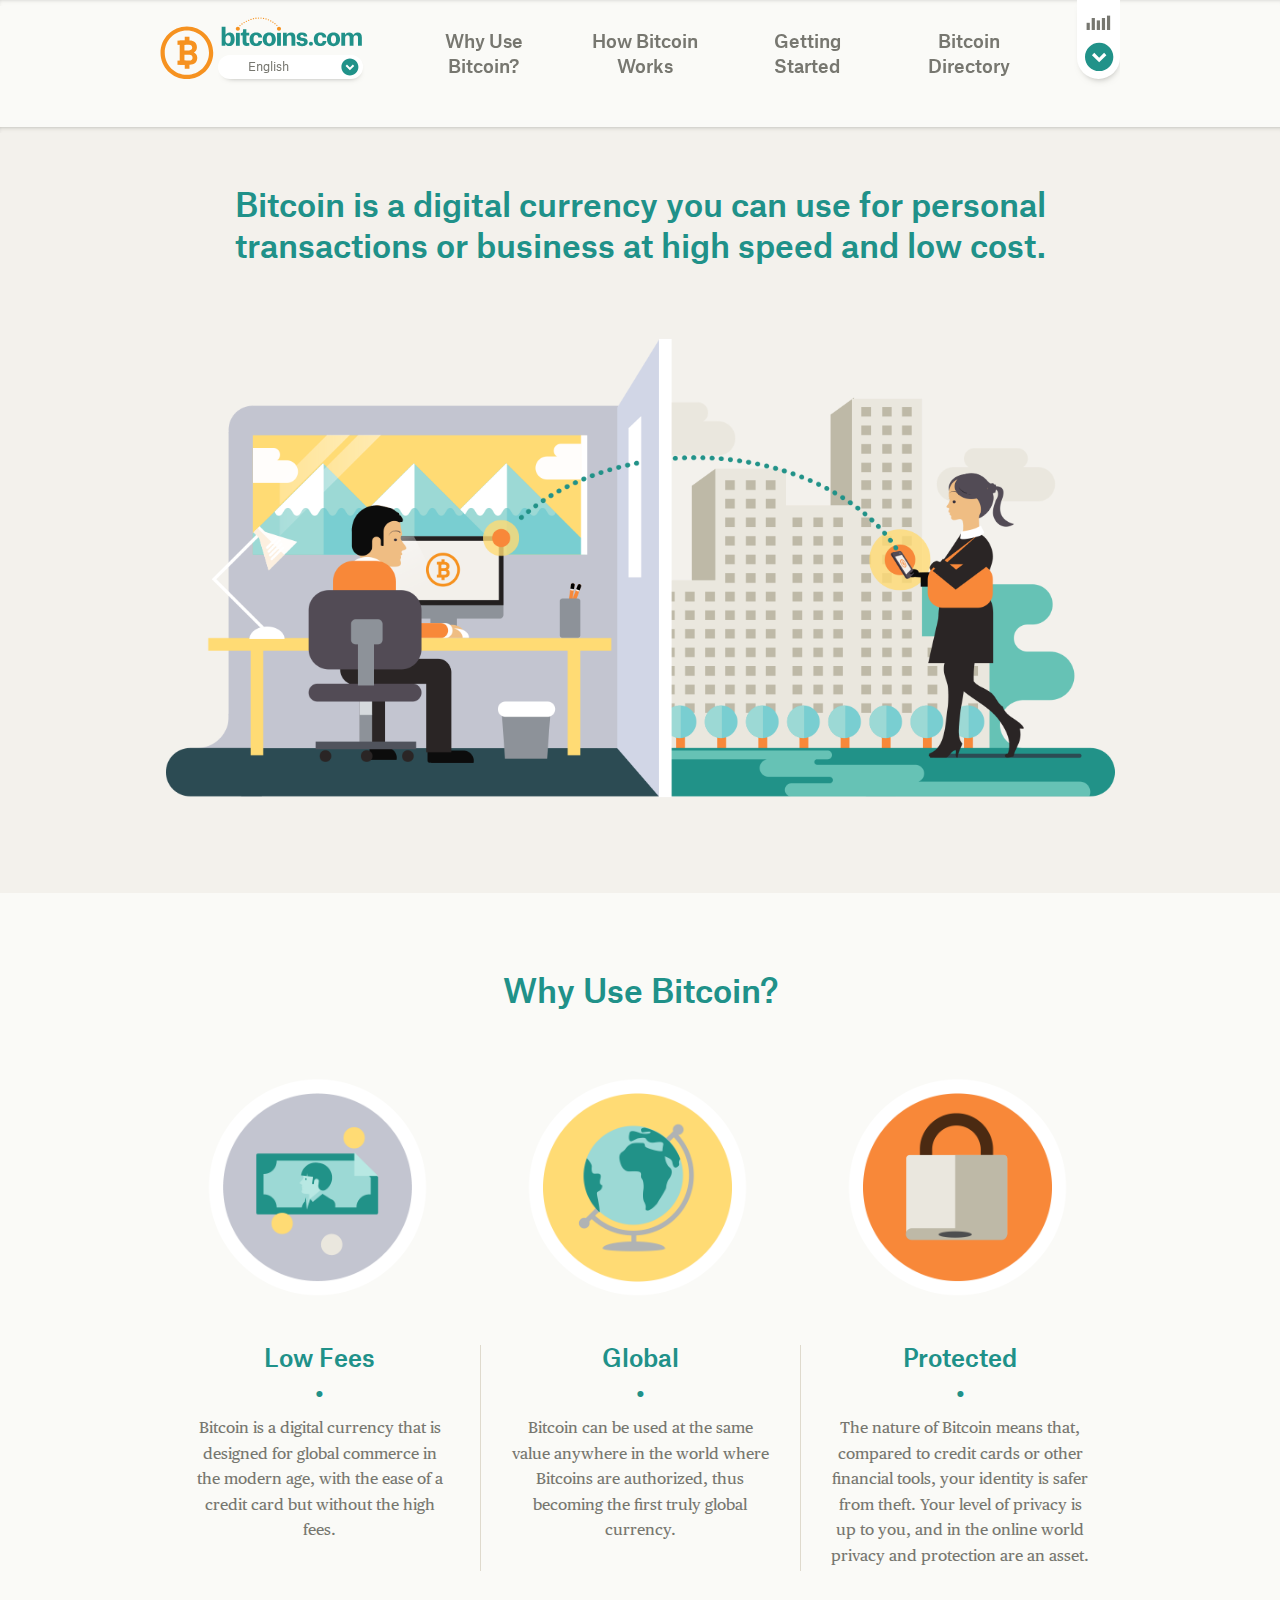
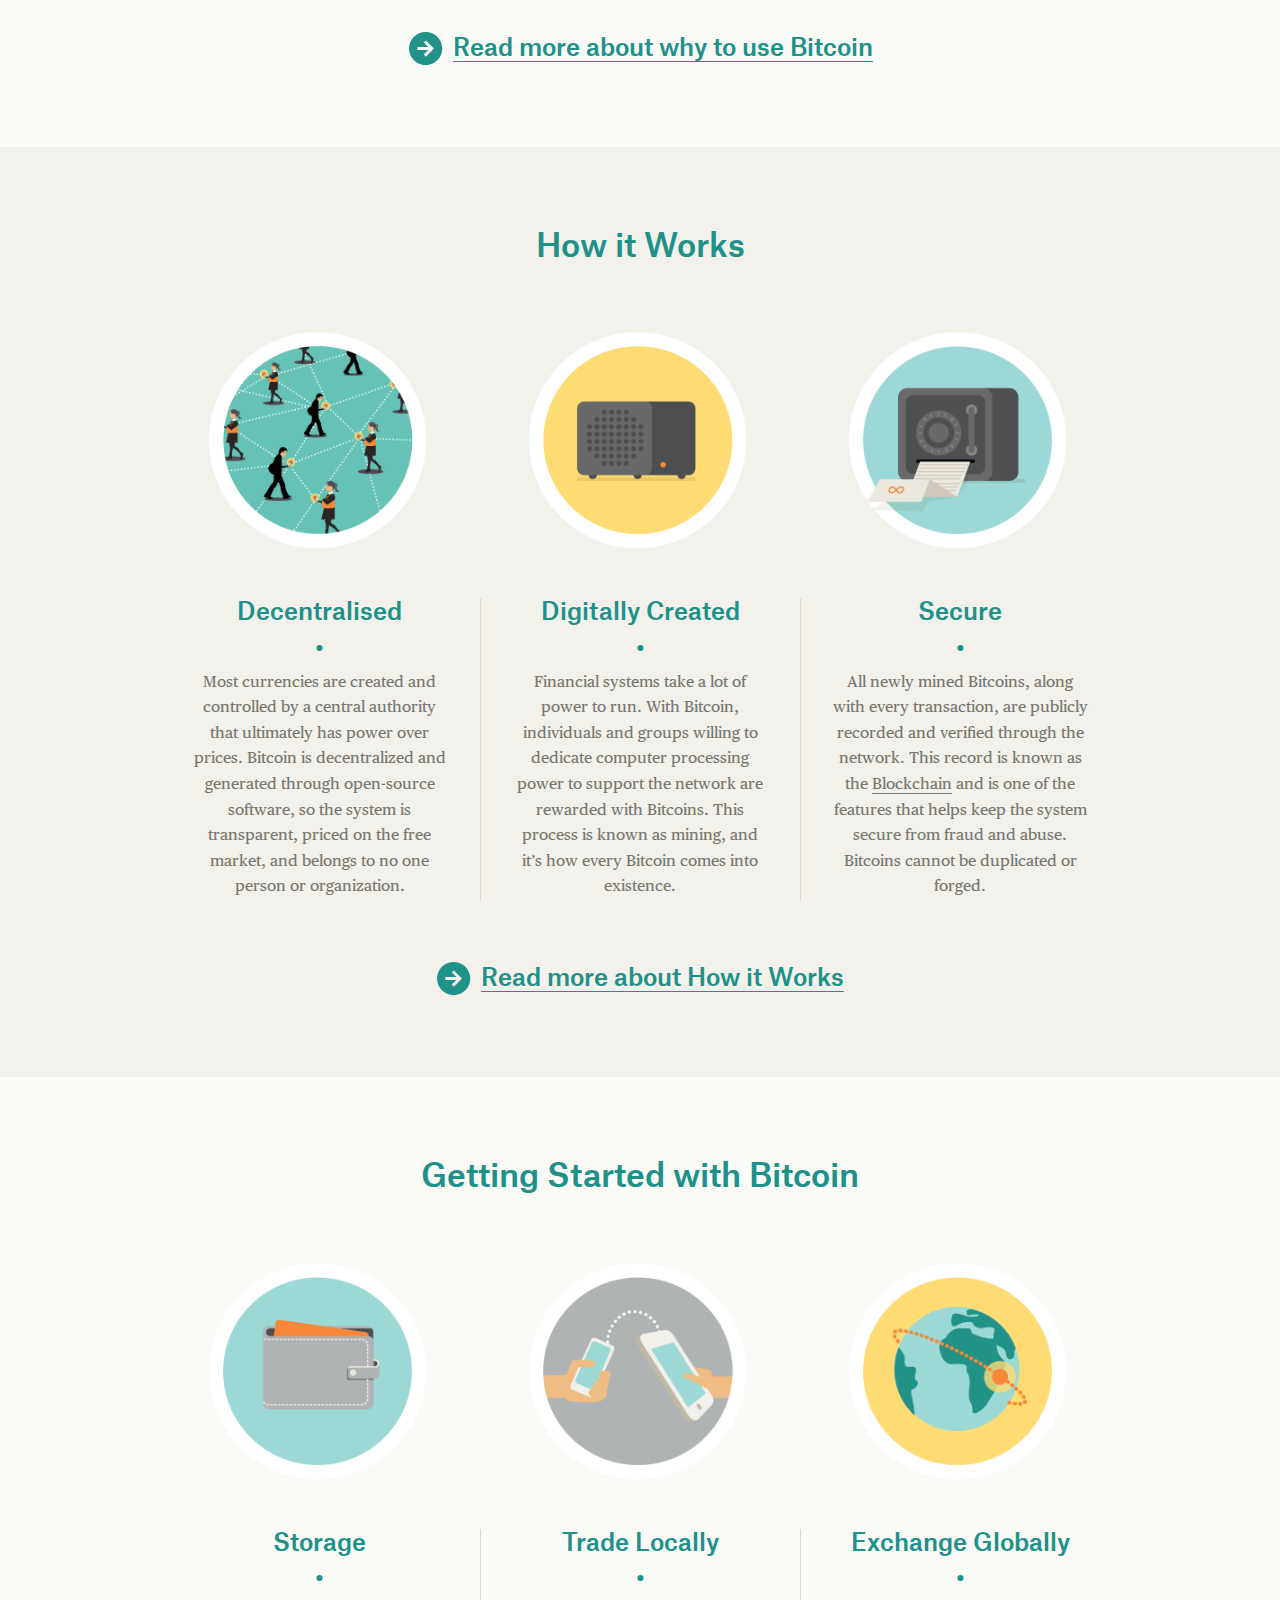
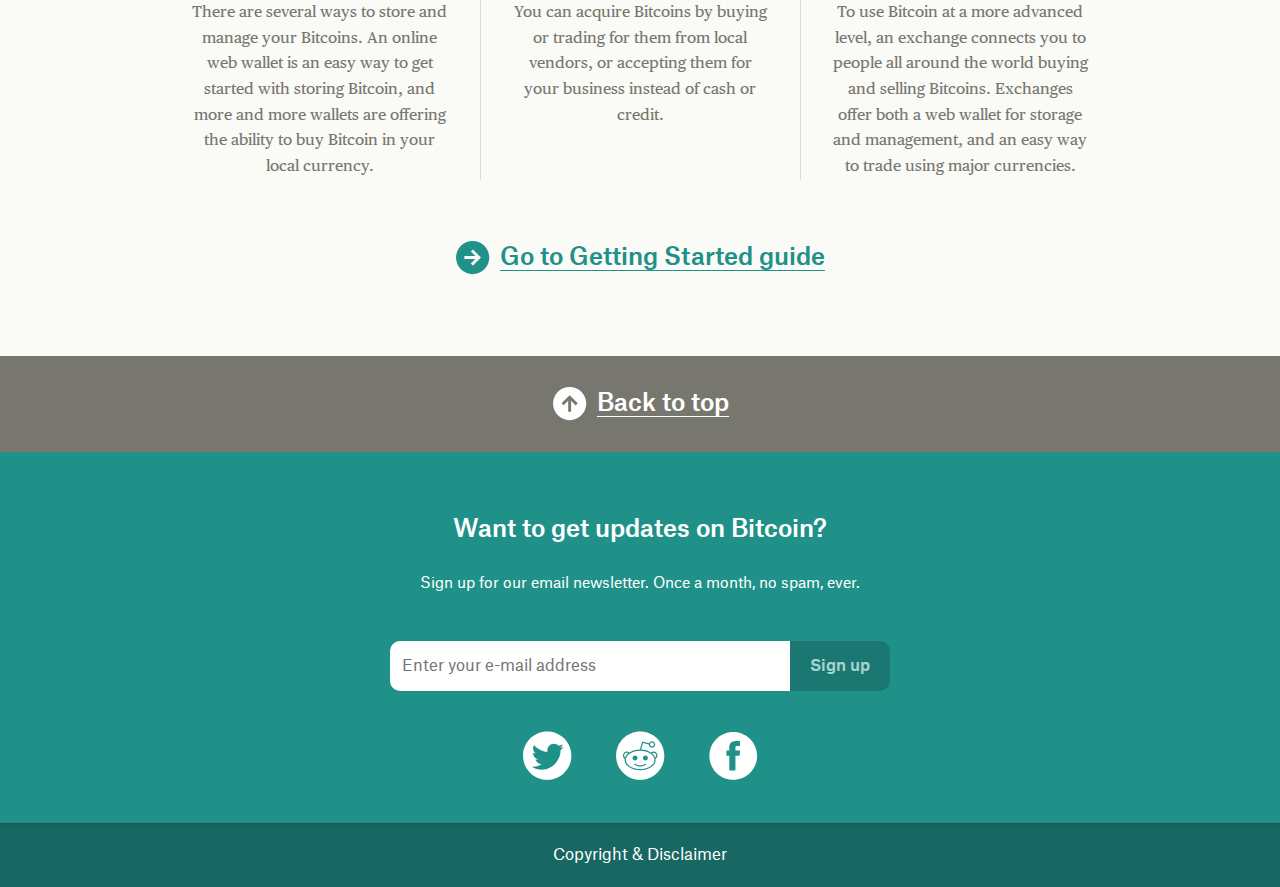
<file: index.html>
<!DOCTYPE html>

<!--[if IEMobile]>      <html class="iemobile site__background" lang="en">            <![endif]-->
<!--[if lt IE 7]>       <html class="no-js site__background ie6 oldie" lang="en">     <![endif]-->
<!--[if IE 7]>          <html class="no-js site__background ie7 oldie" lang="en">     <![endif]-->
<!--[if IE 8]>          <html class="no-js site__background ie8 oldie" lang="en">     <![endif]-->
<!--[if IE 9]>          <html class="no-js site__background ie9" lang="en">           <![endif]-->

<!--[if gt IE 8]><!-->  
<html class="no-js site__background" lang="en"> 
<!--<![endif]-->
    
  <head>
    
    <meta charset="UTF-8">
    <title>Bitcoins.com</title>

    <meta http-equiv="X-UA-Compatible" content="IE=edge,chrome=1">
    <meta name="robots" content="index, follow, noodp">
    <meta name="viewport" content="width=device-width, initial-scale=1.0">

    <meta property="og:title" content="Bitcoins.com">
    <meta property="og:type" content="website">
    <meta property="og:description" content="Bitcoins.com is a comprehensive & easy to understand information site all about Bitcoin, the digital currency.">
    <meta property="og:url" content="http://bitcoins.com">
    <meta property="og:image" content="http://bitcoins.com/opengraph-icon.jpg">
    <meta property="og:image:type" content="image/jpeg">
    <meta property="og:image:width" content="500">
    <meta property="og:image:height" content="500">
        
    <script>
    	document.documentElement.className = document.documentElement.className.replace(/(\s|^)no-js(\s|$)/, '$1' + 'js' + '$2');
    	/* Modernizr 2.6.2 (Custom Build) | MIT & BSD
      * Build: http://modernizr.com/download/#-opacity-csstransforms-csstransforms3d-csstransitions-history-shiv-cssclasses-teststyles-testprop-testallprops-prefixes-domprefixes-load
      */
      ;window.Modernizr=function(a,b,c){function z(a){j.cssText=a}function A(a,b){return z(m.join(a+";")+(b||""))}function B(a,b){return typeof a===b}function C(a,b){return!!~(""+a).indexOf(b)}function D(a,b){for(var d in a){var e=a[d];if(!C(e,"-")&&j[e]!==c)return b=="pfx"?e:!0}return!1}function E(a,b,d){for(var e in a){var f=b[a[e]];if(f!==c)return d===!1?a[e]:B(f,"function")?f.bind(d||b):f}return!1}function F(a,b,c){var d=a.charAt(0).toUpperCase()+a.slice(1),e=(a+" "+o.join(d+" ")+d).split(" ");return B(b,"string")||B(b,"undefined")?D(e,b):(e=(a+" "+p.join(d+" ")+d).split(" "),E(e,b,c))}var d="2.6.2",e={},f=!0,g=b.documentElement,h="modernizr",i=b.createElement(h),j=i.style,k,l={}.toString,m=" -webkit- -moz- -o- -ms- ".split(" "),n="Webkit Moz O ms",o=n.split(" "),p=n.toLowerCase().split(" "),q={},r={},s={},t=[],u=t.slice,v,w=function(a,c,d,e){var f,i,j,k,l=b.createElement("div"),m=b.body,n=m||b.createElement("body");if(parseInt(d,10))while(d--)j=b.createElement("div"),j.id=e?e[d]:h+(d+1),l.appendChild(j);return f=["&#173;",'<style id="s',h,'">',a,"</style>"].join(""),l.id=h,(m?l:n).innerHTML+=f,n.appendChild(l),m||(n.style.background="",n.style.overflow="hidden",k=g.style.overflow,g.style.overflow="hidden",g.appendChild(n)),i=c(l,a),m?l.parentNode.removeChild(l):(n.parentNode.removeChild(n),g.style.overflow=k),!!i},x={}.hasOwnProperty,y;!B(x,"undefined")&&!B(x.call,"undefined")?y=function(a,b){return x.call(a,b)}:y=function(a,b){return b in a&&B(a.constructor.prototype[b],"undefined")},Function.prototype.bind||(Function.prototype.bind=function(b){var c=this;if(typeof c!="function")throw new TypeError;var d=u.call(arguments,1),e=function(){if(this instanceof e){var a=function(){};a.prototype=c.prototype;var f=new a,g=c.apply(f,d.concat(u.call(arguments)));return Object(g)===g?g:f}return c.apply(b,d.concat(u.call(arguments)))};return e}),q.history=function(){return!!a.history&&!!history.pushState},q.opacity=function(){return A("opacity:.55"),/^0.55$/.test(j.opacity)},q.csstransforms=function(){return!!F("transform")},q.csstransforms3d=function(){var a=!!F("perspective");return a&&"webkitPerspective"in g.style&&w("@media (transform-3d),(-webkit-transform-3d){#modernizr{left:9px;position:absolute;height:3px;}}",function(b,c){a=b.offsetLeft===9&&b.offsetHeight===3}),a},q.csstransitions=function(){return F("transition")};for(var G in q)y(q,G)&&(v=G.toLowerCase(),e[v]=q[G](),t.push((e[v]?"":"no-")+v));return e.addTest=function(a,b){if(typeof a=="object")for(var d in a)y(a,d)&&e.addTest(d,a[d]);else{a=a.toLowerCase();if(e[a]!==c)return e;b=typeof b=="function"?b():b,typeof f!="undefined"&&f&&(g.className+=" "+(b?"":"no-")+a),e[a]=b}return e},z(""),i=k=null,function(a,b){function k(a,b){var c=a.createElement("p"),d=a.getElementsByTagName("head")[0]||a.documentElement;return c.innerHTML="x<style>"+b+"</style>",d.insertBefore(c.lastChild,d.firstChild)}function l(){var a=r.elements;return typeof a=="string"?a.split(" "):a}function m(a){var b=i[a[g]];return b||(b={},h++,a[g]=h,i[h]=b),b}function n(a,c,f){c||(c=b);if(j)return c.createElement(a);f||(f=m(c));var g;return f.cache[a]?g=f.cache[a].cloneNode():e.test(a)?g=(f.cache[a]=f.createElem(a)).cloneNode():g=f.createElem(a),g.canHaveChildren&&!d.test(a)?f.frag.appendChild(g):g}function o(a,c){a||(a=b);if(j)return a.createDocumentFragment();c=c||m(a);var d=c.frag.cloneNode(),e=0,f=l(),g=f.length;for(;e<g;e++)d.createElement(f[e]);return d}function p(a,b){b.cache||(b.cache={},b.createElem=a.createElement,b.createFrag=a.createDocumentFragment,b.frag=b.createFrag()),a.createElement=function(c){return r.shivMethods?n(c,a,b):b.createElem(c)},a.createDocumentFragment=Function("h,f","return function(){var n=f.cloneNode(),c=n.createElement;h.shivMethods&&("+l().join().replace(/\w+/g,function(a){return b.createElem(a),b.frag.createElement(a),'c("'+a+'")'})+");return n}")(r,b.frag)}function q(a){a||(a=b);var c=m(a);return r.shivCSS&&!f&&!c.hasCSS&&(c.hasCSS=!!k(a,"article,aside,figcaption,figure,footer,header,hgroup,nav,section{display:block}mark{background:#FF0;color:#000}")),j||p(a,c),a}var c=a.html5||{},d=/^<|^(?:button|map|select|textarea|object|iframe|option|optgroup)$/i,e=/^(?:a|b|code|div|fieldset|h1|h2|h3|h4|h5|h6|i|label|li|ol|p|q|span|strong|style|table|tbody|td|th|tr|ul)$/i,f,g="_html5shiv",h=0,i={},j;(function(){try{var a=b.createElement("a");a.innerHTML="<xyz></xyz>",f="hidden"in a,j=a.childNodes.length==1||function(){b.createElement("a");var a=b.createDocumentFragment();return typeof a.cloneNode=="undefined"||typeof a.createDocumentFragment=="undefined"||typeof a.createElement=="undefined"}()}catch(c){f=!0,j=!0}})();var r={elements:c.elements||"abbr article aside audio bdi canvas data datalist details figcaption figure footer header hgroup mark meter nav output progress section summary time video",shivCSS:c.shivCSS!==!1,supportsUnknownElements:j,shivMethods:c.shivMethods!==!1,type:"default",shivDocument:q,createElement:n,createDocumentFragment:o};a.html5=r,q(b)}(this,b),e._version=d,e._prefixes=m,e._domPrefixes=p,e._cssomPrefixes=o,e.testProp=function(a){return D([a])},e.testAllProps=F,e.testStyles=w,g.className=g.className.replace(/(^|\s)no-js(\s|$)/,"$1$2")+(f?" js "+t.join(" "):""),e}(this,this.document),function(a,b,c){function d(a){return"[object Function]"==o.call(a)}function e(a){return"string"==typeof a}function f(){}function g(a){return!a||"loaded"==a||"complete"==a||"uninitialized"==a}function h(){var a=p.shift();q=1,a?a.t?m(function(){("c"==a.t?B.injectCss:B.injectJs)(a.s,0,a.a,a.x,a.e,1)},0):(a(),h()):q=0}function i(a,c,d,e,f,i,j){function k(b){if(!o&&g(l.readyState)&&(u.r=o=1,!q&&h(),l.onload=l.onreadystatechange=null,b)){"img"!=a&&m(function(){t.removeChild(l)},50);for(var d in y[c])y[c].hasOwnProperty(d)&&y[c][d].onload()}}var j=j||B.errorTimeout,l=b.createElement(a),o=0,r=0,u={t:d,s:c,e:f,a:i,x:j};1===y[c]&&(r=1,y[c]=[]),"object"==a?l.data=c:(l.src=c,l.type=a),l.width=l.height="0",l.onerror=l.onload=l.onreadystatechange=function(){k.call(this,r)},p.splice(e,0,u),"img"!=a&&(r||2===y[c]?(t.insertBefore(l,s?null:n),m(k,j)):y[c].push(l))}function j(a,b,c,d,f){return q=0,b=b||"j",e(a)?i("c"==b?v:u,a,b,this.i++,c,d,f):(p.splice(this.i++,0,a),1==p.length&&h()),this}function k(){var a=B;return a.loader={load:j,i:0},a}var l=b.documentElement,m=a.setTimeout,n=b.getElementsByTagName("script")[0],o={}.toString,p=[],q=0,r="MozAppearance"in l.style,s=r&&!!b.createRange().compareNode,t=s?l:n.parentNode,l=a.opera&&"[object Opera]"==o.call(a.opera),l=!!b.attachEvent&&!l,u=r?"object":l?"script":"img",v=l?"script":u,w=Array.isArray||function(a){return"[object Array]"==o.call(a)},x=[],y={},z={timeout:function(a,b){return b.length&&(a.timeout=b[0]),a}},A,B;B=function(a){function b(a){var a=a.split("!"),b=x.length,c=a.pop(),d=a.length,c={url:c,origUrl:c,prefixes:a},e,f,g;for(f=0;f<d;f++)g=a[f].split("="),(e=z[g.shift()])&&(c=e(c,g));for(f=0;f<b;f++)c=x[f](c);return c}function g(a,e,f,g,h){var i=b(a),j=i.autoCallback;i.url.split(".").pop().split("?").shift(),i.bypass||(e&&(e=d(e)?e:e[a]||e[g]||e[a.split("/").pop().split("?")[0]]),i.instead?i.instead(a,e,f,g,h):(y[i.url]?i.noexec=!0:y[i.url]=1,f.load(i.url,i.forceCSS||!i.forceJS&&"css"==i.url.split(".").pop().split("?").shift()?"c":c,i.noexec,i.attrs,i.timeout),(d(e)||d(j))&&f.load(function(){k(),e&&e(i.origUrl,h,g),j&&j(i.origUrl,h,g),y[i.url]=2})))}function h(a,b){function c(a,c){if(a){if(e(a))c||(j=function(){var a=[].slice.call(arguments);k.apply(this,a),l()}),g(a,j,b,0,h);else if(Object(a)===a)for(n in m=function(){var b=0,c;for(c in a)a.hasOwnProperty(c)&&b++;return b}(),a)a.hasOwnProperty(n)&&(!c&&!--m&&(d(j)?j=function(){var a=[].slice.call(arguments);k.apply(this,a),l()}:j[n]=function(a){return function(){var b=[].slice.call(arguments);a&&a.apply(this,b),l()}}(k[n])),g(a[n],j,b,n,h))}else!c&&l()}var h=!!a.test,i=a.load||a.both,j=a.callback||f,k=j,l=a.complete||f,m,n;c(h?a.yep:a.nope,!!i),i&&c(i)}var i,j,l=this.yepnope.loader;if(e(a))g(a,0,l,0);else if(w(a))for(i=0;i<a.length;i++)j=a[i],e(j)?g(j,0,l,0):w(j)?B(j):Object(j)===j&&h(j,l);else Object(a)===a&&h(a,l)},B.addPrefix=function(a,b){z[a]=b},B.addFilter=function(a){x.push(a)},B.errorTimeout=1e4,null==b.readyState&&b.addEventListener&&(b.readyState="loading",b.addEventListener("DOMContentLoaded",A=function(){b.removeEventListener("DOMContentLoaded",A,0),b.readyState="complete"},0)),a.yepnope=k(),a.yepnope.executeStack=h,a.yepnope.injectJs=function(a,c,d,e,i,j){var k=b.createElement("script"),l,o,e=e||B.errorTimeout;k.src=a;for(o in d)k.setAttribute(o,d[o]);c=j?h:c||f,k.onreadystatechange=k.onload=function(){!l&&g(k.readyState)&&(l=1,c(),k.onload=k.onreadystatechange=null)},m(function(){l||(l=1,c(1))},e),i?k.onload():n.parentNode.insertBefore(k,n)},a.yepnope.injectCss=function(a,c,d,e,g,i){var e=b.createElement("link"),j,c=i?h:c||f;e.href=a,e.rel="stylesheet",e.type="text/css";for(j in d)e.setAttribute(j,d[j]);g||(n.parentNode.insertBefore(e,n),m(c,0))}}(this,document),Modernizr.load=function(){yepnope.apply(window,[].slice.call(arguments,0))};
    </script>

    <link rel="shortcut icon" href="/assets/img/favicon.ico">
    
    <link rel="apple-touch-icon-precomposed" sizes="144x144" href="/assets/img/illustrations/apple-touch-icon-144x144-precomposed.png">
    <link rel="apple-touch-icon-precomposed" sizes="120x120" href="/assets/img/illustrations/apple-touch-icon-120x120-precomposed.png">
    <link rel="apple-touch-icon-precomposed" sizes="114x114" href="/assets/img/illustrations/apple-touch-icon-114x114-precomposed.png">
    <link rel="apple-touch-icon-precomposed" sizes="72x72" href="/assets/img/illustrations/apple-touch-icon-72x72-precomposed.png">
    <link rel="apple-touch-icon-precomposed" href="/assets/img/illustrations/apple-touch-icon-precomposed.png">

    <!--[if (gt IE 8) | (IEMobile)]><!-->
      <link rel="stylesheet" href="/assets/css/styles.css">
      <script>
        /* grunticon Stylesheet Loader | https://github.com/filamentgroup/grunticon | (c) 2012 Scott Jehl, Filament Group, Inc. | MIT license. */
        window.grunticon=function(e){if(e&&3===e.length){var t=window,n=!(!t.document.createElementNS||!t.document.createElementNS("http://www.w3.org/2000/svg","svg").createSVGRect||!document.implementation.hasFeature("http://www.w3.org/TR/SVG11/feature#Image","1.1")||window.opera&&-1===navigator.userAgent.indexOf("Chrome")),o=function(o){var r=t.document.createElement("link"),a=t.document.getElementsByTagName("script")[0];r.rel="stylesheet",r.href=e[o&&n?0:o?1:2],a.parentNode.insertBefore(r,a)},r=new t.Image;r.onerror=function(){o(!1)},r.onload=function(){o(1===r.width&&1===r.height)},r.src="[data-uri]"}};grunticon( [ "/assets/icons/icons.data.svg.css", "/assets/icons/icons.fallback.css", "/assets/icons/icons.fallback.css" ] );
      </script>
      <noscript><link href="/assets/icons/icons.fallback.css" rel="stylesheet"></noscript>
    <!--<![endif]-->

    <!--[if (lt IE 9) & (!IEMobile)]>
      <link rel="stylesheet" href="/assets/css/ie-styles.css">
      <link rel="stylesheet" href="/assets/icons/icons.ie.css">
    <![endif]-->

  </head>

  <body id="top">
    
    <!-- /////////////////////////////////// Empty divs used for javascript hooks - do not remove! -->

    <div id="js__opacity-hack"></div>
    <div id="js__media-check"></div>

    <!-- /////////////////////////////////// Site Content Container -->

    <div class="js__outside-drawer" style="display: block;">

      <span class="panel__shadow--subtle"></span>

      <!-- /////////////////////////////////// Navigation -->
      
        <div class="nav-data js__data-drawer">
          
          <div class="data">

            <div class="data__info">
              
              <h2 class="data__title">Live BTC Price</h2>

              <div class="data__text-wrap">
                
                <span class="data__price">¥11,675.575</span>
                
                <form id="data__form" class="data__select-wrap">
                  
                  <!-- /////////////////////////////////// Default exchange select elements - value and content should be changed based on user choice -->

                  <select name="Exchange" id="exchange_select" class="dropdown_select" data-func="dropdown" data-child="#exchange_dropdown">
                    <option selected="selected" value="mt_gox">Mt. Gox</option>
                    <option value="soon">Coming soon...</option>
                  </select>

                  <dl id="exchange_dropdown" class="dropdown" data-drawer="true" data-parent="#exchange_select">
                    <dt class="round-corners box__shadow">
                      <span class="icon-down_arrow dropdown__icon"></span>
                      <a href="#" tabindex="-1">

                      </a>
                    </dt>
                  </dl>
                  
                  <!-- /////////////////////////////////// Default currency select elements - value and content should be changed based on user choice -->

                  <select name="Currency" id="currency_select" class="dropdown_select" data-func="dropdown" data-child="#currency_dropdown">
                    <option selected="selected" value="usd">USD</option>
                    <option value="eur">EUR</option>
                    <option value="jpy">JPY</option>
                    <option value="cad">CAD</option>
                    <option value="gbp">GBP</option>
                    <option value="chf">CHF</option>
                    <option value="rub">RUB</option>
                    <option value="sek">SEK</option>
                    <option value="dkk">DKK</option>
                    <option value="hkd">HKD</option>
                    <option value="pln">PLN</option>
                    <option value="cny">CNY</option>
                    <option value="sgd">SGD</option>
                    <option value="gbp">GBP</option>
                    <option value="thb">THB</option>
                    <option value="nzd">NZD</option>
                    <option value="nok">NOK</option>
                  </select>

                  <dl id="currency_dropdown" class="dropdown" data-scroll="true" data-drawer="true" data-parent="#currency_select">
                    <dt class="round-corners box__shadow">
                      <span class="icon-down_arrow dropdown__icon"></span>
                      <a href="#" tabindex="-1">

                      </a>
                    </dt>
                  </dl>

                  <input type="submit" class="dropdown_submit" value="Submit"></input>
                  
                </form>

              </div>

            </div>

            <div class="data__graph">

              <h2 class="data__title">Recent Price &amp; Volume</h2>

              <div class="data__media">

                <!--  ////////////////////////////////// The image for the data drawer should be 1440px (wide) by 300px (tall)  -->
                <img class="data__image" src="assets/img/illustrations/data_graph.png" alt="placeholder image" />

              </div>

            </div>

          </div>

        </div>

        <nav class="nav">

          <div class="nav-header">
            
            <a href="/" class="nav-header__logos">
              <span class="icon-btc_mark"></span>
              <span class="icon-BTC_logo"></span>
            </a>

            <div class="select--drop__wrap">
              
              <dl id="language_dropdown" class="dropdown dd__closed" data-option="flags" data-parent="#language_select">
                <dt class="round-corners box__shadow">
                  <span class="icon-down_arrow dropdown__icon"></span>
                  <a href="#">

                  </a>
                </dt>
              </dl>

            </div>

            <a id="click_menu" class="nav-header__toggle" data-func="toggle_nav" data-state="js__activate-menu" href="#">
              <span class="nav-header__icon icon-mobile_menu"></span>
            </a>

          </div> 

          <div class="nav-menu js__nav-drawer">
                          
            <div class="nav-menu__select-wrap">
              
              <span id="myFlag"></span>
              <span class="icon-down_arrow nav-menu__dropdown"></span>

              <form id="language_form" action="" method="GET">

                <!-- /////////////////////////////////// Default language select elements - value and content should be changed based on user choice -->
                
                <select class="nav-menu__select dropdown_select" name="Locale" id="language_select" data-func="dropdown" data-child="#language_dropdown">

                  <option selected="selected" value="en">English</option>
                  <option value="soon">Coming soon...</option>

                  <!-- ///////////////// language options for when the translations are complete...

                    <option value="jp">日本語</option>
                    <option value="fr">Français</option>
                    <option value="de">Deutsch</option>
                    <option value="cn1">繁體中文</option>
                    <option value="cn2">简体中文</option>
                    <option value="es">Español</option>
                    <option value="ru">Pусский</option>
                    <option value="dk">Nederlands</option>
                    <option value="pl">Polski</option> 

                  -->

                </select>

                <input type="submit" class="dropdown_submit" value="Submit"></input>

              </form>

            </div>

            <div class="nav-menu__link nav-data__toggle">
              
              <span class="icon-graph_icon"></span>    
              <a id="click_data" class="icon-up_arrow nav-data__toggle-btn" data-func="toggle_nav" data-state="js__activate-menu" href="#"></a>

            </div>

            <div class="nav-menu__list">

                <!-- /////////////////////////////////// Note active classes to drive current page link style -->

                <a class="nav-menu__link " href="/why-use-bitcoin.html">Why Use Bitcoin?</a>
                
                <a class="nav-menu__link " href="/how-bitcoin-works.html">How Bitcoin Works</a>

                <a class="nav-menu__link " href="/getting-started.html">Getting Started</a>

                <a class="nav-menu__link " href="/directory.html">Bitcoin Directory</a>

            </div>      

          </div>

        </nav>

      <!-- /////////////////////////////////// Page Content -->
      
      <header class="hero">

        <span class="panel__shadow"></span>
        <h2 class="hero__headline">Bitcoin is a digital currency you can use for personal transactions or business at high speed and low cost.</h2>

        <div class="hero__image-wrap">
          <img class="hero__image" src="assets/img/illustrations/top_page_hero.png" alt="People using bitcoin" />
        </div>

      </header>
      
      <div class="three-up">

        <div class="l__contained">

          <h2 class="three-up__heading">Why Use Bitcoin?</h2>

          <div class="three-up__wrapper js__transition-parent" data-id="0">

            <div class="three-up__float id-0 js__transition-child active">

              <h3 class="three-up__collapse-header--alt">Low Fees</h3>

              <div class="three-up__media id-0">
                <img class="three-up__image" src="assets/img/illustrations/low_fees.png" alt="something something something..." />
              </div>

              <div class="three-up__info id-0">

                <h3 class="three-up__sub-heading">Low Fees</h3>
                
                <p class="three-up__text">Bitcoin is a digital currency that is designed for global commerce in the modern age, with the ease of a credit card but without the high fees.</p>

              </div>

            </div>

            <div class="three-up__float id-1 js__transition-child">

              <div class="three-up__collapse-toggle id-1">

                <h3 class="three-up__collapse-header three-up__collapse__icon js__collapsed" data-toggle="collapse" data-target="#0-1">Global</h3>

              </div>

              <div id="0-1" class="three-up__collapse-wrapper js__collapse">

              <div class="three-up__media id-1">
                <img class="three-up__image" src="assets/img/illustrations/global.png" alt="something something something..." />
              </div>

              <div class="three-up__info id-1">

                <h3 class="three-up__sub-heading">Global</h3>
                
                <p class="three-up__text">Bitcoin can be used at the same value anywhere in the world where Bitcoins are authorized, thus becoming the first truly global currency.</p>

              </div>

              </div>

            </div>

            <div class="three-up__float id-2 js__transition-child">

              <div class="three-up__collapse-toggle id-2">

                <h3 class="three-up__collapse-header three-up__collapse__icon js__collapsed" data-toggle="collapse" data-target="#0-2">Protected</h3>

              </div>

              <div id="0-2" class="three-up__collapse-wrapper js__collapse">

              <div class="three-up__media id-2">
                <img class="three-up__image" src="assets/img/illustrations/protected.png" alt="something something something..." />
              </div>

              <div class="three-up__info id-2">

                <h3 class="three-up__sub-heading">Protected</h3>
                
                <p class="three-up__text">The nature of Bitcoin means that, compared to credit cards or other financial tools, your identity is safer from theft. Your level of privacy is up to you, and in the online world privacy and protection are an asset.</p>

              </div>

              </div>

            </div>

          </div>

          <a href="why-use-bitcoin.html"  class="link__wrapper">
            <div class="icon-green_arrow link__icon"></div>
            <div class="link__text-wrap">
              <span class="link__text">Read more about why to use Bitcoin</span>
            </div>
          </a>

        </div>

      </div> 
      
      <div class="three-up--alt">

        <div class="l__contained">

          <h2 class="three-up__heading">How it Works</h2>

          <div class="three-up__wrapper js__transition-parent" data-id="1">

            <div class="three-up__float id-0 js__transition-child active">

              <h3 class="three-up__collapse-header--alt">Decentralised</h3>

              <div class="three-up__media id-0">
                <img class="three-up__image" src="assets/img/illustrations/decentralised.png" alt="something something something..." />
              </div>

              <div class="three-up__info id-0">

                <h3 class="three-up__sub-heading">Decentralised</h3>
                
                <p class="three-up__text">Most currencies are created and controlled by a central authority that ultimately has power over prices. Bitcoin is decentralized and generated through open-source software, so the system is transparent, priced on the free market, and belongs to no one person or organization.</p>

              </div>

            </div>

            <div class="three-up__float id-1 js__transition-child">

              <div class="three-up__collapse-toggle id-1">

                <h3 class="three-up__collapse-header three-up__collapse__icon js__collapsed" data-toggle="collapse" data-target="#1-1">Digitally Created</h3>

              </div>

              <div id="1-1" class="three-up__collapse-wrapper js__collapse">

              <div class="three-up__media id-1">
                <img class="three-up__image" src="assets/img/illustrations/digitally_created.png" alt="something something something..." />
              </div>

              <div class="three-up__info id-1">

                <h3 class="three-up__sub-heading">Digitally Created</h3>
                
                <p class="three-up__text">Financial systems take a lot of power to run. With Bitcoin, individuals and groups willing to dedicate computer processing power to support the network are rewarded with Bitcoins. This process is known as mining, and it’s how every Bitcoin comes into existence.</p>

              </div>

              </div>

            </div>

            <div class="three-up__float id-2 js__transition-child">

              <div class="three-up__collapse-toggle id-2">

                <h3 class="three-up__collapse-header three-up__collapse__icon js__collapsed" data-toggle="collapse" data-target="#1-2">Secure</h3>

              </div>

              <div id="1-2" class="three-up__collapse-wrapper js__collapse">

              <div class="three-up__media id-2">
                <img class="three-up__image" src="assets/img/illustrations/secure.png" alt="something something something..." />
              </div>

              <div class="three-up__info id-2">

                <h3 class="three-up__sub-heading">Secure</h3>
                
                <p class="three-up__text">All newly mined Bitcoins, along with every transaction, are publicly recorded and verified through the network. This record is known as the <a href='http://blockchain.info/' target='_blank'>Blockchain</a> and is one of the features that helps keep the system secure from fraud and abuse. Bitcoins cannot be duplicated or forged.</p>

              </div>

              </div>

            </div>

          </div>

          <a href="how-bitcoin-works.html"  class="link__wrapper">
            <div class="icon-green_arrow link__icon"></div>
            <div class="link__text-wrap">
              <span class="link__text">Read more about How it Works</span>
            </div>
          </a>

        </div>

      </div>
      
      <div class="three-up">

        <div class="l__contained">

          <h2 class="three-up__heading">Getting Started with Bitcoin</h2>

          <div class="three-up__wrapper js__transition-parent" data-id="2">

            <div class="three-up__float id-0 js__transition-child active">

              <h3 class="three-up__collapse-header--alt">Storage</h3>

              <div class="three-up__media id-0">
                <img class="three-up__image" src="assets/img/illustrations/storage.png" alt="something something something..." />
              </div>

              <div class="three-up__info id-0">

                <h3 class="three-up__sub-heading">Storage</h3>
                
                <p class="three-up__text">There are several ways to store and manage your Bitcoins. An online web wallet is an easy way to get started with storing Bitcoin, and more and more wallets are offering the ability to buy Bitcoin in your local currency.</p>

              </div>

            </div>

            <div class="three-up__float id-1 js__transition-child">

              <div class="three-up__collapse-toggle id-1">

                <h3 class="three-up__collapse-header three-up__collapse__icon js__collapsed" data-toggle="collapse" data-target="#2-1">Trade Locally</h3>

              </div>

              <div id="2-1" class="three-up__collapse-wrapper js__collapse">

              <div class="three-up__media id-1">
                <img class="three-up__image" src="assets/img/illustrations/trade_locally.png" alt="something something something..." />
              </div>

              <div class="three-up__info id-1">

                <h3 class="three-up__sub-heading">Trade Locally</h3>
                
                <p class="three-up__text">You can acquire Bitcoins by buying or trading for them from local vendors, or accepting them for your business instead of cash or credit.</p>

              </div>

              </div>

            </div>

            <div class="three-up__float id-2 js__transition-child">

              <div class="three-up__collapse-toggle id-2">

                <h3 class="three-up__collapse-header three-up__collapse__icon js__collapsed" data-toggle="collapse" data-target="#2-2">Exchange Globally</h3>

              </div>

              <div id="2-2" class="three-up__collapse-wrapper js__collapse">

              <div class="three-up__media id-2">
                <img class="three-up__image" src="assets/img/illustrations/exchange_globally.png" alt="something something something..." />
              </div>

              <div class="three-up__info id-2">

                <h3 class="three-up__sub-heading">Exchange Globally</h3>
                
                <p class="three-up__text">To use Bitcoin at a more advanced level, an exchange connects you to people all around the world buying and selling Bitcoins. Exchanges offer both a web wallet for storage and management, and an easy way to trade using major currencies.</p>

              </div>

              </div>

            </div>

          </div>

          <a href="getting-started.html"  class="link__wrapper">
            <div class="icon-green_arrow link__icon"></div>
            <div class="link__text-wrap">
              <span class="link__text">Go to Getting Started guide</span>
            </div>
          </a>

        </div>

      </div>

      <!-- /////////////////////////////////// Footer -->
      
      <div class="footer__link-panel">

        <a href="#top" class="footer__link--primary" data-func="scroll_to">
          <div class="icon-white_arrow_up link__icon"></div>
          <div class="link__text-wrap">
            <span class="link__text--rev">Back to top</span>
          </div>
        </a>

      </div>

      <footer class="footer">

        <div class="l__contained">

          <h2 class="footer__text">Want to get updates on Bitcoin?</h2>

          <p class="footer__sub-text">Sign up for our email newsletter. Once a month, no spam, ever.</p>

          <form id="email__form" class="input--footer invalid" novalidate="novalidate">
            <input id="email__input" class="input__text" type="email" spellcheck='false' placeholder="Enter your e-mail address" required></input>
            <input id="email__submit" class="input__button" type="submit" value="Sign up"></input>
          </form>

        </div>    

        <div class="footer-icons__container">
          <span class="footer__icon-box"><a class="icon-twitter footer__icon" href="http://twitter.com/intent/tweet?text=Bitcoins.com+is+a+comprehensive+%26+easy+to+understand+information+site+all+about+Bitcoin%2C+the+digital+currency.&url=http://bitcoins.com" target="_blank"></a></span>
          <span class="footer__icon-box"><a class="icon-reddit footer__icon" href="http://www.reddit.com/submit?url=bitcoins.com" target="_blank"></a></span>
          <span class="footer__icon-box"><a class="icon-facebook footer__icon" href="https://www.facebook.com/sharer/sharer.php?u=http%3A%2F%2Fbitcoins.com" target="_blank"></a></span>
         
        </div>

        <div class="footer__disclaimer-wrap">

          <span class="panel__shadow--footer"></span>

          <a class="footer__collapse" href="#disclaimer" data-toggle="collapse">Copyright &amp; Disclaimer</a>

          <div id="disclaimer" class="footer__disclaimer js__collapse">

            <p>This website belongs to and is operated by Tibanne Co., Ltd, the parent company of MtGox Co., Ltd. MtGox Co., Ltd. operates one of the world's largest Bitcoin exchange at <a href="https://mtgox.com" target="_blank">mtgox.com</a>. Except for <a href="https://mtgox.com" target="_blank">mtgox.com</a>, all services and sites listed or recommended on this site are not affiliated with Tibanne Co., Ltd or MtGox Co., Ltd. Lists and recommendations are provided only for convenience and do not represent an endorsement or guarantee by Tibanne Co., Ltd or MtGox Co., Ltd of these services and sites. No claim shall be accepted and Tibanne Co., Ltd and MtGox Co., Ltd. shall not assume any liability or responsibility with regard to these services and sites.</p>
            
          </div>

        </div>
        
      </footer>

    </div>

<!-- /////////////////////////////////// Scripts -->
<script src="assets/app-js/production/app.min.js"></script>
<script src="assets/scripts/scripts.js"></script>

</body>
  
</html>
</file>
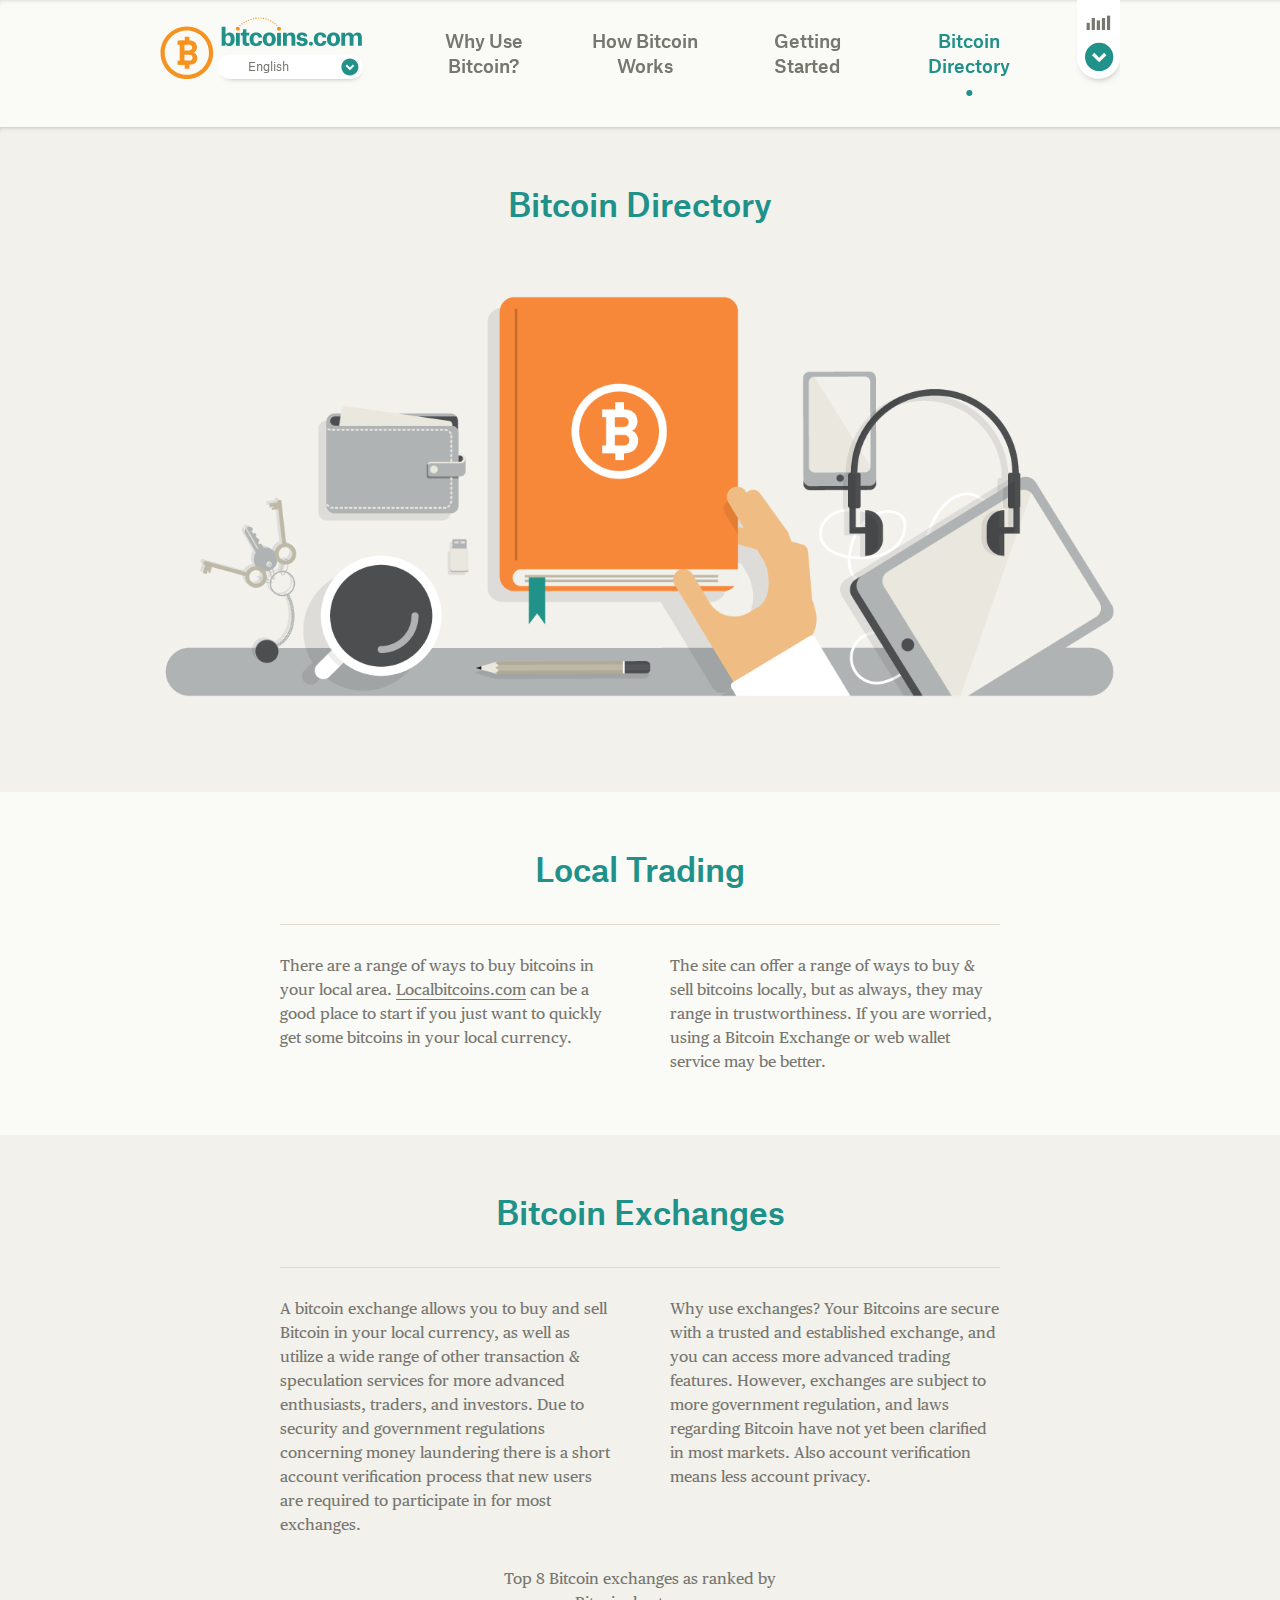
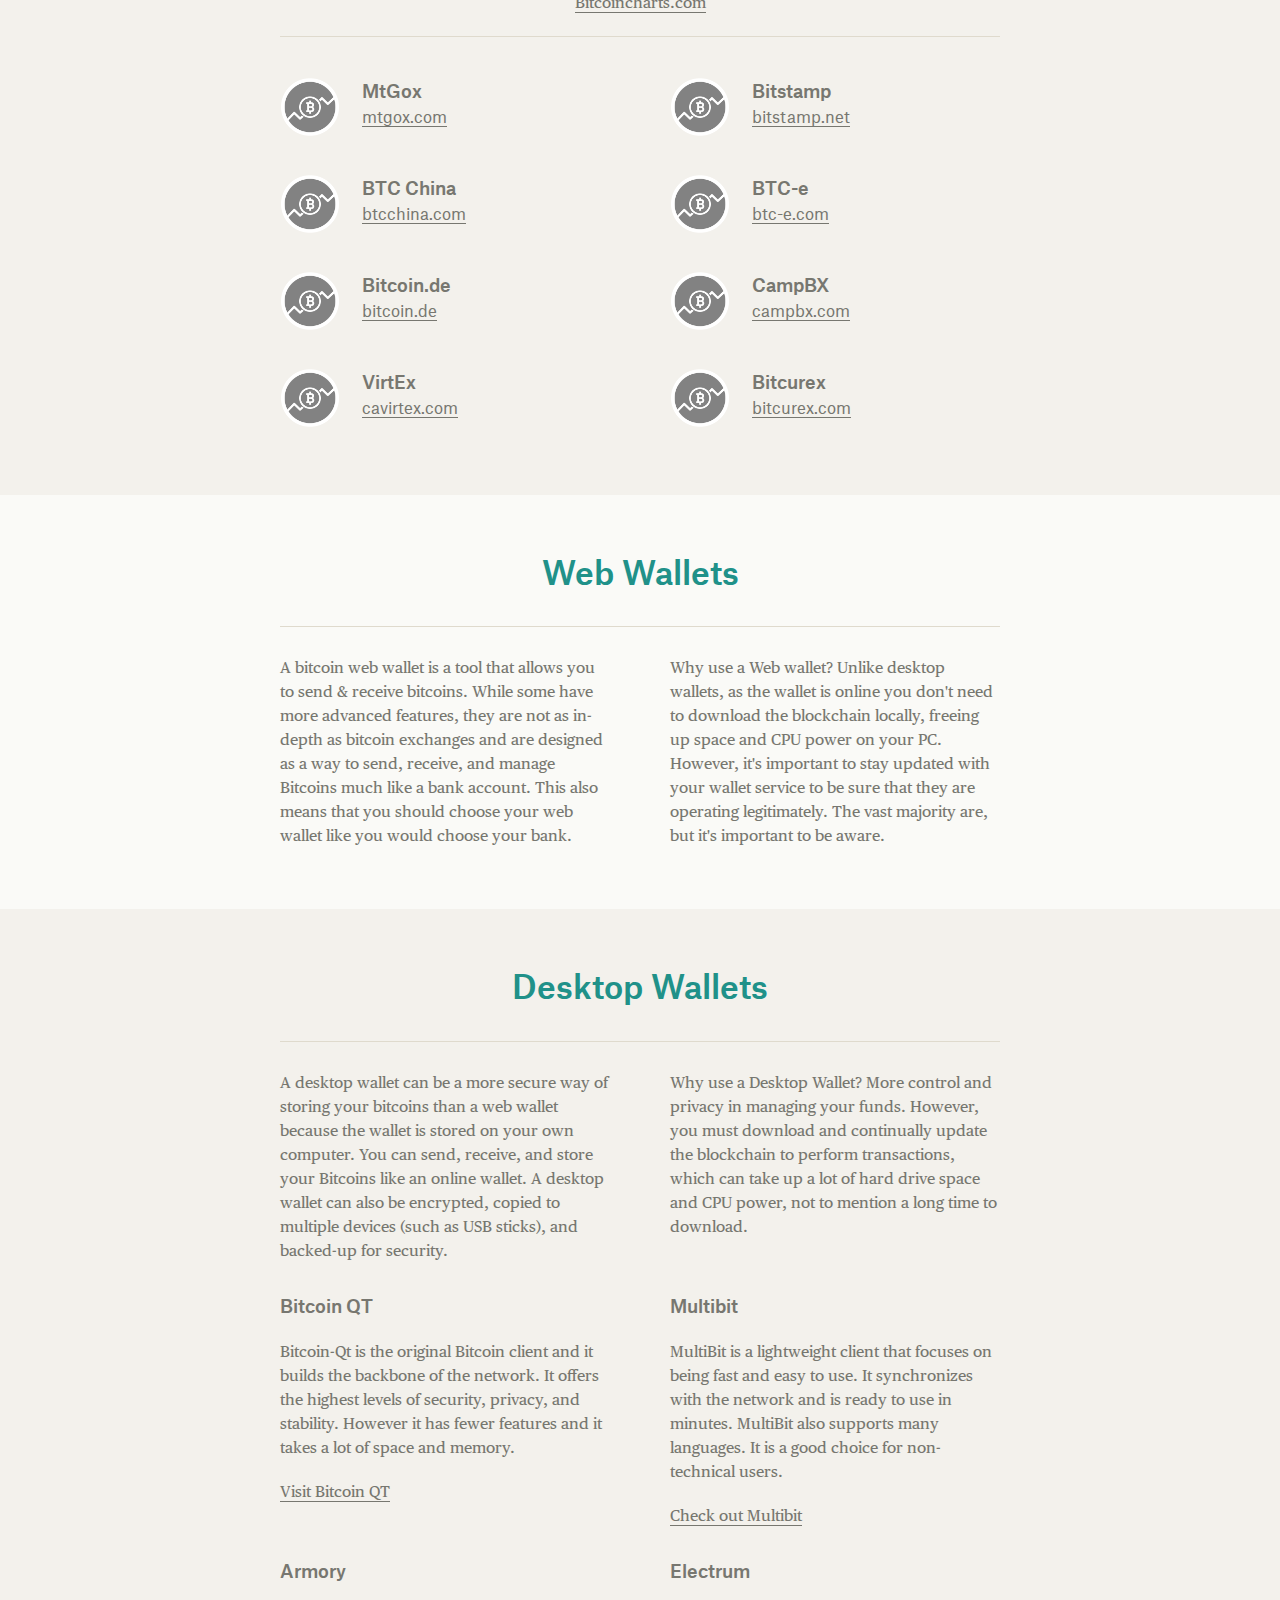
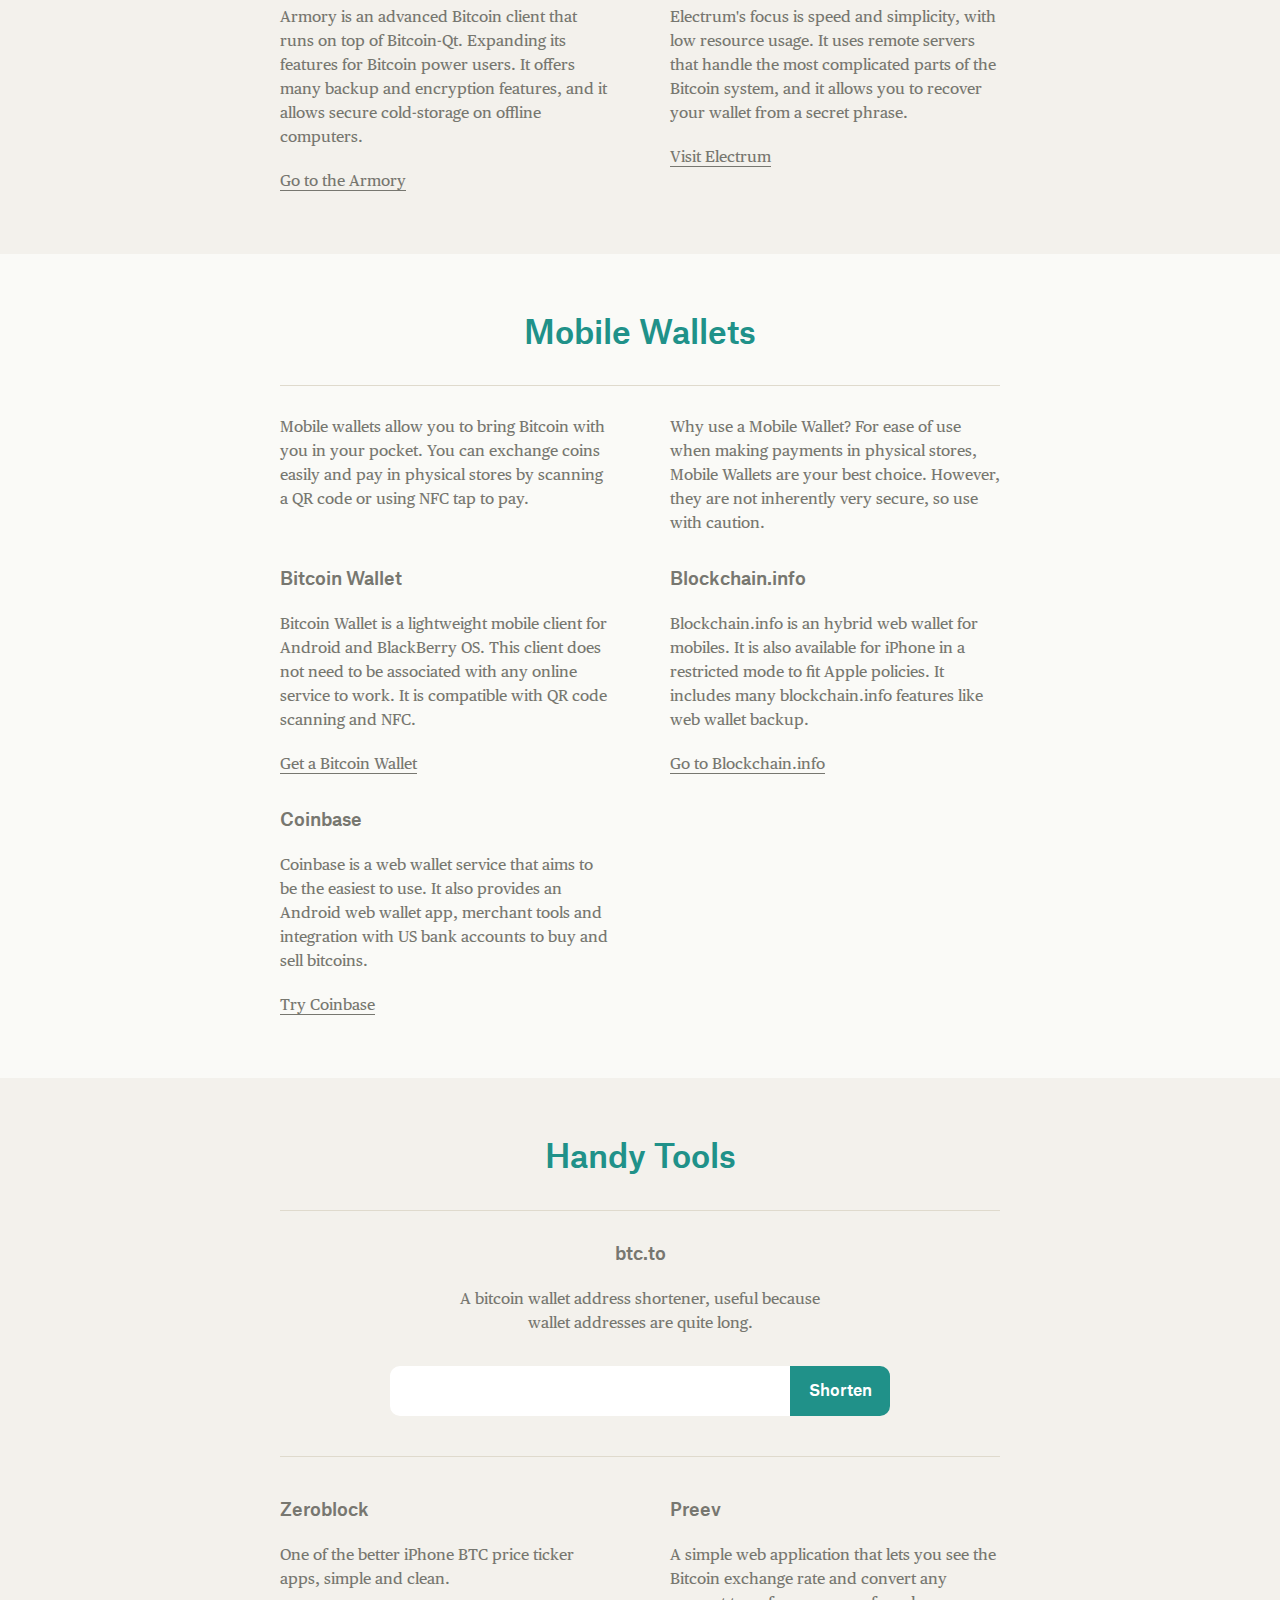
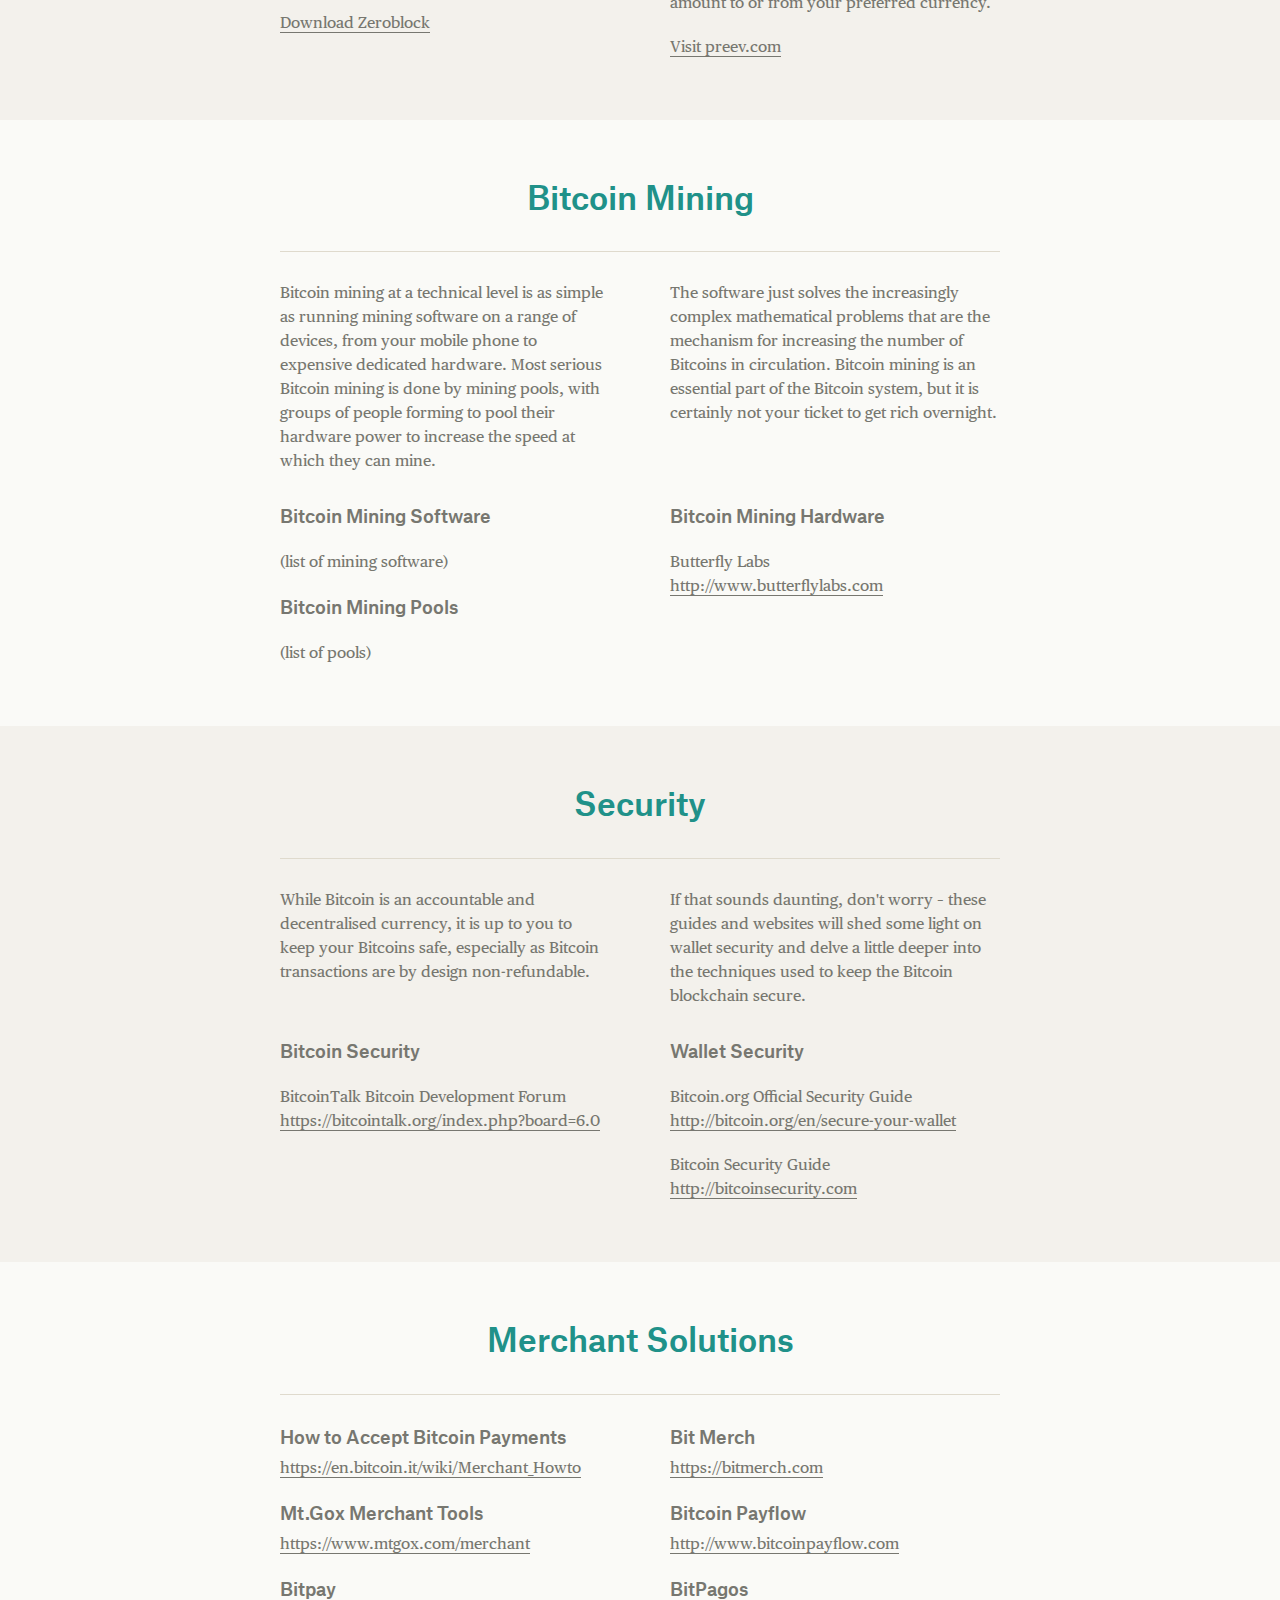
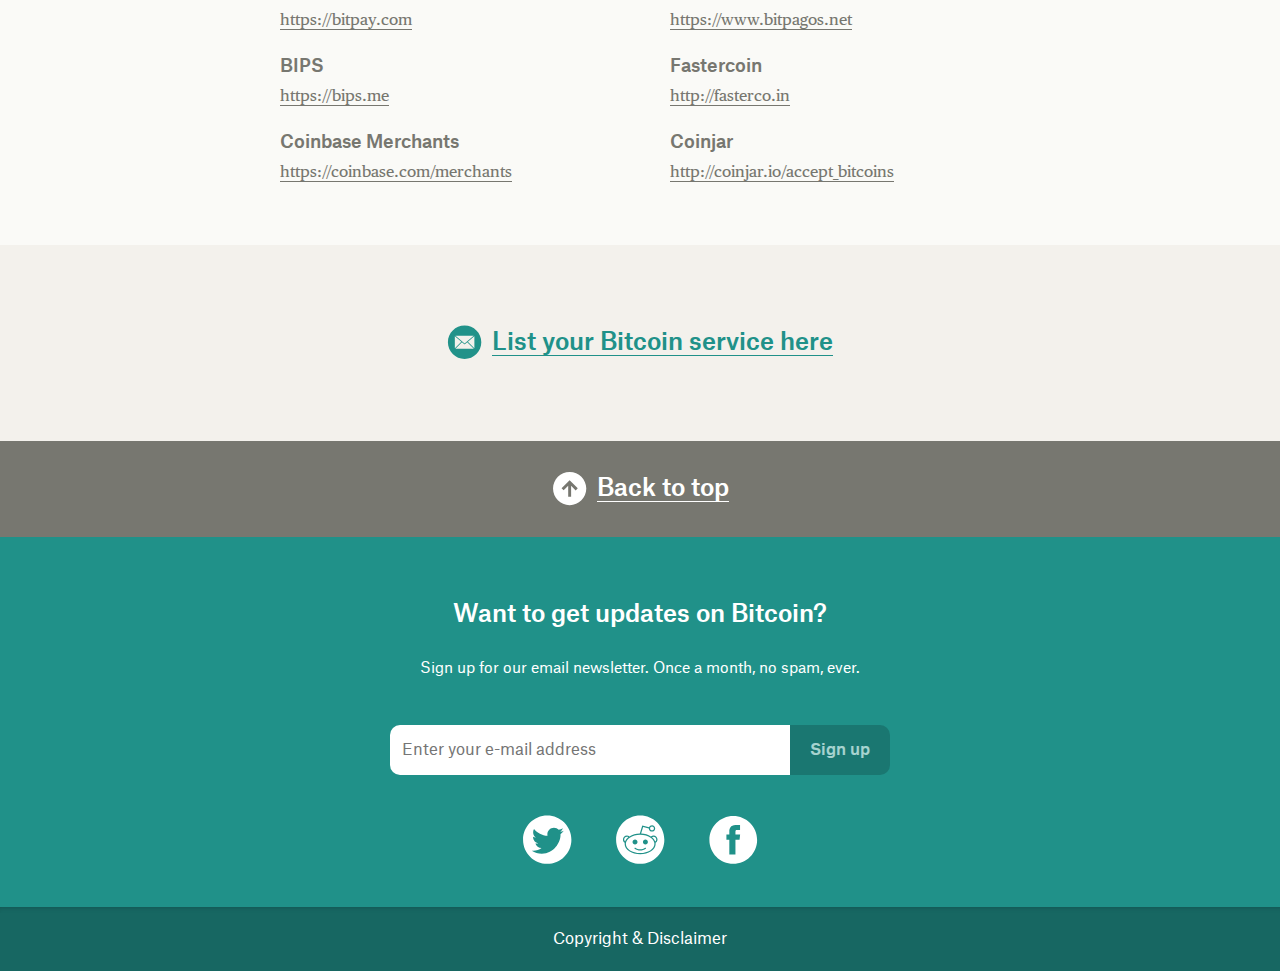
<file: directory.html>
<!DOCTYPE html>

<!--[if IEMobile]>      <html class="iemobile site__background" lang="en">            <![endif]-->
<!--[if lt IE 7]>       <html class="no-js site__background ie6 oldie" lang="en">     <![endif]-->
<!--[if IE 7]>          <html class="no-js site__background ie7 oldie" lang="en">     <![endif]-->
<!--[if IE 8]>          <html class="no-js site__background ie8 oldie" lang="en">     <![endif]-->
<!--[if IE 9]>          <html class="no-js site__background ie9" lang="en">           <![endif]-->

<!--[if gt IE 8]><!-->  
<html class="no-js site__background" lang="en"> 
<!--<![endif]-->
    
  <head>
    
    <meta charset="UTF-8">
    <title>Bitcoins.com - Bitcoin Directory</title>

    <meta http-equiv="X-UA-Compatible" content="IE=edge,chrome=1">
    <meta name="robots" content="index, follow, noodp">
    <meta name="viewport" content="width=device-width, initial-scale=1.0">

    <meta property="og:title" content="Bitcoins.com">
    <meta property="og:type" content="website">
    <meta property="og:description" content="Bitcoins.com is a comprehensive & easy to understand information site all about Bitcoin, the digital currency.">
    <meta property="og:url" content="http://bitcoins.com">
    <meta property="og:image" content="http://bitcoins.com/opengraph-icon.jpg">
    <meta property="og:image:type" content="image/jpeg">
    <meta property="og:image:width" content="500">
    <meta property="og:image:height" content="500">
        
    <script>
    	document.documentElement.className = document.documentElement.className.replace(/(\s|^)no-js(\s|$)/, '$1' + 'js' + '$2');
    	/* Modernizr 2.6.2 (Custom Build) | MIT & BSD
      * Build: http://modernizr.com/download/#-opacity-csstransforms-csstransforms3d-csstransitions-history-shiv-cssclasses-teststyles-testprop-testallprops-prefixes-domprefixes-load
      */
      ;window.Modernizr=function(a,b,c){function z(a){j.cssText=a}function A(a,b){return z(m.join(a+";")+(b||""))}function B(a,b){return typeof a===b}function C(a,b){return!!~(""+a).indexOf(b)}function D(a,b){for(var d in a){var e=a[d];if(!C(e,"-")&&j[e]!==c)return b=="pfx"?e:!0}return!1}function E(a,b,d){for(var e in a){var f=b[a[e]];if(f!==c)return d===!1?a[e]:B(f,"function")?f.bind(d||b):f}return!1}function F(a,b,c){var d=a.charAt(0).toUpperCase()+a.slice(1),e=(a+" "+o.join(d+" ")+d).split(" ");return B(b,"string")||B(b,"undefined")?D(e,b):(e=(a+" "+p.join(d+" ")+d).split(" "),E(e,b,c))}var d="2.6.2",e={},f=!0,g=b.documentElement,h="modernizr",i=b.createElement(h),j=i.style,k,l={}.toString,m=" -webkit- -moz- -o- -ms- ".split(" "),n="Webkit Moz O ms",o=n.split(" "),p=n.toLowerCase().split(" "),q={},r={},s={},t=[],u=t.slice,v,w=function(a,c,d,e){var f,i,j,k,l=b.createElement("div"),m=b.body,n=m||b.createElement("body");if(parseInt(d,10))while(d--)j=b.createElement("div"),j.id=e?e[d]:h+(d+1),l.appendChild(j);return f=["&#173;",'<style id="s',h,'">',a,"</style>"].join(""),l.id=h,(m?l:n).innerHTML+=f,n.appendChild(l),m||(n.style.background="",n.style.overflow="hidden",k=g.style.overflow,g.style.overflow="hidden",g.appendChild(n)),i=c(l,a),m?l.parentNode.removeChild(l):(n.parentNode.removeChild(n),g.style.overflow=k),!!i},x={}.hasOwnProperty,y;!B(x,"undefined")&&!B(x.call,"undefined")?y=function(a,b){return x.call(a,b)}:y=function(a,b){return b in a&&B(a.constructor.prototype[b],"undefined")},Function.prototype.bind||(Function.prototype.bind=function(b){var c=this;if(typeof c!="function")throw new TypeError;var d=u.call(arguments,1),e=function(){if(this instanceof e){var a=function(){};a.prototype=c.prototype;var f=new a,g=c.apply(f,d.concat(u.call(arguments)));return Object(g)===g?g:f}return c.apply(b,d.concat(u.call(arguments)))};return e}),q.history=function(){return!!a.history&&!!history.pushState},q.opacity=function(){return A("opacity:.55"),/^0.55$/.test(j.opacity)},q.csstransforms=function(){return!!F("transform")},q.csstransforms3d=function(){var a=!!F("perspective");return a&&"webkitPerspective"in g.style&&w("@media (transform-3d),(-webkit-transform-3d){#modernizr{left:9px;position:absolute;height:3px;}}",function(b,c){a=b.offsetLeft===9&&b.offsetHeight===3}),a},q.csstransitions=function(){return F("transition")};for(var G in q)y(q,G)&&(v=G.toLowerCase(),e[v]=q[G](),t.push((e[v]?"":"no-")+v));return e.addTest=function(a,b){if(typeof a=="object")for(var d in a)y(a,d)&&e.addTest(d,a[d]);else{a=a.toLowerCase();if(e[a]!==c)return e;b=typeof b=="function"?b():b,typeof f!="undefined"&&f&&(g.className+=" "+(b?"":"no-")+a),e[a]=b}return e},z(""),i=k=null,function(a,b){function k(a,b){var c=a.createElement("p"),d=a.getElementsByTagName("head")[0]||a.documentElement;return c.innerHTML="x<style>"+b+"</style>",d.insertBefore(c.lastChild,d.firstChild)}function l(){var a=r.elements;return typeof a=="string"?a.split(" "):a}function m(a){var b=i[a[g]];return b||(b={},h++,a[g]=h,i[h]=b),b}function n(a,c,f){c||(c=b);if(j)return c.createElement(a);f||(f=m(c));var g;return f.cache[a]?g=f.cache[a].cloneNode():e.test(a)?g=(f.cache[a]=f.createElem(a)).cloneNode():g=f.createElem(a),g.canHaveChildren&&!d.test(a)?f.frag.appendChild(g):g}function o(a,c){a||(a=b);if(j)return a.createDocumentFragment();c=c||m(a);var d=c.frag.cloneNode(),e=0,f=l(),g=f.length;for(;e<g;e++)d.createElement(f[e]);return d}function p(a,b){b.cache||(b.cache={},b.createElem=a.createElement,b.createFrag=a.createDocumentFragment,b.frag=b.createFrag()),a.createElement=function(c){return r.shivMethods?n(c,a,b):b.createElem(c)},a.createDocumentFragment=Function("h,f","return function(){var n=f.cloneNode(),c=n.createElement;h.shivMethods&&("+l().join().replace(/\w+/g,function(a){return b.createElem(a),b.frag.createElement(a),'c("'+a+'")'})+");return n}")(r,b.frag)}function q(a){a||(a=b);var c=m(a);return r.shivCSS&&!f&&!c.hasCSS&&(c.hasCSS=!!k(a,"article,aside,figcaption,figure,footer,header,hgroup,nav,section{display:block}mark{background:#FF0;color:#000}")),j||p(a,c),a}var c=a.html5||{},d=/^<|^(?:button|map|select|textarea|object|iframe|option|optgroup)$/i,e=/^(?:a|b|code|div|fieldset|h1|h2|h3|h4|h5|h6|i|label|li|ol|p|q|span|strong|style|table|tbody|td|th|tr|ul)$/i,f,g="_html5shiv",h=0,i={},j;(function(){try{var a=b.createElement("a");a.innerHTML="<xyz></xyz>",f="hidden"in a,j=a.childNodes.length==1||function(){b.createElement("a");var a=b.createDocumentFragment();return typeof a.cloneNode=="undefined"||typeof a.createDocumentFragment=="undefined"||typeof a.createElement=="undefined"}()}catch(c){f=!0,j=!0}})();var r={elements:c.elements||"abbr article aside audio bdi canvas data datalist details figcaption figure footer header hgroup mark meter nav output progress section summary time video",shivCSS:c.shivCSS!==!1,supportsUnknownElements:j,shivMethods:c.shivMethods!==!1,type:"default",shivDocument:q,createElement:n,createDocumentFragment:o};a.html5=r,q(b)}(this,b),e._version=d,e._prefixes=m,e._domPrefixes=p,e._cssomPrefixes=o,e.testProp=function(a){return D([a])},e.testAllProps=F,e.testStyles=w,g.className=g.className.replace(/(^|\s)no-js(\s|$)/,"$1$2")+(f?" js "+t.join(" "):""),e}(this,this.document),function(a,b,c){function d(a){return"[object Function]"==o.call(a)}function e(a){return"string"==typeof a}function f(){}function g(a){return!a||"loaded"==a||"complete"==a||"uninitialized"==a}function h(){var a=p.shift();q=1,a?a.t?m(function(){("c"==a.t?B.injectCss:B.injectJs)(a.s,0,a.a,a.x,a.e,1)},0):(a(),h()):q=0}function i(a,c,d,e,f,i,j){function k(b){if(!o&&g(l.readyState)&&(u.r=o=1,!q&&h(),l.onload=l.onreadystatechange=null,b)){"img"!=a&&m(function(){t.removeChild(l)},50);for(var d in y[c])y[c].hasOwnProperty(d)&&y[c][d].onload()}}var j=j||B.errorTimeout,l=b.createElement(a),o=0,r=0,u={t:d,s:c,e:f,a:i,x:j};1===y[c]&&(r=1,y[c]=[]),"object"==a?l.data=c:(l.src=c,l.type=a),l.width=l.height="0",l.onerror=l.onload=l.onreadystatechange=function(){k.call(this,r)},p.splice(e,0,u),"img"!=a&&(r||2===y[c]?(t.insertBefore(l,s?null:n),m(k,j)):y[c].push(l))}function j(a,b,c,d,f){return q=0,b=b||"j",e(a)?i("c"==b?v:u,a,b,this.i++,c,d,f):(p.splice(this.i++,0,a),1==p.length&&h()),this}function k(){var a=B;return a.loader={load:j,i:0},a}var l=b.documentElement,m=a.setTimeout,n=b.getElementsByTagName("script")[0],o={}.toString,p=[],q=0,r="MozAppearance"in l.style,s=r&&!!b.createRange().compareNode,t=s?l:n.parentNode,l=a.opera&&"[object Opera]"==o.call(a.opera),l=!!b.attachEvent&&!l,u=r?"object":l?"script":"img",v=l?"script":u,w=Array.isArray||function(a){return"[object Array]"==o.call(a)},x=[],y={},z={timeout:function(a,b){return b.length&&(a.timeout=b[0]),a}},A,B;B=function(a){function b(a){var a=a.split("!"),b=x.length,c=a.pop(),d=a.length,c={url:c,origUrl:c,prefixes:a},e,f,g;for(f=0;f<d;f++)g=a[f].split("="),(e=z[g.shift()])&&(c=e(c,g));for(f=0;f<b;f++)c=x[f](c);return c}function g(a,e,f,g,h){var i=b(a),j=i.autoCallback;i.url.split(".").pop().split("?").shift(),i.bypass||(e&&(e=d(e)?e:e[a]||e[g]||e[a.split("/").pop().split("?")[0]]),i.instead?i.instead(a,e,f,g,h):(y[i.url]?i.noexec=!0:y[i.url]=1,f.load(i.url,i.forceCSS||!i.forceJS&&"css"==i.url.split(".").pop().split("?").shift()?"c":c,i.noexec,i.attrs,i.timeout),(d(e)||d(j))&&f.load(function(){k(),e&&e(i.origUrl,h,g),j&&j(i.origUrl,h,g),y[i.url]=2})))}function h(a,b){function c(a,c){if(a){if(e(a))c||(j=function(){var a=[].slice.call(arguments);k.apply(this,a),l()}),g(a,j,b,0,h);else if(Object(a)===a)for(n in m=function(){var b=0,c;for(c in a)a.hasOwnProperty(c)&&b++;return b}(),a)a.hasOwnProperty(n)&&(!c&&!--m&&(d(j)?j=function(){var a=[].slice.call(arguments);k.apply(this,a),l()}:j[n]=function(a){return function(){var b=[].slice.call(arguments);a&&a.apply(this,b),l()}}(k[n])),g(a[n],j,b,n,h))}else!c&&l()}var h=!!a.test,i=a.load||a.both,j=a.callback||f,k=j,l=a.complete||f,m,n;c(h?a.yep:a.nope,!!i),i&&c(i)}var i,j,l=this.yepnope.loader;if(e(a))g(a,0,l,0);else if(w(a))for(i=0;i<a.length;i++)j=a[i],e(j)?g(j,0,l,0):w(j)?B(j):Object(j)===j&&h(j,l);else Object(a)===a&&h(a,l)},B.addPrefix=function(a,b){z[a]=b},B.addFilter=function(a){x.push(a)},B.errorTimeout=1e4,null==b.readyState&&b.addEventListener&&(b.readyState="loading",b.addEventListener("DOMContentLoaded",A=function(){b.removeEventListener("DOMContentLoaded",A,0),b.readyState="complete"},0)),a.yepnope=k(),a.yepnope.executeStack=h,a.yepnope.injectJs=function(a,c,d,e,i,j){var k=b.createElement("script"),l,o,e=e||B.errorTimeout;k.src=a;for(o in d)k.setAttribute(o,d[o]);c=j?h:c||f,k.onreadystatechange=k.onload=function(){!l&&g(k.readyState)&&(l=1,c(),k.onload=k.onreadystatechange=null)},m(function(){l||(l=1,c(1))},e),i?k.onload():n.parentNode.insertBefore(k,n)},a.yepnope.injectCss=function(a,c,d,e,g,i){var e=b.createElement("link"),j,c=i?h:c||f;e.href=a,e.rel="stylesheet",e.type="text/css";for(j in d)e.setAttribute(j,d[j]);g||(n.parentNode.insertBefore(e,n),m(c,0))}}(this,document),Modernizr.load=function(){yepnope.apply(window,[].slice.call(arguments,0))};
    </script>

    <link rel="shortcut icon" href="/assets/img/favicon.ico">
    
    <link rel="apple-touch-icon-precomposed" sizes="144x144" href="/assets/img/illustrations/apple-touch-icon-144x144-precomposed.png">
    <link rel="apple-touch-icon-precomposed" sizes="120x120" href="/assets/img/illustrations/apple-touch-icon-120x120-precomposed.png">
    <link rel="apple-touch-icon-precomposed" sizes="114x114" href="/assets/img/illustrations/apple-touch-icon-114x114-precomposed.png">
    <link rel="apple-touch-icon-precomposed" sizes="72x72" href="/assets/img/illustrations/apple-touch-icon-72x72-precomposed.png">
    <link rel="apple-touch-icon-precomposed" href="/assets/img/illustrations/apple-touch-icon-precomposed.png">

    <!--[if (gt IE 8) | (IEMobile)]><!-->
      <link rel="stylesheet" href="/assets/css/styles.css">
      <script>
        /* grunticon Stylesheet Loader | https://github.com/filamentgroup/grunticon | (c) 2012 Scott Jehl, Filament Group, Inc. | MIT license. */
        window.grunticon=function(e){if(e&&3===e.length){var t=window,n=!(!t.document.createElementNS||!t.document.createElementNS("http://www.w3.org/2000/svg","svg").createSVGRect||!document.implementation.hasFeature("http://www.w3.org/TR/SVG11/feature#Image","1.1")||window.opera&&-1===navigator.userAgent.indexOf("Chrome")),o=function(o){var r=t.document.createElement("link"),a=t.document.getElementsByTagName("script")[0];r.rel="stylesheet",r.href=e[o&&n?0:o?1:2],a.parentNode.insertBefore(r,a)},r=new t.Image;r.onerror=function(){o(!1)},r.onload=function(){o(1===r.width&&1===r.height)},r.src="[data-uri]"}};grunticon( [ "/assets/icons/icons.data.svg.css", "/assets/icons/icons.fallback.css", "/assets/icons/icons.fallback.css" ] );
      </script>
      <noscript><link href="/assets/icons/icons.fallback.css" rel="stylesheet"></noscript>
    <!--<![endif]-->

    <!--[if (lt IE 9) & (!IEMobile)]>
      <link rel="stylesheet" href="/assets/css/ie-styles.css">
      <link rel="stylesheet" href="/assets/icons/icons.ie.css">
    <![endif]-->

  </head>

  <body id="top">
    
    <!-- /////////////////////////////////// Empty divs used for javascript hooks - do not remove! -->

    <div id="js__opacity-hack"></div>
    <div id="js__media-check"></div>

    <!-- /////////////////////////////////// Site Content Container -->

    <div class="js__outside-drawer" style="display: block;">

      <span class="panel__shadow--subtle"></span>

      <!-- /////////////////////////////////// Navigation -->
      
        <div class="nav-data js__data-drawer">
          
          <div class="data">

            <div class="data__info">
              
              <h2 class="data__title">Live BTC Price</h2>

              <div class="data__text-wrap">
                
                <span class="data__price">¥11,675.575</span>
                
                <form id="data__form" class="data__select-wrap">
                  
                  <!-- /////////////////////////////////// Default exchange select elements - value and content should be changed based on user choice -->

                  <select name="Exchange" id="exchange_select" class="dropdown_select" data-func="dropdown" data-child="#exchange_dropdown">
                    <option selected="selected" value="mt_gox">Mt. Gox</option>
                    <option value="soon">Coming soon...</option>
                  </select>

                  <dl id="exchange_dropdown" class="dropdown" data-drawer="true" data-parent="#exchange_select">
                    <dt class="round-corners box__shadow">
                      <span class="icon-down_arrow dropdown__icon"></span>
                      <a href="#" tabindex="-1">

                      </a>
                    </dt>
                  </dl>
                  
                  <!-- /////////////////////////////////// Default currency select elements - value and content should be changed based on user choice -->

                  <select name="Currency" id="currency_select" class="dropdown_select" data-func="dropdown" data-child="#currency_dropdown">
                    <option selected="selected" value="usd">USD</option>
                    <option value="eur">EUR</option>
                    <option value="jpy">JPY</option>
                    <option value="cad">CAD</option>
                    <option value="gbp">GBP</option>
                    <option value="chf">CHF</option>
                    <option value="rub">RUB</option>
                    <option value="sek">SEK</option>
                    <option value="dkk">DKK</option>
                    <option value="hkd">HKD</option>
                    <option value="pln">PLN</option>
                    <option value="cny">CNY</option>
                    <option value="sgd">SGD</option>
                    <option value="gbp">GBP</option>
                    <option value="thb">THB</option>
                    <option value="nzd">NZD</option>
                    <option value="nok">NOK</option>
                  </select>

                  <dl id="currency_dropdown" class="dropdown" data-scroll="true" data-drawer="true" data-parent="#currency_select">
                    <dt class="round-corners box__shadow">
                      <span class="icon-down_arrow dropdown__icon"></span>
                      <a href="#" tabindex="-1">

                      </a>
                    </dt>
                  </dl>

                  <input type="submit" class="dropdown_submit" value="Submit"></input>
                  
                </form>

              </div>

            </div>

            <div class="data__graph">

              <h2 class="data__title">Recent Price &amp; Volume</h2>

              <div class="data__media">

                <!--  ////////////////////////////////// The image for the data drawer should be 1440px (wide) by 300px (tall)  -->
                <img class="data__image" src="assets/img/illustrations/data_graph.png" alt="placeholder image" />

              </div>

            </div>

          </div>

        </div>

        <nav class="nav">

          <div class="nav-header">
            
            <a href="/" class="nav-header__logos">
              <span class="icon-btc_mark"></span>
              <span class="icon-BTC_logo"></span>
            </a>

            <div class="select--drop__wrap">
              
              <dl id="language_dropdown" class="dropdown dd__closed" data-option="flags" data-parent="#language_select">
                <dt class="round-corners box__shadow">
                  <span class="icon-down_arrow dropdown__icon"></span>
                  <a href="#">

                  </a>
                </dt>
              </dl>

            </div>

            <a id="click_menu" class="nav-header__toggle" data-func="toggle_nav" data-state="js__activate-menu" href="#">
              <span class="nav-header__icon icon-mobile_menu"></span>
            </a>

          </div> 

          <div class="nav-menu js__nav-drawer">
                          
            <div class="nav-menu__select-wrap">
              
              <span id="myFlag"></span>
              <span class="icon-down_arrow nav-menu__dropdown"></span>

              <form id="language_form" action="" method="GET">

                <!-- /////////////////////////////////// Default language select elements - value and content should be changed based on user choice -->
                
                <select class="nav-menu__select dropdown_select" name="Locale" id="language_select" data-func="dropdown" data-child="#language_dropdown">

                  <option selected="selected" value="en">English</option>
                  <option value="soon">Coming soon...</option>

                  <!-- ///////////////// language options for when the translations are complete...

                    <option value="jp">日本語</option>
                    <option value="fr">Français</option>
                    <option value="de">Deutsch</option>
                    <option value="cn1">繁體中文</option>
                    <option value="cn2">简体中文</option>
                    <option value="es">Español</option>
                    <option value="ru">Pусский</option>
                    <option value="dk">Nederlands</option>
                    <option value="pl">Polski</option> 

                  -->

                </select>

                <input type="submit" class="dropdown_submit" value="Submit"></input>

              </form>

            </div>

            <div class="nav-menu__link nav-data__toggle">
              
              <span class="icon-graph_icon"></span>    
              <a id="click_data" class="icon-up_arrow nav-data__toggle-btn" data-func="toggle_nav" data-state="js__activate-menu" href="#"></a>

            </div>

            <div class="nav-menu__list">

                <!-- /////////////////////////////////// Note active classes to drive current page link style -->

                <a class="nav-menu__link " href="/why-use-bitcoin.html">Why Use Bitcoin?</a>
                
                <a class="nav-menu__link " href="/how-bitcoin-works.html">How Bitcoin Works</a>

                <a class="nav-menu__link " href="/getting-started.html">Getting Started</a>

                <a class="nav-menu__link  active " href="/directory.html">Bitcoin Directory</a>

            </div>      

          </div>

        </nav>

      <!-- /////////////////////////////////// Page Content -->
      
      <header class="hero">
        <span class="panel__shadow"></span>
        <h2 class="hero__headline">Bitcoin Directory</h2>

        <div class="hero__image-wrap">
          <img class="hero__image" src="assets/img/illustrations/directory_hero.png" alt="People using bitcoin" />
        </div>
      </header>

      <div class="dir">

        <div class="l__contained">

          <div class="dir__collapse-toggle">
            <h2 data-target="#dir-01" class="dir__collapse-header dir__collapse__icon js__collapsed" data-toggle="collapse">Local Trading</h2>
          </div>

          <div id="dir-01" class="dir__collapse-wrapper js__collapse">

            <h2 class="dir__title">Local Trading</h2>

            <div class="dir__row">

              <div class="dir__item">
                <p>There are a range of ways to buy bitcoins in your local area. <a href="http://localbitcoins.com" target="_blank">Localbitcoins.com</a> can be a good place to start if you just want to quickly get some bitcoins in your local currency.</p>
              </div>

              <div class="dir__item">
                <p>The site can offer a range of ways to buy &amp; sell bitcoins locally, but as always, they may range in trustworthiness. If you are worried, using a Bitcoin Exchange or web wallet service may be better.</p>
              </div>

            </div>

          </div>

        </div>

      </div>

      <div id="exchanges" class="dir site__background--grey">

        <div class="l__contained">

          <div class="dir__collapse-toggle">
            <h2 data-target="#dir-02" class="dir__collapse-header dir__collapse__icon js__collapsed" data-toggle="collapse">Bitcoin Exchanges</h2>
          </div>

          <div id="dir-02" class="dir__collapse-wrapper js__collapse">

            <h2 class="dir__title">Bitcoin Exchanges</h2>

            <div class="dir__row">

              <div class="dir__item">
                <p>A bitcoin exchange allows you to buy and sell Bitcoin in your local currency, as well as utilize a wide range of other transaction &amp; speculation services for more advanced enthusiasts, traders, and investors. Due to security and government regulations concerning money laundering there is a short account verification process that new users are required to participate in for most exchanges.</p>
              </div>

              <div class="dir__item">
                <p>Why use exchanges? Your Bitcoins are secure with a trusted and established exchange, and you can access more advanced trading features. However, exchanges are subject to more government regulation, and laws regarding Bitcoin have not yet been clarified in most markets. Also account verification means less account privacy.</p>
              </div>

            </div>

            <div class="dir__row">

              <div class="dir__item--hero">
                <p>Top 8 Bitcoin exchanges as ranked by <a href="http://bitcoincharts.com" target="_blank">Bitcoincharts.com</a></p>
              </div>

            </div>

            <div class="dir__row--flags">

              <div class="dir__item">
                <div class="flag__media">
                  <img class="flag__media-image" src="assets/img/illustrations/exchange_icon.png">
                </div>
                <div class="flag__media-info">
                  <h3 class="flag__title">MtGox</h3>
                  <a class="flag__link" href="http://mtgox.com" target="_blank">mtgox.com</a>    
                </div>
              </div>

              <div class="dir__item">
                <div class="flag__media">
                  <img class="flag__media-image" src="assets/img/illustrations/exchange_icon.png">
                </div>
                <div class="flag__media-info">
                  <h3 class="flag__title">Bitstamp</h3>
                  <a class="flag__link" href="https://www.bitstamp.net" target="_blank">bitstamp.net</a>
                </div>
              </div>

            </div>

            <div class="dir__row--flags">

              <div class="dir__item">
                <div class="flag__media">
                  <img class="flag__media-image" src="assets/img/illustrations/exchange_icon.png">
                </div>
                <div class="flag__media-info">
                  <h3 class="flag__title">BTC China</h3>
                  <a class="flag__link" href="https://btcchina.com" target="_blank">btcchina.com</a>
                </div>
              </div>

              <div class="dir__item">
                <div class="flag__media">
                  <img class="flag__media-image" src="assets/img/illustrations/exchange_icon.png">
                </div>
                <div class="flag__media-info">
                  <h3 class="flag__title">BTC-e</h3>
                  <a class="flag__link" href="https://btc-e.com/" target="_blank">btc-e.com</a>
                </div>
              </div>

            </div>

            <div class="dir__row--flags">

              <div class="dir__item">
                <div class="flag__media">
                  <img class="flag__media-image" src="assets/img/illustrations/exchange_icon.png">
                </div>
                <div class="flag__media-info">
                  <h3 class="flag__title">Bitcoin.de</h3>
                  <a class="flag__link" href="https://www.bitcoin.de" target="_blank">bitcoin.de</a>
                </div>
              </div>

              <div class="dir__item">
                <div class="flag__media">
                  <img class="flag__media-image" src="assets/img/illustrations/exchange_icon.png">
                </div>
                <div class="flag__media-info">
                  <h3 class="flag__title">CampBX</h3>
                  <a class="flag__link" href="https://campbx.com/" target="_blank">campbx.com</a>
                </div>
              </div>

            </div>

            <div class="dir__row--flags">

              <div class="dir__item">
                <div class="flag__media">
                  <img class="flag__media-image" src="assets/img/illustrations/exchange_icon.png">
                </div>
                <div class="flag__media-info">
                  <h3 class="flag__title">VirtEx</h3>
                  <a class="flag__link" href="https://www.cavirtex.com" target="_blank">cavirtex.com</a>
                </div>
              </div>

              <div class="dir__item">
                <div class="flag__media">
                  <img class="flag__media-image" src="assets/img/illustrations/exchange_icon.png">
                </div>
                <div class="flag__media-info">
                  <h3 class="flag__title">Bitcurex</h3>
                  <a class="flag__link" href="https://bitcurex.com" target="_blank">bitcurex.com</a>
                </div>
              </div>

            </div>

          </div>

        </div>

      </div>

      <div id="wallets" class="dir">

        <div class="l__contained">

          <div class="dir__collapse-toggle">
            <h2 data-target="#dir-03" class="dir__collapse-header dir__collapse__icon js__collapsed" data-toggle="collapse">Web Wallets</h2>
          </div>

          <div id="dir-03" class="dir__collapse-wrapper js__collapse">

            <h2 class="dir__title">Web Wallets</h2>

            <div class="dir__row">

              <div class="dir__item">
                <p>A bitcoin web wallet is a tool that allows you to send &amp; receive bitcoins. While some have more advanced features, they are not as in-depth as bitcoin exchanges and are designed as a way to send, receive, and manage Bitcoins much like a bank account. This also means that you should choose your web wallet like you would choose your bank.</p>
              </div>

              <div class="dir__item">
                <p>Why use a Web wallet? Unlike desktop wallets, as the wallet is online you don't need to download the blockchain locally, freeing up space and CPU power on your PC. However, it's important to stay updated with your wallet service to be sure that they are operating legitimately. The vast majority are, but it's important to be aware.</p>
              </div>

            </div>

          </div>

        </div>

      </div>

      <div class="dir site__background--grey">

        <div class="l__contained">

          <div class="dir__collapse-toggle">
            <h2 data-target="#dir-04" class="dir__collapse-header dir__collapse__icon js__collapsed" data-toggle="collapse">Desktop Wallets</h2>
          </div>

          <div id="dir-04" class="dir__collapse-wrapper js__collapse">

            <h2 class="dir__title">Desktop Wallets</h2>

            <div class="dir__row">

              <div class="dir__item">
                <p>A desktop wallet can be a more secure way of storing your bitcoins than a web wallet because the wallet is stored on your own computer. You can send, receive, and store your Bitcoins like an online wallet. A desktop wallet can also be encrypted, copied to multiple devices (such as USB sticks), and backed-up for security.</p>
              </div>

              <div class="dir__item--underlined">
                <p>Why use a Desktop Wallet? More control and privacy in managing your funds. However, you must download and continually update the blockchain to perform transactions, which can take up a lot of hard drive space and CPU power, not to mention a long time to download.</p>
              </div>

            </div>

            <div class="dir__row">

              <div class="dir__item--underlined">  
                <h3 class="dir__item-title">Bitcoin QT</h3>
                <p>Bitcoin-Qt is the original Bitcoin client and it builds the backbone of the network. It offers the highest levels of security, privacy, and stability. However it has fewer features and it takes a lot of space and memory.</p>
                <p><a href="#" target="_blank">Visit Bitcoin QT</a></p>
              </div>

              <div class="dir__item--underlined">  
                <h3 class="dir__item-title">Multibit</h3>
                <p>MultiBit is a lightweight client that focuses on being fast and easy to use. It synchronizes with the network and is ready to use in minutes. MultiBit also supports many languages. It is a good choice for non-technical users.</p>
                <p><a href="#" target="_blank">Check out Multibit</a></p>
              </div>

            </div>

            <div class="dir__row">

              <div class="dir__item--underlined">  
                <h3 class="dir__item-title">Armory</h3>
                <p>Armory is an advanced Bitcoin client that runs on top of Bitcoin-Qt. Expanding its features for Bitcoin power users. It offers many backup and encryption features, and it allows secure cold-storage on offline computers.</p>
                <p><a href="#" target="_blank">Go to the Armory</a></p>
              </div>

              <div class="dir__item">  
                <h3 class="dir__item-title">Electrum</h3>
                <p>Electrum's focus is speed and simplicity, with low resource usage. It uses remote servers that handle the most complicated parts of the Bitcoin system, and it allows you to recover your wallet from a secret phrase.</p>
                <p><a href="#" target="_blank">Visit Electrum</a></p>
              </div>

            </div>

          </div>

        </div>

      </div>

      <div class="dir">

        <div class="l__contained">

          <div class="dir__collapse-toggle">
            <h2 data-target="#dir-05" class="dir__collapse-header dir__collapse__icon js__collapsed" data-toggle="collapse">Mobile Wallets</h2>
          </div>

          <div id="dir-05" class="dir__collapse-wrapper js__collapse">

            <h2 class="dir__title">Mobile Wallets</h2>

            <div class="dir__row">


              <div class="dir__item">
                <p>Mobile wallets allow you to bring Bitcoin with you in your pocket. You can exchange coins easily and pay in physical stores by scanning a QR code or using NFC tap to pay.</p>
              </div>

              <div class="dir__item--underlined">
                <p>Why use a Mobile Wallet? For ease of use when making payments in physical stores, Mobile Wallets are your best choice. However, they are not inherently very secure, so use with caution.</p>
              </div>

            </div>

            <div class="dir__row">

              <div class="dir__item--underlined">
                <h3 class="dir__item-title">Bitcoin Wallet</h3>
                <p>Bitcoin Wallet is a lightweight mobile client for Android and BlackBerry OS. This client does not need to be associated with any online service to work. It is compatible with QR code scanning and NFC.</p>
                <p><a href="#" target="_blank">Get a Bitcoin Wallet</a></p>
              </div>

              <div class="dir__item--underlined">
                <h3 class="dir__item-title">Blockchain.info</h3>
                <p>Blockchain.info is an hybrid web wallet for mobiles. It is also available for iPhone in a restricted mode to fit Apple policies. It includes many blockchain.info features like web wallet backup.</p>
                <p><a href="#" target="_blank">Go to Blockchain.info</a></p>
              </div>

            </div>

            <div class="dir__row">

              <div class="dir__item">
                <h3 class="dir__item-title">Coinbase</h3>
                <p>Coinbase is a web wallet service that aims to be the easiest to use. It also provides an Android web wallet app, merchant tools and integration with US bank accounts to buy and sell bitcoins.</p>
                <p><a href="#" target="_blank">Try Coinbase</a></p>
              </div>

            </div>

          </div>

        </div>

      </div>

      <div class="dir site__background--grey">

        <div class="l__contained">

          <div class="dir__collapse-toggle">
            <h2 data-target="#dir-06" class="dir__collapse-header dir__collapse__icon js__collapsed" data-toggle="collapse">Handy Tools</h2>
          </div>

          <div id="dir-06" class="dir__collapse-wrapper js__collapse">

            <h2 class="dir__title">Handy Tools</h2>

            <div class="dir__row">

              <div class="dir__item--hero">
                <h3 class="dir__item-title"><a href="https://btc.to" target="_blank">btc.to</a></h3>
                <p>A bitcoin wallet address shortener, useful because wallet addresses are quite long.</p>

                  <form class="input--dir">
                    <input class="input__text" type="text"></input>
                    <input class="input__button" type="submit" value="Shorten"></input>
                  </form>
                  
              </div>

            </div>

            <div class="dir__row">

              <div class="dir__item--underlined">
                <h3 class="dir__item-title">Zeroblock</h3>
                <p>One of the better iPhone BTC price ticker apps, simple and clean.</p>
                <p><a href="#" target="_blank">Download Zeroblock</a></p>
              </div>

                      <div class="dir__item">
                <h3 class="dir__item-title">Preev</h3>
                <p>A simple web application that lets you see the Bitcoin exchange rate and convert any amount to or from your preferred currency.</p>
                <p><a href="#" target="_blank">Visit preev.com</a></p>
              </div>

            </div>
            
          </div>

        </div>

      </div>

      <div class="dir">

        <div class="l__contained">

          <div class="dir__collapse-toggle">
            <h2 data-target="#dir-07" class="dir__collapse-header dir__collapse__icon js__collapsed" data-toggle="collapse">Bitcoin Mining</h2>
          </div>

          <div id="dir-07" class="dir__collapse-wrapper js__collapse">

            <h2 class="dir__title">Bitcoin Mining</h2>

            <div class="dir__row">

              <div class="dir__item">
                <p>Bitcoin mining at a technical level is as simple as running mining software on a range of devices, from your mobile phone to expensive dedicated hardware. Most serious Bitcoin mining is done by mining pools, with groups of people forming to pool their hardware power to increase the speed at which they can mine.</p>
              </div>

              <div class="dir__item--underlined">
                <p>The software just solves the increasingly complex mathematical problems that are the mechanism for increasing the number of Bitcoins in circulation. Bitcoin mining is an essential part of the Bitcoin system, but it is certainly not your ticket to get rich overnight.</p>
              </div>

            </div>

            <div class="dir__row">

              <div class="dir__item">
                <h3 class="dir__item-title">Bitcoin Mining Software</h3>
                <p>(list of mining software)</p>
                <h3 class="dir__item-title">Bitcoin Mining Pools</h3>
                <p>(list of pools)</p>
              </div>

              <div class="dir__item">
                <h3 class="dir__item-title">Bitcoin Mining Hardware</h3>
                <p>Butterfly Labs<br />
                <a href="#" target="_blank">http://www.butterflylabs.com</a></p> 
              </div>

            </div>      

          </div>

        </div>

      </div>

      <div class="dir site__background--grey">

        <div class="l__contained">

          <div class="dir__collapse-toggle">
            <h2 data-target="#dir-08" class="dir__collapse-header dir__collapse__icon js__collapsed" data-toggle="collapse">Security</h2>
          </div>

          <div id="dir-08" class="dir__collapse-wrapper js__collapse">

            <h2 class="dir__title">Security</h2>

            <div class="dir__row">

              <div class="dir__item">
                <p>While Bitcoin is an accountable and decentralised currency, it is up to you to keep your Bitcoins safe, especially as Bitcoin transactions are by design non-refundable. </p>
              </div>

              <div class="dir__item--underlined">
                <p>If that sounds daunting, don't worry – these guides and websites will shed some light on wallet security and delve a little deeper into the techniques used to keep the Bitcoin blockchain secure.</p>
              </div>

            </div>

            <div class="dir__row">

              <div class="dir__item--underlined">
                <h3 class="dir__item-title">Bitcoin Security</h3>
                <p>BitcoinTalk Bitcoin Development Forum<br />
                <a href="#" target="_blank">https://bitcointalk.org/index.php?board=6.0</a></p>
              </div>

              <div class="dir__item">
                <h3 class="dir__item-title">Wallet Security</h3>
                <p>Bitcoin.org Official Security Guide<br />
                <a href="#" target="_blank">http://bitcoin.org/en/secure-your-wallet</a></p>
                <p>Bitcoin Security Guide<br />
                <a href="#" target="_blank">http://bitcoinsecurity.com</a></p>          
              </div>

            </div>

          </div>

        </div>

      </div>

      <div class="dir" id="merchant-solutions">

        <div class="l__contained">

          <div class="dir__collapse-toggle">
            <h2 data-target="#dir-09" class="dir__collapse-header dir__collapse__icon js__collapsed" data-toggle="collapse">Merchant Solutions</h2>
          </div>

          <div id="dir-09" class="dir__collapse-wrapper js__collapse">

            <h2 class="dir__title">Merchant Solutions</h2>

            <div class="dir__row">

              <div class="dir__item">

                <h3 class="dir__item-title--nopad">How to Accept Bitcoin Payments</h3>
                <p><a href="https://en.bitcoin.it/wiki/Merchant_Howto">https://en.bitcoin.it/wiki/Merchant_Howto</a></p>

                <h3 class="dir__item-title--nopad">Mt.Gox Merchant Tools</h3>
                <p><a href="https://www.mtgox.com/merchant">https://www.mtgox.com/merchant</a></p>

                <h3 class="dir__item-title--nopad">Bitpay</h3>
                <p><a href="https://bitpay.com">https://bitpay.com</a></p>

                <h3 class="dir__item-title--nopad">BIPS</h3>
                <p><a href="https://bips.me">https://bips.me</a></p>

                <h3 class="dir__item-title--nopad">Coinbase Merchants</h3>
                <p><a href="https://coinbase.com/merchants">https://coinbase.com/merchants</a></p>

              </div>

              <div class="dir__item">

                <h3 class="dir__item-title--nopad">Bit Merch</h3>
                <p><a href="https://bitmerch.com">https://bitmerch.com</a></p>

                <h3 class="dir__item-title--nopad">Bitcoin Payflow</h3>
                <p><a href="http://www.bitcoinpayflow.com">http://www.bitcoinpayflow.com</a></p>

                <h3 class="dir__item-title--nopad">BitPagos</h3>
                <p><a href="https://www.bitpagos.net">https://www.bitpagos.net</a></p>

                <h3 class="dir__item-title--nopad">Fastercoin</h3>
                <p><a href="http://fasterco.in">http://fasterco.in</a></p>

                <h3 class="dir__item-title--nopad">Coinjar</h3>
                <p><a href="http://coinjar.io/accept_bitcoins">http://coinjar.io/accept_bitcoins</a></p>

              </div>

            </div>

          </div>

        </div>

      </div>

      <div class="page__end-link">
          <a href="mailto:admin@bitcoins.com" class="link__wrapper">
            <div class="icon-email_green link__icon"></div>
            <div class="link__text-wrap">
              <span class="link__text">List your Bitcoin service here</span>
            </div>
          </a>  
      </div>



      <!-- /////////////////////////////////// Footer -->
      
      <div class="footer__link-panel">

        <a href="#top" class="footer__link--primary" data-func="scroll_to">
          <div class="icon-white_arrow_up link__icon"></div>
          <div class="link__text-wrap">
            <span class="link__text--rev">Back to top</span>
          </div>
        </a>

      </div>

      <footer class="footer">

        <div class="l__contained">

          <h2 class="footer__text">Want to get updates on Bitcoin?</h2>

          <p class="footer__sub-text">Sign up for our email newsletter. Once a month, no spam, ever.</p>

          <form id="email__form" class="input--footer invalid" novalidate="novalidate">
            <input id="email__input" class="input__text" type="email" spellcheck='false' placeholder="Enter your e-mail address" required></input>
            <input id="email__submit" class="input__button" type="submit" value="Sign up"></input>
          </form>

        </div>    

        <div class="footer-icons__container">
          <span class="footer__icon-box"><a class="icon-twitter footer__icon" href="http://twitter.com/intent/tweet?text=Bitcoins.com+is+a+comprehensive+%26+easy+to+understand+information+site+all+about+Bitcoin%2C+the+digital+currency.&url=http://bitcoins.com" target="_blank"></a></span>
          <span class="footer__icon-box"><a class="icon-reddit footer__icon" href="http://www.reddit.com/submit?url=bitcoins.com" target="_blank"></a></span>
          <span class="footer__icon-box"><a class="icon-facebook footer__icon" href="https://www.facebook.com/sharer/sharer.php?u=http%3A%2F%2Fbitcoins.com" target="_blank"></a></span>
         
        </div>

        <div class="footer__disclaimer-wrap">

          <span class="panel__shadow--footer"></span>

          <a class="footer__collapse" href="#disclaimer" data-toggle="collapse">Copyright &amp; Disclaimer</a>

          <div id="disclaimer" class="footer__disclaimer js__collapse">

            <p>This website belongs to and is operated by Tibanne Co., Ltd, the parent company of MtGox Co., Ltd. MtGox Co., Ltd. operates one of the world's largest Bitcoin exchange at <a href="https://mtgox.com" target="_blank">mtgox.com</a>. Except for <a href="https://mtgox.com" target="_blank">mtgox.com</a>, all services and sites listed or recommended on this site are not affiliated with Tibanne Co., Ltd or MtGox Co., Ltd. Lists and recommendations are provided only for convenience and do not represent an endorsement or guarantee by Tibanne Co., Ltd or MtGox Co., Ltd of these services and sites. No claim shall be accepted and Tibanne Co., Ltd and MtGox Co., Ltd. shall not assume any liability or responsibility with regard to these services and sites.</p>
            
          </div>

        </div>
        
      </footer>

    </div>

<!-- /////////////////////////////////// Scripts -->
<script src="assets/app-js/production/app.min.js"></script>
<script src="assets/scripts/scripts.js"></script>

</body>
  
</html>
</file>
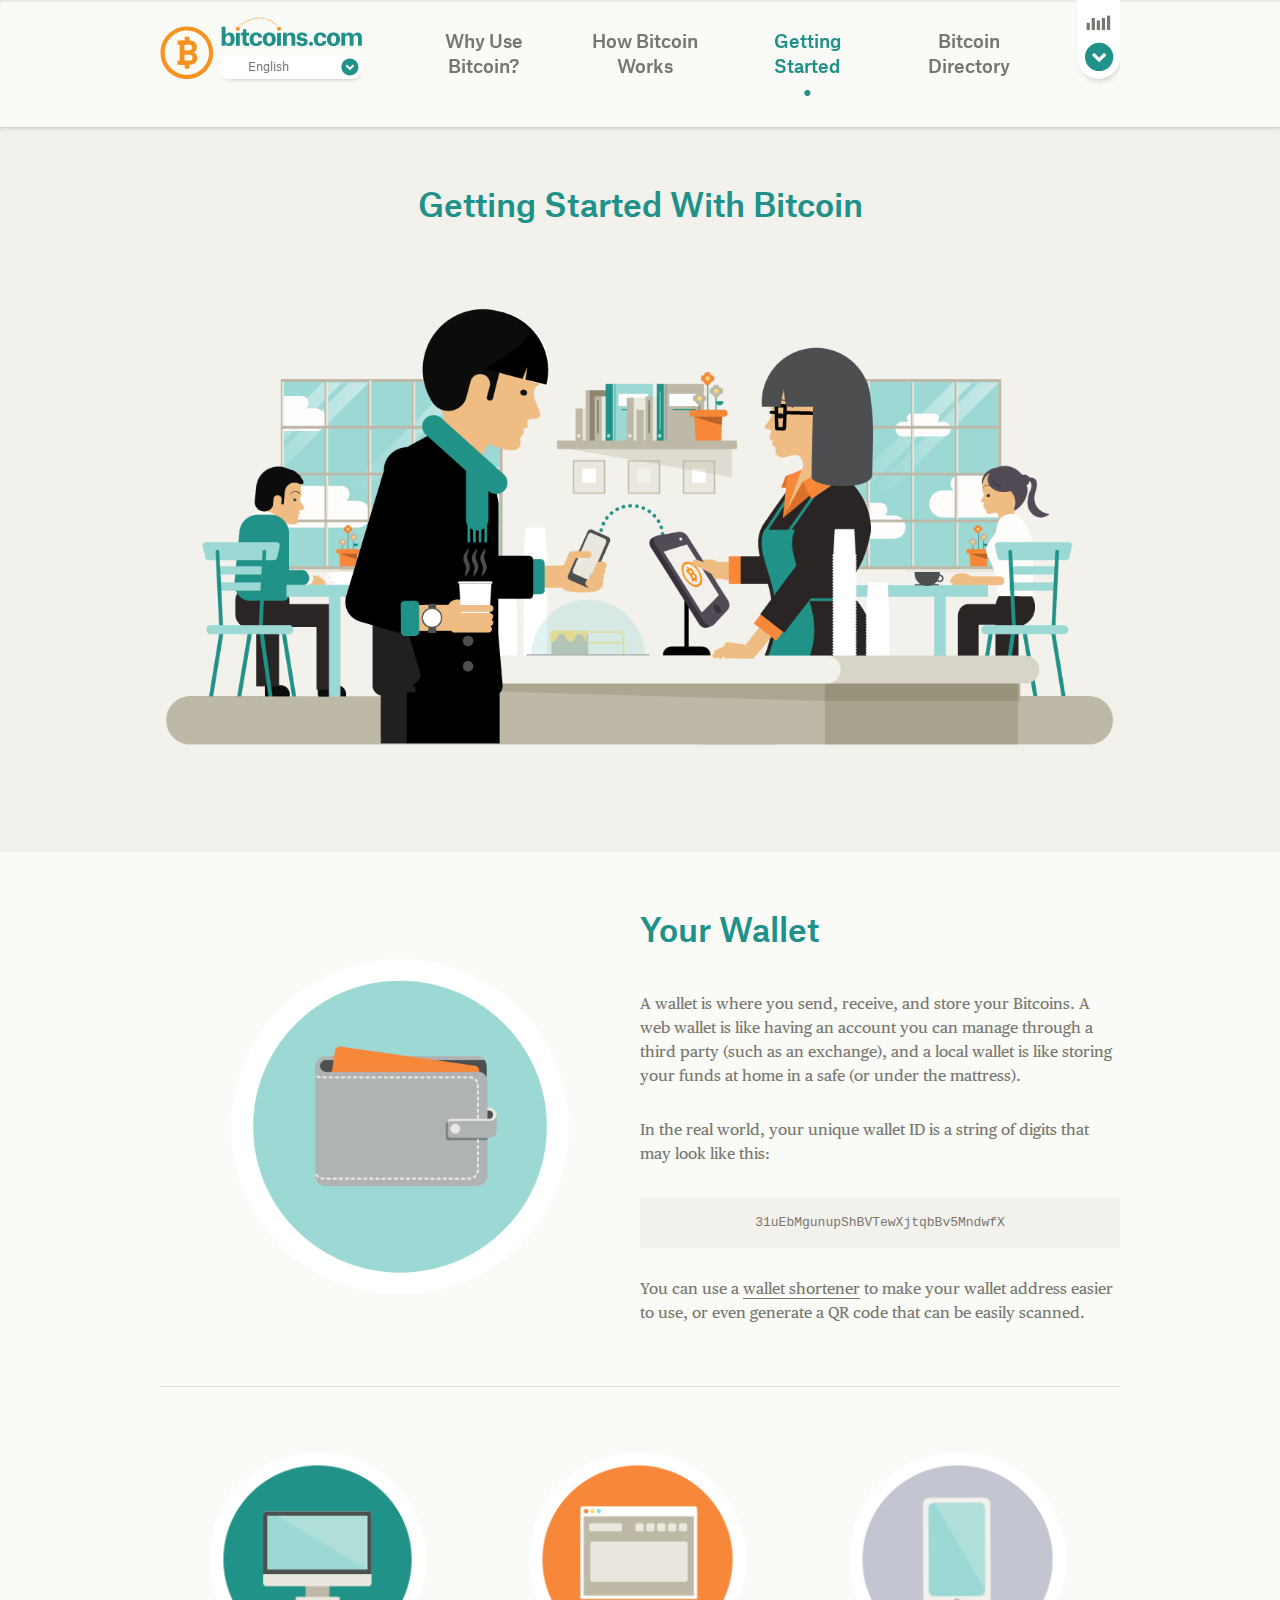
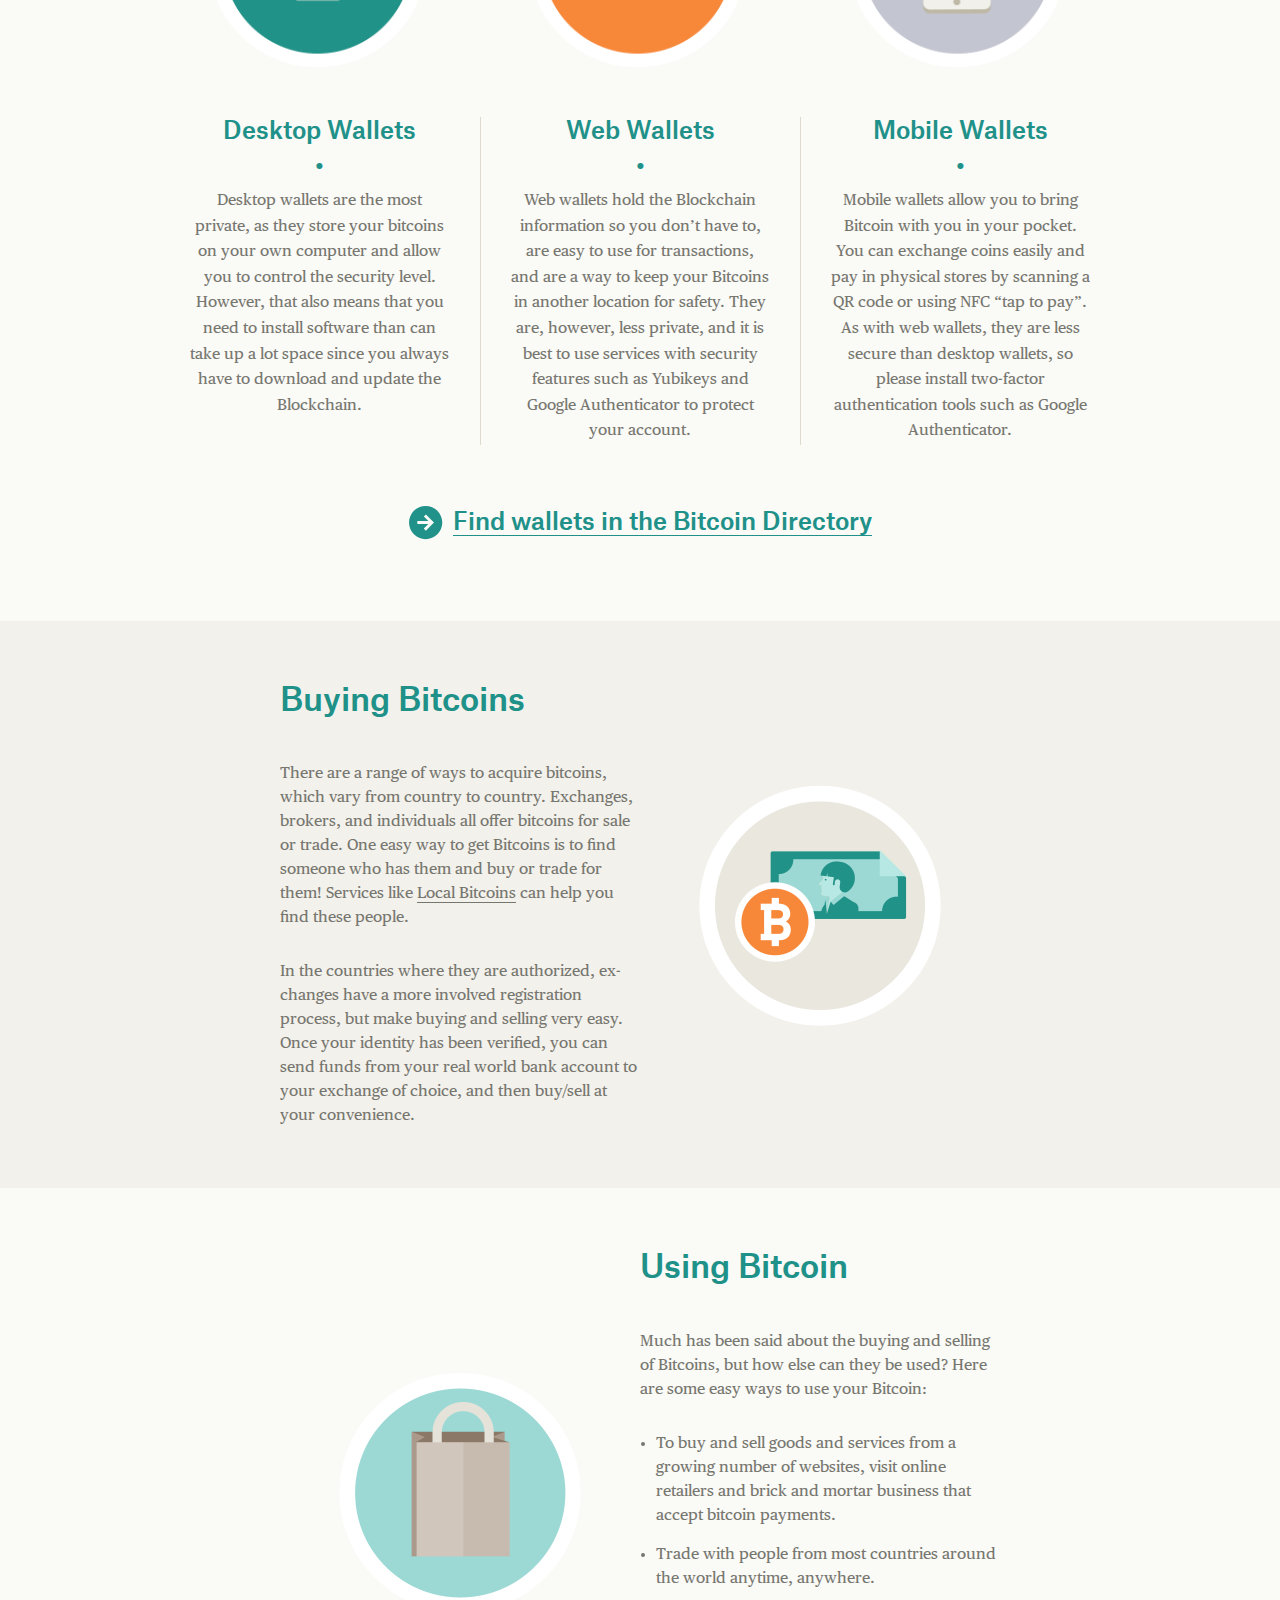
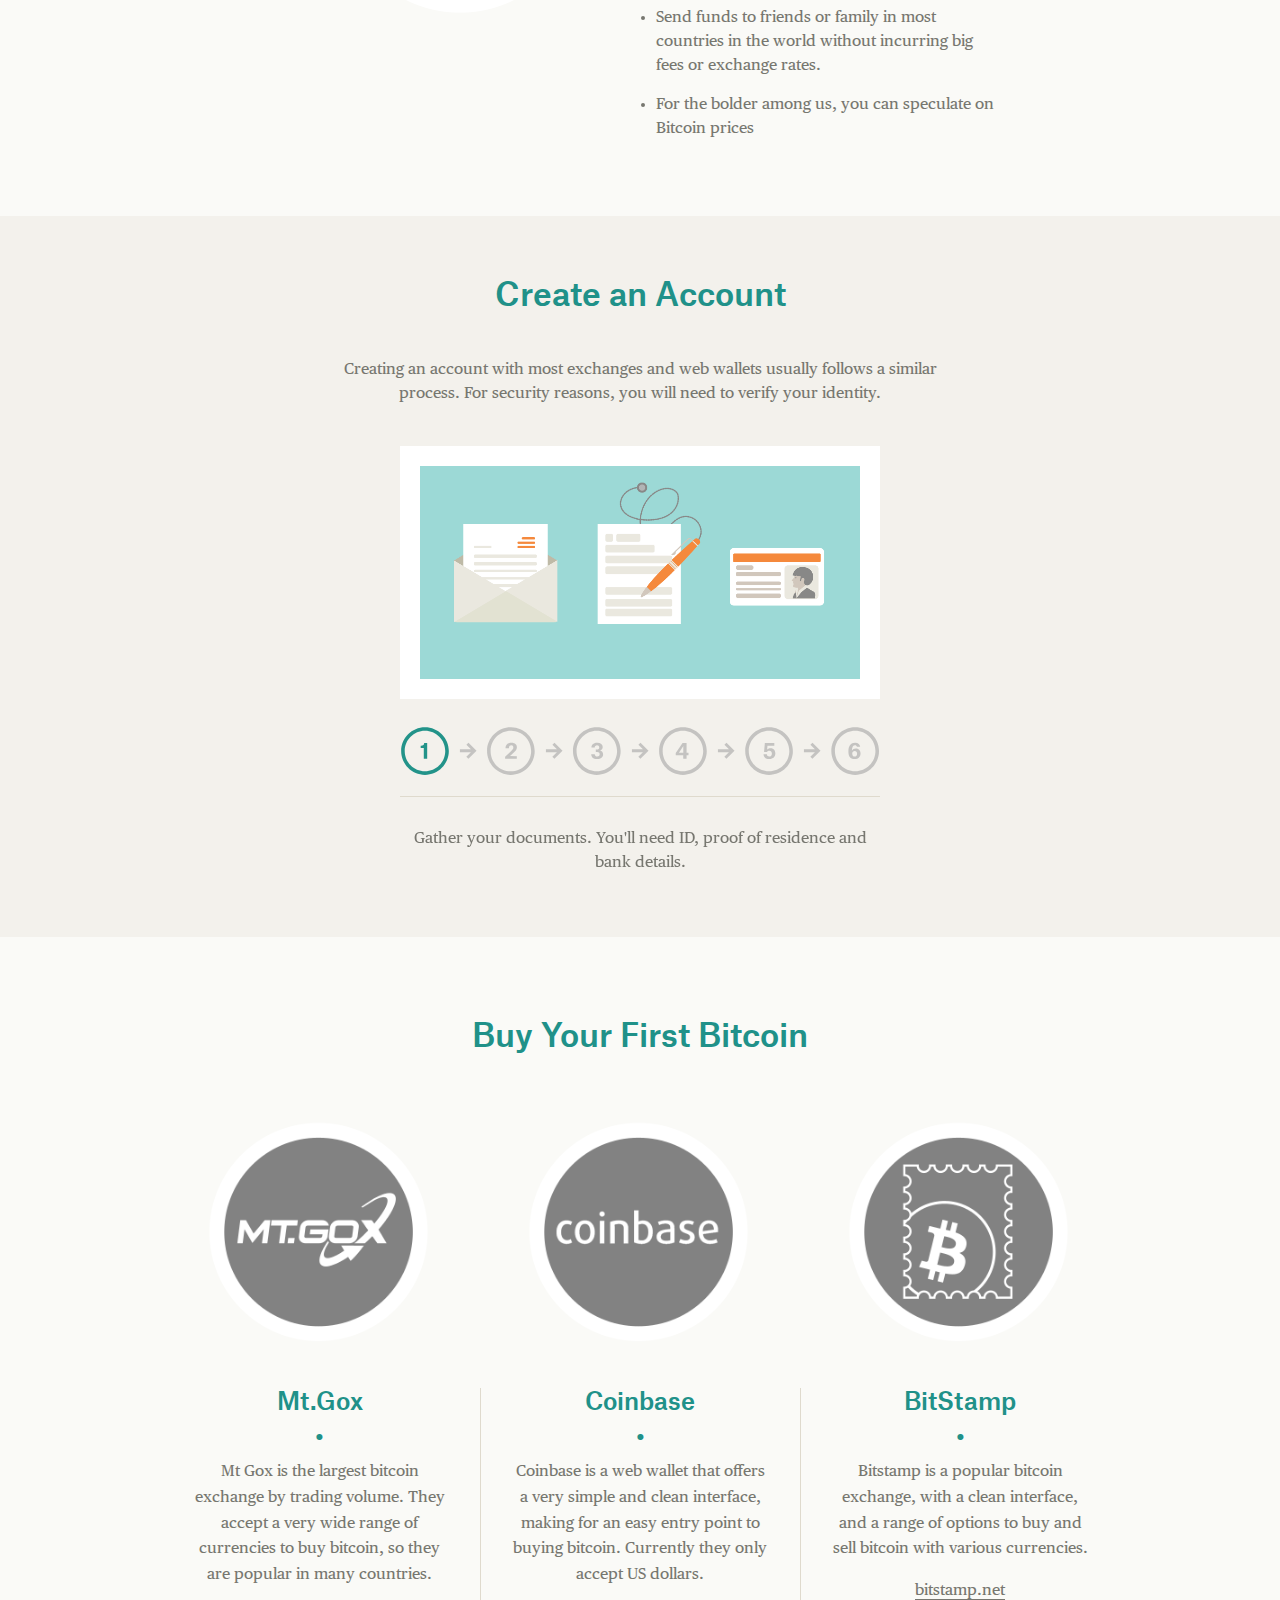
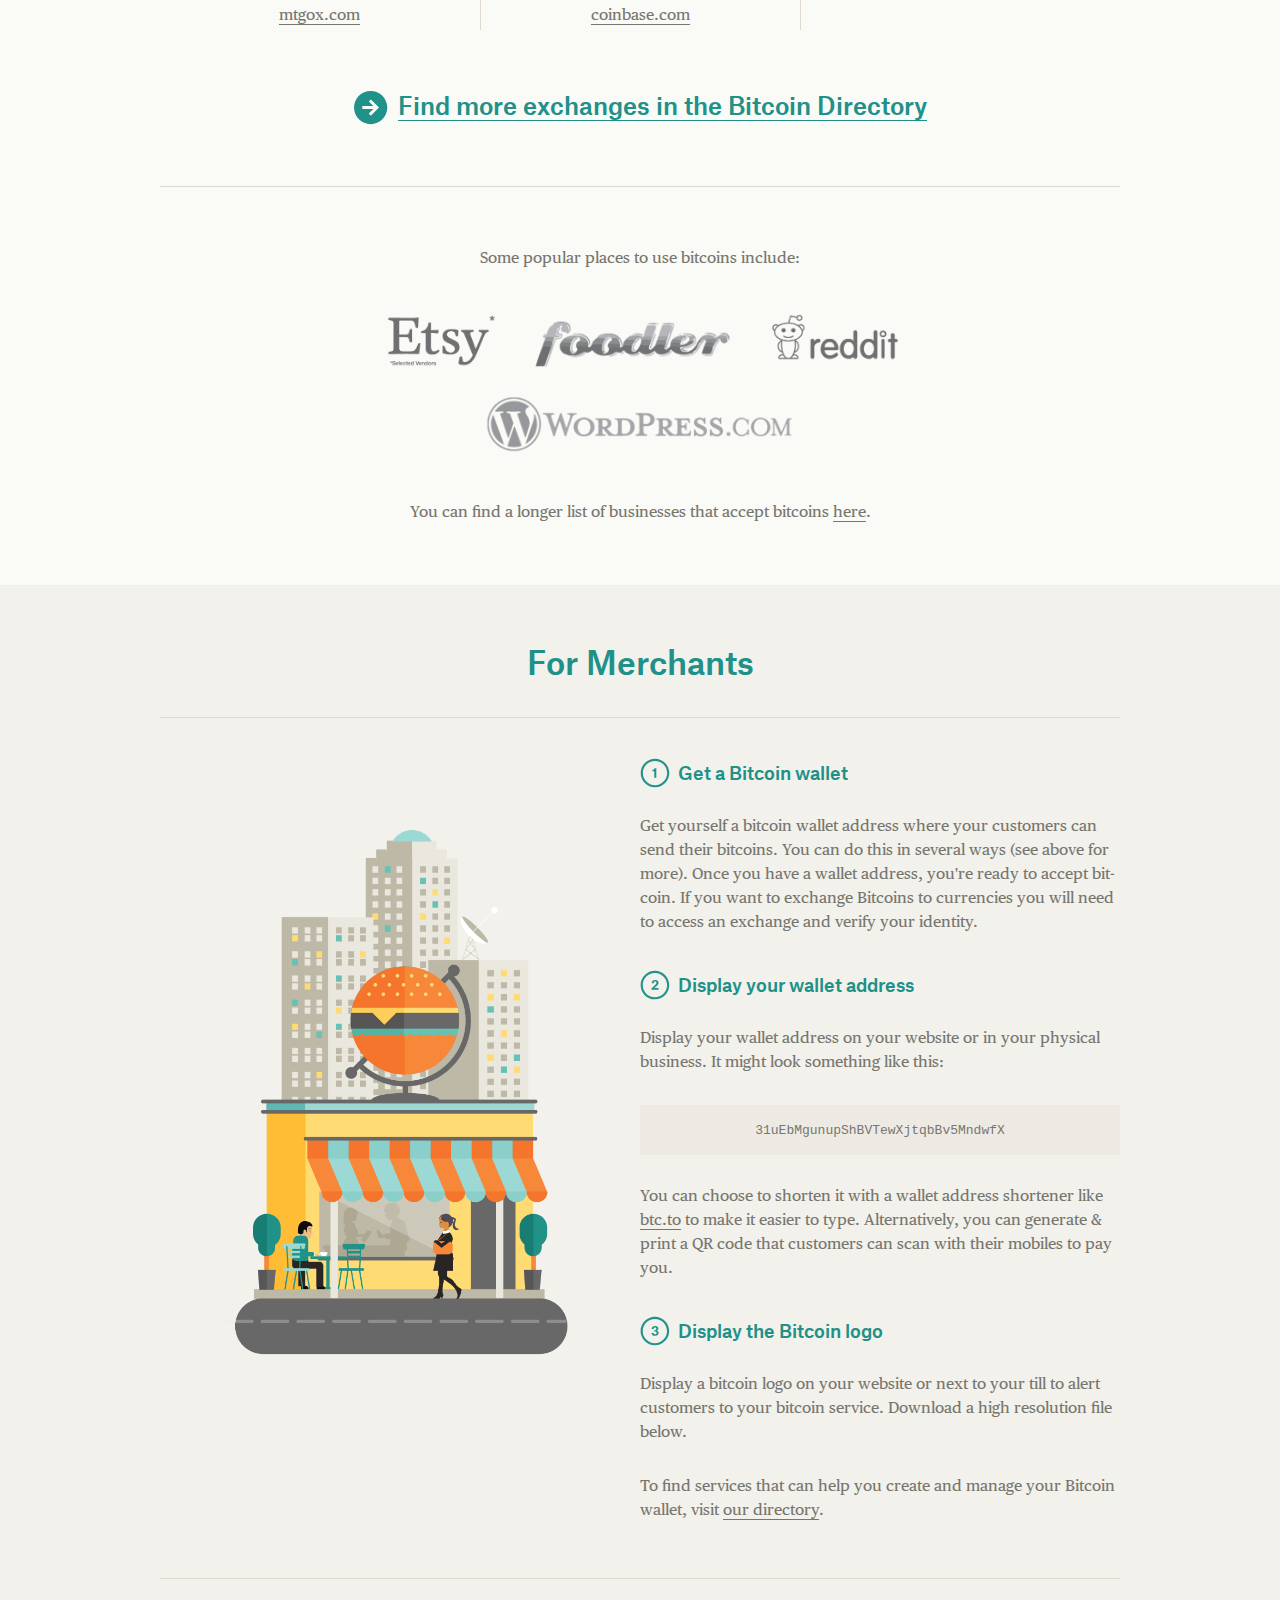
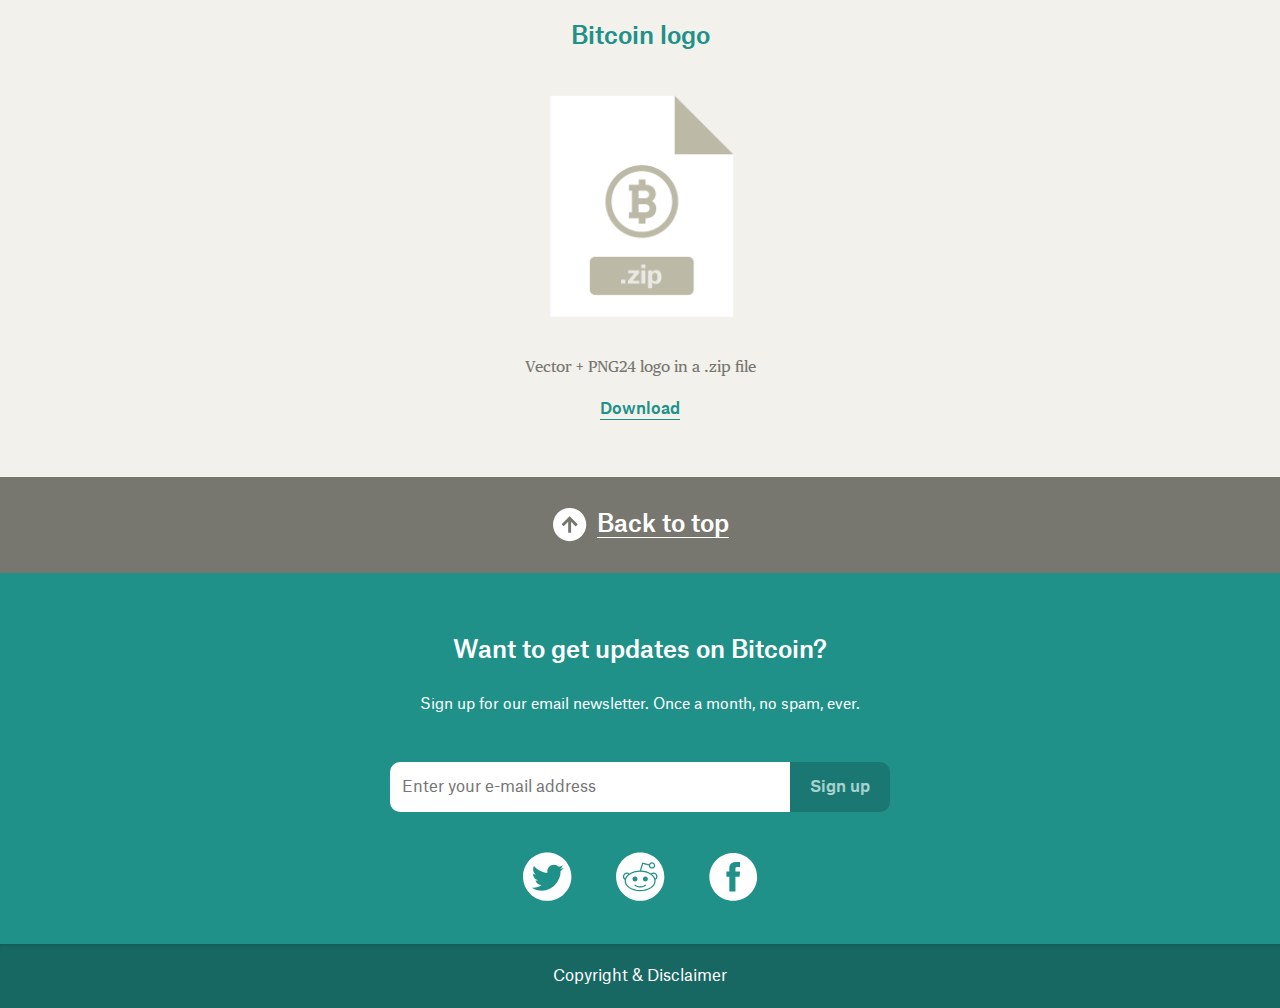
<file: getting-started.html>
<!DOCTYPE html>

<!--[if IEMobile]>      <html class="iemobile site__background" lang="en">            <![endif]-->
<!--[if lt IE 7]>       <html class="no-js site__background ie6 oldie" lang="en">     <![endif]-->
<!--[if IE 7]>          <html class="no-js site__background ie7 oldie" lang="en">     <![endif]-->
<!--[if IE 8]>          <html class="no-js site__background ie8 oldie" lang="en">     <![endif]-->
<!--[if IE 9]>          <html class="no-js site__background ie9" lang="en">           <![endif]-->

<!--[if gt IE 8]><!-->  
<html class="no-js site__background" lang="en"> 
<!--<![endif]-->
    
  <head>
    
    <meta charset="UTF-8">
    <title>Bitcoins.com - Getting Started with Bitcoin</title>

    <meta http-equiv="X-UA-Compatible" content="IE=edge,chrome=1">
    <meta name="robots" content="index, follow, noodp">
    <meta name="viewport" content="width=device-width, initial-scale=1.0">

    <meta property="og:title" content="Bitcoins.com">
    <meta property="og:type" content="website">
    <meta property="og:description" content="Bitcoins.com is a comprehensive & easy to understand information site all about Bitcoin, the digital currency.">
    <meta property="og:url" content="http://bitcoins.com">
    <meta property="og:image" content="http://bitcoins.com/opengraph-icon.jpg">
    <meta property="og:image:type" content="image/jpeg">
    <meta property="og:image:width" content="500">
    <meta property="og:image:height" content="500">
        
    <script>
    	document.documentElement.className = document.documentElement.className.replace(/(\s|^)no-js(\s|$)/, '$1' + 'js' + '$2');
    	/* Modernizr 2.6.2 (Custom Build) | MIT & BSD
      * Build: http://modernizr.com/download/#-opacity-csstransforms-csstransforms3d-csstransitions-history-shiv-cssclasses-teststyles-testprop-testallprops-prefixes-domprefixes-load
      */
      ;window.Modernizr=function(a,b,c){function z(a){j.cssText=a}function A(a,b){return z(m.join(a+";")+(b||""))}function B(a,b){return typeof a===b}function C(a,b){return!!~(""+a).indexOf(b)}function D(a,b){for(var d in a){var e=a[d];if(!C(e,"-")&&j[e]!==c)return b=="pfx"?e:!0}return!1}function E(a,b,d){for(var e in a){var f=b[a[e]];if(f!==c)return d===!1?a[e]:B(f,"function")?f.bind(d||b):f}return!1}function F(a,b,c){var d=a.charAt(0).toUpperCase()+a.slice(1),e=(a+" "+o.join(d+" ")+d).split(" ");return B(b,"string")||B(b,"undefined")?D(e,b):(e=(a+" "+p.join(d+" ")+d).split(" "),E(e,b,c))}var d="2.6.2",e={},f=!0,g=b.documentElement,h="modernizr",i=b.createElement(h),j=i.style,k,l={}.toString,m=" -webkit- -moz- -o- -ms- ".split(" "),n="Webkit Moz O ms",o=n.split(" "),p=n.toLowerCase().split(" "),q={},r={},s={},t=[],u=t.slice,v,w=function(a,c,d,e){var f,i,j,k,l=b.createElement("div"),m=b.body,n=m||b.createElement("body");if(parseInt(d,10))while(d--)j=b.createElement("div"),j.id=e?e[d]:h+(d+1),l.appendChild(j);return f=["&#173;",'<style id="s',h,'">',a,"</style>"].join(""),l.id=h,(m?l:n).innerHTML+=f,n.appendChild(l),m||(n.style.background="",n.style.overflow="hidden",k=g.style.overflow,g.style.overflow="hidden",g.appendChild(n)),i=c(l,a),m?l.parentNode.removeChild(l):(n.parentNode.removeChild(n),g.style.overflow=k),!!i},x={}.hasOwnProperty,y;!B(x,"undefined")&&!B(x.call,"undefined")?y=function(a,b){return x.call(a,b)}:y=function(a,b){return b in a&&B(a.constructor.prototype[b],"undefined")},Function.prototype.bind||(Function.prototype.bind=function(b){var c=this;if(typeof c!="function")throw new TypeError;var d=u.call(arguments,1),e=function(){if(this instanceof e){var a=function(){};a.prototype=c.prototype;var f=new a,g=c.apply(f,d.concat(u.call(arguments)));return Object(g)===g?g:f}return c.apply(b,d.concat(u.call(arguments)))};return e}),q.history=function(){return!!a.history&&!!history.pushState},q.opacity=function(){return A("opacity:.55"),/^0.55$/.test(j.opacity)},q.csstransforms=function(){return!!F("transform")},q.csstransforms3d=function(){var a=!!F("perspective");return a&&"webkitPerspective"in g.style&&w("@media (transform-3d),(-webkit-transform-3d){#modernizr{left:9px;position:absolute;height:3px;}}",function(b,c){a=b.offsetLeft===9&&b.offsetHeight===3}),a},q.csstransitions=function(){return F("transition")};for(var G in q)y(q,G)&&(v=G.toLowerCase(),e[v]=q[G](),t.push((e[v]?"":"no-")+v));return e.addTest=function(a,b){if(typeof a=="object")for(var d in a)y(a,d)&&e.addTest(d,a[d]);else{a=a.toLowerCase();if(e[a]!==c)return e;b=typeof b=="function"?b():b,typeof f!="undefined"&&f&&(g.className+=" "+(b?"":"no-")+a),e[a]=b}return e},z(""),i=k=null,function(a,b){function k(a,b){var c=a.createElement("p"),d=a.getElementsByTagName("head")[0]||a.documentElement;return c.innerHTML="x<style>"+b+"</style>",d.insertBefore(c.lastChild,d.firstChild)}function l(){var a=r.elements;return typeof a=="string"?a.split(" "):a}function m(a){var b=i[a[g]];return b||(b={},h++,a[g]=h,i[h]=b),b}function n(a,c,f){c||(c=b);if(j)return c.createElement(a);f||(f=m(c));var g;return f.cache[a]?g=f.cache[a].cloneNode():e.test(a)?g=(f.cache[a]=f.createElem(a)).cloneNode():g=f.createElem(a),g.canHaveChildren&&!d.test(a)?f.frag.appendChild(g):g}function o(a,c){a||(a=b);if(j)return a.createDocumentFragment();c=c||m(a);var d=c.frag.cloneNode(),e=0,f=l(),g=f.length;for(;e<g;e++)d.createElement(f[e]);return d}function p(a,b){b.cache||(b.cache={},b.createElem=a.createElement,b.createFrag=a.createDocumentFragment,b.frag=b.createFrag()),a.createElement=function(c){return r.shivMethods?n(c,a,b):b.createElem(c)},a.createDocumentFragment=Function("h,f","return function(){var n=f.cloneNode(),c=n.createElement;h.shivMethods&&("+l().join().replace(/\w+/g,function(a){return b.createElem(a),b.frag.createElement(a),'c("'+a+'")'})+");return n}")(r,b.frag)}function q(a){a||(a=b);var c=m(a);return r.shivCSS&&!f&&!c.hasCSS&&(c.hasCSS=!!k(a,"article,aside,figcaption,figure,footer,header,hgroup,nav,section{display:block}mark{background:#FF0;color:#000}")),j||p(a,c),a}var c=a.html5||{},d=/^<|^(?:button|map|select|textarea|object|iframe|option|optgroup)$/i,e=/^(?:a|b|code|div|fieldset|h1|h2|h3|h4|h5|h6|i|label|li|ol|p|q|span|strong|style|table|tbody|td|th|tr|ul)$/i,f,g="_html5shiv",h=0,i={},j;(function(){try{var a=b.createElement("a");a.innerHTML="<xyz></xyz>",f="hidden"in a,j=a.childNodes.length==1||function(){b.createElement("a");var a=b.createDocumentFragment();return typeof a.cloneNode=="undefined"||typeof a.createDocumentFragment=="undefined"||typeof a.createElement=="undefined"}()}catch(c){f=!0,j=!0}})();var r={elements:c.elements||"abbr article aside audio bdi canvas data datalist details figcaption figure footer header hgroup mark meter nav output progress section summary time video",shivCSS:c.shivCSS!==!1,supportsUnknownElements:j,shivMethods:c.shivMethods!==!1,type:"default",shivDocument:q,createElement:n,createDocumentFragment:o};a.html5=r,q(b)}(this,b),e._version=d,e._prefixes=m,e._domPrefixes=p,e._cssomPrefixes=o,e.testProp=function(a){return D([a])},e.testAllProps=F,e.testStyles=w,g.className=g.className.replace(/(^|\s)no-js(\s|$)/,"$1$2")+(f?" js "+t.join(" "):""),e}(this,this.document),function(a,b,c){function d(a){return"[object Function]"==o.call(a)}function e(a){return"string"==typeof a}function f(){}function g(a){return!a||"loaded"==a||"complete"==a||"uninitialized"==a}function h(){var a=p.shift();q=1,a?a.t?m(function(){("c"==a.t?B.injectCss:B.injectJs)(a.s,0,a.a,a.x,a.e,1)},0):(a(),h()):q=0}function i(a,c,d,e,f,i,j){function k(b){if(!o&&g(l.readyState)&&(u.r=o=1,!q&&h(),l.onload=l.onreadystatechange=null,b)){"img"!=a&&m(function(){t.removeChild(l)},50);for(var d in y[c])y[c].hasOwnProperty(d)&&y[c][d].onload()}}var j=j||B.errorTimeout,l=b.createElement(a),o=0,r=0,u={t:d,s:c,e:f,a:i,x:j};1===y[c]&&(r=1,y[c]=[]),"object"==a?l.data=c:(l.src=c,l.type=a),l.width=l.height="0",l.onerror=l.onload=l.onreadystatechange=function(){k.call(this,r)},p.splice(e,0,u),"img"!=a&&(r||2===y[c]?(t.insertBefore(l,s?null:n),m(k,j)):y[c].push(l))}function j(a,b,c,d,f){return q=0,b=b||"j",e(a)?i("c"==b?v:u,a,b,this.i++,c,d,f):(p.splice(this.i++,0,a),1==p.length&&h()),this}function k(){var a=B;return a.loader={load:j,i:0},a}var l=b.documentElement,m=a.setTimeout,n=b.getElementsByTagName("script")[0],o={}.toString,p=[],q=0,r="MozAppearance"in l.style,s=r&&!!b.createRange().compareNode,t=s?l:n.parentNode,l=a.opera&&"[object Opera]"==o.call(a.opera),l=!!b.attachEvent&&!l,u=r?"object":l?"script":"img",v=l?"script":u,w=Array.isArray||function(a){return"[object Array]"==o.call(a)},x=[],y={},z={timeout:function(a,b){return b.length&&(a.timeout=b[0]),a}},A,B;B=function(a){function b(a){var a=a.split("!"),b=x.length,c=a.pop(),d=a.length,c={url:c,origUrl:c,prefixes:a},e,f,g;for(f=0;f<d;f++)g=a[f].split("="),(e=z[g.shift()])&&(c=e(c,g));for(f=0;f<b;f++)c=x[f](c);return c}function g(a,e,f,g,h){var i=b(a),j=i.autoCallback;i.url.split(".").pop().split("?").shift(),i.bypass||(e&&(e=d(e)?e:e[a]||e[g]||e[a.split("/").pop().split("?")[0]]),i.instead?i.instead(a,e,f,g,h):(y[i.url]?i.noexec=!0:y[i.url]=1,f.load(i.url,i.forceCSS||!i.forceJS&&"css"==i.url.split(".").pop().split("?").shift()?"c":c,i.noexec,i.attrs,i.timeout),(d(e)||d(j))&&f.load(function(){k(),e&&e(i.origUrl,h,g),j&&j(i.origUrl,h,g),y[i.url]=2})))}function h(a,b){function c(a,c){if(a){if(e(a))c||(j=function(){var a=[].slice.call(arguments);k.apply(this,a),l()}),g(a,j,b,0,h);else if(Object(a)===a)for(n in m=function(){var b=0,c;for(c in a)a.hasOwnProperty(c)&&b++;return b}(),a)a.hasOwnProperty(n)&&(!c&&!--m&&(d(j)?j=function(){var a=[].slice.call(arguments);k.apply(this,a),l()}:j[n]=function(a){return function(){var b=[].slice.call(arguments);a&&a.apply(this,b),l()}}(k[n])),g(a[n],j,b,n,h))}else!c&&l()}var h=!!a.test,i=a.load||a.both,j=a.callback||f,k=j,l=a.complete||f,m,n;c(h?a.yep:a.nope,!!i),i&&c(i)}var i,j,l=this.yepnope.loader;if(e(a))g(a,0,l,0);else if(w(a))for(i=0;i<a.length;i++)j=a[i],e(j)?g(j,0,l,0):w(j)?B(j):Object(j)===j&&h(j,l);else Object(a)===a&&h(a,l)},B.addPrefix=function(a,b){z[a]=b},B.addFilter=function(a){x.push(a)},B.errorTimeout=1e4,null==b.readyState&&b.addEventListener&&(b.readyState="loading",b.addEventListener("DOMContentLoaded",A=function(){b.removeEventListener("DOMContentLoaded",A,0),b.readyState="complete"},0)),a.yepnope=k(),a.yepnope.executeStack=h,a.yepnope.injectJs=function(a,c,d,e,i,j){var k=b.createElement("script"),l,o,e=e||B.errorTimeout;k.src=a;for(o in d)k.setAttribute(o,d[o]);c=j?h:c||f,k.onreadystatechange=k.onload=function(){!l&&g(k.readyState)&&(l=1,c(),k.onload=k.onreadystatechange=null)},m(function(){l||(l=1,c(1))},e),i?k.onload():n.parentNode.insertBefore(k,n)},a.yepnope.injectCss=function(a,c,d,e,g,i){var e=b.createElement("link"),j,c=i?h:c||f;e.href=a,e.rel="stylesheet",e.type="text/css";for(j in d)e.setAttribute(j,d[j]);g||(n.parentNode.insertBefore(e,n),m(c,0))}}(this,document),Modernizr.load=function(){yepnope.apply(window,[].slice.call(arguments,0))};
    </script>

    <link rel="shortcut icon" href="/assets/img/favicon.ico">
    
    <link rel="apple-touch-icon-precomposed" sizes="144x144" href="/assets/img/illustrations/apple-touch-icon-144x144-precomposed.png">
    <link rel="apple-touch-icon-precomposed" sizes="120x120" href="/assets/img/illustrations/apple-touch-icon-120x120-precomposed.png">
    <link rel="apple-touch-icon-precomposed" sizes="114x114" href="/assets/img/illustrations/apple-touch-icon-114x114-precomposed.png">
    <link rel="apple-touch-icon-precomposed" sizes="72x72" href="/assets/img/illustrations/apple-touch-icon-72x72-precomposed.png">
    <link rel="apple-touch-icon-precomposed" href="/assets/img/illustrations/apple-touch-icon-precomposed.png">

    <!--[if (gt IE 8) | (IEMobile)]><!-->
      <link rel="stylesheet" href="/assets/css/styles.css">
      <script>
        /* grunticon Stylesheet Loader | https://github.com/filamentgroup/grunticon | (c) 2012 Scott Jehl, Filament Group, Inc. | MIT license. */
        window.grunticon=function(e){if(e&&3===e.length){var t=window,n=!(!t.document.createElementNS||!t.document.createElementNS("http://www.w3.org/2000/svg","svg").createSVGRect||!document.implementation.hasFeature("http://www.w3.org/TR/SVG11/feature#Image","1.1")||window.opera&&-1===navigator.userAgent.indexOf("Chrome")),o=function(o){var r=t.document.createElement("link"),a=t.document.getElementsByTagName("script")[0];r.rel="stylesheet",r.href=e[o&&n?0:o?1:2],a.parentNode.insertBefore(r,a)},r=new t.Image;r.onerror=function(){o(!1)},r.onload=function(){o(1===r.width&&1===r.height)},r.src="[data-uri]"}};grunticon( [ "/assets/icons/icons.data.svg.css", "/assets/icons/icons.fallback.css", "/assets/icons/icons.fallback.css" ] );
      </script>
      <noscript><link href="/assets/icons/icons.fallback.css" rel="stylesheet"></noscript>
    <!--<![endif]-->

    <!--[if (lt IE 9) & (!IEMobile)]>
      <link rel="stylesheet" href="/assets/css/ie-styles.css">
      <link rel="stylesheet" href="/assets/icons/icons.ie.css">
    <![endif]-->

  </head>

  <body id="top">
    
    <!-- /////////////////////////////////// Empty divs used for javascript hooks - do not remove! -->

    <div id="js__opacity-hack"></div>
    <div id="js__media-check"></div>

    <!-- /////////////////////////////////// Site Content Container -->

    <div class="js__outside-drawer" style="display: block;">

      <span class="panel__shadow--subtle"></span>

      <!-- /////////////////////////////////// Navigation -->
      
        <div class="nav-data js__data-drawer">
          
          <div class="data">

            <div class="data__info">
              
              <h2 class="data__title">Live BTC Price</h2>

              <div class="data__text-wrap">
                
                <span class="data__price">¥11,675.575</span>
                
                <form id="data__form" class="data__select-wrap">
                  
                  <!-- /////////////////////////////////// Default exchange select elements - value and content should be changed based on user choice -->

                  <select name="Exchange" id="exchange_select" class="dropdown_select" data-func="dropdown" data-child="#exchange_dropdown">
                    <option selected="selected" value="mt_gox">Mt. Gox</option>
                    <option value="soon">Coming soon...</option>
                  </select>

                  <dl id="exchange_dropdown" class="dropdown" data-drawer="true" data-parent="#exchange_select">
                    <dt class="round-corners box__shadow">
                      <span class="icon-down_arrow dropdown__icon"></span>
                      <a href="#" tabindex="-1">

                      </a>
                    </dt>
                  </dl>
                  
                  <!-- /////////////////////////////////// Default currency select elements - value and content should be changed based on user choice -->

                  <select name="Currency" id="currency_select" class="dropdown_select" data-func="dropdown" data-child="#currency_dropdown">
                    <option selected="selected" value="usd">USD</option>
                    <option value="eur">EUR</option>
                    <option value="jpy">JPY</option>
                    <option value="cad">CAD</option>
                    <option value="gbp">GBP</option>
                    <option value="chf">CHF</option>
                    <option value="rub">RUB</option>
                    <option value="sek">SEK</option>
                    <option value="dkk">DKK</option>
                    <option value="hkd">HKD</option>
                    <option value="pln">PLN</option>
                    <option value="cny">CNY</option>
                    <option value="sgd">SGD</option>
                    <option value="gbp">GBP</option>
                    <option value="thb">THB</option>
                    <option value="nzd">NZD</option>
                    <option value="nok">NOK</option>
                  </select>

                  <dl id="currency_dropdown" class="dropdown" data-scroll="true" data-drawer="true" data-parent="#currency_select">
                    <dt class="round-corners box__shadow">
                      <span class="icon-down_arrow dropdown__icon"></span>
                      <a href="#" tabindex="-1">

                      </a>
                    </dt>
                  </dl>

                  <input type="submit" class="dropdown_submit" value="Submit"></input>
                  
                </form>

              </div>

            </div>

            <div class="data__graph">

              <h2 class="data__title">Recent Price &amp; Volume</h2>

              <div class="data__media">

                <!--  ////////////////////////////////// The image for the data drawer should be 1440px (wide) by 300px (tall)  -->
                <img class="data__image" src="assets/img/illustrations/data_graph.png" alt="placeholder image" />

              </div>

            </div>

          </div>

        </div>

        <nav class="nav">

          <div class="nav-header">
            
            <a href="/" class="nav-header__logos">
              <span class="icon-btc_mark"></span>
              <span class="icon-BTC_logo"></span>
            </a>

            <div class="select--drop__wrap">
              
              <dl id="language_dropdown" class="dropdown dd__closed" data-option="flags" data-parent="#language_select">
                <dt class="round-corners box__shadow">
                  <span class="icon-down_arrow dropdown__icon"></span>
                  <a href="#">

                  </a>
                </dt>
              </dl>

            </div>

            <a id="click_menu" class="nav-header__toggle" data-func="toggle_nav" data-state="js__activate-menu" href="#">
              <span class="nav-header__icon icon-mobile_menu"></span>
            </a>

          </div> 

          <div class="nav-menu js__nav-drawer">
                          
            <div class="nav-menu__select-wrap">
              
              <span id="myFlag"></span>
              <span class="icon-down_arrow nav-menu__dropdown"></span>

              <form id="language_form" action="" method="GET">

                <!-- /////////////////////////////////// Default language select elements - value and content should be changed based on user choice -->
                
                <select class="nav-menu__select dropdown_select" name="Locale" id="language_select" data-func="dropdown" data-child="#language_dropdown">

                  <option selected="selected" value="en">English</option>
                  <option value="soon">Coming soon...</option>

                  <!-- ///////////////// language options for when the translations are complete...

                    <option value="jp">日本語</option>
                    <option value="fr">Français</option>
                    <option value="de">Deutsch</option>
                    <option value="cn1">繁體中文</option>
                    <option value="cn2">简体中文</option>
                    <option value="es">Español</option>
                    <option value="ru">Pусский</option>
                    <option value="dk">Nederlands</option>
                    <option value="pl">Polski</option> 

                  -->

                </select>

                <input type="submit" class="dropdown_submit" value="Submit"></input>

              </form>

            </div>

            <div class="nav-menu__link nav-data__toggle">
              
              <span class="icon-graph_icon"></span>    
              <a id="click_data" class="icon-up_arrow nav-data__toggle-btn" data-func="toggle_nav" data-state="js__activate-menu" href="#"></a>

            </div>

            <div class="nav-menu__list">

                <!-- /////////////////////////////////// Note active classes to drive current page link style -->

                <a class="nav-menu__link " href="/why-use-bitcoin.html">Why Use Bitcoin?</a>
                
                <a class="nav-menu__link " href="/how-bitcoin-works.html">How Bitcoin Works</a>

                <a class="nav-menu__link  active " href="/getting-started.html">Getting Started</a>

                <a class="nav-menu__link " href="/directory.html">Bitcoin Directory</a>

            </div>      

          </div>

        </nav>

      <!-- /////////////////////////////////// Page Content -->
      
      <header class="hero">
        <span class="panel__shadow"></span>  
        <h2 class="hero__headline">Getting Started With Bitcoin</h2>

        <div class="hero__image-wrap">
          <img class="hero__image" src="assets/img/illustrations/getting_started_hero.png" alt="People using bitcoin" />
        </div>

      </header>

      <div class="l__contained">

        <div class="block--intro">

          <div class="block__media">
            <img src="assets/img/illustrations/storage.png">
          </div>

          <div class="block__info">
            <h2 class="block__title--left">Your Wallet</h2>
            <p>A wallet is where you send, receive, and store your Bitcoins. A web wallet is like having an account you can manage through a third party (such as an exchange), and a local wallet is like storing your funds at home in a safe (or under the mattress).</p>
            <p>In the real world, your unique wallet ID is a string of digits that may look like this:</p>
            <code>31uEbMgunupShBVTewXjtqbBv5MndwfX</code>
            <p>You can use a <a class="block__il-link" href="https://btc.to/" target="_blank">wallet shortener</a> to make your wallet address easier to use, or even generate a QR code that can be easily scanned.</a>
          </div>

        </div>

      </div>
      
      <div class="three-up--sub">

        <div class="l__contained">

          <h2 class="three-up__heading"></h2>

          <div class="three-up__wrapper js__transition-parent" data-id="3">

            <div class="three-up__float id-0 js__transition-child">

              <div class="three-up__collapse-toggle id-0">

                <h3 class="three-up__collapse-header three-up__collapse__icon js__collapsed" data-toggle="collapse" data-target="#3-0">Desktop Wallets</h3>

              </div>

              <div id="3-0" class="three-up__collapse-wrapper js__collapse">

              <div class="three-up__media id-0">
                <img class="three-up__image" src="assets/img/illustrations/desktop_icon.png" alt="something something something..." />
              </div>

              <div class="three-up__info id-0">

                <h3 class="three-up__sub-heading">Desktop Wallets</h3>
                
                <p class="three-up__text">Desktop wallets are the most private, as they store your bitcoins on your own computer and allow you to control the security level. However, that also means that you need to install software than can take up a lot space since you always have to download and update the Blockchain.</p>

              </div>

              </div>

            </div>

            <div class="three-up__float id-1 js__transition-child">

              <div class="three-up__collapse-toggle id-1">

                <h3 class="three-up__collapse-header three-up__collapse__icon js__collapsed" data-toggle="collapse" data-target="#3-1">Web Wallets</h3>

              </div>

              <div id="3-1" class="three-up__collapse-wrapper js__collapse">

              <div class="three-up__media id-1">
                <img class="three-up__image" src="assets/img/illustrations/web_icon.png" alt="something something something..." />
              </div>

              <div class="three-up__info id-1">

                <h3 class="three-up__sub-heading">Web Wallets</h3>
                
                <p class="three-up__text">Web wallets hold the Blockchain information so you don’t have to, are easy to use for transactions, and are a way to keep your Bitcoins in another location for safety. They are, however, less private, and it is best to use services with security features such as Yubikeys and Google Authenticator to protect your account.</p>

              </div>

              </div>

            </div>

            <div class="three-up__float id-2 js__transition-child">

              <div class="three-up__collapse-toggle id-2">

                <h3 class="three-up__collapse-header three-up__collapse__icon js__collapsed" data-toggle="collapse" data-target="#3-2">Mobile Wallets</h3>

              </div>

              <div id="3-2" class="three-up__collapse-wrapper js__collapse">

              <div class="three-up__media id-2">
                <img class="three-up__image" src="assets/img/illustrations/mobile_icon.png" alt="something something something..." />
              </div>

              <div class="three-up__info id-2">

                <h3 class="three-up__sub-heading">Mobile Wallets</h3>
                
                <p class="three-up__text">Mobile wallets allow you to bring Bitcoin with you in your pocket. You can exchange coins easily and pay in physical stores by scanning a QR code or using NFC &ldquo;tap to pay&rdquo;. As with web wallets, they are less secure than desktop wallets, so please install two-factor authentication tools such as Google Authenticator.</p>

              </div>

              </div>

            </div>

          </div>

          <a href="directory.html#wallets"  target="_blank" class="link__wrapper">
            <div class="icon-green_arrow link__icon"></div>
            <div class="link__text-wrap">
              <span class="link__text">Find wallets in the Bitcoin Directory</span>
            </div>
          </a>

        </div>

      </div>

      <div class="site__background--grey">

        <div class="l__contained">

          <div class="block--right block--720">   

            <div class="block__media">

              <img class="media__padding--buying" src="assets/img/illustrations/buying_bitcoins.png">

            </div>

            <div class="block__info">

              <h2 class="block__title--left">Buying Bitcoins</h2>
              <p>There are a range of ways to acquire bitcoins, which vary from country to country. Exchanges, brokers, and individuals all offer bitcoins for sale or trade. One easy way to get Bitcoins is to find someone who has them and buy or trade for them! Services like <a href="https://localbitcoins.com/" target="_blank">Local Bitcoins</a> can help you find these people.</p>

              <p>In the countries where they are authorized, exchanges have a more involved registration process, but make buying and selling very easy. Once your identity has been verified, you can send funds from your real world bank account to your exchange of choice, and then buy/sell at your convenience.</p>

            </div>

          </div>

        </div>

      </div>

      <div class="l__contained">

        <div class="block block--720">

          <div class="block__media">

            <img class="media__padding--using" src="assets/img/illustrations/using_bitcoin.png">

          </div>

          <div class="block__info">
            
            <h2 class="block__title--left">Using Bitcoin</h2>
            <p>Much has been said about the buying and selling of Bitcoins, but how else can they be used? Here are some easy ways to use your Bitcoin:</p>

            <ul>
              <li>To buy and sell goods and services from a growing number of websites, visit online retailers and brick and mortar business that accept bitcoin payments.</li>
              <li>Trade with people from most countries around the world anytime, anywhere.</li>
              <li>Send funds to friends or family in most countries in the world without incurring big fees or exchange rates.</li>
              <li>For the bolder among us, you can speculate on Bitcoin prices</li>
            </ul>

          </div>

        </div>

      </div>

      <div class="site__background--grey">

        <div class="l__contained">

          <div class="slideshow">

            <h2 class="slideshow__title">Create an Account</h2>

            <p class="slideshow__intro-text">Creating an account with most exchanges and web wallets usually follows a similar process. For security reasons, you will need to verify your identity.</p>
            
            <div class="slideshow__item__list">   

              <div class="slideshow__item active" data-slide="01">
                <img src="/assets/img/illustrations/f01_create_account.png" class="slideshow__image">
              </div>

              <div class="slideshow__item" data-slide="02">
                <img src="/assets/img/illustrations/f02_create_account.png" class="slideshow__image">
              </div>

              <div class="slideshow__item" data-slide="03">
                <img src="/assets/img/illustrations/f03_create_account.png" class="slideshow__image">
              </div>

              <div class="slideshow__item" data-slide="04">
                <img src="/assets/img/illustrations/f04_create_account.png" class="slideshow__image">
              </div>

              <div class="slideshow__item" data-slide="05">
                <img src="/assets/img/illustrations/f05_create_account.png" class="slideshow__image">
              </div>

              <div class="slideshow__item" data-slide="06">
                <img src="/assets/img/illustrations/f06_create_account.png" class="slideshow__image">
              </div>

            </div>

            <div class="slideshow__button-list">

              <a class="slideshow__link active" href="#" data-target="01">
                <div class="icon-01_green slideshow__button"></div>
              </a>
              
              <div class="icon-arrow_grey slideshow__button--arrow"></div>

              <a class="slideshow__link" href="#" data-target="02">
                <div class="icon-02_grey slideshow__button"></div>
              </a>

              <div class="icon-arrow_grey slideshow__button--arrow"></div>
              
              <a class="slideshow__link" href="#" data-target="03">
                <div class="icon-03_grey slideshow__button"></div>
              </a>

              <div class="icon-arrow_grey slideshow__button--arrow"></div>
              
              <a class="slideshow__link" href="#" data-target="04">
                <div class="icon-04_grey slideshow__button"></div>
              </a>

              <div class="icon-arrow_grey slideshow__button--arrow"></div>
              
              <a class="slideshow__link" href="#" data-target="05">
                <div class="icon-05_grey slideshow__button"></div>
              </a>

              <div class="icon-arrow_grey slideshow__button--arrow"></div>

              <a class="slideshow__link" href="#" data-target="06">
                <div class="icon-06_grey slideshow__button"></div>
              </a>

            </div>

            <div class="slideshow__item__list small_list">   

              <div class="slideshow__item active" data-slide="01">
                <p class="slideshow__text">Gather your documents. You'll need ID, proof of residence and bank details.</p>
              </div>

              <div class="slideshow__item" data-slide="02">
                <p class="slideshow__text">Create an account with your chosen web wallet or exchange.</p>
              </div>

              <div class="slideshow__item" data-slide="03">
                <p class="slideshow__text">Scan &amp; upload your documents. Use your phone if you don't have a scanner.</p>
              </div>

              <div class="slideshow__item" data-slide="04">
                <p class="slideshow__text">Get verified. This usually means waiting for a notification.</p>
              </div>

              <div class="slideshow__item" data-slide="05">
                <p class="slideshow__text">Add funds from your nominated bank account.</p>
              </div>

              <div class="slideshow__item" data-slide="06">
                <p class="slideshow__text">You're done. Go ahead and buy or sell bitcoins.</p>
              </div>

            </div>

          </div>

        </div>

      </div>

      <div class="l__contained">
        
      <div class="three-up--exch">

          <h2 class="three-up__heading">Buy Your First Bitcoin</h2>

          <div class="three-up__wrapper js__transition-parent" data-id="4">

            <div class="three-up__float id-0 js__transition-child">

              <h3 class="three-up__collapse-header--alt">Mt.Gox</h3>

              <div class="three-up__media id-0">
                <img class="three-up__image" src="assets/img/illustrations/500px_mtgox.png" alt="something something something..." />
              </div>

              <div class="three-up__info id-0">

                <h3 class="three-up__sub-heading">Mt.Gox</h3>
                
                <p class="three-up__text">Mt Gox is the largest bitcoin exchange by trading volume. They accept a very wide range of currencies to buy bitcoin, so they are popular in many countries.</p>

                <p class="three-up__text"><a href="http://mtgox.com" target="_blank">mtgox.com</a></p>

              </div>

            </div>

            <div class="three-up__float id-1 js__transition-child">

              <div class="three-up__collapse-toggle id-1">

                <h3 class="three-up__collapse-header three-up__collapse__icon js__collapsed" data-toggle="collapse" data-target="#4-1">Coinbase</h3>

              </div>

              <div id="4-1" class="three-up__collapse-wrapper js__collapse">

              <div class="three-up__media id-1">
                <img class="three-up__image" src="assets/img/illustrations/500px_coinbase.png" alt="something something something..." />
              </div>

              <div class="three-up__info id-1">

                <h3 class="three-up__sub-heading">Coinbase</h3>
                
                <p class="three-up__text">Coinbase is a web wallet that offers a very simple and clean interface, making for an easy entry point to buying bitcoin. Currently they only accept US dollars.</p>

                <p class="three-up__text"><a href="http://coinbase.com" target="_blank">coinbase.com</a></p>

              </div>

              </div>

            </div>

            <div class="three-up__float id-2 js__transition-child">

              <div class="three-up__collapse-toggle id-2">

                <h3 class="three-up__collapse-header three-up__collapse__icon js__collapsed" data-toggle="collapse" data-target="#4-2">BitStamp</h3>

              </div>

              <div id="4-2" class="three-up__collapse-wrapper js__collapse">

              <div class="three-up__media id-2">
                <img class="three-up__image" src="assets/img/illustrations/500px_bitstamp.png" alt="something something something..." />
              </div>

              <div class="three-up__info id-2">

                <h3 class="three-up__sub-heading">BitStamp</h3>
                
                <p class="three-up__text">Bitstamp is a popular bitcoin exchange, with a clean interface, and a range of options to buy and sell bitcoin with various currencies.</p>

                <p class="three-up__text"><a href="http://bitstamp.net" target="_blank">bitstamp.net</a></p>

              </div>

              </div>

            </div>

          </div>

          <a href="directory.html#exchanges"  target="_blank" class="link__wrapper">
            <div class="icon-green_arrow link__icon"></div>
            <div class="link__text-wrap">
              <span class="link__text">Find more exchanges in the Bitcoin Directory</span>
            </div>
          </a>

      </div>

      <div class="exch">

        <div class="gridi">

          <h3 class="gridi__text">Some popular places to use bitcoins include:</h3>

          <div class="gridi__wrap">

            <div style="display: inline-block; max-width: 148px; padding: 10px;">
              <a href="http://www.etsy.com/" target="_blank"><img src="assets/img/illustrations/etsy_logo.png"></a>
            </div>

            <div style="display: inline-block; max-width: 235px; padding: 10px;">
              <a href="https://www.foodler.com/" target="_blank"><img src="assets/img/illustrations/foodler_logo.png"></a>
            </div>
            
            <div style="display: inline-block; max-width: 160px; padding: 10px;">
              <a href="http://www.reddit.com/" target="_blank"><img src="assets/img/illustrations/reddit_logo.png"></a>
            </div>
            
            <div style="display: inline-block; max-width: 333px; padding: 10px;">
              <a href="http://wordpress.com/" target="_blank"><img src="assets/img/illustrations/wordpress_logo.png"></a>
            </div>

          </div>

          <p class="gridi__text">You can find a longer list of businesses that accept bitcoins <a href="https://en.bitcoin.it/wiki/Trade" target="_blank">here</a>.</p>

        </div>

        </div>

      </div>

      <div class="site__background--grey">

        <div class="l__contained">

          <div class="block--blog" id="merchants">
            
            <h2 class="blog__title">For Merchants</h2>
            
            <div class="blog__media">
              <img src="assets/img/illustrations/Merchant_hero.png">
            </div>

            <div class="block__info">
              <ol class="blog__list">

                <div class="blog__title__wrapper">
                  <span class="icon-01_green blog__list__icon"></span>
                  <h3 class="blog__list__title">Get a Bitcoin wallet</h3>
                </div>

                <li class="blog__list__item">
                  <p>Get yourself a bitcoin wallet address where your customers can send their bitcoins. You can do this in several ways (see above for more). Once you have a wallet address, you're ready to accept bitcoin. If you want to exchange Bitcoins to currencies you will need to access an exchange and verify your identity.</p>
                </li>

                <div class="blog__title__wrapper">
                  <span class="icon-02_green blog__list__icon"></span>
                  <h3 class="blog__list__title">Display your wallet address</h3>  
                </div>
               
                <li class="blog__list__item">
                  <p>Display your wallet address on your website or in your physical business. It might look something like this:</p>
                  <code class="bg--alt">31uEbMgunupShBVTewXjtqbBv5MndwfX</code>
                  <p>You can choose to shorten it with a wallet address shortener like <a href="https://btc.to" target="_blank">btc.to</a> to make it easier to type. Alternatively, you can generate &amp; print a QR code that customers can scan with their mobiles to pay you.</p>
                </li>
                
                <div class="blog__title__wrapper">
                  <span class="icon-03_green blog__list__icon"></span>
                  <h3 class="blog__list__title">Display the Bitcoin logo</h3>
                </div>

                <li class="blog__list__item--last">
                  <p>Display a bitcoin logo on your website or next to your till to alert customers to your bitcoin service. Download a high resolution file below.</p>
                  <p>To find services that can help you create and manage your Bitcoin wallet, visit <a href="/directory.html#merchant-solutions" target="_blank">our directory</a>.</p>
                </li>

              </ol>
            </div>

          </div>

          <div class="block__sub-info">

            <h3 class="type__heading__secondary">Bitcoin logo</h3>

              <a href="#"><img class="sub-info__image" src="/assets/img/illustrations/zip_download_icon.png"></a>

                <div class="block__sub-info__text">
                  
                <p>Vector + PNG24 logo in a .zip file</p>

                <div class="block__sublink__container">
                  <div class="block__sublink">
                    
                    <a href="#" class="block__sublink__text">Download</a>
                  </div>
                </div>

              </div>
              
          </div>

        </div>

      </div>

      <!-- /////////////////////////////////// Footer -->
      
      <div class="footer__link-panel">

        <a href="#top" class="footer__link--primary" data-func="scroll_to">
          <div class="icon-white_arrow_up link__icon"></div>
          <div class="link__text-wrap">
            <span class="link__text--rev">Back to top</span>
          </div>
        </a>

      </div>

      <footer class="footer">

        <div class="l__contained">

          <h2 class="footer__text">Want to get updates on Bitcoin?</h2>

          <p class="footer__sub-text">Sign up for our email newsletter. Once a month, no spam, ever.</p>

          <form id="email__form" class="input--footer invalid" novalidate="novalidate">
            <input id="email__input" class="input__text" type="email" spellcheck='false' placeholder="Enter your e-mail address" required></input>
            <input id="email__submit" class="input__button" type="submit" value="Sign up"></input>
          </form>

        </div>    

        <div class="footer-icons__container">
          <span class="footer__icon-box"><a class="icon-twitter footer__icon" href="http://twitter.com/intent/tweet?text=Bitcoins.com+is+a+comprehensive+%26+easy+to+understand+information+site+all+about+Bitcoin%2C+the+digital+currency.&url=http://bitcoins.com" target="_blank"></a></span>
          <span class="footer__icon-box"><a class="icon-reddit footer__icon" href="http://www.reddit.com/submit?url=bitcoins.com" target="_blank"></a></span>
          <span class="footer__icon-box"><a class="icon-facebook footer__icon" href="https://www.facebook.com/sharer/sharer.php?u=http%3A%2F%2Fbitcoins.com" target="_blank"></a></span>
         
        </div>

        <div class="footer__disclaimer-wrap">

          <span class="panel__shadow--footer"></span>

          <a class="footer__collapse" href="#disclaimer" data-toggle="collapse">Copyright &amp; Disclaimer</a>

          <div id="disclaimer" class="footer__disclaimer js__collapse">

            <p>This website belongs to and is operated by Tibanne Co., Ltd, the parent company of MtGox Co., Ltd. MtGox Co., Ltd. operates one of the world's largest Bitcoin exchange at <a href="https://mtgox.com" target="_blank">mtgox.com</a>. Except for <a href="https://mtgox.com" target="_blank">mtgox.com</a>, all services and sites listed or recommended on this site are not affiliated with Tibanne Co., Ltd or MtGox Co., Ltd. Lists and recommendations are provided only for convenience and do not represent an endorsement or guarantee by Tibanne Co., Ltd or MtGox Co., Ltd of these services and sites. No claim shall be accepted and Tibanne Co., Ltd and MtGox Co., Ltd. shall not assume any liability or responsibility with regard to these services and sites.</p>
            
          </div>

        </div>
        
      </footer>

    </div>

<!-- /////////////////////////////////// Scripts -->
<script src="assets/app-js/production/app.min.js"></script>
<script src="assets/scripts/scripts.js"></script>

</body>
  
</html>
</file>
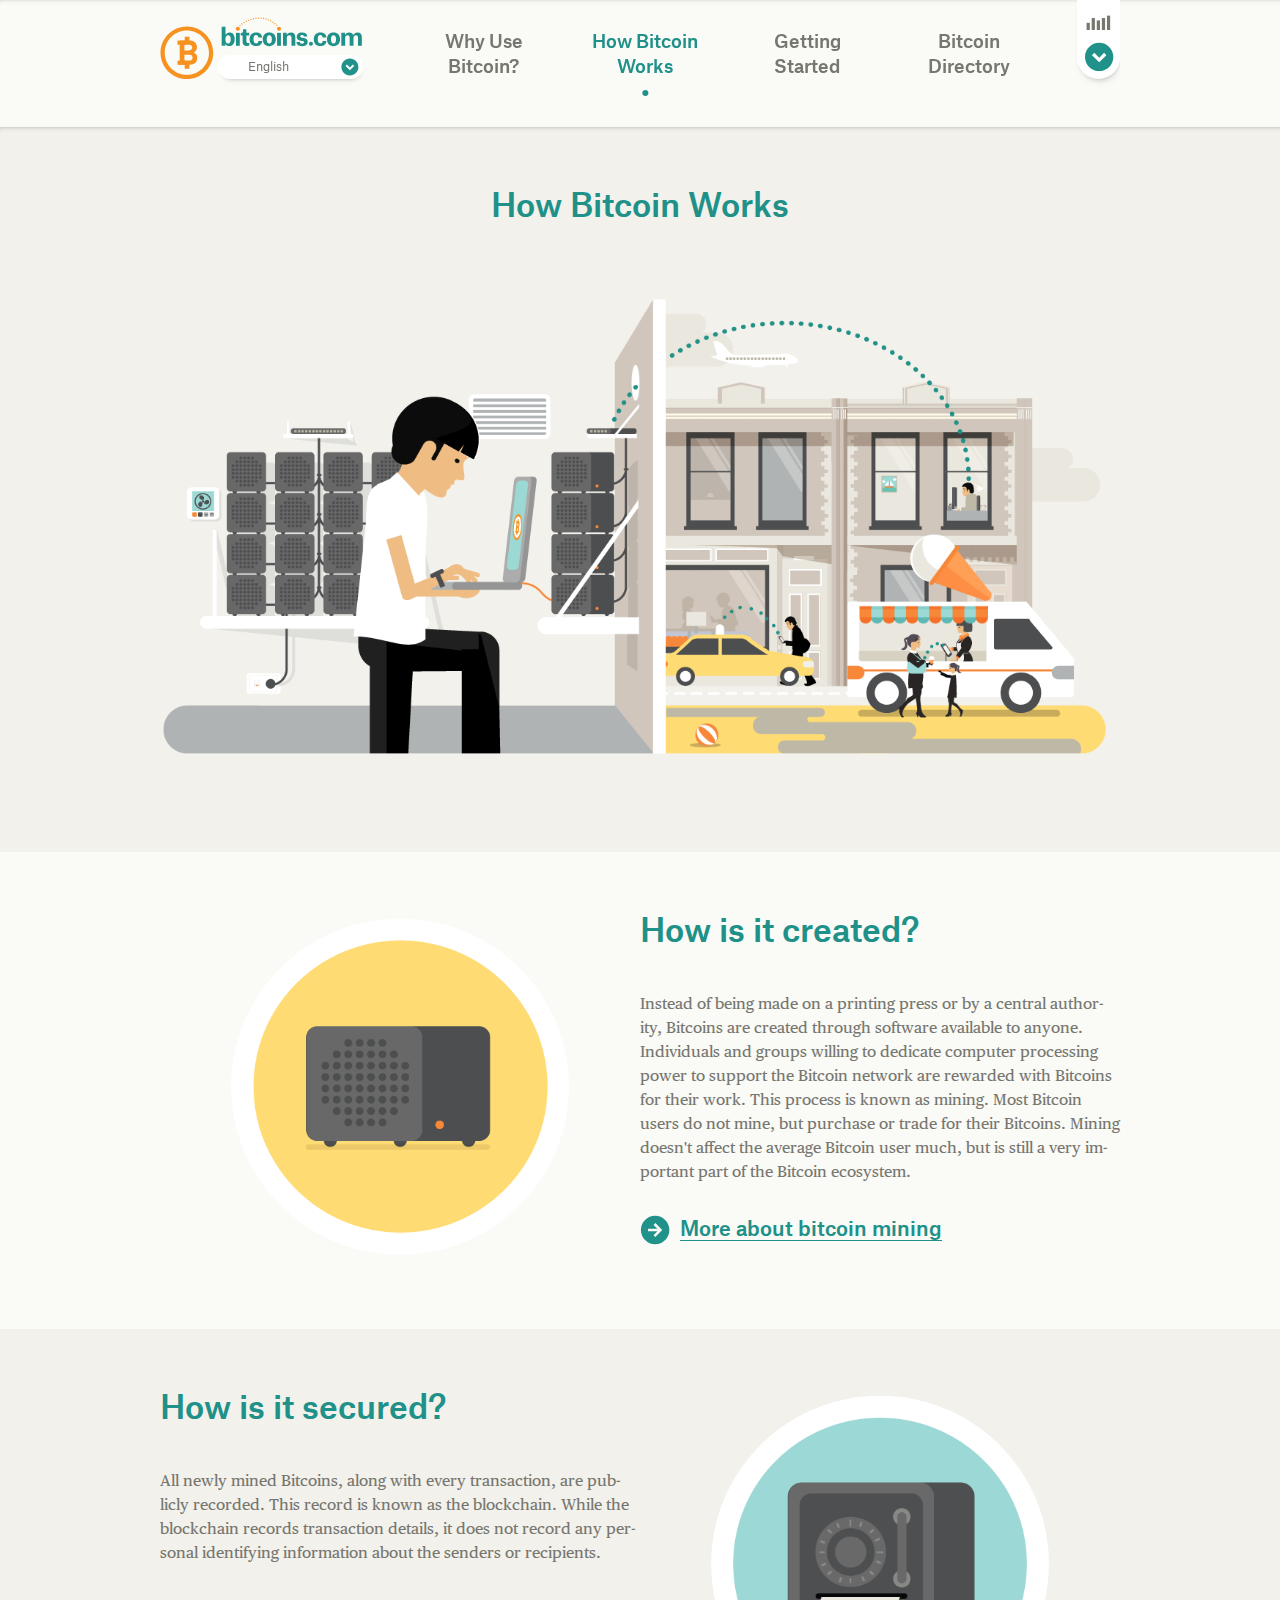
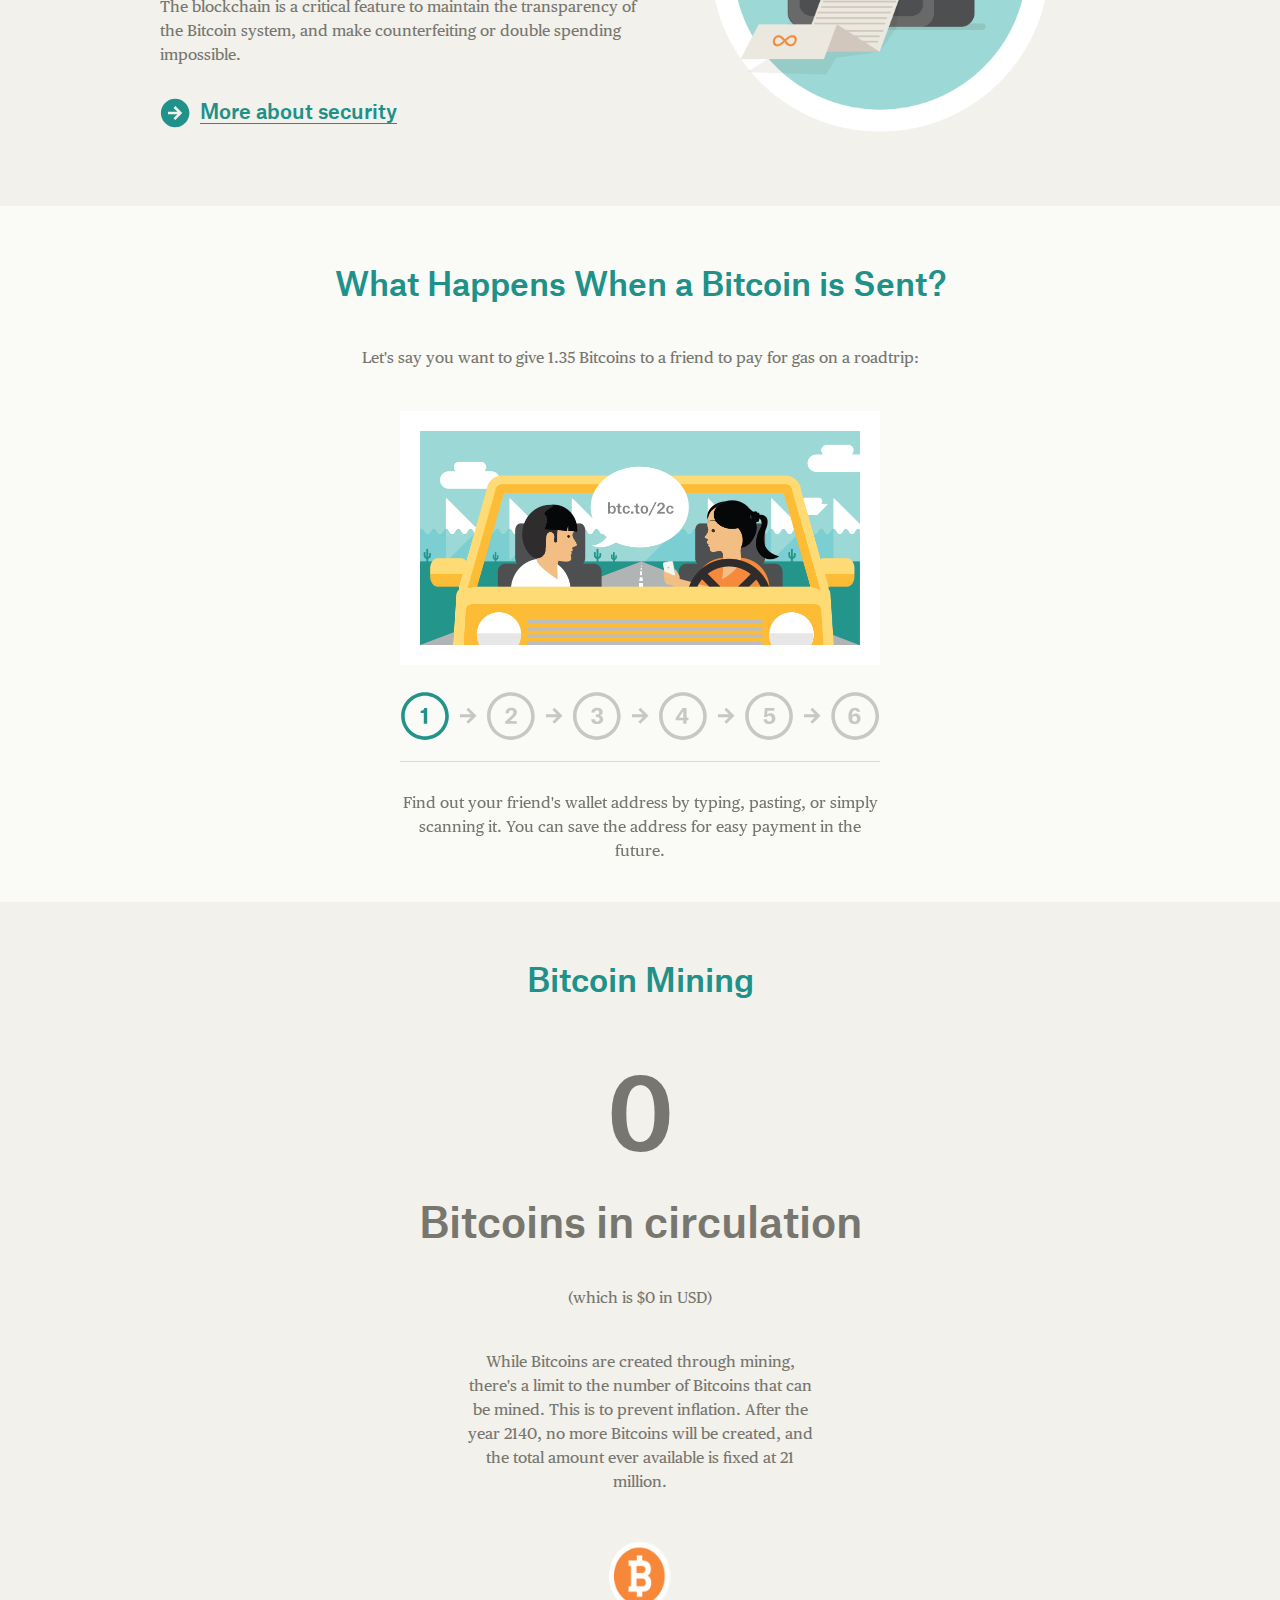
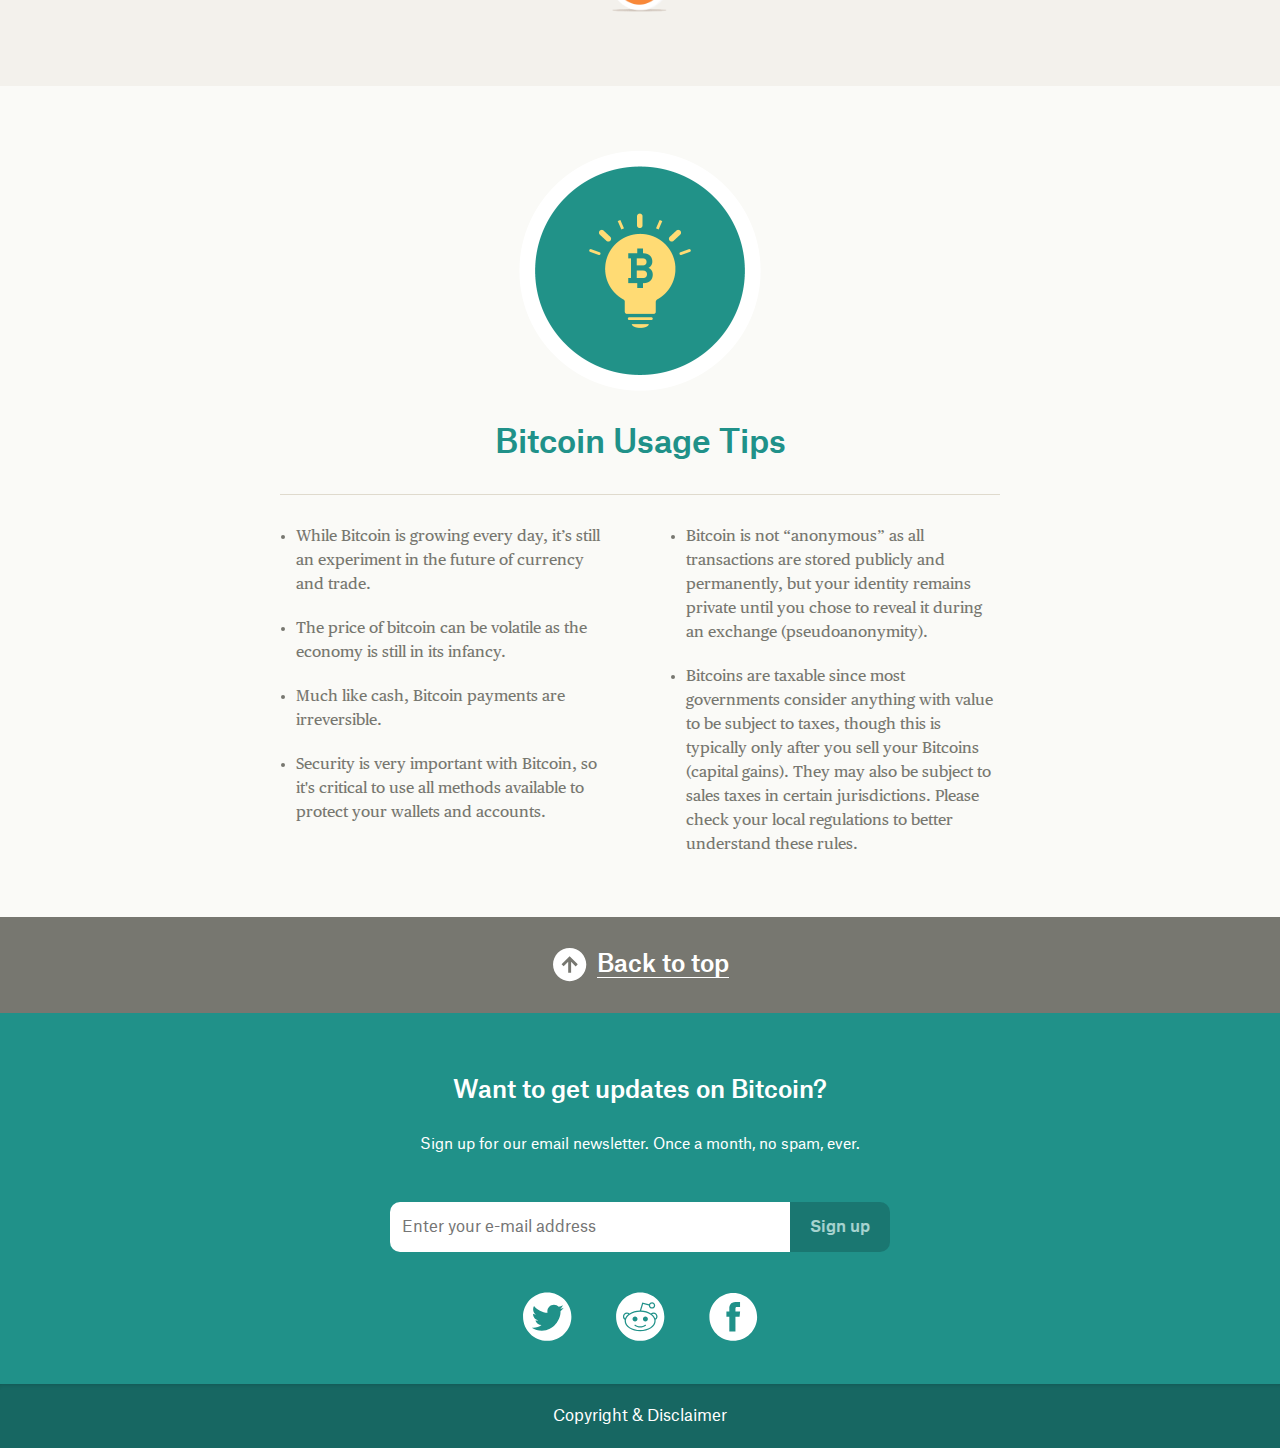
<file: how-bitcoin-works.html>
<!DOCTYPE html>

<!--[if IEMobile]>      <html class="iemobile site__background" lang="en">            <![endif]-->
<!--[if lt IE 7]>       <html class="no-js site__background ie6 oldie" lang="en">     <![endif]-->
<!--[if IE 7]>          <html class="no-js site__background ie7 oldie" lang="en">     <![endif]-->
<!--[if IE 8]>          <html class="no-js site__background ie8 oldie" lang="en">     <![endif]-->
<!--[if IE 9]>          <html class="no-js site__background ie9" lang="en">           <![endif]-->

<!--[if gt IE 8]><!-->  
<html class="no-js site__background" lang="en"> 
<!--<![endif]-->
    
  <head>
    
    <meta charset="UTF-8">
    <title>Bitcoins.com - How Bitcoin Works</title>

    <meta http-equiv="X-UA-Compatible" content="IE=edge,chrome=1">
    <meta name="robots" content="index, follow, noodp">
    <meta name="viewport" content="width=device-width, initial-scale=1.0">

    <meta property="og:title" content="Bitcoins.com">
    <meta property="og:type" content="website">
    <meta property="og:description" content="Bitcoins.com is a comprehensive & easy to understand information site all about Bitcoin, the digital currency.">
    <meta property="og:url" content="http://bitcoins.com">
    <meta property="og:image" content="http://bitcoins.com/opengraph-icon.jpg">
    <meta property="og:image:type" content="image/jpeg">
    <meta property="og:image:width" content="500">
    <meta property="og:image:height" content="500">
        
    <script>
    	document.documentElement.className = document.documentElement.className.replace(/(\s|^)no-js(\s|$)/, '$1' + 'js' + '$2');
    	/* Modernizr 2.6.2 (Custom Build) | MIT & BSD
      * Build: http://modernizr.com/download/#-opacity-csstransforms-csstransforms3d-csstransitions-history-shiv-cssclasses-teststyles-testprop-testallprops-prefixes-domprefixes-load
      */
      ;window.Modernizr=function(a,b,c){function z(a){j.cssText=a}function A(a,b){return z(m.join(a+";")+(b||""))}function B(a,b){return typeof a===b}function C(a,b){return!!~(""+a).indexOf(b)}function D(a,b){for(var d in a){var e=a[d];if(!C(e,"-")&&j[e]!==c)return b=="pfx"?e:!0}return!1}function E(a,b,d){for(var e in a){var f=b[a[e]];if(f!==c)return d===!1?a[e]:B(f,"function")?f.bind(d||b):f}return!1}function F(a,b,c){var d=a.charAt(0).toUpperCase()+a.slice(1),e=(a+" "+o.join(d+" ")+d).split(" ");return B(b,"string")||B(b,"undefined")?D(e,b):(e=(a+" "+p.join(d+" ")+d).split(" "),E(e,b,c))}var d="2.6.2",e={},f=!0,g=b.documentElement,h="modernizr",i=b.createElement(h),j=i.style,k,l={}.toString,m=" -webkit- -moz- -o- -ms- ".split(" "),n="Webkit Moz O ms",o=n.split(" "),p=n.toLowerCase().split(" "),q={},r={},s={},t=[],u=t.slice,v,w=function(a,c,d,e){var f,i,j,k,l=b.createElement("div"),m=b.body,n=m||b.createElement("body");if(parseInt(d,10))while(d--)j=b.createElement("div"),j.id=e?e[d]:h+(d+1),l.appendChild(j);return f=["&#173;",'<style id="s',h,'">',a,"</style>"].join(""),l.id=h,(m?l:n).innerHTML+=f,n.appendChild(l),m||(n.style.background="",n.style.overflow="hidden",k=g.style.overflow,g.style.overflow="hidden",g.appendChild(n)),i=c(l,a),m?l.parentNode.removeChild(l):(n.parentNode.removeChild(n),g.style.overflow=k),!!i},x={}.hasOwnProperty,y;!B(x,"undefined")&&!B(x.call,"undefined")?y=function(a,b){return x.call(a,b)}:y=function(a,b){return b in a&&B(a.constructor.prototype[b],"undefined")},Function.prototype.bind||(Function.prototype.bind=function(b){var c=this;if(typeof c!="function")throw new TypeError;var d=u.call(arguments,1),e=function(){if(this instanceof e){var a=function(){};a.prototype=c.prototype;var f=new a,g=c.apply(f,d.concat(u.call(arguments)));return Object(g)===g?g:f}return c.apply(b,d.concat(u.call(arguments)))};return e}),q.history=function(){return!!a.history&&!!history.pushState},q.opacity=function(){return A("opacity:.55"),/^0.55$/.test(j.opacity)},q.csstransforms=function(){return!!F("transform")},q.csstransforms3d=function(){var a=!!F("perspective");return a&&"webkitPerspective"in g.style&&w("@media (transform-3d),(-webkit-transform-3d){#modernizr{left:9px;position:absolute;height:3px;}}",function(b,c){a=b.offsetLeft===9&&b.offsetHeight===3}),a},q.csstransitions=function(){return F("transition")};for(var G in q)y(q,G)&&(v=G.toLowerCase(),e[v]=q[G](),t.push((e[v]?"":"no-")+v));return e.addTest=function(a,b){if(typeof a=="object")for(var d in a)y(a,d)&&e.addTest(d,a[d]);else{a=a.toLowerCase();if(e[a]!==c)return e;b=typeof b=="function"?b():b,typeof f!="undefined"&&f&&(g.className+=" "+(b?"":"no-")+a),e[a]=b}return e},z(""),i=k=null,function(a,b){function k(a,b){var c=a.createElement("p"),d=a.getElementsByTagName("head")[0]||a.documentElement;return c.innerHTML="x<style>"+b+"</style>",d.insertBefore(c.lastChild,d.firstChild)}function l(){var a=r.elements;return typeof a=="string"?a.split(" "):a}function m(a){var b=i[a[g]];return b||(b={},h++,a[g]=h,i[h]=b),b}function n(a,c,f){c||(c=b);if(j)return c.createElement(a);f||(f=m(c));var g;return f.cache[a]?g=f.cache[a].cloneNode():e.test(a)?g=(f.cache[a]=f.createElem(a)).cloneNode():g=f.createElem(a),g.canHaveChildren&&!d.test(a)?f.frag.appendChild(g):g}function o(a,c){a||(a=b);if(j)return a.createDocumentFragment();c=c||m(a);var d=c.frag.cloneNode(),e=0,f=l(),g=f.length;for(;e<g;e++)d.createElement(f[e]);return d}function p(a,b){b.cache||(b.cache={},b.createElem=a.createElement,b.createFrag=a.createDocumentFragment,b.frag=b.createFrag()),a.createElement=function(c){return r.shivMethods?n(c,a,b):b.createElem(c)},a.createDocumentFragment=Function("h,f","return function(){var n=f.cloneNode(),c=n.createElement;h.shivMethods&&("+l().join().replace(/\w+/g,function(a){return b.createElem(a),b.frag.createElement(a),'c("'+a+'")'})+");return n}")(r,b.frag)}function q(a){a||(a=b);var c=m(a);return r.shivCSS&&!f&&!c.hasCSS&&(c.hasCSS=!!k(a,"article,aside,figcaption,figure,footer,header,hgroup,nav,section{display:block}mark{background:#FF0;color:#000}")),j||p(a,c),a}var c=a.html5||{},d=/^<|^(?:button|map|select|textarea|object|iframe|option|optgroup)$/i,e=/^(?:a|b|code|div|fieldset|h1|h2|h3|h4|h5|h6|i|label|li|ol|p|q|span|strong|style|table|tbody|td|th|tr|ul)$/i,f,g="_html5shiv",h=0,i={},j;(function(){try{var a=b.createElement("a");a.innerHTML="<xyz></xyz>",f="hidden"in a,j=a.childNodes.length==1||function(){b.createElement("a");var a=b.createDocumentFragment();return typeof a.cloneNode=="undefined"||typeof a.createDocumentFragment=="undefined"||typeof a.createElement=="undefined"}()}catch(c){f=!0,j=!0}})();var r={elements:c.elements||"abbr article aside audio bdi canvas data datalist details figcaption figure footer header hgroup mark meter nav output progress section summary time video",shivCSS:c.shivCSS!==!1,supportsUnknownElements:j,shivMethods:c.shivMethods!==!1,type:"default",shivDocument:q,createElement:n,createDocumentFragment:o};a.html5=r,q(b)}(this,b),e._version=d,e._prefixes=m,e._domPrefixes=p,e._cssomPrefixes=o,e.testProp=function(a){return D([a])},e.testAllProps=F,e.testStyles=w,g.className=g.className.replace(/(^|\s)no-js(\s|$)/,"$1$2")+(f?" js "+t.join(" "):""),e}(this,this.document),function(a,b,c){function d(a){return"[object Function]"==o.call(a)}function e(a){return"string"==typeof a}function f(){}function g(a){return!a||"loaded"==a||"complete"==a||"uninitialized"==a}function h(){var a=p.shift();q=1,a?a.t?m(function(){("c"==a.t?B.injectCss:B.injectJs)(a.s,0,a.a,a.x,a.e,1)},0):(a(),h()):q=0}function i(a,c,d,e,f,i,j){function k(b){if(!o&&g(l.readyState)&&(u.r=o=1,!q&&h(),l.onload=l.onreadystatechange=null,b)){"img"!=a&&m(function(){t.removeChild(l)},50);for(var d in y[c])y[c].hasOwnProperty(d)&&y[c][d].onload()}}var j=j||B.errorTimeout,l=b.createElement(a),o=0,r=0,u={t:d,s:c,e:f,a:i,x:j};1===y[c]&&(r=1,y[c]=[]),"object"==a?l.data=c:(l.src=c,l.type=a),l.width=l.height="0",l.onerror=l.onload=l.onreadystatechange=function(){k.call(this,r)},p.splice(e,0,u),"img"!=a&&(r||2===y[c]?(t.insertBefore(l,s?null:n),m(k,j)):y[c].push(l))}function j(a,b,c,d,f){return q=0,b=b||"j",e(a)?i("c"==b?v:u,a,b,this.i++,c,d,f):(p.splice(this.i++,0,a),1==p.length&&h()),this}function k(){var a=B;return a.loader={load:j,i:0},a}var l=b.documentElement,m=a.setTimeout,n=b.getElementsByTagName("script")[0],o={}.toString,p=[],q=0,r="MozAppearance"in l.style,s=r&&!!b.createRange().compareNode,t=s?l:n.parentNode,l=a.opera&&"[object Opera]"==o.call(a.opera),l=!!b.attachEvent&&!l,u=r?"object":l?"script":"img",v=l?"script":u,w=Array.isArray||function(a){return"[object Array]"==o.call(a)},x=[],y={},z={timeout:function(a,b){return b.length&&(a.timeout=b[0]),a}},A,B;B=function(a){function b(a){var a=a.split("!"),b=x.length,c=a.pop(),d=a.length,c={url:c,origUrl:c,prefixes:a},e,f,g;for(f=0;f<d;f++)g=a[f].split("="),(e=z[g.shift()])&&(c=e(c,g));for(f=0;f<b;f++)c=x[f](c);return c}function g(a,e,f,g,h){var i=b(a),j=i.autoCallback;i.url.split(".").pop().split("?").shift(),i.bypass||(e&&(e=d(e)?e:e[a]||e[g]||e[a.split("/").pop().split("?")[0]]),i.instead?i.instead(a,e,f,g,h):(y[i.url]?i.noexec=!0:y[i.url]=1,f.load(i.url,i.forceCSS||!i.forceJS&&"css"==i.url.split(".").pop().split("?").shift()?"c":c,i.noexec,i.attrs,i.timeout),(d(e)||d(j))&&f.load(function(){k(),e&&e(i.origUrl,h,g),j&&j(i.origUrl,h,g),y[i.url]=2})))}function h(a,b){function c(a,c){if(a){if(e(a))c||(j=function(){var a=[].slice.call(arguments);k.apply(this,a),l()}),g(a,j,b,0,h);else if(Object(a)===a)for(n in m=function(){var b=0,c;for(c in a)a.hasOwnProperty(c)&&b++;return b}(),a)a.hasOwnProperty(n)&&(!c&&!--m&&(d(j)?j=function(){var a=[].slice.call(arguments);k.apply(this,a),l()}:j[n]=function(a){return function(){var b=[].slice.call(arguments);a&&a.apply(this,b),l()}}(k[n])),g(a[n],j,b,n,h))}else!c&&l()}var h=!!a.test,i=a.load||a.both,j=a.callback||f,k=j,l=a.complete||f,m,n;c(h?a.yep:a.nope,!!i),i&&c(i)}var i,j,l=this.yepnope.loader;if(e(a))g(a,0,l,0);else if(w(a))for(i=0;i<a.length;i++)j=a[i],e(j)?g(j,0,l,0):w(j)?B(j):Object(j)===j&&h(j,l);else Object(a)===a&&h(a,l)},B.addPrefix=function(a,b){z[a]=b},B.addFilter=function(a){x.push(a)},B.errorTimeout=1e4,null==b.readyState&&b.addEventListener&&(b.readyState="loading",b.addEventListener("DOMContentLoaded",A=function(){b.removeEventListener("DOMContentLoaded",A,0),b.readyState="complete"},0)),a.yepnope=k(),a.yepnope.executeStack=h,a.yepnope.injectJs=function(a,c,d,e,i,j){var k=b.createElement("script"),l,o,e=e||B.errorTimeout;k.src=a;for(o in d)k.setAttribute(o,d[o]);c=j?h:c||f,k.onreadystatechange=k.onload=function(){!l&&g(k.readyState)&&(l=1,c(),k.onload=k.onreadystatechange=null)},m(function(){l||(l=1,c(1))},e),i?k.onload():n.parentNode.insertBefore(k,n)},a.yepnope.injectCss=function(a,c,d,e,g,i){var e=b.createElement("link"),j,c=i?h:c||f;e.href=a,e.rel="stylesheet",e.type="text/css";for(j in d)e.setAttribute(j,d[j]);g||(n.parentNode.insertBefore(e,n),m(c,0))}}(this,document),Modernizr.load=function(){yepnope.apply(window,[].slice.call(arguments,0))};
    </script>

    <link rel="shortcut icon" href="/assets/img/favicon.ico">
    
    <link rel="apple-touch-icon-precomposed" sizes="144x144" href="/assets/img/illustrations/apple-touch-icon-144x144-precomposed.png">
    <link rel="apple-touch-icon-precomposed" sizes="120x120" href="/assets/img/illustrations/apple-touch-icon-120x120-precomposed.png">
    <link rel="apple-touch-icon-precomposed" sizes="114x114" href="/assets/img/illustrations/apple-touch-icon-114x114-precomposed.png">
    <link rel="apple-touch-icon-precomposed" sizes="72x72" href="/assets/img/illustrations/apple-touch-icon-72x72-precomposed.png">
    <link rel="apple-touch-icon-precomposed" href="/assets/img/illustrations/apple-touch-icon-precomposed.png">

    <!--[if (gt IE 8) | (IEMobile)]><!-->
      <link rel="stylesheet" href="/assets/css/styles.css">
      <script>
        /* grunticon Stylesheet Loader | https://github.com/filamentgroup/grunticon | (c) 2012 Scott Jehl, Filament Group, Inc. | MIT license. */
        window.grunticon=function(e){if(e&&3===e.length){var t=window,n=!(!t.document.createElementNS||!t.document.createElementNS("http://www.w3.org/2000/svg","svg").createSVGRect||!document.implementation.hasFeature("http://www.w3.org/TR/SVG11/feature#Image","1.1")||window.opera&&-1===navigator.userAgent.indexOf("Chrome")),o=function(o){var r=t.document.createElement("link"),a=t.document.getElementsByTagName("script")[0];r.rel="stylesheet",r.href=e[o&&n?0:o?1:2],a.parentNode.insertBefore(r,a)},r=new t.Image;r.onerror=function(){o(!1)},r.onload=function(){o(1===r.width&&1===r.height)},r.src="[data-uri]"}};grunticon( [ "/assets/icons/icons.data.svg.css", "/assets/icons/icons.fallback.css", "/assets/icons/icons.fallback.css" ] );
      </script>
      <noscript><link href="/assets/icons/icons.fallback.css" rel="stylesheet"></noscript>
    <!--<![endif]-->

    <!--[if (lt IE 9) & (!IEMobile)]>
      <link rel="stylesheet" href="/assets/css/ie-styles.css">
      <link rel="stylesheet" href="/assets/icons/icons.ie.css">
    <![endif]-->

  </head>

  <body id="top">
    
    <!-- /////////////////////////////////// Empty divs used for javascript hooks - do not remove! -->

    <div id="js__opacity-hack"></div>
    <div id="js__media-check"></div>

    <!-- /////////////////////////////////// Site Content Container -->

    <div class="js__outside-drawer" style="display: block;">

      <span class="panel__shadow--subtle"></span>

      <!-- /////////////////////////////////// Navigation -->
      
        <div class="nav-data js__data-drawer">
          
          <div class="data">

            <div class="data__info">
              
              <h2 class="data__title">Live BTC Price</h2>

              <div class="data__text-wrap">
                
                <span class="data__price">¥11,675.575</span>
                
                <form id="data__form" class="data__select-wrap">
                  
                  <!-- /////////////////////////////////// Default exchange select elements - value and content should be changed based on user choice -->

                  <select name="Exchange" id="exchange_select" class="dropdown_select" data-func="dropdown" data-child="#exchange_dropdown">
                    <option selected="selected" value="mt_gox">Mt. Gox</option>
                    <option value="soon">Coming soon...</option>
                  </select>

                  <dl id="exchange_dropdown" class="dropdown" data-drawer="true" data-parent="#exchange_select">
                    <dt class="round-corners box__shadow">
                      <span class="icon-down_arrow dropdown__icon"></span>
                      <a href="#" tabindex="-1">

                      </a>
                    </dt>
                  </dl>
                  
                  <!-- /////////////////////////////////// Default currency select elements - value and content should be changed based on user choice -->

                  <select name="Currency" id="currency_select" class="dropdown_select" data-func="dropdown" data-child="#currency_dropdown">
                    <option selected="selected" value="usd">USD</option>
                    <option value="eur">EUR</option>
                    <option value="jpy">JPY</option>
                    <option value="cad">CAD</option>
                    <option value="gbp">GBP</option>
                    <option value="chf">CHF</option>
                    <option value="rub">RUB</option>
                    <option value="sek">SEK</option>
                    <option value="dkk">DKK</option>
                    <option value="hkd">HKD</option>
                    <option value="pln">PLN</option>
                    <option value="cny">CNY</option>
                    <option value="sgd">SGD</option>
                    <option value="gbp">GBP</option>
                    <option value="thb">THB</option>
                    <option value="nzd">NZD</option>
                    <option value="nok">NOK</option>
                  </select>

                  <dl id="currency_dropdown" class="dropdown" data-scroll="true" data-drawer="true" data-parent="#currency_select">
                    <dt class="round-corners box__shadow">
                      <span class="icon-down_arrow dropdown__icon"></span>
                      <a href="#" tabindex="-1">

                      </a>
                    </dt>
                  </dl>

                  <input type="submit" class="dropdown_submit" value="Submit"></input>
                  
                </form>

              </div>

            </div>

            <div class="data__graph">

              <h2 class="data__title">Recent Price &amp; Volume</h2>

              <div class="data__media">

                <!--  ////////////////////////////////// The image for the data drawer should be 1440px (wide) by 300px (tall)  -->
                <img class="data__image" src="assets/img/illustrations/data_graph.png" alt="placeholder image" />

              </div>

            </div>

          </div>

        </div>

        <nav class="nav">

          <div class="nav-header">
            
            <a href="/" class="nav-header__logos">
              <span class="icon-btc_mark"></span>
              <span class="icon-BTC_logo"></span>
            </a>

            <div class="select--drop__wrap">
              
              <dl id="language_dropdown" class="dropdown dd__closed" data-option="flags" data-parent="#language_select">
                <dt class="round-corners box__shadow">
                  <span class="icon-down_arrow dropdown__icon"></span>
                  <a href="#">

                  </a>
                </dt>
              </dl>

            </div>

            <a id="click_menu" class="nav-header__toggle" data-func="toggle_nav" data-state="js__activate-menu" href="#">
              <span class="nav-header__icon icon-mobile_menu"></span>
            </a>

          </div> 

          <div class="nav-menu js__nav-drawer">
                          
            <div class="nav-menu__select-wrap">
              
              <span id="myFlag"></span>
              <span class="icon-down_arrow nav-menu__dropdown"></span>

              <form id="language_form" action="" method="GET">

                <!-- /////////////////////////////////// Default language select elements - value and content should be changed based on user choice -->
                
                <select class="nav-menu__select dropdown_select" name="Locale" id="language_select" data-func="dropdown" data-child="#language_dropdown">

                  <option selected="selected" value="en">English</option>
                  <option value="soon">Coming soon...</option>

                  <!-- ///////////////// language options for when the translations are complete...

                    <option value="jp">日本語</option>
                    <option value="fr">Français</option>
                    <option value="de">Deutsch</option>
                    <option value="cn1">繁體中文</option>
                    <option value="cn2">简体中文</option>
                    <option value="es">Español</option>
                    <option value="ru">Pусский</option>
                    <option value="dk">Nederlands</option>
                    <option value="pl">Polski</option> 

                  -->

                </select>

                <input type="submit" class="dropdown_submit" value="Submit"></input>

              </form>

            </div>

            <div class="nav-menu__link nav-data__toggle">
              
              <span class="icon-graph_icon"></span>    
              <a id="click_data" class="icon-up_arrow nav-data__toggle-btn" data-func="toggle_nav" data-state="js__activate-menu" href="#"></a>

            </div>

            <div class="nav-menu__list">

                <!-- /////////////////////////////////// Note active classes to drive current page link style -->

                <a class="nav-menu__link " href="/why-use-bitcoin.html">Why Use Bitcoin?</a>
                
                <a class="nav-menu__link  active " href="/how-bitcoin-works.html">How Bitcoin Works</a>

                <a class="nav-menu__link " href="/getting-started.html">Getting Started</a>

                <a class="nav-menu__link " href="/directory.html">Bitcoin Directory</a>

            </div>      

          </div>

        </nav>

      <!-- /////////////////////////////////// Page Content -->
      
      <header class="hero">
        
        <span class="panel__shadow"></span>
        <h2 class="hero__headline">How Bitcoin Works</h2>

        <div class="hero__image-wrap">
          <img class="hero__image" src="assets/img/illustrations/how_it_works_hero.png" alt="People using bitcoin" />
        </div>

      </header>

      <article class="l__contained">
        
        <div class="block">

          <div class="block__media">
            <img src="assets/img/illustrations/digitally_created.png">
          </div>

          <div class="block__info">

            <h2 class="block__title--left">How is it created?</h2>
            <p>Instead of being made on a printing press or by a central authority, Bitcoins are created through software available to anyone. Individuals and groups willing to dedicate computer processing power to support the Bitcoin network are rewarded with Bitcoins for their work. This process is known as mining. Most Bitcoin users do not mine, but purchase or trade for their Bitcoins. Mining doesn't affect the average Bitcoin user much, but is still a very important part of the Bitcoin ecosystem.</p>

            <div class="link__container">
              <a href="/directory.html" class="link__wrapper">
                <div class="icon-green_arrow link__icon block__link__icon"></div>
                <div class="link__text-wrap--secondary">
                  <span class="link__text block__link__text">More about bitcoin mining</span>
                </div>
              </a>
            </div>

          </div>

        </div>

      </article>

      <div class="site__background--grey">

        <article class="l__contained">
        
          <div class="block--right">

            <div class="block__media">
              <img src="assets/img/illustrations/secure.png">
            </div>
            
            <div class="block__info">
              <h2 class="block__title--left">How is it secured?</h2>       
              <p>All newly mined Bitcoins, along with every transaction, are publicly recorded. This record is known as the blockchain. While the blockchain records transaction details, it does not record any personal identifying information about the senders or recipients.</p>

              <p>The blockchain is a critical feature to maintain the transparency of the Bitcoin system, and make counterfeiting or double spending impossible.</p>

              <div class="link__container">
                <a href="/directory.html" class="link__wrapper">
                  <div class="icon-green_arrow link__icon block__link__icon"></div>
                  <div class="link__text-wrap--secondary">
                    <span class="link__text block__link__text">More about security</span>
                  </div>
                </a>
              </div>

            </div>

          </div>

        </article>

      </div>

      <div class="l__contained">

        <div class="slideshow">

          <h2 class="slideshow__title">What Happens When a Bitcoin is Sent?</h2>

          <p class="slideshow__intro-text">Let's say you want to give 1.35 Bitcoins to a friend to pay for gas on a roadtrip:</p>

                       
            <div class="slideshow__item__list">   

              <div class="slideshow__item active" data-slide="01">
                <img src="/assets/img/illustrations/f01_What_happens.png" class="slideshow__image">
              </div>

              <div class="slideshow__item" data-slide="02">
                <img src="/assets/img/illustrations/f02_What_happens.png" class="slideshow__image">
              </div>

              <div class="slideshow__item" data-slide="03">
                <img src="/assets/img/illustrations/f03_What_happens.png" class="slideshow__image">
              </div>

              <div class="slideshow__item" data-slide="04">
                <img src="/assets/img/illustrations/f04_What_happens.png" class="slideshow__image">
              </div>

              <div class="slideshow__item" data-slide="05">
                <img src="/assets/img/illustrations/f05_What_happens.png" class="slideshow__image">
              </div>

              <div class="slideshow__item" data-slide="06">
                <img src="/assets/img/illustrations/f06_What_happens.png" class="slideshow__image">
              </div>

            </div>

            <div class="slideshow__button-list">

              <a class="slideshow__link active" href="#" data-target="01">
                <div class="icon-01_green slideshow__button"></div>
              </a>
              
              <div class="icon-arrow_grey slideshow__button--arrow"></div>

              <a class="slideshow__link" href="#" data-target="02">
                <div class="icon-02_grey slideshow__button"></div>
              </a>

              <div class="icon-arrow_grey slideshow__button--arrow"></div>
              
              <a class="slideshow__link" href="#" data-target="03">
                <div class="icon-03_grey slideshow__button"></div>
              </a>

              <div class="icon-arrow_grey slideshow__button--arrow"></div>
              
              <a class="slideshow__link" href="#" data-target="04">
                <div class="icon-04_grey slideshow__button"></div>
              </a>

              <div class="icon-arrow_grey slideshow__button--arrow"></div>
              
              <a class="slideshow__link" href="#" data-target="05">
                <div class="icon-05_grey slideshow__button"></div>
              </a>

              <div class="icon-arrow_grey slideshow__button--arrow"></div>

              <a class="slideshow__link" href="#" data-target="06">
                <div class="icon-06_grey slideshow__button"></div>
              </a>

            </div>

            <div class="slideshow__item__list small_list">   

              <div class="slideshow__item active" data-slide="01">
                <p class="slideshow__text">Find out your friend's wallet address by typing, pasting, or simply scanning it. You can save the address for easy payment in the future.</p>
              </div>

              <div class="slideshow__item" data-slide="02">
                <p class="slideshow__text">Convert your desired currency amount into Bitcoin (Calculator/device changing dollars into bitcoins).</p>
              </div>

              <div class="slideshow__item" data-slide="03">
                <p class="slideshow__text">Verify the payment amount and send!</p>
              </div>

              <div class="slideshow__item" data-slide="04">
                <p class="slideshow__text">The amount in Bitcoin is now deducted from your balance, and entered into the blockchain as a transaction so they cannot be spent twice.</p>
              </div>

              <div class="slideshow__item" data-slide="05">
                <p class="slideshow__text">Your friend immediately sees the unverified transaction.</p>
              </div>

              <div class="slideshow__item" data-slide="06">
                <p class="slideshow__text">The transaction is verified on the network, and then deposited into your friend's wallet.</p>
              </div>

            </div>

        </div>

      </div>

      <div class="site__background--grey">

        <div class="l__contained">

          <div class="numbers">

            <h2 class="block__title">Bitcoin Mining</h2>
            <div id="timer-trigger" class="pullquote">

              <!-- //////////////// These numbers should be dynamic based on whatever source you're using
                                    NOTE: They should have commas separating every 3 digits... -->

              <h2 id="timer_1" class="pullquote__text">11,365,200</h2>
              <h3 class="pullquote__subtext">Bitcoins in circulation</h3>        
              <p class="pullquote__footnote">(which is $<span id="timer_2">1,358,315,775</span> in USD)</p>

            </div>

            <div class="single-col__wrapper">

              <p>While Bitcoins are created through mining, there's a limit to the number of Bitcoins that can be mined. This is to prevent inflation. After the year 2140, no more Bitcoins will be created, and the total amount ever available is fixed at 21 million.</p>
              
              <div class="single-col__media">
                <img src="assets/img/illustrations/bitcoin_circulation_64.gif">
              </div>
               
            </div>

          </div>

        </div>

      </div>

        <div class="dir--pad">

          <div class="l__contained">

          <div class="block__media--center">
            <img src="assets/img/illustrations/bitcoin_tips.png">
          </div>

          <h2 class="dir__title--visible">Bitcoin Usage Tips</h2>

          <div class="dir__row">

            <div class="dir__item">
             <ul> 
              <li>While Bitcoin is growing every day, it’s still an experiment in the future of currency and trade.</li>
              <li>The price of bitcoin can be volatile as the economy is still in its infancy.</li>
              <li>Much like cash, Bitcoin payments are irreversible.</li>
              <li>Security is very important with Bitcoin, so it's critical to use all methods available to protect your wallets and accounts.</li>
            </ul>
            </div>

            <div class="dir__item">
              <ul> 
              <li>Bitcoin is not &ldquo;anonymous&rdquo; as all transactions are stored publicly and permanently, but your identity remains private until you chose to reveal it during an exchange (pseudoanonymity).</li>
              <li>Bitcoins are taxable since most governments consider anything with value to be subject to taxes, though this is typically only after you sell your Bitcoins (capital gains). They may also be subject to sales taxes in certain jurisdictions. Please check your local regulations to better understand these rules.</li>
             </ul>
            </div>

          </div>

          </div>

        </div>

      <!-- /////////////////////////////////// Footer -->
      
      <div class="footer__link-panel">

        <a href="#top" class="footer__link--primary" data-func="scroll_to">
          <div class="icon-white_arrow_up link__icon"></div>
          <div class="link__text-wrap">
            <span class="link__text--rev">Back to top</span>
          </div>
        </a>

      </div>

      <footer class="footer">

        <div class="l__contained">

          <h2 class="footer__text">Want to get updates on Bitcoin?</h2>

          <p class="footer__sub-text">Sign up for our email newsletter. Once a month, no spam, ever.</p>

          <form id="email__form" class="input--footer invalid" novalidate="novalidate">
            <input id="email__input" class="input__text" type="email" spellcheck='false' placeholder="Enter your e-mail address" required></input>
            <input id="email__submit" class="input__button" type="submit" value="Sign up"></input>
          </form>

        </div>    

        <div class="footer-icons__container">
          <span class="footer__icon-box"><a class="icon-twitter footer__icon" href="http://twitter.com/intent/tweet?text=Bitcoins.com+is+a+comprehensive+%26+easy+to+understand+information+site+all+about+Bitcoin%2C+the+digital+currency.&url=http://bitcoins.com" target="_blank"></a></span>
          <span class="footer__icon-box"><a class="icon-reddit footer__icon" href="http://www.reddit.com/submit?url=bitcoins.com" target="_blank"></a></span>
          <span class="footer__icon-box"><a class="icon-facebook footer__icon" href="https://www.facebook.com/sharer/sharer.php?u=http%3A%2F%2Fbitcoins.com" target="_blank"></a></span>
         
        </div>

        <div class="footer__disclaimer-wrap">

          <span class="panel__shadow--footer"></span>

          <a class="footer__collapse" href="#disclaimer" data-toggle="collapse">Copyright &amp; Disclaimer</a>

          <div id="disclaimer" class="footer__disclaimer js__collapse">

            <p>This website belongs to and is operated by Tibanne Co., Ltd, the parent company of MtGox Co., Ltd. MtGox Co., Ltd. operates one of the world's largest Bitcoin exchange at <a href="https://mtgox.com" target="_blank">mtgox.com</a>. Except for <a href="https://mtgox.com" target="_blank">mtgox.com</a>, all services and sites listed or recommended on this site are not affiliated with Tibanne Co., Ltd or MtGox Co., Ltd. Lists and recommendations are provided only for convenience and do not represent an endorsement or guarantee by Tibanne Co., Ltd or MtGox Co., Ltd of these services and sites. No claim shall be accepted and Tibanne Co., Ltd and MtGox Co., Ltd. shall not assume any liability or responsibility with regard to these services and sites.</p>
            
          </div>

        </div>
        
      </footer>

    </div>

<!-- /////////////////////////////////// Scripts -->
<script src="assets/app-js/production/app.min.js"></script>
<script src="assets/scripts/scripts.js"></script>

</body>
  
</html>
</file>
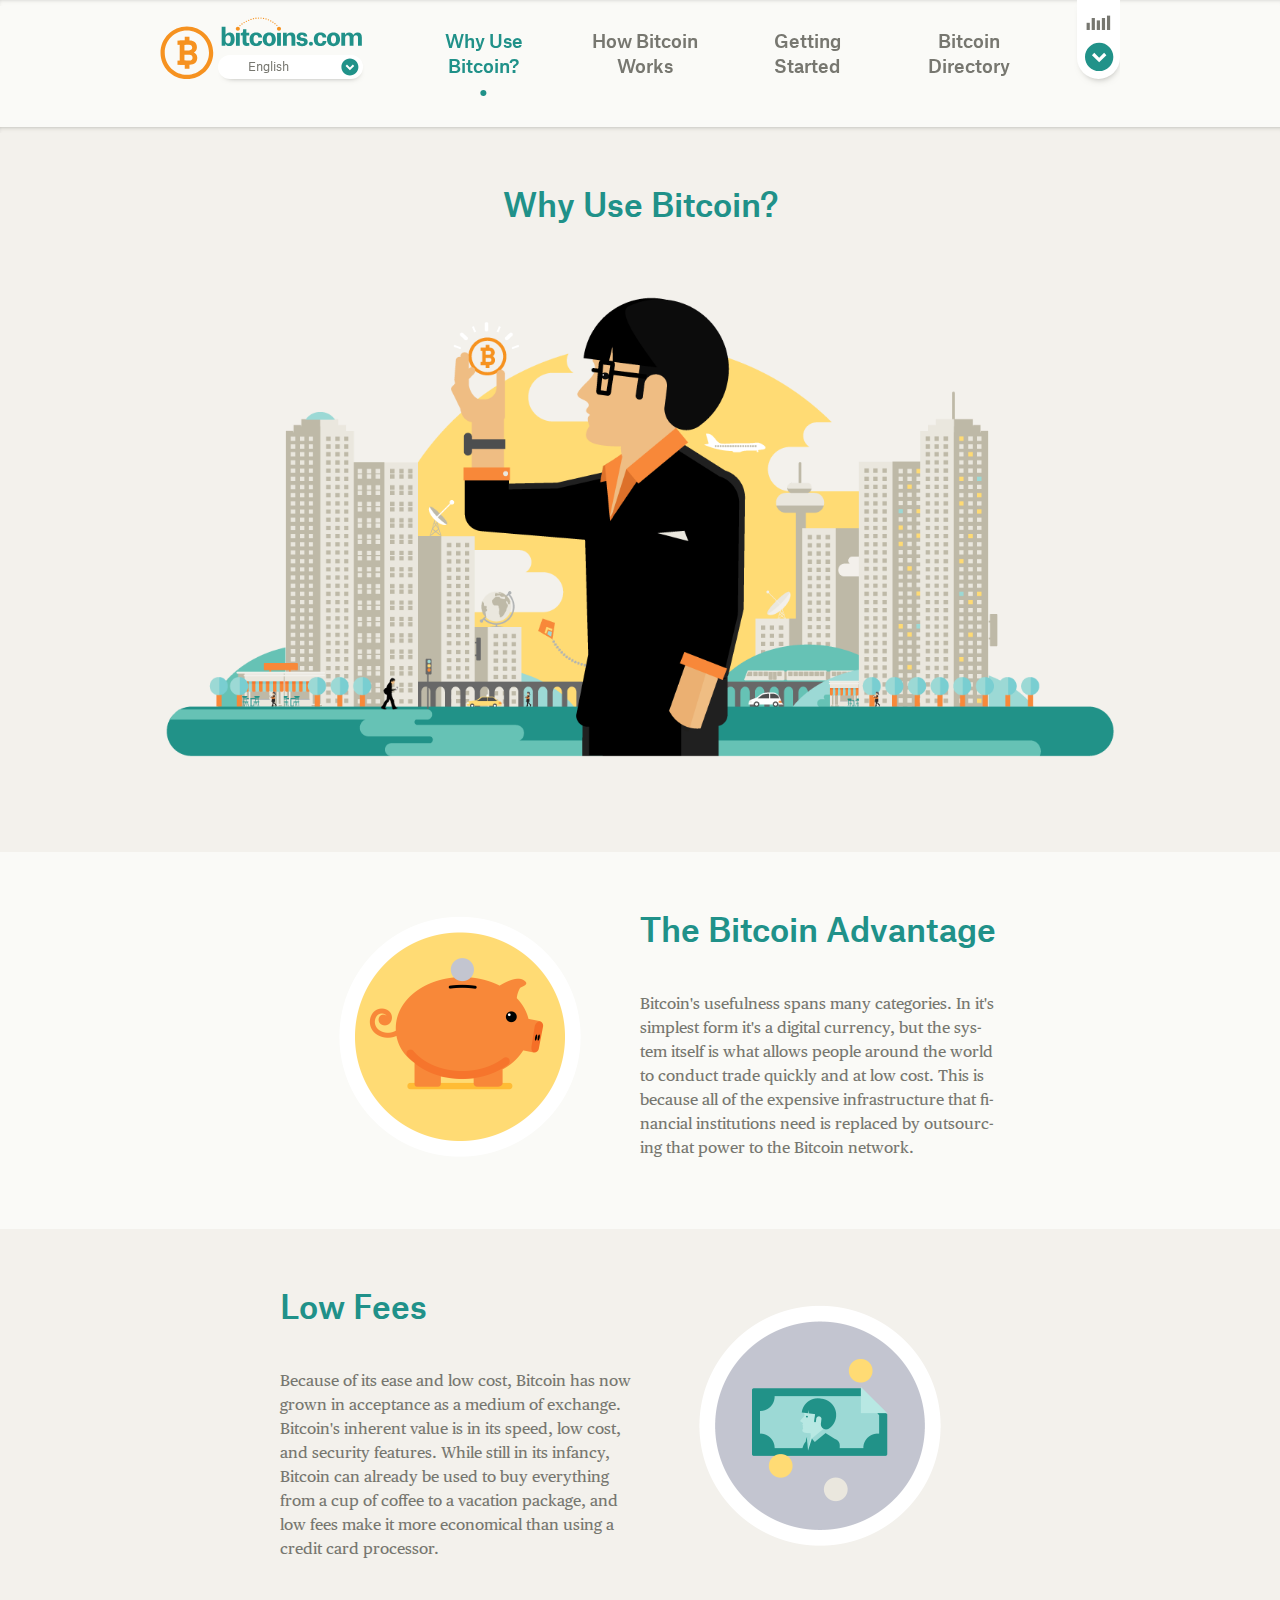
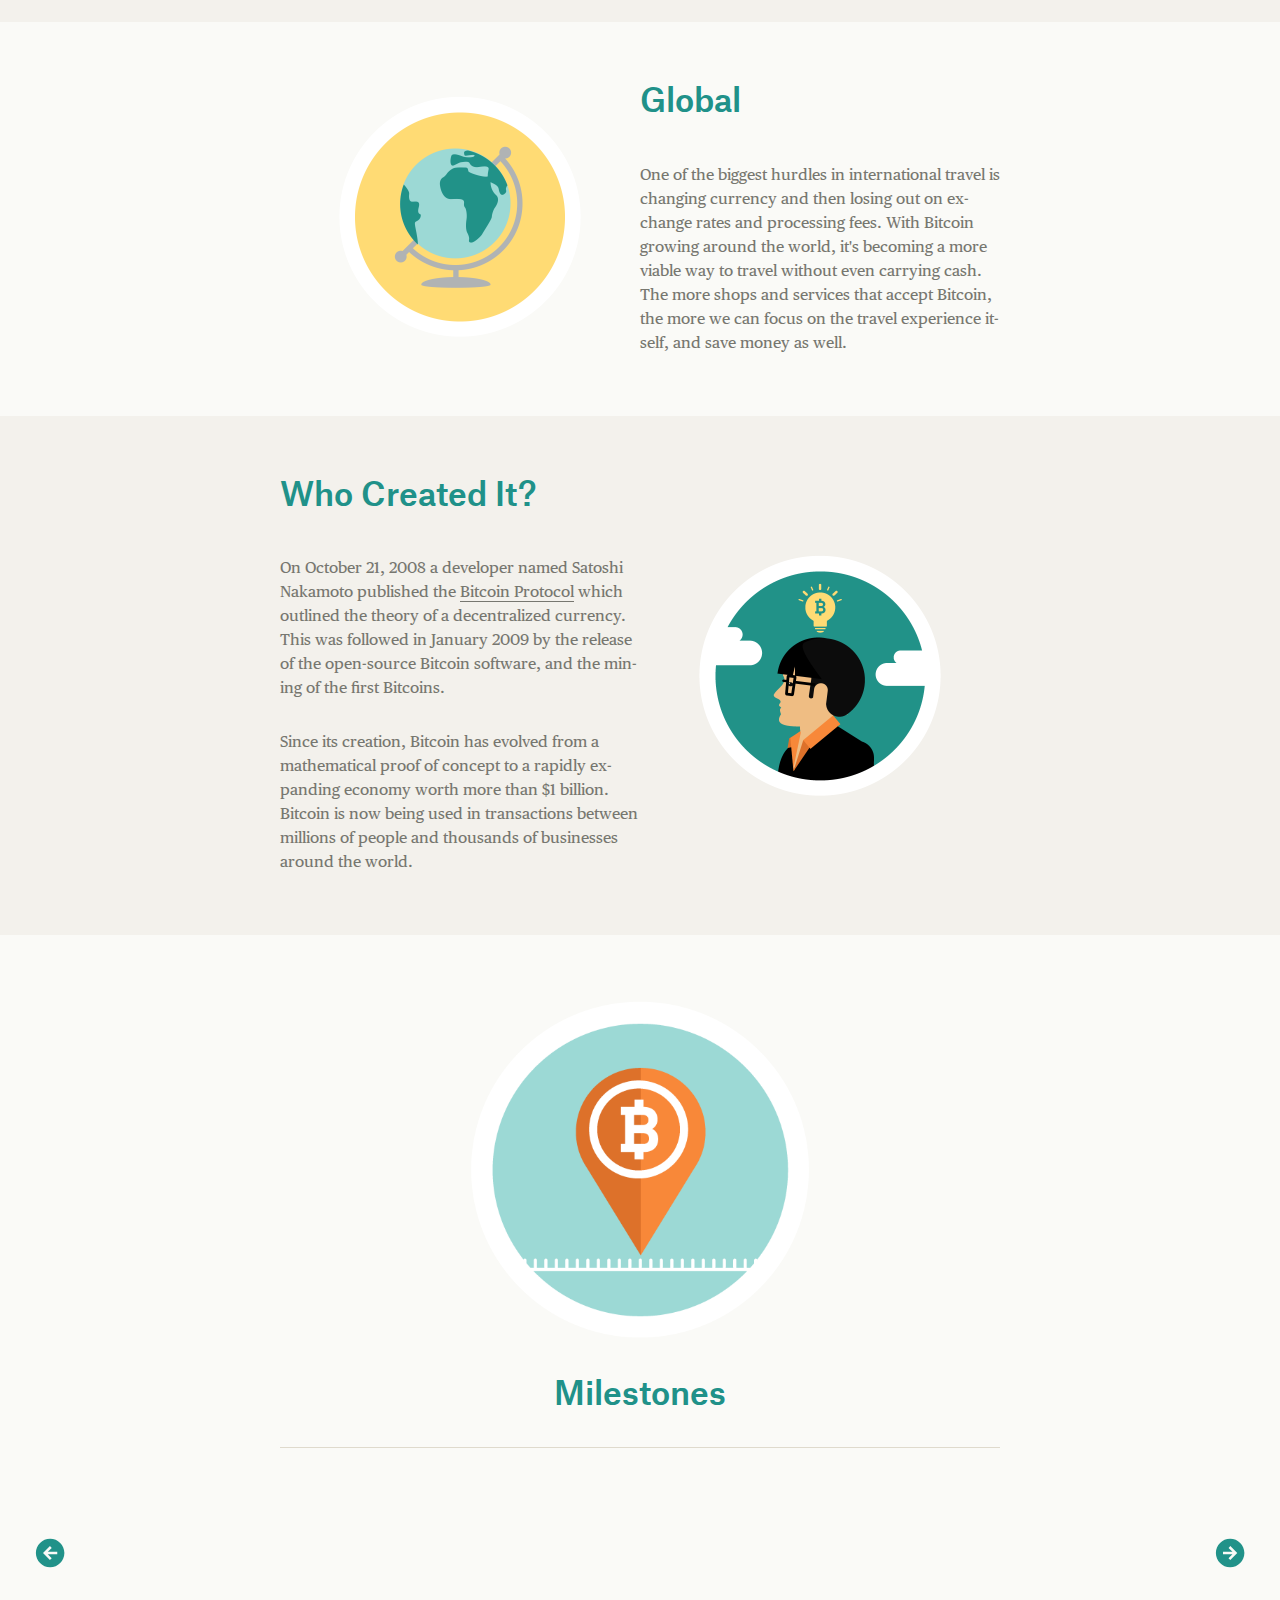
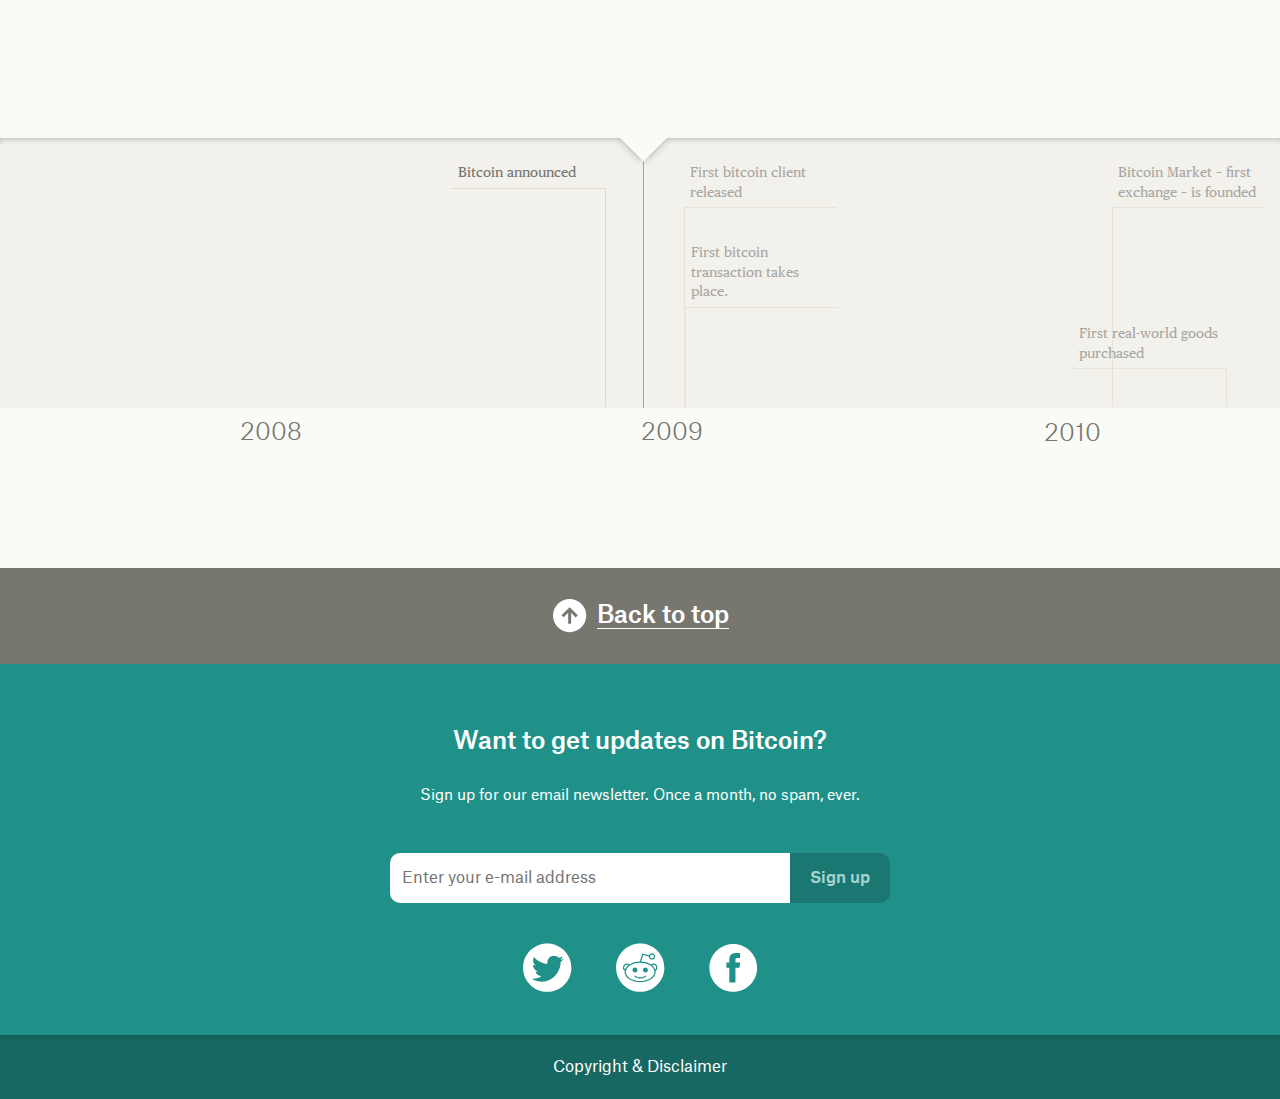
<file: why-use-bitcoin.html>
<!DOCTYPE html>

<!--[if IEMobile]>      <html class="iemobile site__background" lang="en">            <![endif]-->
<!--[if lt IE 7]>       <html class="no-js site__background ie6 oldie" lang="en">     <![endif]-->
<!--[if IE 7]>          <html class="no-js site__background ie7 oldie" lang="en">     <![endif]-->
<!--[if IE 8]>          <html class="no-js site__background ie8 oldie" lang="en">     <![endif]-->
<!--[if IE 9]>          <html class="no-js site__background ie9" lang="en">           <![endif]-->

<!--[if gt IE 8]><!-->  
<html class="no-js site__background" lang="en"> 
<!--<![endif]-->
    
  <head>
    
    <meta charset="UTF-8">
    <title>Bitcoins.com - Why Use Bitcoin?</title>

    <meta http-equiv="X-UA-Compatible" content="IE=edge,chrome=1">
    <meta name="robots" content="index, follow, noodp">
    <meta name="viewport" content="width=device-width, initial-scale=1.0">

    <meta property="og:title" content="Bitcoins.com">
    <meta property="og:type" content="website">
    <meta property="og:description" content="Bitcoins.com is a comprehensive & easy to understand information site all about Bitcoin, the digital currency.">
    <meta property="og:url" content="http://bitcoins.com">
    <meta property="og:image" content="http://bitcoins.com/opengraph-icon.jpg">
    <meta property="og:image:type" content="image/jpeg">
    <meta property="og:image:width" content="500">
    <meta property="og:image:height" content="500">
        
    <script>
    	document.documentElement.className = document.documentElement.className.replace(/(\s|^)no-js(\s|$)/, '$1' + 'js' + '$2');
    	/* Modernizr 2.6.2 (Custom Build) | MIT & BSD
      * Build: http://modernizr.com/download/#-opacity-csstransforms-csstransforms3d-csstransitions-history-shiv-cssclasses-teststyles-testprop-testallprops-prefixes-domprefixes-load
      */
      ;window.Modernizr=function(a,b,c){function z(a){j.cssText=a}function A(a,b){return z(m.join(a+";")+(b||""))}function B(a,b){return typeof a===b}function C(a,b){return!!~(""+a).indexOf(b)}function D(a,b){for(var d in a){var e=a[d];if(!C(e,"-")&&j[e]!==c)return b=="pfx"?e:!0}return!1}function E(a,b,d){for(var e in a){var f=b[a[e]];if(f!==c)return d===!1?a[e]:B(f,"function")?f.bind(d||b):f}return!1}function F(a,b,c){var d=a.charAt(0).toUpperCase()+a.slice(1),e=(a+" "+o.join(d+" ")+d).split(" ");return B(b,"string")||B(b,"undefined")?D(e,b):(e=(a+" "+p.join(d+" ")+d).split(" "),E(e,b,c))}var d="2.6.2",e={},f=!0,g=b.documentElement,h="modernizr",i=b.createElement(h),j=i.style,k,l={}.toString,m=" -webkit- -moz- -o- -ms- ".split(" "),n="Webkit Moz O ms",o=n.split(" "),p=n.toLowerCase().split(" "),q={},r={},s={},t=[],u=t.slice,v,w=function(a,c,d,e){var f,i,j,k,l=b.createElement("div"),m=b.body,n=m||b.createElement("body");if(parseInt(d,10))while(d--)j=b.createElement("div"),j.id=e?e[d]:h+(d+1),l.appendChild(j);return f=["&#173;",'<style id="s',h,'">',a,"</style>"].join(""),l.id=h,(m?l:n).innerHTML+=f,n.appendChild(l),m||(n.style.background="",n.style.overflow="hidden",k=g.style.overflow,g.style.overflow="hidden",g.appendChild(n)),i=c(l,a),m?l.parentNode.removeChild(l):(n.parentNode.removeChild(n),g.style.overflow=k),!!i},x={}.hasOwnProperty,y;!B(x,"undefined")&&!B(x.call,"undefined")?y=function(a,b){return x.call(a,b)}:y=function(a,b){return b in a&&B(a.constructor.prototype[b],"undefined")},Function.prototype.bind||(Function.prototype.bind=function(b){var c=this;if(typeof c!="function")throw new TypeError;var d=u.call(arguments,1),e=function(){if(this instanceof e){var a=function(){};a.prototype=c.prototype;var f=new a,g=c.apply(f,d.concat(u.call(arguments)));return Object(g)===g?g:f}return c.apply(b,d.concat(u.call(arguments)))};return e}),q.history=function(){return!!a.history&&!!history.pushState},q.opacity=function(){return A("opacity:.55"),/^0.55$/.test(j.opacity)},q.csstransforms=function(){return!!F("transform")},q.csstransforms3d=function(){var a=!!F("perspective");return a&&"webkitPerspective"in g.style&&w("@media (transform-3d),(-webkit-transform-3d){#modernizr{left:9px;position:absolute;height:3px;}}",function(b,c){a=b.offsetLeft===9&&b.offsetHeight===3}),a},q.csstransitions=function(){return F("transition")};for(var G in q)y(q,G)&&(v=G.toLowerCase(),e[v]=q[G](),t.push((e[v]?"":"no-")+v));return e.addTest=function(a,b){if(typeof a=="object")for(var d in a)y(a,d)&&e.addTest(d,a[d]);else{a=a.toLowerCase();if(e[a]!==c)return e;b=typeof b=="function"?b():b,typeof f!="undefined"&&f&&(g.className+=" "+(b?"":"no-")+a),e[a]=b}return e},z(""),i=k=null,function(a,b){function k(a,b){var c=a.createElement("p"),d=a.getElementsByTagName("head")[0]||a.documentElement;return c.innerHTML="x<style>"+b+"</style>",d.insertBefore(c.lastChild,d.firstChild)}function l(){var a=r.elements;return typeof a=="string"?a.split(" "):a}function m(a){var b=i[a[g]];return b||(b={},h++,a[g]=h,i[h]=b),b}function n(a,c,f){c||(c=b);if(j)return c.createElement(a);f||(f=m(c));var g;return f.cache[a]?g=f.cache[a].cloneNode():e.test(a)?g=(f.cache[a]=f.createElem(a)).cloneNode():g=f.createElem(a),g.canHaveChildren&&!d.test(a)?f.frag.appendChild(g):g}function o(a,c){a||(a=b);if(j)return a.createDocumentFragment();c=c||m(a);var d=c.frag.cloneNode(),e=0,f=l(),g=f.length;for(;e<g;e++)d.createElement(f[e]);return d}function p(a,b){b.cache||(b.cache={},b.createElem=a.createElement,b.createFrag=a.createDocumentFragment,b.frag=b.createFrag()),a.createElement=function(c){return r.shivMethods?n(c,a,b):b.createElem(c)},a.createDocumentFragment=Function("h,f","return function(){var n=f.cloneNode(),c=n.createElement;h.shivMethods&&("+l().join().replace(/\w+/g,function(a){return b.createElem(a),b.frag.createElement(a),'c("'+a+'")'})+");return n}")(r,b.frag)}function q(a){a||(a=b);var c=m(a);return r.shivCSS&&!f&&!c.hasCSS&&(c.hasCSS=!!k(a,"article,aside,figcaption,figure,footer,header,hgroup,nav,section{display:block}mark{background:#FF0;color:#000}")),j||p(a,c),a}var c=a.html5||{},d=/^<|^(?:button|map|select|textarea|object|iframe|option|optgroup)$/i,e=/^(?:a|b|code|div|fieldset|h1|h2|h3|h4|h5|h6|i|label|li|ol|p|q|span|strong|style|table|tbody|td|th|tr|ul)$/i,f,g="_html5shiv",h=0,i={},j;(function(){try{var a=b.createElement("a");a.innerHTML="<xyz></xyz>",f="hidden"in a,j=a.childNodes.length==1||function(){b.createElement("a");var a=b.createDocumentFragment();return typeof a.cloneNode=="undefined"||typeof a.createDocumentFragment=="undefined"||typeof a.createElement=="undefined"}()}catch(c){f=!0,j=!0}})();var r={elements:c.elements||"abbr article aside audio bdi canvas data datalist details figcaption figure footer header hgroup mark meter nav output progress section summary time video",shivCSS:c.shivCSS!==!1,supportsUnknownElements:j,shivMethods:c.shivMethods!==!1,type:"default",shivDocument:q,createElement:n,createDocumentFragment:o};a.html5=r,q(b)}(this,b),e._version=d,e._prefixes=m,e._domPrefixes=p,e._cssomPrefixes=o,e.testProp=function(a){return D([a])},e.testAllProps=F,e.testStyles=w,g.className=g.className.replace(/(^|\s)no-js(\s|$)/,"$1$2")+(f?" js "+t.join(" "):""),e}(this,this.document),function(a,b,c){function d(a){return"[object Function]"==o.call(a)}function e(a){return"string"==typeof a}function f(){}function g(a){return!a||"loaded"==a||"complete"==a||"uninitialized"==a}function h(){var a=p.shift();q=1,a?a.t?m(function(){("c"==a.t?B.injectCss:B.injectJs)(a.s,0,a.a,a.x,a.e,1)},0):(a(),h()):q=0}function i(a,c,d,e,f,i,j){function k(b){if(!o&&g(l.readyState)&&(u.r=o=1,!q&&h(),l.onload=l.onreadystatechange=null,b)){"img"!=a&&m(function(){t.removeChild(l)},50);for(var d in y[c])y[c].hasOwnProperty(d)&&y[c][d].onload()}}var j=j||B.errorTimeout,l=b.createElement(a),o=0,r=0,u={t:d,s:c,e:f,a:i,x:j};1===y[c]&&(r=1,y[c]=[]),"object"==a?l.data=c:(l.src=c,l.type=a),l.width=l.height="0",l.onerror=l.onload=l.onreadystatechange=function(){k.call(this,r)},p.splice(e,0,u),"img"!=a&&(r||2===y[c]?(t.insertBefore(l,s?null:n),m(k,j)):y[c].push(l))}function j(a,b,c,d,f){return q=0,b=b||"j",e(a)?i("c"==b?v:u,a,b,this.i++,c,d,f):(p.splice(this.i++,0,a),1==p.length&&h()),this}function k(){var a=B;return a.loader={load:j,i:0},a}var l=b.documentElement,m=a.setTimeout,n=b.getElementsByTagName("script")[0],o={}.toString,p=[],q=0,r="MozAppearance"in l.style,s=r&&!!b.createRange().compareNode,t=s?l:n.parentNode,l=a.opera&&"[object Opera]"==o.call(a.opera),l=!!b.attachEvent&&!l,u=r?"object":l?"script":"img",v=l?"script":u,w=Array.isArray||function(a){return"[object Array]"==o.call(a)},x=[],y={},z={timeout:function(a,b){return b.length&&(a.timeout=b[0]),a}},A,B;B=function(a){function b(a){var a=a.split("!"),b=x.length,c=a.pop(),d=a.length,c={url:c,origUrl:c,prefixes:a},e,f,g;for(f=0;f<d;f++)g=a[f].split("="),(e=z[g.shift()])&&(c=e(c,g));for(f=0;f<b;f++)c=x[f](c);return c}function g(a,e,f,g,h){var i=b(a),j=i.autoCallback;i.url.split(".").pop().split("?").shift(),i.bypass||(e&&(e=d(e)?e:e[a]||e[g]||e[a.split("/").pop().split("?")[0]]),i.instead?i.instead(a,e,f,g,h):(y[i.url]?i.noexec=!0:y[i.url]=1,f.load(i.url,i.forceCSS||!i.forceJS&&"css"==i.url.split(".").pop().split("?").shift()?"c":c,i.noexec,i.attrs,i.timeout),(d(e)||d(j))&&f.load(function(){k(),e&&e(i.origUrl,h,g),j&&j(i.origUrl,h,g),y[i.url]=2})))}function h(a,b){function c(a,c){if(a){if(e(a))c||(j=function(){var a=[].slice.call(arguments);k.apply(this,a),l()}),g(a,j,b,0,h);else if(Object(a)===a)for(n in m=function(){var b=0,c;for(c in a)a.hasOwnProperty(c)&&b++;return b}(),a)a.hasOwnProperty(n)&&(!c&&!--m&&(d(j)?j=function(){var a=[].slice.call(arguments);k.apply(this,a),l()}:j[n]=function(a){return function(){var b=[].slice.call(arguments);a&&a.apply(this,b),l()}}(k[n])),g(a[n],j,b,n,h))}else!c&&l()}var h=!!a.test,i=a.load||a.both,j=a.callback||f,k=j,l=a.complete||f,m,n;c(h?a.yep:a.nope,!!i),i&&c(i)}var i,j,l=this.yepnope.loader;if(e(a))g(a,0,l,0);else if(w(a))for(i=0;i<a.length;i++)j=a[i],e(j)?g(j,0,l,0):w(j)?B(j):Object(j)===j&&h(j,l);else Object(a)===a&&h(a,l)},B.addPrefix=function(a,b){z[a]=b},B.addFilter=function(a){x.push(a)},B.errorTimeout=1e4,null==b.readyState&&b.addEventListener&&(b.readyState="loading",b.addEventListener("DOMContentLoaded",A=function(){b.removeEventListener("DOMContentLoaded",A,0),b.readyState="complete"},0)),a.yepnope=k(),a.yepnope.executeStack=h,a.yepnope.injectJs=function(a,c,d,e,i,j){var k=b.createElement("script"),l,o,e=e||B.errorTimeout;k.src=a;for(o in d)k.setAttribute(o,d[o]);c=j?h:c||f,k.onreadystatechange=k.onload=function(){!l&&g(k.readyState)&&(l=1,c(),k.onload=k.onreadystatechange=null)},m(function(){l||(l=1,c(1))},e),i?k.onload():n.parentNode.insertBefore(k,n)},a.yepnope.injectCss=function(a,c,d,e,g,i){var e=b.createElement("link"),j,c=i?h:c||f;e.href=a,e.rel="stylesheet",e.type="text/css";for(j in d)e.setAttribute(j,d[j]);g||(n.parentNode.insertBefore(e,n),m(c,0))}}(this,document),Modernizr.load=function(){yepnope.apply(window,[].slice.call(arguments,0))};
    </script>

    <link rel="shortcut icon" href="/assets/img/favicon.ico">
    
    <link rel="apple-touch-icon-precomposed" sizes="144x144" href="/assets/img/illustrations/apple-touch-icon-144x144-precomposed.png">
    <link rel="apple-touch-icon-precomposed" sizes="120x120" href="/assets/img/illustrations/apple-touch-icon-120x120-precomposed.png">
    <link rel="apple-touch-icon-precomposed" sizes="114x114" href="/assets/img/illustrations/apple-touch-icon-114x114-precomposed.png">
    <link rel="apple-touch-icon-precomposed" sizes="72x72" href="/assets/img/illustrations/apple-touch-icon-72x72-precomposed.png">
    <link rel="apple-touch-icon-precomposed" href="/assets/img/illustrations/apple-touch-icon-precomposed.png">

    <!--[if (gt IE 8) | (IEMobile)]><!-->
      <link rel="stylesheet" href="/assets/css/styles.css">
      <script>
        /* grunticon Stylesheet Loader | https://github.com/filamentgroup/grunticon | (c) 2012 Scott Jehl, Filament Group, Inc. | MIT license. */
        window.grunticon=function(e){if(e&&3===e.length){var t=window,n=!(!t.document.createElementNS||!t.document.createElementNS("http://www.w3.org/2000/svg","svg").createSVGRect||!document.implementation.hasFeature("http://www.w3.org/TR/SVG11/feature#Image","1.1")||window.opera&&-1===navigator.userAgent.indexOf("Chrome")),o=function(o){var r=t.document.createElement("link"),a=t.document.getElementsByTagName("script")[0];r.rel="stylesheet",r.href=e[o&&n?0:o?1:2],a.parentNode.insertBefore(r,a)},r=new t.Image;r.onerror=function(){o(!1)},r.onload=function(){o(1===r.width&&1===r.height)},r.src="[data-uri]"}};grunticon( [ "/assets/icons/icons.data.svg.css", "/assets/icons/icons.fallback.css", "/assets/icons/icons.fallback.css" ] );
      </script>
      <noscript><link href="/assets/icons/icons.fallback.css" rel="stylesheet"></noscript>
    <!--<![endif]-->

    <!--[if (lt IE 9) & (!IEMobile)]>
      <link rel="stylesheet" href="/assets/css/ie-styles.css">
      <link rel="stylesheet" href="/assets/icons/icons.ie.css">
    <![endif]-->

  </head>

  <body id="top">
    
    <!-- /////////////////////////////////// Empty divs used for javascript hooks - do not remove! -->

    <div id="js__opacity-hack"></div>
    <div id="js__media-check"></div>

    <!-- /////////////////////////////////// Site Content Container -->

    <div class="js__outside-drawer" style="display: block;">

      <span class="panel__shadow--subtle"></span>

      <!-- /////////////////////////////////// Navigation -->
      
        <div class="nav-data js__data-drawer">
          
          <div class="data">

            <div class="data__info">
              
              <h2 class="data__title">Live BTC Price</h2>

              <div class="data__text-wrap">
                
                <span class="data__price">¥11,675.575</span>
                
                <form id="data__form" class="data__select-wrap">
                  
                  <!-- /////////////////////////////////// Default exchange select elements - value and content should be changed based on user choice -->

                  <select name="Exchange" id="exchange_select" class="dropdown_select" data-func="dropdown" data-child="#exchange_dropdown">
                    <option selected="selected" value="mt_gox">Mt. Gox</option>
                    <option value="soon">Coming soon...</option>
                  </select>

                  <dl id="exchange_dropdown" class="dropdown" data-drawer="true" data-parent="#exchange_select">
                    <dt class="round-corners box__shadow">
                      <span class="icon-down_arrow dropdown__icon"></span>
                      <a href="#" tabindex="-1">

                      </a>
                    </dt>
                  </dl>
                  
                  <!-- /////////////////////////////////// Default currency select elements - value and content should be changed based on user choice -->

                  <select name="Currency" id="currency_select" class="dropdown_select" data-func="dropdown" data-child="#currency_dropdown">
                    <option selected="selected" value="usd">USD</option>
                    <option value="eur">EUR</option>
                    <option value="jpy">JPY</option>
                    <option value="cad">CAD</option>
                    <option value="gbp">GBP</option>
                    <option value="chf">CHF</option>
                    <option value="rub">RUB</option>
                    <option value="sek">SEK</option>
                    <option value="dkk">DKK</option>
                    <option value="hkd">HKD</option>
                    <option value="pln">PLN</option>
                    <option value="cny">CNY</option>
                    <option value="sgd">SGD</option>
                    <option value="gbp">GBP</option>
                    <option value="thb">THB</option>
                    <option value="nzd">NZD</option>
                    <option value="nok">NOK</option>
                  </select>

                  <dl id="currency_dropdown" class="dropdown" data-scroll="true" data-drawer="true" data-parent="#currency_select">
                    <dt class="round-corners box__shadow">
                      <span class="icon-down_arrow dropdown__icon"></span>
                      <a href="#" tabindex="-1">

                      </a>
                    </dt>
                  </dl>

                  <input type="submit" class="dropdown_submit" value="Submit"></input>
                  
                </form>

              </div>

            </div>

            <div class="data__graph">

              <h2 class="data__title">Recent Price &amp; Volume</h2>

              <div class="data__media">

                <!--  ////////////////////////////////// The image for the data drawer should be 1440px (wide) by 300px (tall)  -->
                <img class="data__image" src="assets/img/illustrations/data_graph.png" alt="placeholder image" />

              </div>

            </div>

          </div>

        </div>

        <nav class="nav">

          <div class="nav-header">
            
            <a href="/" class="nav-header__logos">
              <span class="icon-btc_mark"></span>
              <span class="icon-BTC_logo"></span>
            </a>

            <div class="select--drop__wrap">
              
              <dl id="language_dropdown" class="dropdown dd__closed" data-option="flags" data-parent="#language_select">
                <dt class="round-corners box__shadow">
                  <span class="icon-down_arrow dropdown__icon"></span>
                  <a href="#">

                  </a>
                </dt>
              </dl>

            </div>

            <a id="click_menu" class="nav-header__toggle" data-func="toggle_nav" data-state="js__activate-menu" href="#">
              <span class="nav-header__icon icon-mobile_menu"></span>
            </a>

          </div> 

          <div class="nav-menu js__nav-drawer">
                          
            <div class="nav-menu__select-wrap">
              
              <span id="myFlag"></span>
              <span class="icon-down_arrow nav-menu__dropdown"></span>

              <form id="language_form" action="" method="GET">

                <!-- /////////////////////////////////// Default language select elements - value and content should be changed based on user choice -->
                
                <select class="nav-menu__select dropdown_select" name="Locale" id="language_select" data-func="dropdown" data-child="#language_dropdown">

                  <option selected="selected" value="en">English</option>
                  <option value="soon">Coming soon...</option>

                  <!-- ///////////////// language options for when the translations are complete...

                    <option value="jp">日本語</option>
                    <option value="fr">Français</option>
                    <option value="de">Deutsch</option>
                    <option value="cn1">繁體中文</option>
                    <option value="cn2">简体中文</option>
                    <option value="es">Español</option>
                    <option value="ru">Pусский</option>
                    <option value="dk">Nederlands</option>
                    <option value="pl">Polski</option> 

                  -->

                </select>

                <input type="submit" class="dropdown_submit" value="Submit"></input>

              </form>

            </div>

            <div class="nav-menu__link nav-data__toggle">
              
              <span class="icon-graph_icon"></span>    
              <a id="click_data" class="icon-up_arrow nav-data__toggle-btn" data-func="toggle_nav" data-state="js__activate-menu" href="#"></a>

            </div>

            <div class="nav-menu__list">

                <!-- /////////////////////////////////// Note active classes to drive current page link style -->

                <a class="nav-menu__link  active " href="/why-use-bitcoin.html">Why Use Bitcoin?</a>
                
                <a class="nav-menu__link " href="/how-bitcoin-works.html">How Bitcoin Works</a>

                <a class="nav-menu__link " href="/getting-started.html">Getting Started</a>

                <a class="nav-menu__link " href="/directory.html">Bitcoin Directory</a>

            </div>      

          </div>

        </nav>

      <!-- /////////////////////////////////// Page Content -->
      
      <header class="hero">
        <span class="panel__shadow"></span>
        <h2 class="hero__headline">Why Use Bitcoin?</h2>

        <div class="hero__image-wrap">
          <img class="hero__image" src="assets/img/illustrations/why_bitcoin_hero.png" alt="People using bitcoin" />
        </div>

      </header> 

      <div class="l__contained">

        <div class="block block--720">

          <div class="block__media">
            <img src="assets/img/illustrations/bitcoins_advantage.png">
          </div>

          <div class="block__info">
                <h2 class="block__title--left">The Bitcoin Advantage</h2>
            <p>Bitcoin's usefulness spans many categories. In it's simplest form it's a digital currency, but the system itself is what allows people around the world to conduct trade quickly and at low cost. This is because all of the expensive infrastructure that financial institutions need is replaced by outsourcing that power to the Bitcoin network.</p>
          </div>

        </div>

      </div> 

      <div class="site__background--grey">

        <div class="l__contained">

          <div class="block--right block--720">

            <div class="block__media">
              <img class="media__padding--fees" src="assets/img/illustrations/low_fees.png">
            </div>

            <div class="block__info">
              <h2 class="block__title--left">Low Fees</h2>
              <p>Because of its ease and low cost, Bitcoin has now grown in acceptance as a medium of exchange. Bitcoin's inherent value is in its speed, low cost, and security features. While still in its infancy, Bitcoin can already be used to buy everything from a cup of coffee to a vacation package, and low fees make it more economical than using a credit card processor.</p>
            </div>

          </div>

        </div>

      </div> 

      <div class="l__contained">

        <div class="block block--720">

          <div class="block__media">
            <img class="media__padding--global" src="assets/img/illustrations/global.png">
          </div>

          <div class="block__info">
            <h2 class="block__title--left">Global</h2>     
            <p>One of the biggest hurdles in international travel is changing currency and then losing out on exchange rates and processing fees. With Bitcoin growing around the world, it's becoming a more viable way to travel without even carrying cash. The more shops and services that accept Bitcoin, the more we can focus on the travel experience itself, and save money as well.</p>
          </div>

        </div>

      </div> 

      <div class="site__background--grey">

        <div class="l__contained">

          <div class="block--right block--720">

            <div class="block__media">
              <img class="media__padding--created" src="assets/img/illustrations/who_created_it.png">
            </div>

            <div class="block__info">
              <h2 class="block__title--left">Who Created It?</h2>
              <p>On October 21, 2008 a developer named Satoshi Nakamoto published the <a href="http://en.wikipedia.org/wiki/Protocol_of_Bitcoin" target="_blank">Bitcoin Protocol</a> which outlined the theory of a decentralized currency. This was followed in January 2009 by the release of the open-source Bitcoin software, and the mining of the first Bitcoins.</p>
              <p>Since its creation, Bitcoin has evolved from a mathematical proof of concept to a rapidly expanding economy worth more than $1 billion.  Bitcoin is now being used in transactions between millions of people and thousands of businesses around the world.</p>
            </div>

          </div>

        </div>

      </div> 

      <div class="timeline">

        <div class="l__contained">

          <img class="timeline__image" src="assets/img/illustrations/milestones.png">

          <h2 class="timeline__title">Milestones</h2>
          
        </div>

        <div id="timeline__graph"></div>

      </div>

      <!-- /////////////////////////////////// Footer -->
      
      <div class="footer__link-panel">

        <a href="#top" class="footer__link--primary" data-func="scroll_to">
          <div class="icon-white_arrow_up link__icon"></div>
          <div class="link__text-wrap">
            <span class="link__text--rev">Back to top</span>
          </div>
        </a>

      </div>

      <footer class="footer">

        <div class="l__contained">

          <h2 class="footer__text">Want to get updates on Bitcoin?</h2>

          <p class="footer__sub-text">Sign up for our email newsletter. Once a month, no spam, ever.</p>

          <form id="email__form" class="input--footer invalid" novalidate="novalidate">
            <input id="email__input" class="input__text" type="email" spellcheck='false' placeholder="Enter your e-mail address" required></input>
            <input id="email__submit" class="input__button" type="submit" value="Sign up"></input>
          </form>

        </div>    

        <div class="footer-icons__container">
          <span class="footer__icon-box"><a class="icon-twitter footer__icon" href="http://twitter.com/intent/tweet?text=Bitcoins.com+is+a+comprehensive+%26+easy+to+understand+information+site+all+about+Bitcoin%2C+the+digital+currency.&url=http://bitcoins.com" target="_blank"></a></span>
          <span class="footer__icon-box"><a class="icon-reddit footer__icon" href="http://www.reddit.com/submit?url=bitcoins.com" target="_blank"></a></span>
          <span class="footer__icon-box"><a class="icon-facebook footer__icon" href="https://www.facebook.com/sharer/sharer.php?u=http%3A%2F%2Fbitcoins.com" target="_blank"></a></span>
         
        </div>

        <div class="footer__disclaimer-wrap">

          <span class="panel__shadow--footer"></span>

          <a class="footer__collapse" href="#disclaimer" data-toggle="collapse">Copyright &amp; Disclaimer</a>

          <div id="disclaimer" class="footer__disclaimer js__collapse">

            <p>This website belongs to and is operated by Tibanne Co., Ltd, the parent company of MtGox Co., Ltd. MtGox Co., Ltd. operates one of the world's largest Bitcoin exchange at <a href="https://mtgox.com" target="_blank">mtgox.com</a>. Except for <a href="https://mtgox.com" target="_blank">mtgox.com</a>, all services and sites listed or recommended on this site are not affiliated with Tibanne Co., Ltd or MtGox Co., Ltd. Lists and recommendations are provided only for convenience and do not represent an endorsement or guarantee by Tibanne Co., Ltd or MtGox Co., Ltd of these services and sites. No claim shall be accepted and Tibanne Co., Ltd and MtGox Co., Ltd. shall not assume any liability or responsibility with regard to these services and sites.</p>
            
          </div>

        </div>
        
      </footer>

    </div>

<!-- /////////////////////////////////// Scripts -->
<script src="assets/app-js/production/app.min.js"></script>
<script src="assets/scripts/scripts.js"></script>

</body>
  
</html>
</file>
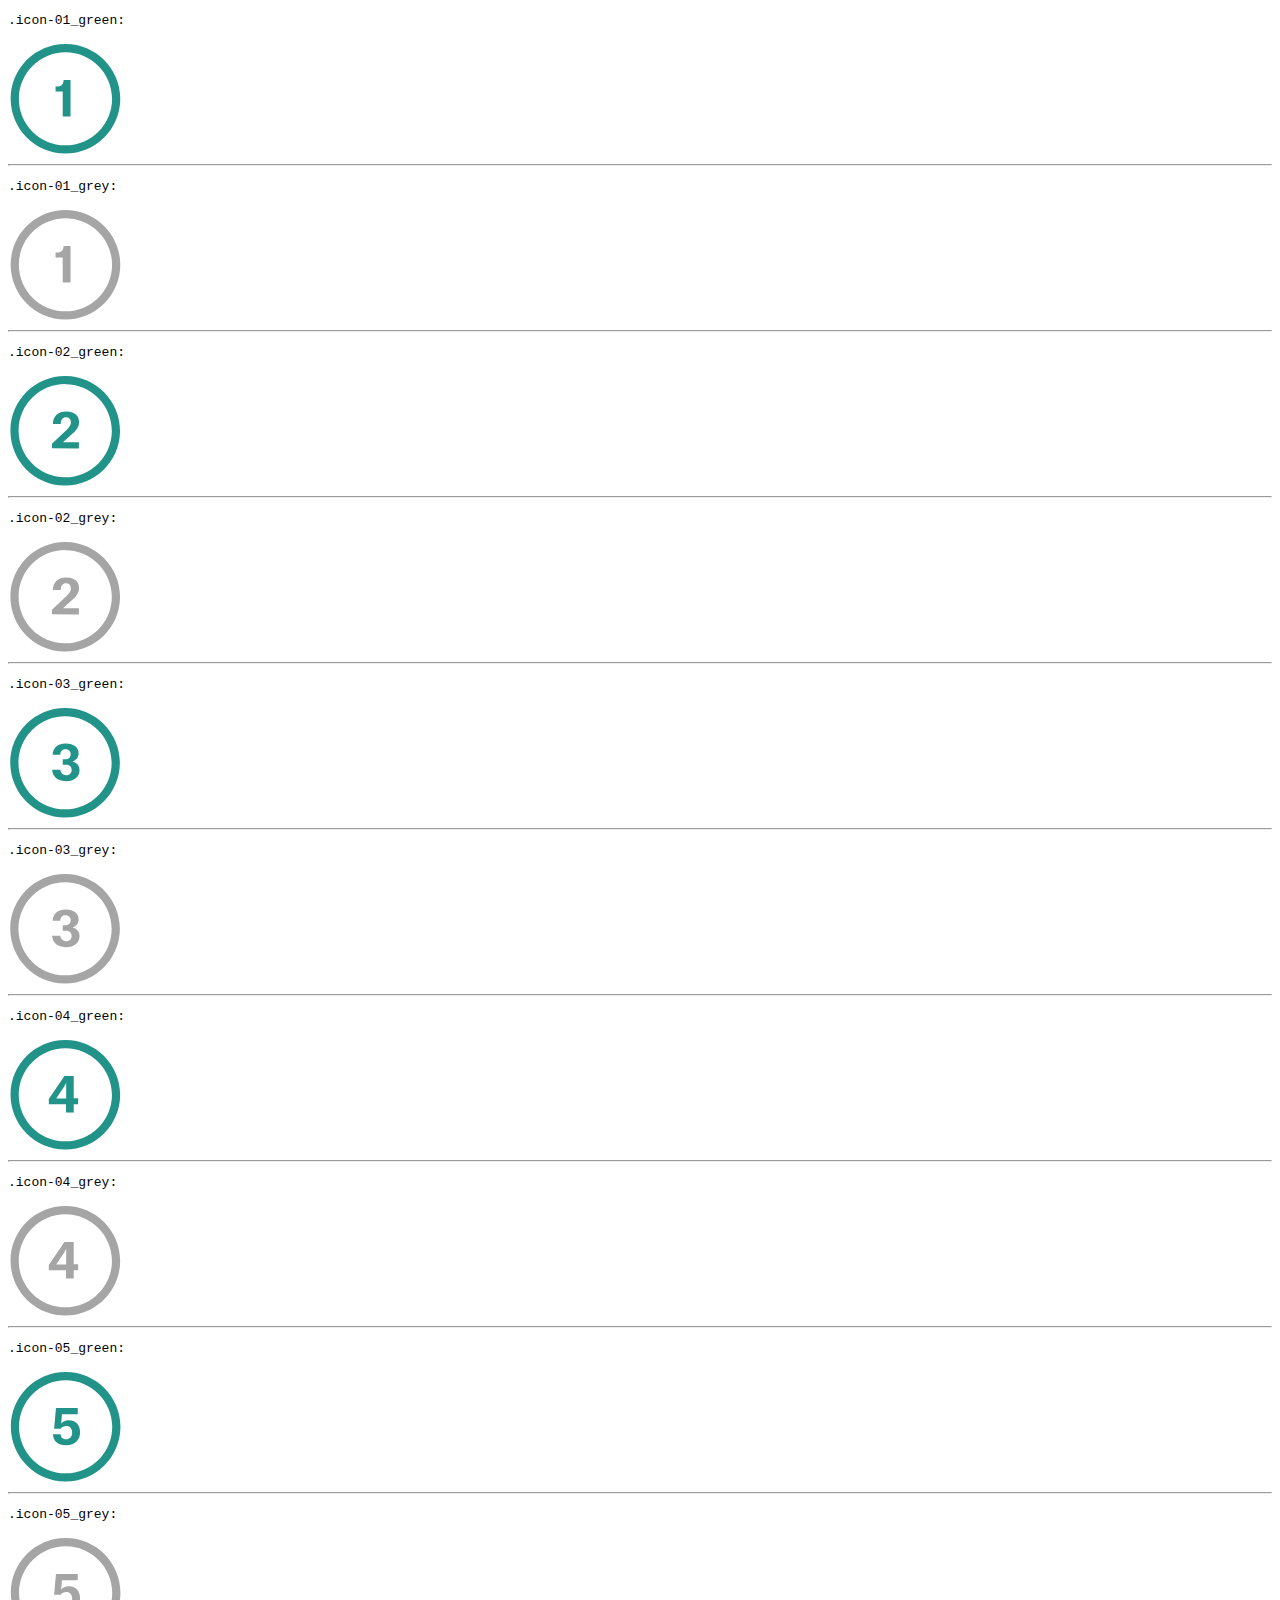
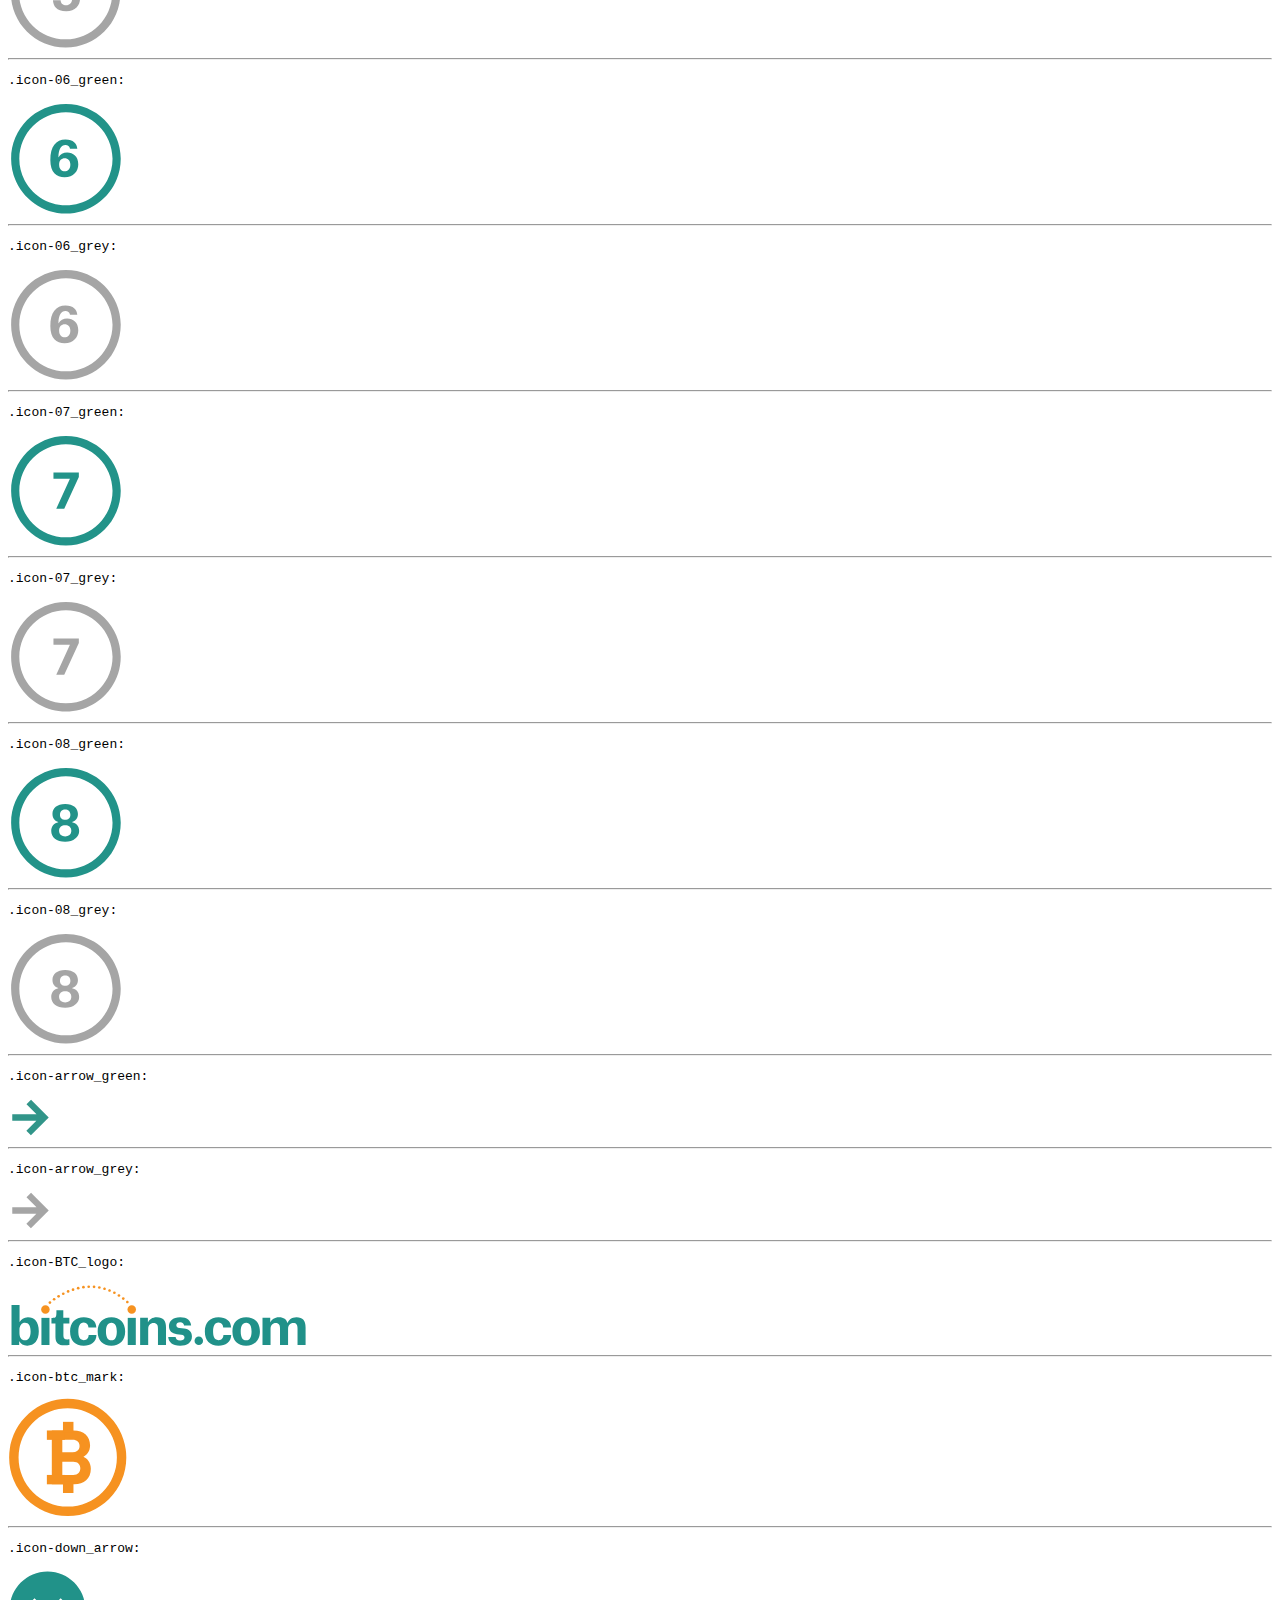
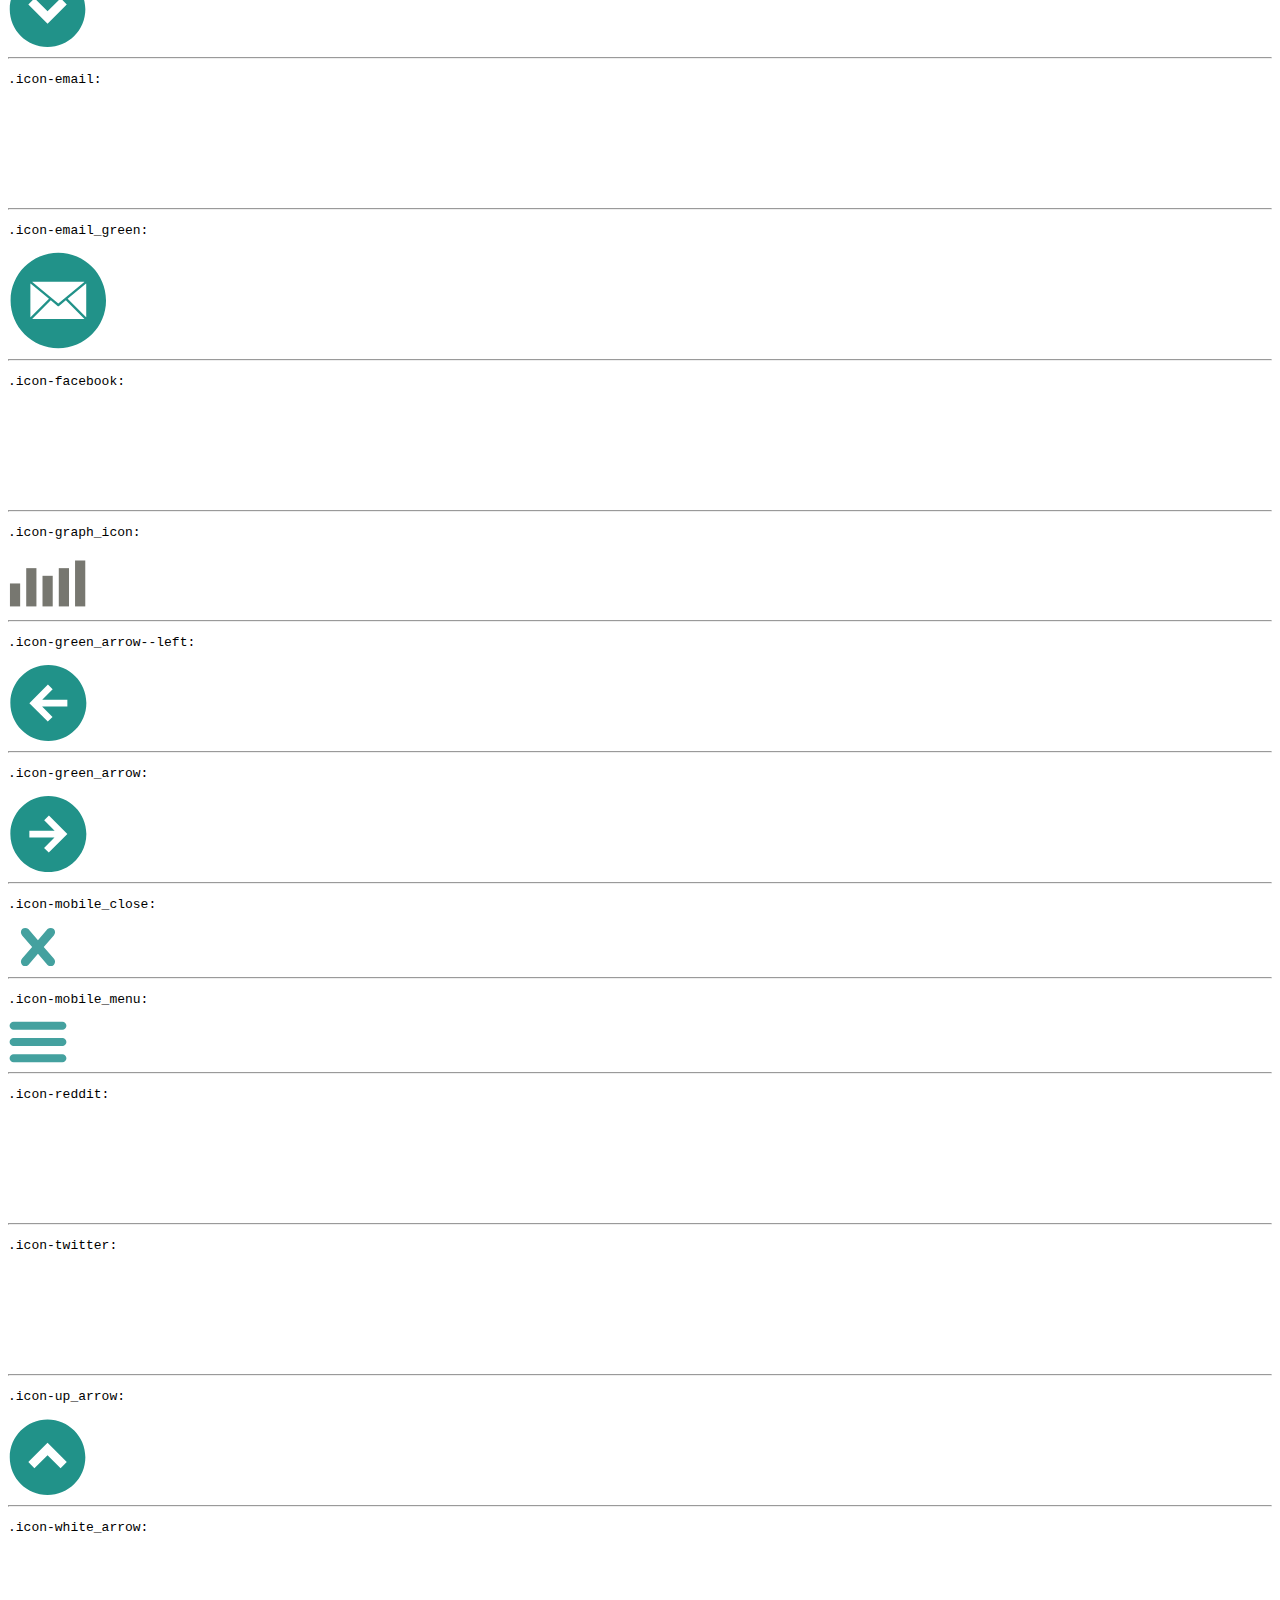
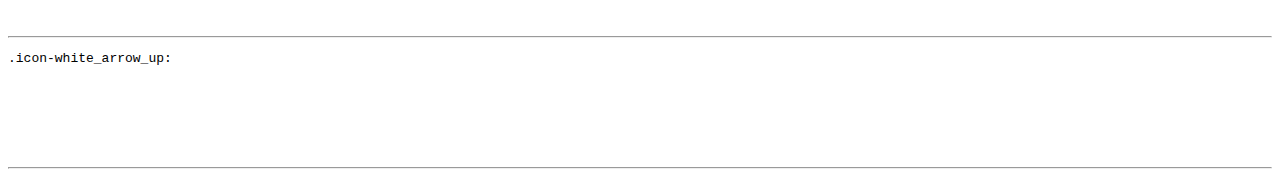
<file: assets/icons/preview.html>
<!doctype HTML>
<html>
	<head>
		<title>Icons Preview!</title>
		<script>
	/* grunticon Stylesheet Loader | https://github.com/filamentgroup/grunticon | (c) 2012 Scott Jehl, Filament Group, Inc. | MIT license. */
window.grunticon=function(e){if(e&&3===e.length){var t=window,n=!(!t.document.createElementNS||!t.document.createElementNS("http://www.w3.org/2000/svg","svg").createSVGRect||!document.implementation.hasFeature("http://www.w3.org/TR/SVG11/feature#Image","1.1")||window.opera&&-1===navigator.userAgent.indexOf("Chrome")),o=function(o){var r=t.document.createElement("link"),a=t.document.getElementsByTagName("script")[0];r.rel="stylesheet",r.href=e[o&&n?0:o?1:2],a.parentNode.insertBefore(r,a)},r=new t.Image;r.onerror=function(){o(!1)},r.onload=function(){o(1===r.width&&1===r.height)},r.src="[data-uri]"}};
grunticon( [ "icons.data.svg.css", "icons.data.png.css", "icons.fallback.css" ] );
		</script>
	<noscript><link href="icons.fallback.css" rel="stylesheet"></noscript>
	</head>
	<body>
	<pre><code>.icon-01_green:</code></pre><div class="icon-01_green" style="width: 115px; height: 115px"></div><hr/>
	<pre><code>.icon-01_grey:</code></pre><div class="icon-01_grey" style="width: 115px; height: 115px"></div><hr/>
	<pre><code>.icon-02_green:</code></pre><div class="icon-02_green" style="width: 115px; height: 115px"></div><hr/>
	<pre><code>.icon-02_grey:</code></pre><div class="icon-02_grey" style="width: 115px; height: 115px"></div><hr/>
	<pre><code>.icon-03_green:</code></pre><div class="icon-03_green" style="width: 115px; height: 115px"></div><hr/>
	<pre><code>.icon-03_grey:</code></pre><div class="icon-03_grey" style="width: 115px; height: 115px"></div><hr/>
	<pre><code>.icon-04_green:</code></pre><div class="icon-04_green" style="width: 115px; height: 115px"></div><hr/>
	<pre><code>.icon-04_grey:</code></pre><div class="icon-04_grey" style="width: 115px; height: 115px"></div><hr/>
	<pre><code>.icon-05_green:</code></pre><div class="icon-05_green" style="width: 115px; height: 115px"></div><hr/>
	<pre><code>.icon-05_grey:</code></pre><div class="icon-05_grey" style="width: 115px; height: 115px"></div><hr/>
	<pre><code>.icon-06_green:</code></pre><div class="icon-06_green" style="width: 115px; height: 115px"></div><hr/>
	<pre><code>.icon-06_grey:</code></pre><div class="icon-06_grey" style="width: 115px; height: 115px"></div><hr/>
	<pre><code>.icon-07_green:</code></pre><div class="icon-07_green" style="width: 115px; height: 115px"></div><hr/>
	<pre><code>.icon-07_grey:</code></pre><div class="icon-07_grey" style="width: 115px; height: 115px"></div><hr/>
	<pre><code>.icon-08_green:</code></pre><div class="icon-08_green" style="width: 115px; height: 115px"></div><hr/>
	<pre><code>.icon-08_grey:</code></pre><div class="icon-08_grey" style="width: 115px; height: 115px"></div><hr/>
	<pre><code>.icon-arrow_green:</code></pre><div class="icon-arrow_green" style="width: 44px; height: 42px"></div><hr/>
	<pre><code>.icon-arrow_grey:</code></pre><div class="icon-arrow_grey" style="width: 44px; height: 42px"></div><hr/>
	<pre><code>.icon-BTC_logo:</code></pre><div class="icon-BTC_logo" style="width: 300px; height: 64px"></div><hr/>
	<pre><code>.icon-btc_mark:</code></pre><div class="icon-btc_mark" style="width: 120px; height: 120px"></div><hr/>
	<pre><code>.icon-down_arrow:</code></pre><div class="icon-down_arrow" style="width: 80px; height: 80px"></div><hr/>
	<pre><code>.icon-email:</code></pre><div class="icon-email" style="width: 100px; height: 100px"></div><hr/>
	<pre><code>.icon-email_green:</code></pre><div class="icon-email_green" style="width: 100px; height: 100px"></div><hr/>
	<pre><code>.icon-facebook:</code></pre><div class="icon-facebook" style="width: 100px; height: 100px"></div><hr/>
	<pre><code>.icon-graph_icon:</code></pre><div class="icon-graph_icon" style="width: 80px; height: 59.071px"></div><hr/>
	<pre><code>.icon-green_arrow--left:</code></pre><div class="icon-green_arrow--left" style="width: 80px; height: 80px"></div><hr/>
	<pre><code>.icon-green_arrow:</code></pre><div class="icon-green_arrow" style="width: 80px; height: 80px"></div><hr/>
	<pre><code>.icon-mobile_close:</code></pre><div class="icon-mobile_close" style="width: 60px; height: 44px"></div><hr/>
	<pre><code>.icon-mobile_menu:</code></pre><div class="icon-mobile_menu" style="width: 60px; height: 44px"></div><hr/>
	<pre><code>.icon-reddit:</code></pre><div class="icon-reddit" style="width: 100px; height: 100px"></div><hr/>
	<pre><code>.icon-twitter:</code></pre><div class="icon-twitter" style="width: 100px; height: 100px"></div><hr/>
	<pre><code>.icon-up_arrow:</code></pre><div class="icon-up_arrow" style="width: 80px; height: 80px"></div><hr/>
	<pre><code>.icon-white_arrow:</code></pre><div class="icon-white_arrow" style="width: 80px; height: 80px"></div><hr/>
	<pre><code>.icon-white_arrow_up:</code></pre><div class="icon-white_arrow_up" style="width: 80px; height: 80px"></div><hr/>
</body>
</html>
</file>
<file: assets/css/styles.css>
@font-face{font-family:'Publico Text Web';src:url("../fonts/PublicoText-Roman-Web.eot");src:url("../fonts/PublicoText-Roman-Web.eot?#iefix") format("embedded-opentype"),url("../fonts/PublicoText-Roman-Web.woff") format("woff"),url("../fonts/PublicoText-Roman-Web.ttf") format("truetype"),url("../fonts/PublicoText-Roman-Web.svg#Publico Text Web") format("svg");font-weight:400;font-style:normal;font-stretch:normal}@font-face{font-family:'Publico Text Web';src:url("../fonts/PublicoText-Italic-Web.eot");src:url("../fonts/PublicoText-Italic-Web.eot?#iefix") format("embedded-opentype"),url("../fonts/PublicoText-Italic-Web.woff") format("woff"),url("../fonts/PublicoText-Italic-Web.ttf") format("truetype"),url("../fonts/PublicoText-Italic-Web.svg#Publico Text Web") format("svg");font-weight:400;font-style:italic;font-stretch:normal}@font-face{font-family:'Publico Text Web Semibold';src:url("../fonts/PublicoText-Semibold-Web.eot");src:url("../fonts/PublicoText-Semibold-Web.eot?#iefix") format("embedded-opentype"),url("../fonts/PublicoText-Semibold-Web.woff") format("woff"),url("../fonts/PublicoText-Semibold-Web.ttf") format("truetype"),url("../fonts/PublicoText-Semibold-Web.svg#Publico Text Web Semibold") format("svg");font-weight:600;font-style:normal;font-stretch:normal}@font-face{font-family:'Atlas Grotesk Web';src:url("../fonts/AtlasGrotesk-Light-Web.eot");src:url("../fonts/AtlasGrotesk-Light-Web.eot?#iefix") format("embedded-opentype"),url("../fonts/AtlasGrotesk-Light-Web.woff") format("woff"),url("../fonts/AtlasGrotesk-Light-Web.ttf") format("truetype"),url("../fonts/AtlasGrotesk-Light-Web.svg#Atlas Grotesk Web") format("svg");font-weight:300;font-style:normal;font-stretch:normal}@font-face{font-family:'Atlas Grotesk Web';src:url("../fonts/AtlasGrotesk-Regular-Web.eot");src:url("../fonts/AtlasGrotesk-Regular-Web.eot?#iefix") format("embedded-opentype"),url("../fonts/AtlasGrotesk-Regular-Web.woff") format("woff"),url("../fonts/AtlasGrotesk-Regular-Web.ttf") format("truetype"),url("../fonts/AtlasGrotesk-Regular-Web.svg#Atlas Grotesk Web") format("svg");font-weight:400;font-style:normal;font-stretch:normal}@font-face{font-family:'Atlas Grotesk Web';src:url("../fonts/AtlasGrotesk-Medium-Web.eot");src:url("../fonts/AtlasGrotesk-Medium-Web.eot?#iefix") format("embedded-opentype"),url("../fonts/AtlasGrotesk-Medium-Web.woff") format("woff"),url("../fonts/AtlasGrotesk-Medium-Web.ttf") format("truetype"),url("../fonts/AtlasGrotesk-Medium-Web.svg#Atlas Grotesk Web") format("svg");font-weight:500;font-style:normal;font-stretch:normal}@font-face{font-family:'Atlas Grotesk Web';src:url("../fonts/AtlasGrotesk-Bold-Web.eot");src:url("../fonts/AtlasGrotesk-Bold-Web.eot?#iefix") format("embedded-opentype"),url("../fonts/AtlasGrotesk-Bold-Web.woff") format("woff"),url("../fonts/AtlasGrotesk-Bold-Web.ttf") format("truetype"),url("../fonts/AtlasGrotesk-Bold-Web.svg#Atlas Grotesk Web") format("svg");font-weight:700;font-style:normal;font-stretch:normal}@font-face{font-family:'icomoon';src:url("../fonts/icomoon.eot");src:url("../fonts/icomoon.eot?#iefix") format("embedded-opentype"),url("../fonts/icomoon.woff") format("woff"),url("../fonts/icomoon.ttf") format("truetype"),url("../fonts/icomoon.svg#icomoon") format("svg");font-weight:normal;font-style:normal}.clear,.link__wrapper,.footer__link--primary,.flag,.nav,.nav-header,.nav-menu,.nav-menu__list,.data,.data__text-wrap,.hero__link-wrap,.three-up__wrapper,.block,.block--right,.block--hero,.block--blog,.block--mini,.block--intro,.block__sublink,.gridi__wrap,.wallet__item-list,.wallet__item,.exch__item-list,.blog__list,.dir__row,.dir__row--flags,.timeline__quote,.footer-icons__container{zoom:1}.clear:before,.link__wrapper:before,.footer__link--primary:before,.flag:before,.nav:before,.nav-header:before,.nav-menu:before,.nav-menu__list:before,.data:before,.data__text-wrap:before,.hero__link-wrap:before,.three-up__wrapper:before,.block:before,.block--right:before,.block--hero:before,.block--blog:before,.block--mini:before,.block--intro:before,.block__sublink:before,.gridi__wrap:before,.wallet__item-list:before,.wallet__item:before,.exch__item-list:before,.blog__list:before,.dir__row:before,.dir__row--flags:before,.timeline__quote:before,.footer-icons__container:before,.clear:after,.link__wrapper:after,.footer__link--primary:after,.flag:after,.nav:after,.nav-header:after,.nav-menu:after,.nav-menu__list:after,.data:after,.data__text-wrap:after,.hero__link-wrap:after,.three-up__wrapper:after,.block:after,.block--right:after,.block--hero:after,.block--blog:after,.block--mini:after,.block--intro:after,.block__sublink:after,.gridi__wrap:after,.wallet__item-list:after,.wallet__item:after,.exch__item-list:after,.blog__list:after,.dir__row:after,.dir__row--flags:after,.timeline__quote:after,.footer-icons__container:after{content:"";display:table}.clear:after,.link__wrapper:after,.footer__link--primary:after,.flag:after,.nav:after,.nav-header:after,.nav-menu:after,.nav-menu__list:after,.data:after,.data__text-wrap:after,.hero__link-wrap:after,.three-up__wrapper:after,.block:after,.block--right:after,.block--hero:after,.block--blog:after,.block--mini:after,.block--intro:after,.block__sublink:after,.gridi__wrap:after,.wallet__item-list:after,.wallet__item:after,.exch__item-list:after,.blog__list:after,.dir__row:after,.dir__row--flags:after,.timeline__quote:after,.footer-icons__container:after{clear:both}.media-obj,.flag__media-info,.nav-data__info,.block__sublink__text,.wallet__item-text__wrap,.blog__list__item,.blog__list__item--last{overflow:hidden;_overflow:visible;zoom:1}.media-obj{display:block}.ellipsis{white-space:nowrap;overflow:hidden;text-overflow:ellipsis;-o-text-overflow:ellipsis}.noselect,code{-webkit-touch-callout:none;-webkit-user-select:none;-khtml-user-select:none;-moz-user-select:moz-none;-ms-user-select:none;user-select:none}.il-block{display:inline-block}.panel__shadow,.panel__shadow--subtle,#timeline__graph .panel__shadow--timeline,.nav,.hero,.three-up__media{-webkit-transform:translateZ(0px);transform:translateZ(0px)}.wrapdat,.link__underlined,.flag__link,.three-up--exch p a,.three-up__text a,.block__info p a,.gridi__text a,.dir__item p a,.dir__item--underlined p a,.dir__item--hero p a,#timeline__graph .content-container p a,.flag__title,.pullquote__text,code{white-space:pre;white-space:pre-wrap;white-space:pre-line;white-space:-pre-wrap;white-space:-o-pre-wrap;white-space:-moz-pre-wrap;white-space:-hp-pre-wrap;word-wrap:break-word}body,h1,h2,h3,h4,h5,h6,p,blockquote,pre,dl,dd,ol,ul,form,fieldset,legend,table,th,td,caption,figure,hr{margin:0;padding:0;font-weight:400}article,aside,details,figcaption,figure,footer,header,hgroup,menu,nav,section{display:block}table{border-collapse:collapse;border-spacing:0}strong,b,mark{font-weight:500;font-style:normal}em,i,cite,q,address,dfn,var{font-style:italic;font-weight:inherit}abbr[title],dfn[title]{cursor:help;border-bottom-width:1px;border-bottom-style:dotted}ins{border-bottom-width:1px;border-bottom-style:solid}a,u,ins{text-decoration:none}del,s{text-decoration:line-through}img{border:none;font-style:italic;max-width:100%}input,select,option,optgroup,textarea{font:inherit}input,textarea,button,select,option{cursor:pointer}.text-input:active,.text-input:focus,textarea:active,textarea:focus{cursor:text;outline:none}input[type="search"]::-webkit-search-decoration,input[type="search"]::-webkit-search-cancel-button,input[type="search"]::-webkit-search-results-button,input[type="search"]::-webkit-search-results-decoration{display:none}html{font-size:100%;-webkit-text-size-adjust:100%;-ms-text-size-adjust:100%;line-height:1.5;font-family:"Atlas Grotesk Web",sans-serif;font-weight:500;font-style:normal;-webkit-font-smoothing:antialiased;font-smoothing:antialiased;color:#777770;overflow-y:scroll;width:100%}body{width:100%;-webkit-transition:background-color .15s}*{-webkit-box-sizing:border-box;-moz-box-sizing:border-box;box-sizing:border-box;-webkit-tap-highlight-color:rgba(0,0,0,0)}a{color:#777770}a:hover{color:#282828}h1,h2,h3,h4,h5,h6{font-size:16px}.heading__primary,.slideshow__title,.hero__headline,.three-up__heading,.three-up__sub-heading,.three-up__collapse-header,.three-up__collapse-header--alt,.dir__collapse-header,.block__title,.block__title--left,.block__subheading,.blog__title,.dir__title,.dir__title--visible,.timeline__title{font-weight:500;font-size:24px;line-height:1.3;color:#209189}@media (min-width: 48em){.heading__primary,.slideshow__title,.hero__headline,.three-up__heading,.three-up__sub-heading,.three-up__collapse-header,.three-up__collapse-header--alt,.dir__collapse-header,.block__title,.block__title--left,.block__subheading,.blog__title,.dir__title,.dir__title--visible,.timeline__title{font-size:32px}}.type__heading__secondary,.block__sublink__text,.exch__title,.footer__text{font-weight:500;font-size:24px;color:#209189}.type__heading__tertiary,.flag__title,.data__title,.block__link,.pullquote__text,.pullquote__subtext,.linkblock__link,.gridi__title,.wallet__subtitle,.wallet__item-title,.exch__subtitle,.dir__item-title,.dir__item-title--nopad{font-weight:500;font-size:18px}.body__paragraph,.three-up__text{font-family:"Publico Text Web",serif;font-weight:400;font-size:16px;line-height:1.6;color:#777770}.type__footnote,.type__footnote--rev,.nav-data__description,.wallet__item-text,.wallet__text-list,.footer__sub-text,.footer__disclaimer,.odd__page__link{font-weight:300;font-size:13px;color:#777770}.type__footnote--rev{color:#fff}.type__pullquote,.nav-data__title,.data__price,.timeline__quote__text{font-weight:300;font-size:24px}.green{background-color:#209189}.green-light{background-color:#44a19f}.green-dark{background-color:#2c4b54}.grey{background-color:#f3f1ec}.grey-light{background-color:#fafaf7}.grey-dark{background-color:#777770}.yellow{background-color:#f69220}.button__primary,.hero__link--right,.hero__link--left{font-weight:500;display:block;background-color:#209189;padding:35px;padding-top:25px;padding-bottom:25px;border-radius:10px;font-size:24px;text-align:center;color:white}@media (min-width: 48em){.button__primary,.hero__link--right,.hero__link--left{padding:35px;padding-top:30px;padding-bottom:30px}}.button__primary:hover,.hero__link--right:hover,.hero__link--left:hover{color:white;background-color:#1e8981}.button__primary:active,.hero__link--right:active,.hero__link--left:active{box-shadow:inset 1px 4px 9px -3px #0e3d3a}.button__primary--alt,.hero__link--left{background-color:#2c4b54}.button__primary--alt:hover,.hero__link--left:hover{color:white;background-color:#28454d}.button__primary--alt:active,.hero__link--left:active{box-shadow:inset 1px 4px 9px -3px #090f11}.i-hero_01{background-image:url("/assets/img/illustrations/directory_hero.png")}.i-hero_02{background-image:url("/assets/img/illustrations/getting_started_hero.png")}.i-hero_03{background-image:url("/assets/img/illustrations/how_it_works_hero.png")}.i-hero_04{background-image:url("/assets/img/illustrations/top_page_hero.png")}.i-hero_05{background-image:url("/assets/img/illustrations/why_bitcoin_hero.png")}.i-rl_01{background-image:url("/assets/img/illustrations/bitcoin_sent_1.png")}.i-rl_02{background-image:url("/assets/img/illustrations/bitcoin_sent_2.png")}.i-rl_03{background-image:url("/assets/img/illustrations/bitcoin_sent_3.png")}.i-rl_04{background-image:url("/assets/img/illustrations/bitcoin_sent_4.png")}.i-rl_05{background-image:url("/assets/img/illustrations/bitcoin_sent_5.png")}.i-rl_06{background-image:url("/assets/img/illustrations/bitcoin_sent_6.png")}.i-rl_07{background-image:url("/assets/img/illustrations/buying_bitcoins.png")}.i-rl_08{background-image:url("/assets/img/illustrations/decentralised.png")}.i-rl_09{background-image:url("/assets/img/illustrations/digitally_created.png")}.i-rl_10{background-image:url("/assets/img/illustrations/exchange_globally.png")}.i-rl_11{background-image:url("/assets/img/illustrations/global.png")}.i-rl_12{background-image:url("/assets/img/illustrations/low_fees.png")}.i-rl_13{background-image:url("/assets/img/illustrations/low_fees_alt.png")}.i-rl_14{background-image:url("/assets/img/illustrations/merchants.png")}.i-rl_15{background-image:url("/assets/img/illustrations/milestones.png")}.i-rl_16{background-image:url("/assets/img/illustrations/protected.png")}.i-rl_17{background-image:url("/assets/img/illustrations/secure.png")}.i-rl_18{background-image:url("/assets/img/illustrations/storage.png")}.i-rl_19{background-image:url("/assets/img/illustrations/trade_locally.png")}.i-rl_20{background-image:url("/assets/img/illustrations/using_bitcoins.png")}.i-rl_21{background-image:url("/assets/img/illustrations/who_created_it.png")}.i-rs_01{background-image:url("/assets/img/illustrations/desktop_icon.png")}.i-rs_02{background-image:url("/assets/img/illustrations/mobile_icon.png")}.i-rs_03{background-image:url("/assets/img/illustrations/web_icon.png")}.i-misc_01{background-image:url("/assets/img/illustrations/account_details.png")}.i-misc_02{background-image:url("/assets/img/illustrations/account_id.png")}.i-misc_03{background-image:url("/assets/img/illustrations/account_proof.png")}.i-anim_01{background-image:url("/assets/img/illustrations/bitcoin_circulation_64.gif")}.i-anim_02{background-image:url("/assets/img/illustrations/bitcoin_circulation_256.gif")}.icon-BTC_logo{display:inline-block;width:300px;height:64px;background-position:center center;-ms-background-size:300px 64px;-webkit-background-size:300px 64px;-o-background-size:300px 64px;-moz-background-size:300px 64px;background-size:300px 64px}.icon-btc_mark{display:inline-block;width:120px;height:120px;background-position:center center;-ms-background-size:120px 120px;-webkit-background-size:120px 120px;-o-background-size:120px 120px;-moz-background-size:120px 120px;background-size:120px 120px}.icon-email,.icon-facebook,.icon-reddit,.icon-twitter,.icon-white_arrow_up,.icon-green_arrow,.icon-green_arrow--left,.icon-up_arrow,.icon-down_arrow{display:inline-block;width:50px;height:50px;background-position:center center;-ms-background-size:50px 50px;-webkit-background-size:50px 50px;-o-background-size:50px 50px;-moz-background-size:50px 50px;background-size:50px 50px}.icon-mobile_menu{display:inline-block;width:60px;height:44px;background-position:center center;-ms-background-size:60px 44px;-webkit-background-size:60px 44px;-o-background-size:60px 44px;-moz-background-size:60px 44px;background-size:60px 44px}.icon-flag{display:inline-block;width:25px;height:25px;background-position:center center;-ms-background-size:25px 25px;-webkit-background-size:25px 25px;-o-background-size:25px 25px;-moz-background-size:25px 25px;background-size:25px 25px}.icon-01_grey,.icon-01_green,.icon-02_grey,.icon-02_green,.icon-03_grey,.icon-03_green,.icon-04_grey,.icon-04_green,.icon-05_grey,.icon-05_green,.icon-06_grey,.icon-06_green{display:inline-block;width:40px;height:40px;background-position:center center;-ms-background-size:40px 40px;-webkit-background-size:40px 40px;-o-background-size:40px 40px;-moz-background-size:40px 40px;background-size:40px 40px}@media (min-width: 48em){.icon-01_grey,.icon-01_green,.icon-02_grey,.icon-02_green,.icon-03_grey,.icon-03_green,.icon-04_grey,.icon-04_green,.icon-05_grey,.icon-05_green,.icon-06_grey,.icon-06_green{display:inline-block;width:60px;height:60px;background-position:center center;-ms-background-size:60px 60px;-webkit-background-size:60px 60px;-o-background-size:60px 60px;-moz-background-size:60px 60px;background-size:60px 60px}}.icon-arrow_grey{display:none}@media (min-width: 48em){.icon-arrow_grey{display:inline-block;width:20px;height:20px;background-position:center center;-ms-background-size:20px 20px;-webkit-background-size:20px 20px;-o-background-size:20px 20px;-moz-background-size:20px 20px;background-size:20px 20px}}.icon-graph_icon{display:inline-block;width:25px;height:25px;background-position:center center;-ms-background-size:25px 25px;-webkit-background-size:25px 25px;-o-background-size:25px 25px;-moz-background-size:25px 25px;background-size:25px 25px}.box__shadow{box-shadow:1px 4px 6px -6px #777770}.panel__shadow,.panel__shadow--subtle,#timeline__graph .panel__shadow--timeline{position:absolute;top:0;left:0;right:0;display:block;height:6px;-moz-box-shadow:inset 1px 4px 6px -6px #777770;-webkit-box-shadow:inset 1px 4px 6px -6px #777770;box-shadow:inset 1px 4px 6px -6px #777770}.panel__shadow--footer{position:absolute;top:0;left:0;right:0;display:block;height:6px;-moz-box-shadow:inset 1px 4px 6px -6px #0e3d3a;-webkit-box-shadow:inset 1px 4px 6px -6px #0e3d3a;box-shadow:inset 1px 4px 6px -6px #0e3d3a}.panel__shadow--subtle{box-shadow:none}@media (min-width: 48em){.panel__shadow--subtle{-moz-box-shadow:inset 1px 3px 6px -6px #777770;-webkit-box-shadow:inset 1px 3px 6px -6px #777770;box-shadow:inset 1px 3px 6px -6px #777770}}.input,.input--footer,.input--dir{position:relative;height:50px}.input input,.input--footer input,.input--dir input{height:50px;border:0;margin-bottom:10px;-webkit-appearance:none;outline:none;resize:none}@media (min-width: 48em){.input input,.input--footer input,.input--dir input{margin-bottom:0}}.input__text{text-align:center;border-radius:10px 0px 0px 10px;position:absolute;left:0;width:65%;padding-left:12px;color:#777770;-webkit-transition:color .35s;-moz-transition:color .35s;-ms-transition:color .35s;-o-transition:color .35s;transition:color .35s}@media (min-width: 48em){.input__text{text-align:left}}.input__text:focus{box-shadow:inset 0 0 3px 1px #f69220}.input__button{font-weight:500;-webkit-font-smoothing:antialiased;font-smoothing:antialiased;background-color:#209189;color:#fff;border-radius:0px 10px 10px 0px;position:absolute;right:0;width:35%;-webkit-transition:opacity .35s;-moz-transition:opacity .35s;-ms-transition:opacity .35s;-o-transition:opacity .35s;transition:opacity .35s}.input__button:hover{color:white;background-color:#155f5a}.input__button:active{box-shadow:inset 1px 4px 9px -3px #0e3d3a}.invalid .input__button{filter:alpha(opacity=60);opacity:0.6}.valid .input__text{color:#209189 !important}.invalid__submit .input__text{color:#D80E0E !important}.input--footer{height:auto;max-width:480px;margin-left:auto;margin-right:auto}@media (min-width: 48em){.input--footer{max-width:500px;height:50px}}.input--footer .input__text{position:static;width:100%;padding-left:12px;border-radius:10px;color:#777770}@media (min-width: 48em){.input--footer .input__text{border-radius:10px 0px 0px 10px;position:absolute;left:0;width:80%}}.input--footer .input__button{position:static;background-color:#176762;color:#fff;width:100%;border-radius:10px}.input--footer .input__button:hover{color:white;background-color:#155f5a}@media (min-width: 48em){.input--footer .input__button{border-radius:0px 10px 10px 0px;position:absolute;right:0;width:20%}}.input--dir{height:auto;max-width:480px;margin-left:auto;margin-right:auto;margin-top:30px}@media (min-width: 48em){.input--dir{max-width:500px;height:50px}}.input--dir .input__text{position:static;width:100%;padding-left:12px;border-radius:10px;color:#777770}@media (min-width: 48em){.input--dir .input__text{border-radius:10px 0px 0px 10px;position:absolute;left:0;width:80%}}.input--dir .input__button{position:static;background-color:#209189;color:#fff;width:100%;border-radius:10px}.input--dir .input__button:hover{color:white;background-color:#1e8981}@media (min-width: 48em){.input--dir .input__button{border-radius:0px 10px 10px 0px;position:absolute;right:0;width:20%}}.link__underlined,.flag__link,.three-up--exch p a,.three-up__text a,.block__info p a,.gridi__text a,.dir__item p a,.dir__item--underlined p a,.dir__item--hero p a,#timeline__graph .content-container p a{border-bottom:1px solid #777770;margin-top:-5px;line-height:1}.link__underlined:hover,.flag__link:hover,.three-up--exch p a:hover,.three-up__text a:hover,.block__info p a:hover,.gridi__text a:hover,.dir__item p a:hover,.dir__item--underlined p a:hover,.dir__item--hero p a:hover,#timeline__graph .content-container p a:hover{border-bottom:1px solid #282828}.l__contained,.nav-header,.nav-menu__select-wrap,.hero__headline,.hero__image-wrap,.hero__link-wrap,.gridi,.wallet__title,.wallet__subtitle,.wallet__text,.wallet__text-list,.exch__title,.exch__subtitle,.exch__text,.blog,.timeline__quote,.footer__disclaimer,.odd__page__link{margin-left:20px;margin-right:20px}@media (min-width: 24em){.l__contained,.nav-header,.nav-menu__select-wrap,.hero__headline,.hero__image-wrap,.hero__link-wrap,.gridi,.wallet__title,.wallet__subtitle,.wallet__text,.wallet__text-list,.exch__title,.exch__subtitle,.exch__text,.blog,.timeline__quote,.footer__disclaimer,.odd__page__link{margin-left:5%;margin-right:5%}}@media (min-width: 64em){.l__contained,.nav-header,.nav-menu__select-wrap,.hero__headline,.hero__image-wrap,.hero__link-wrap,.gridi,.wallet__title,.wallet__subtitle,.wallet__text,.wallet__text-list,.exch__title,.exch__subtitle,.exch__text,.blog,.timeline__quote,.footer__disclaimer,.odd__page__link{margin-left:auto;margin-right:auto;max-width:960px}}.round-corners{border-radius:12px}.round-corners--top{border-radius:12px 12px 0 0}.round-corners--bottom{border-radius:0 0 12px 12px;overflow:hidden}.dropdown{display:block;margin-top:10px;margin-bottom:10px;margin-right:10px}@media (min-width: 64em){.dropdown{margin-left:10px}}.dropdown .value{display:none}.no-js .dropdown{display:none}.dropdown dd,.dropdown dt,.dropdown ul{margin:0px;padding:0px}.dropdown dd{position:relative;width:145px}.dropdown dd li{position:relative}.dropdown dt{position:relative;display:inline-block;background-color:#fff;width:145px}.dropdown dt a{position:relative;z-index:200;padding-left:30px;display:block}.dropdown dd a{display:block;padding-left:30px}.dropdown dd a:hover{outline:none;background-color:#e9e5dc}.dropdown dt a span{cursor:pointer;display:block}.dropdown dd ul{position:absolute;left:0px;width:145px;background-color:#fff;display:none;list-style:none}.dropdown__icon{display:inline-block;width:18px;height:18px;background-position:center center;-ms-background-size:18px 18px;-webkit-background-size:18px 18px;-o-background-size:18px 18px;-moz-background-size:18px 18px;background-size:18px 18px;position:absolute;right:0;top:50%;margin-top:-9px;margin-right:4px;z-index:100;-webkit-transition:-webkit-transform .15s;-webkit-transition:transform .15s;-ms-transition:-ms-transform .15s;-ms-transition:transform .15s;-moz-transition:-moz-transform .15s;-moz-transition:transform .15s;-o-transition:-o-transform .15s;-o-transition:transform .15s;transition:-webkit-transform .15s;transition:-ms-transform .15s;transition:-moz-transform .15s;transition:-o-transform .15s;transition:transform .15s}.dd__active .dropdown__icon{-moz-transform:rotate(180deg);-webkit-transform:rotate(180deg);-o-transform:rotate(180deg);-ms-transform:rotate(180deg);transform:rotate(180deg)}.dropdown__flag,.dropdown__flag--en_US,.dropdown__flag--ja_JP,.dropdown__flag--fr,.dropdown__flag--de,.dropdown__flag--cn1,.dropdown__flag--cn2,.dropdown__flag--es,.dropdown__flag--ru,.dropdown__flag--dk,.dropdown__flag--pl{display:inline-block;width:18px;height:18px;background-position:center center;-ms-background-size:18px 18px;-webkit-background-size:18px 18px;-o-background-size:18px 18px;-moz-background-size:18px 18px;background-size:18px 18px;background-image:url("/assets/img/illustrations/icon_en.png");position:absolute;left:0;top:50%;margin-top:-10px;margin-left:4px}.dropdown__flag--en_US{background-image:url("/assets/img/illustrations/icon_en.png")}.dropdown__flag--ja_JP{background-image:url("/assets/img/illustrations/icon_jp.png")}.dropdown__flag--fr{background-image:url("/assets/img/illustrations/icon_fr.png")}.dropdown__flag--de{background-image:url("/assets/img/illustrations/icon_de.png")}.dropdown__flag--cn1,.dropdown__flag--cn2{background-image:url("/assets/img/illustrations/icon_cn.png")}.dropdown__flag--es{background-image:url("/assets/img/illustrations/icon_es.png")}.dropdown__flag--ru{background-image:url("/assets/img/illustrations/icon_ru.png")}.dropdown__flag--dk{background-image:url("/assets/img/illustrations/icon_dk.png")}.dropdown__flag--pl{background-image:url("/assets/img/illustrations/icon_pl.png")}.dropdown__title{font-size:12px;display:inline-block;padding-top:3px;padding-bottom:3px}.dropdown_select{display:none}.dropdown_submit{display:none}.no-js .dropdown_select{display:block}.no-js .dropdown_submit{display:block;margin:0;margin-top:4px}.select--drop__wrap{display:none}@media (min-width: 48em){.select--drop__wrap{display:block;position:absolute;top:44px;left:-4px;z-index:1000}}@media (min-width: 64em){.select--drop__wrap{left:48px}}.link__container{text-align:center;font-size:0}.link__wrapper,.footer__link--primary{display:inline-block;margin-left:auto;font-size:0}@media (min-width: 64em){.link__wrapper,.footer__link--primary{display:block;text-align:left}}.link__wrapper:hover .link__text,.footer__link--primary:hover .link__text,.link__wrapper:hover .link__text--rev,.footer__link--primary:hover .link__text--rev{color:#176762;border-bottom:1px solid #176762}.link__wrapper:hover .link__text--rev,.footer__link--primary:hover .link__text--rev{color:#e6e6e6;border-bottom:1px solid #e6e6e6}.link__icon{display:inline-block;width:30px;height:30px;background-position:center center;-ms-background-size:30px 30px;-webkit-background-size:30px 30px;-o-background-size:30px 30px;-moz-background-size:30px 30px;background-size:30px 30px;float:left}@media (min-width: 48em){.link__icon{display:inline-block;width:35px;height:35px;background-position:center center;-ms-background-size:35px 35px;-webkit-background-size:35px 35px;-o-background-size:35px 35px;-moz-background-size:35px 35px;background-size:35px 35px}}.link__text-wrap,.link__text-wrap--secondary{margin-left:40px;text-align:left}@media (min-width: 48em){.link__text-wrap,.link__text-wrap--secondary{margin-left:45px}}@media (min-width: 48em){.link__text-wrap--secondary{margin-left:40px}}.link__text,.link__text--rev{display:inline;font-weight:500;color:#209189;border-bottom:1px solid #209189;font-size:18px}@media (min-width: 48em){.link__text,.link__text--rev{font-size:24px}}.link__text--rev{color:#fff;border-bottom:1px solid #fff}.menu-icon__container,.nav-header__toggle{display:inline-block;border-radius:30px;padding-left:10px;padding-right:3px;padding-top:8px;padding-bottom:8px;margin:0;line-height:0}.slideshow{max-width:720px;margin:0 auto;padding-top:30px;padding-bottom:30px}@media (min-width: 48em){.slideshow{padding-top:60px;padding-bottom:60px}}.slideshow__title{text-align:center;padding-bottom:20px}@media (min-width: 48em){.slideshow__title{padding-bottom:40px}}.slideshow__intro-text{text-align:center;font-family:"Publico Text Web",serif;font-size:16px;padding-bottom:20px;max-width:640px;margin-left:auto;margin-right:auto}@media (min-width: 48em){.slideshow__intro-text{padding-bottom:40px}}.slideshow__item__list{position:relative;height:140px;-webkit-backface-visibility:hidden;max-width:300px;margin-left:auto;margin-right:auto}@media (min-width: 24em){.slideshow__item__list{height:200px;max-width:400px}}@media (min-width: 48em){.slideshow__item__list{height:240px;max-width:480px}}@media (min-width: 64em){.slideshow__item__list{height:260px}}.no-js .slideshow__item__list{height:auto}.slideshow__item{position:absolute;top:0;left:0;right:0;filter:alpha(opacity=0);opacity:0;-webkit-transition:opacity .35s;-ms-transition:opacity .35s;-moz-transition:opacity .35s;-o-transition:opacity .35s}.slideshow__item.active{filter:alpha(opacity=100);opacity:1.0}.no-js .slideshow__item{filter:alpha(opacity=100);opacity:1.0;position:static}.slideshow__image{background-color:#9CD9D6;border:10px solid white;padding:0}@media (min-width: 64em){.slideshow__image{border:20px solid white}}.slideshow__text{text-align:center;font-family:"Publico Text Web",serif;font-size:16px;padding-top:20px;padding-bottom:30px}@media (min-width: 64em){.slideshow__text{padding-top:30px}}.small_list{height:80px}@media (min-width: 64em){.small_list{height:80px}}.no-js .small_list{height:auto}.slideshow__button-list{text-align:justify;-ms-text-justify:distribute-all-lines;text-justify:distribute-all-lines;padding-top:15px;padding-bottom:15px;margin-top:10px;border-bottom:1px solid #dfdacd;line-height:0}.slideshow__button-list:after{content:'';width:100%;display:inline-block}@media (min-width: 24em){.slideshow__button-list{padding-top:30px;margin-top:30px;max-width:400px;margin:0 auto}}@media (min-width: 48em){.slideshow__button-list{max-width:480px;padding-top:20px}}@media (min-width: 64em){.slideshow__button-list{margin:0 auto}}.no-js .slideshow__button-list{display:none}.slideshow__button{-webkit-backface-visibility:hidden;display:inline-block;width:40px;height:40px;background-position:center center;-ms-background-size:40px 40px;-webkit-background-size:40px 40px;-o-background-size:40px 40px;-moz-background-size:40px 40px;background-size:40px 40px;-webkit-transition:opacity .35s;-ms-transition:opacity .35s;-moz-transition:opacity .35s;-o-transition:opacity .35s}.slideshow__button.icon-01_grey,.slideshow__button.icon-02_grey,.slideshow__button.icon-03_grey,.slideshow__button.icon-04_grey,.slideshow__button.icon-05_grey,.slideshow__button.icon-06_grey{opacity:0.6}@media (min-width: 48em){.slideshow__button{display:inline-block;width:50px;height:50px;background-position:center center;-ms-background-size:50px 50px;-webkit-background-size:50px 50px;-o-background-size:50px 50px;-moz-background-size:50px 50px;background-size:50px 50px}}.slideshow__button--arrow{margin-bottom:15px;opacity:0.6}.flag__media{margin-left:0;float:left;padding-bottom:0;width:60px;margin-right:2px}@media (min-width: 48em){.flag__media{width:80px}}.flag__media-image{width:40px}@media (min-width: 48em){.flag__media-image{width:60px}}.flag__title{margin-top:2px;font-size:16px}@media (min-width: 48em){.flag__title{font-size:18px}}.flag__link{font-size:14px}@media (min-width: 48em){.flag__link{font-size:16px}}.dropdown__container{width:145px;margin:0 auto;padding-bottom:30px}#region_dropdown dt a,#region_dropdown dd a{padding-left:10px}.nav{z-index:1;position:relative}@media (min-width: 48em){.nav{margin-left:3%;margin-right:3%}}@media (min-width: 64em){.nav{margin-left:auto;margin-right:auto;max-width:960px}}@media (min-width: 48em){.nav-header{margin-left:0;margin-right:0;float:left;max-width:300px}}.nav-header__logos{float:left;padding-top:10px;padding-bottom:15px}.nav-header__logos .icon-btc_mark{display:none}@media (min-width: 64em){.nav-header__logos .icon-btc_mark{float:left;display:block;width:54px;height:54px;background-position:center center;-ms-background-size:54px 54px;-webkit-background-size:54px 54px;-o-background-size:54px 54px;-moz-background-size:54px 54px;background-size:54px 54px;margin-top:16px}}.nav-header__logos .icon-BTC_logo{display:block;width:108px;height:25px;background-position:center center;-ms-background-size:108px 25px;-webkit-background-size:108px 25px;-o-background-size:108px 25px;-moz-background-size:108px 25px;background-size:108px 25px;float:left;margin-left:0px}@media (min-width: 48em){.nav-header__logos .icon-BTC_logo{display:block;width:143px;height:33px;background-position:center center;-ms-background-size:143px 33px;-webkit-background-size:143px 33px;-o-background-size:143px 33px;-moz-background-size:143px 33px;background-size:143px 33px;margin-top:5px}}@media (min-width: 64em){.nav-header__logos .icon-BTC_logo{margin-left:6px}}@media (min-width: 64em){.sans__select .icon-btc_mark{display:block;width:45px;height:45px;background-position:center center;-ms-background-size:45px 45px;-webkit-background-size:45px 45px;-o-background-size:45px 45px;-moz-background-size:45px 45px;background-size:45px 45px;margin-top:25px}}@media (min-width: 48em){.sans__select .icon-BTC_logo{margin-top:25px}}@media (min-width: 64em){.sans__select .icon-BTC_logo{margin-top:25px}}.nav-header__toggle{float:right;margin-top:8px}@media (min-width: 48em){.nav-header__toggle{display:none}}.no-js .nav-header__toggle{display:none}.nav-header__icon{display:inline-block;width:23px;height:17px;background-position:center center;-ms-background-size:23px 17px;-webkit-background-size:23px 17px;-o-background-size:23px 17px;-moz-background-size:23px 17px;background-size:23px 17px}.nav-menu{position:absolute;width:100%;top:0;z-index:200}@media (min-width: 48em){.nav-menu{position:static;overflow:hidden;_overflow:visible;zoom:1;width:auto}}.nav-menu__select-wrap{text-align:center;position:relative;height:63px}@media (min-width: 48em){.nav-menu__select-wrap{display:none}}.no-js .nav-menu__select-wrap{display:block}@media (min-width: 48em){.no-js .nav-menu__select-wrap{width:140px;position:absolute;left:-140px;top:60px;margin:0}}@media (min-width: 48em){.no-js .nav-menu{position:static;overflow:visible;float:left;width:75%}}@media (min-width: 48em){.no-js .nav-menu__list{padding-right:0;padding-left:4%}}.nav-menu__select{display:block;margin:0 auto;width:100%}.customSelect,.hasCustomSelect{padding-top:20px;padding-bottom:20px;height:63px}.nav-menu__dropdown{display:inline-block;width:30px;height:30px;background-position:center center;-ms-background-size:30px 30px;-webkit-background-size:30px 30px;-o-background-size:30px 30px;-moz-background-size:30px 30px;background-size:30px 30px;position:absolute;right:0;top:50%;margin-top:-15px}.no-js .nav-menu__dropdown{display:none}#myFlag{display:inline-block;width:30px;height:30px;background-position:center center;-ms-background-size:30px 30px;-webkit-background-size:30px 30px;-o-background-size:30px 30px;-moz-background-size:30px 30px;background-size:30px 30px;position:absolute;left:0;top:50%;margin-top:-15px}.flag--en_US{background-image:url("/assets/img/illustrations/icon_en.png")}.flag--ja_JP{background-image:url("/assets/img/illustrations/icon_jp.png")}.flag--fr{background-image:url("/assets/img/illustrations/icon_fr.png")}.flag--de{background-image:url("/assets/img/illustrations/icon_de.png")}.flag--cn1,.flag--cn2{background-image:url("/assets/img/illustrations/icon_cn.png")}.flag--es{background-image:url("/assets/img/illustrations/icon_es.png")}.flag--ru{background-image:url("/assets/img/illustrations/icon_ru.png")}.flag--dk{background-image:url("/assets/img/illustrations/icon_dk.png")}.flag--pl{background-image:url("/assets/img/illustrations/icon_pl.png")}.nav-menu__list{border-top:1px solid #f3f1ec}@media (min-width: 48em){.nav-menu__list{border-top:none;text-align:justify;-ms-text-justify:distribute-all-lines;text-justify:distribute-all-lines;line-height:0;padding-left:3%;padding-right:9%;margin-bottom:10px;max-width:650px;margin-left:auto;margin-right:auto}}@media (min-width: 64em){.nav-menu__list{max-width:100%;padding-left:8%;padding-right:12%}}@media (min-width: 48em){.nav-menu__list:after{content:'';width:100%;display:inline-block}}.nav-menu__link{font-family:"Atlas Grotesk Web",sans-serif;font-weight:500;font-size:18px;line-height:1.4;padding-top:20px;padding-bottom:20px;border-bottom:1px solid #f3f1ec;color:#fff;display:block;text-align:center;background-color:#209189}@media (min-width: 48em){.nav-menu__link{padding-top:30px;color:#777770;background:none;padding-bottom:0;width:120px;border:none;display:inline-block;position:relative;z-index:300}}@media (min-width: 64em){.nav-menu__link{font-size:18px}}.nav-menu__link:hover{color:white;background-color:#1b7c75}@media (min-width: 48em){.nav-menu__link:hover{color:#f69220;background:none}}@media (min-width: 48em){.nav-menu__link:after{font-size:26px;display:block;margin-top:-5px;content:"\2022";color:#fafaf7}}.nav-menu__link.active{background-color:#176762;-moz-box-shadow:inset 1px 4px 9px -6px #0e3d3a;-webkit-box-shadow:inset 1px 4px 9px -6px #0e3d3a;box-shadow:inset 1px 4px 9px -6px #0e3d3a}@media (min-width: 48em){.nav-menu__link.active{-moz-box-shadow:none;-webkit-box-shadow:none;box-shadow:none;color:#209189;background:none}}@media (min-width: 48em){.nav-menu__link.active:hover{color:#f69220}}.nav-menu__link.active:hover:after{color:#f69220}.nav-menu__link.active:after{color:#209189}.nav-data{background-color:white;display:none}@media (min-width: 48em){.nav-data{display:block;position:absolute;width:100%;top:0;z-index:200}}.nav-data__toggle{display:none}@media (min-width: 48em){.nav-data__toggle{display:block;float:right;text-align:center;width:43px;padding-left:0;padding-right:0;padding-top:10px;background-color:white;box-shadow:1px 4px 9px -6px #777770;border-radius:0px 0px 25px 25px}}.nav-data__toggle:hover{background-color:white}.nav-data__toggle:after{display:none}.no-js .nav-data__toggle{display:none}.nav-data__info{display:none}@media (min-width: 64em){.nav-data__info{display:block}}.nav-data__title{font-size:40px;color:#777770;font-weight:300;line-height:1}.nav-data__description{font-size:12px;font-weight:400}.nav-data__toggle-btn{display:none;-webkit-transition:-webkit-transform .25s;-webkit-transition:transform .25s;-ms-transition:-ms-transform .25s;-ms-transition:transform .25s;-moz-transition:-moz-transform .25s;-moz-transition:transform .25s;-o-transition:-o-transform .25s;-o-transition:transform .25s;transition:-webkit-transform .25s;transition:-ms-transform .25s;transition:-moz-transform .25s;transition:-o-transform .25s;transition:transform .25s;-moz-transform:rotate(180deg);-webkit-transform:rotate(180deg);-o-transform:rotate(180deg);-ms-transform:rotate(180deg);transform:rotate(180deg)}@media (min-width: 48em){.nav-data__toggle-btn{display:inline-block;width:30px;height:30px;background-position:center center;-ms-background-size:30px 30px;-webkit-background-size:30px 30px;-o-background-size:30px 30px;-moz-background-size:30px 30px;background-size:30px 30px}}.data{padding-top:20px;padding-bottom:20px}@media (min-width: 48em){.data{margin-left:3%;margin-right:3%}}@media (min-width: 64em){.data{margin-left:auto;margin-right:auto;max-width:960px;padding:0;margin-bottom:20px;position:relative;height:286px}}@media (min-width: 64em){.data__info{position:absolute;left:0;top:20px;bottom:20px;right:75%;padding-right:30px}}@media (min-width: 64em){.data__graph{position:absolute;left:25%;top:20px;bottom:20px;right:0}}.data__graph img{width:100%}.data__media{padding-top:20px;padding-bottom:10px;border-top:1px solid #f3f1ec;border-bottom:1px solid #f3f1ec}.data__text-wrap{border-top:1px solid #f3f1ec;border-bottom:1px solid #f3f1ec}@media (min-width: 64em){.data__text-wrap{border-bottom:none}}.data__title{padding-top:20px;padding-bottom:10px}.data__price{display:block;font-size:49px;padding-top:18px;padding-bottom:18px;float:left;width:80%}@media (min-width: 64em){.data__price{border-bottom:1px solid #f3f1ec;font-size:32px;text-align:center;float:none;width:100%}}.data__select-wrap{float:left;width:20%;margin-top:20px}@media (min-width: 64em){.data__select-wrap{margin-top:0px;float:none;position:absolute;bottom:0;left:0;right:0;width:100%}}#currency_dropdown,#exchange_dropdown{margin:0;padding-bottom:15px}@media (min-width: 64em){#currency_dropdown,#exchange_dropdown{margin-right:30px;padding-bottom:18px}}#currency_dropdown dt,#exchange_dropdown dt{background-color:#f3f1ec;width:100%}#currency_dropdown dd,#exchange_dropdown dd{width:100%}#currency_dropdown dd ul,#exchange_dropdown dd ul{background-color:#f3f1ec;width:100%}#currency_dropdown a,#exchange_dropdown a{padding-right:30px}#currency_dropdown .dropdown__title,#exchange_dropdown .dropdown__title{text-align:center;display:block}@media (min-width: 64em){#currency_dropdown{border-bottom:1px solid #f3f1ec}}#currency_dropdown ul{z-index:2000}#exchange_dropdown ul{z-index:5000}.hero{position:relative;background-color:#f3f1ec;max-width:100%;overflow:hidden;padding-bottom:40px}@media (min-width: 48em){.hero{padding-bottom:80px}}.hero__headline{text-align:center;padding-top:30px;padding-bottom:30px;font-size:23px}@media (min-width: 48em){.hero__headline{font-size:32px;padding:60px}}@media (min-width: 48em){.hero__link-wrap{padding-top:60px}}@media (min-width: 64em){.hero__link-wrap{padding-left:100px;padding-right:100px}}.hero__link--right{font-size:18px;margin-top:15px}@media (min-width: 24em){.hero__link--right{font-size:20px}}@media (min-width: 48em){.hero__link--right{font-size:24px;margin:0;float:right}}.hero__link--left{font-size:18px;margin-top:30px}@media (min-width: 24em){.hero__link--left{font-size:20px}}@media (min-width: 48em){.hero__link--left{font-size:24px;margin:0;float:left}}.three-up,.three-up--alt,.three-up--sub,.three-up--exch{position:relative;padding-bottom:40px;padding-top:40px;background-color:#fafaf7;text-align:center}@media (min-width: 48em){.three-up,.three-up--alt,.three-up--sub,.three-up--exch{padding-bottom:40px;padding-top:80px}}@media (min-width: 64em){.three-up,.three-up--alt,.three-up--sub,.three-up--exch{padding-bottom:80px}}.three-up .link__wrapper,.three-up--alt .link__wrapper,.three-up--sub .link__wrapper,.three-up--exch .link__wrapper,.three-up .footer__link--primary,.three-up--alt .footer__link--primary,.three-up--sub .footer__link--primary,.three-up--exch .footer__link--primary{display:inline-block}.three-up .link__text-wrap,.three-up--alt .link__text-wrap,.three-up--sub .link__text-wrap,.three-up--exch .link__text-wrap,.three-up .link__text-wrap--secondary,.three-up--alt .link__text-wrap--secondary,.three-up--sub .link__text-wrap--secondary,.three-up--exch .link__text-wrap--secondary{text-align:left}.three-up--alt{background-color:#f3f1ec}.three-up--sub{padding-top:20px}@media (min-width: 64em){.three-up--sub{padding-top:0}}@media (min-width: 64em){.three-up--exch{border-bottom:1px solid #dfdacd;padding-bottom:60px}}.three-up--exch img{width:225px}.three-up--exch p a{display:inline-block;margin-top:20px}.three-up__wrapper{padding-top:15px;margin-bottom:30px;border-bottom:1px solid #dfdacd}@media (min-width: 48em){.three-up__wrapper{margin-bottom:40px}}@media (min-width: 64em){.three-up__wrapper{padding-top:300px;padding-bottom:60px;margin-bottom:0;border:0}}.three-up__float{position:relative}@media (max-width: 64em){.three-up__float{height:auto !important}}@media (min-width: 64em){.three-up__float{float:left;width:33.3333%;padding-left:30px;padding-right:30px;border-left:1px solid #dfdacd}}.three-up__float.id-0{border:none}.three-up__media{max-width:225px;margin:0 auto;padding-bottom:30px}@media (min-width: 64em){.three-up__media{position:absolute;top:-270px;left:50%;margin-left:-115px;-webkit-transition:opacity 1000ms;-ms-transition:opacity 1000ms;-moz-transition:opacity 1000ms;-o-transition:opacity 1000ms;transition:opacity 1000ms}}.three-up__info{padding-bottom:30px}@media (min-width: 64em){.three-up__info{padding-bottom:0}}@media (min-width: 64em){.three-up__heading{padding-bottom:30px}}.three-up__sub-heading,.three-up__collapse-header,.three-up__collapse-header--alt,.dir__collapse-header{font-size:24px;padding-bottom:15px;display:none}@media (min-width: 64em){.three-up__sub-heading,.three-up__collapse-header,.three-up__collapse-header--alt,.dir__collapse-header{padding-bottom:0;display:block}}@media (min-width: 64em){.three-up__sub-heading:after,.three-up__collapse-header:after,.three-up__collapse-header--alt:after,.dir__collapse-header:after{line-height:1;font-size:26px;display:block;content:"\2022";margin:10px;margin-top:5px}}@media (min-width: 24em){.three-up__text{max-width:400px;margin-left:auto;margin-right:auto}}.three-up__collapse-toggle,.dir__collapse-toggle{position:relative}@media (min-width: 64em){.three-up__collapse-toggle,.dir__collapse-toggle{display:none}}.three-up__collapse-header,.three-up__collapse-header--alt,.dir__collapse-header{cursor:pointer;font-size:24px;display:block;border-top:1px solid #dfdacd;padding-top:20px}.three-up__collapse__icon:hover,.dir__collapse__icon:hover{color:#209189}.three-up__collapse__icon:after,.dir__collapse__icon:after{color:#dfdacd;font-family:'icomoon';speak:none;font-style:normal;font-weight:normal;font-variant:normal;text-transform:none;line-height:1;-webkit-font-smoothing:antialiased;content:"\2d";position:absolute;top:25px;right:0;font-size:20px}@media (min-width: 48em){.three-up__collapse__icon:after,.dir__collapse__icon:after{top:20px;font-size:24px}}.three-up__collapse__icon.js__collapsed:after,.js__collapsed.dir__collapse__icon:after{content:"\2b"}.no-js .three-up__collapse__icon:after,.no-js .dir__collapse__icon:after{content:none !important}@media (min-width: 64em){.three-up__collapse-header--alt{display:none}}@media (min-width: 64em){.three-up__collapse-wrapper,.dir__collapse-wrapper{position:static !important;height:auto !important;display:block !important}}.block,.block--right,.block--hero,.block--blog,.block--mini,.block--intro{padding-top:30px;padding-bottom:30px}@media (min-width: 24em){.block,.block--right,.block--hero,.block--blog,.block--mini,.block--intro{max-width:480px;margin:0 auto;padding-top:60px;padding-bottom:60px}}@media (min-width: 64em){.block,.block--right,.block--hero,.block--blog,.block--mini,.block--intro{max-width:100%}}@media (min-width: 64em){.block--720{max-width:720px}}.block--720 .block__media img{width:250px}.block__title,.block__title--left{text-align:center;padding-bottom:20px}@media (min-width: 64em){.block__title,.block__title--left{padding-bottom:40px}}.block__subheading{text-align:center;padding-bottom:20px;font-size:22px}@media (min-width: 64em){.block__subheading{padding-bottom:40px}}.block__title--left{text-align:center}@media (min-width: 64em){.block__title--left{text-align:left;padding-bottom:40px}}.block__media{margin:0 auto;padding-bottom:20px;text-align:center}@media (min-width: 64em){.block__media{padding-bottom:0;width:50%;float:left}}.block__media img{width:250px}@media (min-width: 64em){.block__media img{width:350px}}.block__media--center{margin:0 auto;text-align:center}@media (min-width: 64em){.block__media--center{padding-bottom:20px;width:50%}}.block__media--center img{width:250px}@media (min-width: 64em){.block__info{width:50%;float:left}}.block__info p{font-family:"Publico Text Web",serif;padding-bottom:30px;-ms-word-break:break-all;word-break:break-all;word-break:break-word;-webkit-hyphens:auto;-moz-hyphens:auto;hyphens:auto}.block__info p:last-child{padding-bottom:0}.block__info ul{margin-left:16px}.block__info li{font-family:"Publico Text Web",serif;padding-bottom:15px}.block__info code{margin-bottom:30px;text-align:center}.block__link{color:#209189;display:block;border-top:1px solid #e9e5dc;border-bottom:1px solid #e9e5dc}@media (min-width: 64em){.block__link{border-bottom:0}}.block__link__icon{display:inline-block;width:30px;height:30px;background-position:center center;-ms-background-size:30px 30px;-webkit-background-size:30px 30px;-o-background-size:30px 30px;-moz-background-size:30px 30px;background-size:30px 30px;float:left}.block__link__text{font-size:18px}@media (min-width: 48em){.block__link__text{font-size:20px}}.block__sublink__container{text-align:center}.block__sublink{display:inline-block}.block__sublink__icon{display:inline-block;width:20px;height:20px;background-position:center center;-ms-background-size:20px 20px;-webkit-background-size:20px 20px;-o-background-size:20px 20px;-moz-background-size:20px 20px;background-size:20px 20px;float:left;margin-right:5px}.block__sublink__text{display:block;font-size:16px;line-height:1.2;border-bottom:1px solid #209189}.block__sublink__text:hover{color:#176762;border-bottom:1px solid #176762}@media (min-width: 64em){.block__sublink__text{margin:0;padding:0}}.block__sub-info{padding-top:40px;padding-bottom:20px;text-align:center}.block__sub-info p{font-family:"Publico Text Web",serif;font-weight:300;padding-top:20px;padding-bottom:20px}.block__sub-info img{max-width:200px;padding-top:30px}.block__logo{display:block;margin:0 auto;margin-top:30px;margin-bottom:30px}.block__sub-info__text{max-width:450px;margin:0 auto;padding-bottom:30px}@media (min-width: 64em){.block--right .block__media{float:right}}.block--hero{border-bottom:1px solid #dfdacd}@media (min-width: 64em){.block--hero{padding-bottom:40px}}@media (min-width: 64em){.block--hero .block__media img{margin-top:0;width:350px}}.block--blog{padding-bottom:30px;border-bottom:1px solid #dfdacd}@media (min-width: 48em){.block--blog{padding-bottom:40px}}@media (min-width: 64em){.block--blog .block__media img{margin-top:0;width:350px}}.block--mini{padding-top:0;padding-bottom:30px;border-bottom:1px solid #e9e5dc}@media (min-width: 24em){.block--mini{max-width:400px;margin-left:auto;margin-right:auto}}@media (min-width: 64em){.block--mini{max-width:100%;width:33%;float:left;padding-right:30px;padding-left:30px;padding-bottom:0;border:0}}.block--mini .block__media{max-width:230px;margin:0 auto;padding-top:20px}@media (min-width: 64em){.block--mini .block__media{width:auto;float:none}}@media (min-width: 64em){.block--mini .block__media{padding-top:0}}.block--mini .block__media img{margin:0}.block--mini .block__info{text-align:center;width:auto;padding-top:20px}.block--mini--last{border-bottom:0}@media (min-width: 64em){.block--mini--middle{border-left:1px solid #dfdacd;border-right:1px solid #dfdacd}}.block--intro{padding-top:30px;padding-bottom:0px}@media (min-width: 24em){.block--intro{padding-bottom:20px;padding-top:60px}}@media (min-width: 64em){.block--intro{border-bottom:1px solid #dfdacd;padding-bottom:60px}}@media (min-width: 64em){.block--intro .block__media img{margin-top:40px;width:350px}}@media (min-width: 64em){.block--intro .block__info{padding-top:0}}.pullquote{padding-bottom:40px}.pullquote__text{font-size:48px;text-align:center}@media (min-width: 24em){.pullquote__text{font-size:56px}}@media (min-width: 48em){.pullquote__text{font-size:60px}}@media (min-width: 64em){.pullquote__text{font-size:100px}}.pullquote__subtext{text-align:center}@media (min-width: 24em){.pullquote__subtext{font-size:20px}}@media (min-width: 48em){.pullquote__subtext{font-size:30px}}@media (min-width: 64em){.pullquote__subtext{font-size:42px}}.pullquote__footnote{font-family:"Publico Text Web",serif;padding-top:30px;text-align:center}.linkblock{background-color:#f3f1ec;padding-top:30px;padding-bottom:30px;text-align:center}@media (min-width: 48em){.linkblock{padding-top:60px;padding-bottom:60px}}.linkblock__link{display:inline-block;padding-bottom:10px;font-size:22px;text-decoration:underline}.gridi{text-align:center}.gridi__text{font-family:"Publico Text Web",serif}.gridi__wrap{max-width:300px;margin:0 auto;padding-top:30px;padding-bottom:30px}@media (min-width: 48em){.gridi__wrap{max-width:960px}}.gridi__media{float:left;width:50%}@media (min-width: 48em){.gridi__media{width:25%}}.gridi__media img{max-width:80px}@media (min-width: 48em){.gridi__media img{max-width:160px}}.wallet{background-color:#f3f1ec;padding-top:30px;padding-bottom:30px}@media (min-width: 64em){.wallet{padding-top:60px;padding-bottom:60px}}.wallet__title{text-align:center;padding-bottom:30px}.wallet__subtitle{text-align:center;padding-bottom:30px}.wallet__text{font-family:"Publico Text Web",serif;text-align:center}@media (min-width: 48em){.wallet__text{max-width:650px;margin:0 auto;padding-top:60px}}.wallet__item-list{max-width:300px;margin:0 auto;text-align:center}@media (min-width: 48em){.wallet__item-list{max-width:800px}}.wallet__item{margin:0 auto;max-width:180px;padding-bottom:40px}@media (min-width: 48em){.wallet__item{margin:0;padding:0;max-width:100%;float:left;width:33.3333%}}@media (min-width: 48em){.wallet__item.wallet__item--pad{padding-left:10px}}.wallet__item-icon{width:150px;margin:0 auto;padding-bottom:5px}.wallet__item-text__wrap{padding-top:8px}.wallet__item-text{font-size:13px;display:block;max-width:180px;margin:0 auto}.wallet__text-list{max-width:400px;padding-left:30px}@media (min-width: 48em){.wallet__text-list{margin:0 auto}}.exch{padding-bottom:60px}@media (min-width: 64em){.exch{max-width:720px;margin:0 auto;padding-top:60px}}.exch__title{text-align:center;padding-bottom:30px}.exch__subtitle{text-align:center;padding-bottom:30px}.exch__text{font-family:"Publico Text Web",serif;text-align:center;padding-bottom:30px}.exch__item-list{max-width:250px;margin:0 auto}.exch__item-list .flag{padding-bottom:30px}.blog{padding-top:30px;padding-bottom:30px}@media (min-width: 24em){.blog{max-width:500px;margin:0 auto;padding-right:10px;padding-left:10px}}@media (min-width: 64em){.blog{padding-top:60px;padding-bottom:60px}}.blog__title{text-align:center;padding-bottom:30px;border-bottom:1px solid #dfdacd;margin-bottom:40px}.blog__media{margin:0 auto;padding-bottom:30px;text-align:center}@media (min-width: 64em){.blog__media{padding-bottom:0;width:50%;float:left;margin-top:70px}}.blog__media img{max-width:250px}@media (min-width: 64em){.blog__media img{max-width:350px}}.blog__title__wrapper{margin-bottom:20px}.blog__list{list-style:none}.blog__list__item,.blog__list__item--last{margin-bottom:20px}.blog__list__item--last{margin-bottom:0}.blog__list__icon{display:block;width:40px;height:40px;background-position:center center;-ms-background-size:40px 40px;-webkit-background-size:40px 40px;-o-background-size:40px 40px;-moz-background-size:40px 40px;background-size:40px 40px;margin-left:auto;margin-right:auto;margin-bottom:10px}@media (min-width: 64em){.blog__list__icon{display:inline-block;width:30px;height:30px;background-position:center center;-ms-background-size:30px 30px;-webkit-background-size:30px 30px;-o-background-size:30px 30px;-moz-background-size:30px 30px;background-size:30px 30px;margin-right:8px;float:left;margin-bottom:0}}.blog__list__title{display:block;text-align:center;font-weight:500;color:#209189;font-size:18px;margin-top:3px}@media (min-width: 64em){.blog__list__title{overflow:hidden;_overflow:visible;zoom:1;display:inline-block}}.numbers{padding-top:30px;padding-bottom:30px}@media (min-width: 48em){.numbers{padding-top:60px;padding-bottom:60px}}@media (min-width: 48em){.dir,.dir--pad{padding-top:60px;padding-bottom:30px}}.dir--pad{padding-top:30px;padding-bottom:30px}@media (min-width: 48em){.dir--pad{padding-top:60px}}.dir__collapse-toggle{border-top:none;max-width:480px;margin-left:auto;margin-right:auto}@media (min-width: 48em){.dir__collapse-toggle{display:none}}.dir__collapse-header{border-top:none;padding-top:30px;padding-bottom:30px}.dir__collapse__icon:after{top:35px}.dir__collapse-wrapper{padding-bottom:10px}@media (min-width: 48em){.dir__collapse-wrapper{padding-bottom:0;position:static !important;height:auto !important;display:block !important}}.dir__title,.dir__title--visible,.timeline__title{display:none;text-align:center;padding-bottom:30px;border-bottom:1px solid #dfdacd;margin-bottom:30px;max-width:720px;margin-left:auto;margin-right:auto}@media (min-width: 48em){.dir__title,.dir__title--visible,.timeline__title{display:block;padding-left:30px;padding-right:30px}}.dir__title--visible,.timeline__title{display:block;padding-top:30px}@media (min-width: 48em){.dir__title--visible,.timeline__title{padding-top:0}}.dir__row,.dir__row--flags{max-width:480px;margin:0 auto}@media (min-width: 48em){.dir__row,.dir__row--flags{max-width:780px}}.dir__item,.dir__item--underlined,.dir__item--hero{padding-bottom:20px}@media (min-width: 48em){.dir__item,.dir__item--underlined,.dir__item--hero{float:left;width:50%;padding-left:30px;padding-right:30px;padding-bottom:30px}}.dir__item p,.dir__item--underlined p,.dir__item--hero p{font-family:"Publico Text Web",serif;margin-bottom:20px}.dir__item p:last-child,.dir__item--underlined p:last-child,.dir__item--hero p:last-child{margin:0}.dir__item li,.dir__item--underlined li,.dir__item--hero li{font-family:"Publico Text Web",serif;margin-bottom:20px;margin-left:16px}.dir__item li:last-child,.dir__item--underlined li:last-child,.dir__item--hero li:last-child{margin-bottom:0}@media (min-width: 48em){.dir__item form,.dir__item--underlined form,.dir__item--hero form{margin-bottom:20px}}.dir__item--underlined{border-bottom:1px solid #dfdacd;margin-bottom:20px}@media (min-width: 48em){.dir__item--underlined{border-bottom:none;margin-bottom:0}}.dir__item-title,.dir__item-title--nopad{padding-bottom:20px}.dir__item-title--nopad{padding-bottom:5px}@media (min-width: 30em){.dir__row--flags .dir__item,.dir__row--flags .dir__item--underlined,.dir__row--flags .dir__item--hero{float:left;width:50%;padding-left:10px;padding-right:10px}}@media (min-width: 48em){.dir__row--flags .dir__item,.dir__row--flags .dir__item--underlined,.dir__row--flags .dir__item--hero{padding-left:30px;padding-right:30px}}.dir__item--hero{float:none;width:100%;margin-bottom:20px;border-bottom:1px solid #dfdacd;max-width:720px;margin-left:auto;margin-right:auto}@media (min-width: 48em){.dir__item--hero{text-align:center;padding-bottom:20px;margin-bottom:40px}}.dir__item--hero p{margin-bottom:0}@media (min-width: 48em){.dir__item--hero p{max-width:400px;margin-bottom:10px;margin-left:auto !important;margin-right:auto !important}}.timeline{padding-top:30px;padding-bottom:30px}@media (min-width: 48em){.timeline{padding-top:60px;padding-bottom:60px}}.no-js .timeline{display:none}.timeline__image{max-width:250px;width:100%;margin:0 auto;display:block}@media (min-width: 48em){.timeline__image{max-width:350px;margin-bottom:30px}}@media (min-width: 48em){.timeline__title{max-width:720px}}.timeline__quote{padding-bottom:30px}@media (min-width: 48em){.timeline__quote__text{float:left;width:50%;padding-right:20px}}.timeline__quote__atr{padding-top:30px}@media (min-width: 48em){.timeline__quote__atr{float:left;width:50%;padding-left:20px}}.timeline__graph{padding-top:60px;padding-bottom:60px}.timeline__graph img{width:100%}#timeline__graph .timenav-tag h3,#timeline__graph .timenav-interval-background,#timeline__graph .vco-toolbar,#timeline__graph .dot,#timeline__graph .flag-content div,#timeline__graph .slide-tag,#timeline__graph .vco-feedback,#timeline__graph .nav-container .date,#timeline__graph .nav-container .title{display:none}#timeline__graph .vco-slider,#timeline__graph .slider-container-mask,#timeline__graph .vco-feedback,#timeline__graph .slider-item,#timeline__graph .nav-next,#timeline__graph .nav-previous,#timeline__graph .vco-feature{max-height:200px}@media (min-width: 48em){#timeline__graph .vco-slider,#timeline__graph .slider-container-mask,#timeline__graph .vco-feedback,#timeline__graph .slider-item,#timeline__graph .nav-next,#timeline__graph .nav-previous,#timeline__graph .vco-feature{max-height:220px !important}}@media (min-width: 64em){#timeline__graph .vco-slider,#timeline__graph .slider-container-mask,#timeline__graph .vco-feedback,#timeline__graph .slider-item,#timeline__graph .nav-next,#timeline__graph .nav-previous,#timeline__graph .vco-feature{max-height:250px !important}}#timeline__graph{height:570px !important}@media (min-width: 48em){#timeline__graph{margin-top:40px !important;height:590px !important}}@media (min-width: 64em){#timeline__graph{height:620px !important}}#timeline__graph .time-interval-major div,#timeline__graph .time-interval div{font-weight:300 !important;font-size:24px !important;color:#777770 !important;padding-top:15px !important}#timeline__graph .flag-content h3{font-family:"Publico Text Web",serif !important;font-weight:400 !important;font-size:14px !important;line-height:1.4 !important;color:#777770 !important}#timeline__graph .content{display:block;max-width:720px !important;margin-left:auto;margin-right:auto}#timeline__graph .content-container .container{position:relative}#timeline__graph .content-container .date{font-weight:500 !important;font-size:16px !important;color:#209189 !important;line-height:1.4 !important}@media (min-width: 48em){#timeline__graph .content-container .date{font-size:21px !important;float:left;width:54%}}@media (min-width: 64em){#timeline__graph .content-container .date{font-size:24px !important}}#timeline__graph .content-container h3{font-weight:300 !important;font-size:14px !important;color:#209189 !important;line-height:1.4 !important}@media (min-width: 48em){#timeline__graph .content-container h3{font-size:18px !important;float:left;width:47%}}@media (min-width: 64em){#timeline__graph .content-container h3{font-size:21px !important}}#timeline__graph .content-container p{font-family:"Publico Text Web",serif !important;font-weight:400 !important;font-size:16px !important;line-height:1.4 !important;color:#777770 !important}@media (min-width: 48em){#timeline__graph .content-container p{position:absolute;right:0;top:0;left:55%}}#timeline__graph .content-container p a{color:#777770;text-decoration:none;font-weight:400;border-bottom-color:#777770}#timeline__graph .content-container p a:hover{color:#282828;border-bottom-color:#282828}#timeline__graph .flag{border-bottom:1px solid #dfdacd;height:auto}#timeline__graph .flag-content{height:auto}#timeline__graph .nav-next,#timeline__graph .nav-previous{display:none !important}@media (min-width: 48em){#timeline__graph .nav-next,#timeline__graph .nav-previous{display:block !important}}#timeline__graph .vco-feature{overflow:hidden}#timeline__graph .vco-navigation{height:370px;border-top:none !important}#timeline__graph .timenav-background{height:270px;background-color:#f3f1ec !important;overflow:hidden}#timeline__graph .timenav .content{background-image:url("../img/illustrations/timeline_graph.png");background-position:center;background-repeat:no-repeat;height:270px;max-width:100% !important;width:2600px}#timeline__graph .marker{top:20px !important}#timeline__graph .marker .flag{filter:alpha(opacity=60);opacity:0.6}#timeline__graph .marker .line{filter:alpha(opacity=60);opacity:0.6;background:#dfdacd}#timeline__graph .marker:hover .flag,#timeline__graph .marker.active .flag{filter:alpha(opacity=100);opacity:1.0}#timeline__graph .marker:hover .line,#timeline__graph .marker.active .line{filter:alpha(opacity=100);opacity:1.0;background:#dfdacd}#timeline__graph .time-interval-major{top:120px}#timeline__graph .time-interval{top:120px}#timeline__graph .time-interval-minor{top:120px}#timeline__graph .nav-container{top:50px !important}#timeline__graph .vco-timeline .vco-navigation .timenav-background .timenav-tag-size-full{height:83px}#timeline__graph .flag.flag__left{left:-150px}#timeline__graph .timenav-tag{background:none !important}#timeline__graph .nav-container{text-align:center !important}#timeline__graph .timeline__icon{display:none}@media (min-width: 48em){#timeline__graph .timeline__icon{display:inline-block;width:30px;height:30px;background-position:center center;-ms-background-size:30px 30px;-webkit-background-size:30px 30px;-o-background-size:30px 30px;-moz-background-size:30px 30px;background-size:30px 30px}}#timeline__graph .timenav-indicator{width:51px;height:41px;position:relative;margin-left:11px !important;z-index:9000;top:-2px}#timeline__graph .timenav-indicator:after{content:"";position:absolute;width:41px;height:41px;background:#fafaf7;-webkit-transform:rotate(45deg);-moz-transform:rotate(45deg);-ms-transform:rotate(45deg);-o-transform:rotate(45deg);transform:rotate(45deg);top:-24px;left:-20px;box-shadow:4px 4px 10px -6px #777770}#timeline__graph .timenav-line{height:270px;width:1px !important;margin-left:1px}#timeline__graph .vco-timeline .vco-navigation .timenav .content .marker.active .line .event-line{background:none !important}#timeline__graph .panel__shadow--timeline{z-index:5000;-moz-box-shadow:inset 1px 4px 9px -6px #777770;-webkit-box-shadow:inset 1px 4px 9px -6px #777770;box-shadow:inset 1px 4px 9px -6px #777770}#timeline__graph .timeline__extended-background{height:270px;width:5600px;background-color:#bed8d3;position:absolute;left:2500px;top:0}#timeline__graph .vco-storyjs .vco-feature .slider,#timeline__graph .vco-storyjs .vco-feature .vco-slider{z-index:9001 !important}.footer{background-color:#209189}.footer__link-panel{background-color:#777770;padding-top:30px;padding-bottom:30px;text-align:center;font-size:0}.footer__link--primary{display:inline-block}.footer__link--primary .link__icon{display:inline-block;width:30px;height:30px;background-position:center center;-ms-background-size:30px 30px;-webkit-background-size:30px 30px;-o-background-size:30px 30px;-moz-background-size:30px 30px;background-size:30px 30px}@media (min-width: 48em){.footer__link--primary .link__icon{display:block;width:35px;height:35px;background-position:center center;-ms-background-size:35px 35px;-webkit-background-size:35px 35px;-o-background-size:35px 35px;-moz-background-size:35px 35px;background-size:35px 35px}}.footer-icons__container{padding-top:40px;padding-bottom:35px;max-width:280px;margin:0 auto}.footer__icon-box{text-align:center;float:left;width:33.3333%}.footer__icon{display:inline-block;width:50px;height:50px;background-position:center center;-ms-background-size:50px 50px;-webkit-background-size:50px 50px;-o-background-size:50px 50px;-moz-background-size:50px 50px;background-size:50px 50px}.footer__text{font-size:20px;color:#fff;text-align:center;padding-top:30px;padding-bottom:25px}@media (min-width: 24em){.footer__text{font-size:24px}}@media (min-width: 48em){.footer__text{padding-top:60px}}.footer__sub-text{font-weight:400;text-align:center;padding-bottom:25px;color:#fff}@media (min-width: 48em){.footer__sub-text{padding-bottom:45px;font-size:15px}}.footer__disclaimer-wrap{position:relative;background-color:#176762}.footer__collapse{cursor:pointer;border-top:none;display:block;border-bottom:0;text-align:center;padding:20px;color:white}.footer__collapse .collapse__icon{float:none;display:inline-block;padding-left:10px}@media (min-width: 48em){.footer__collapse .collapse__icon{display:none}}.footer__collapse:hover{color:#d9d9d9}.footer__disclaimer{color:#fff;text-align:center;padding-top:10px;padding-bottom:30px}.footer__disclaimer a{color:#fff;border-bottom:1px solid white;display:inline-block;margin-top:-5px;line-height:1}@media (min-width: 48em){.footer__disclaimer{max-width:720px;margin:0 auto}}.js__nav-drawer{-webkit-transform:translate(0, -100%);-ms-transform:translate(0, -100%);-moz-transform:translate(0, -100%);-o-transform:translate(0, -100%);transform:translate(0, -100%);-webkit-backface-visibility:hidden;-moz-backface-visibility:hidden;-ms-backface-visibility:hidden;-o-backface-visibility:hidden;backface-visibility:hidden;-webkit-perspective:1000;-moz-perspective:1000;-ms-perspective:1000;perspective:1000}@media (min-width: 48em){.js__nav-drawer{-webkit-transform:none !important;-ms-transform:none !important;-moz-transform:none !important;-o-transform:none !important;transform:none !important}}.js__data-drawer{-webkit-transform:translate(0, -100%);-ms-transform:translate(0, -100%);-moz-transform:translate(0, -100%);-o-transform:translate(0, -100%);transform:translate(0, -100%);-webkit-backface-visibility:hidden;-moz-backface-visibility:hidden;-ms-backface-visibility:hidden;-o-backface-visibility:hidden;backface-visibility:hidden;-webkit-perspective:1000;-moz-perspective:1000;-ms-perspective:1000;perspective:1000}.js__outside-drawer{-webkit-transition:-webkit-transform .25s;-webkit-transition:transform .25s;-ms-transition:-ms-transform .25s;-ms-transition:transform .25s;-moz-transition:-moz-transform .25s;-moz-transition:transform .25s;-o-transition:-o-transform .25s;-o-transition:transform .25s;transition:-webkit-transform .25s;transition:-ms-transform .25s;transition:-moz-transform .25s;transition:-o-transform .25s;transition:transform .25s}.js__drawer-is-active .nav-data__toggle-btn{-moz-transform:rotate(0deg);-webkit-transform:rotate(0deg);-o-transform:rotate(0deg);-ms-transform:rotate(0deg);transform:rotate(0deg)}.no-csstransforms .js__nav-drawer{-webkit-transform:none !important;-ms-transform:none !important;-moz-transform:none !important;-o-transform:none !important;transform:none !important;position:static;display:none}@media (min-width: 48em){.no-csstransforms .js__nav-drawer{display:block}}.no-csstransforms .js__data-drawer{-webkit-transform:none !important;-ms-transform:none !important;-moz-transform:none !important;-o-transform:none !important;transform:none !important;position:static;display:none}.no-csstransforms.js__drawer-is-active .js__nav-drawer{display:block}@media (min-width: 48em){.no-csstransforms.js__drawer-is-active .js__data-drawer{display:block}}.no-js .js__nav-drawer{-webkit-transform:none !important;-ms-transform:none !important;-moz-transform:none !important;-o-transform:none !important;transform:none !important;position:static;display:block !important}.no-js .js__data-drawer{-webkit-transform:none !important;-ms-transform:none !important;-moz-transform:none !important;-o-transform:none !important;transform:none !important;position:static}@media (min-width: 48em){.no-js .js__data-drawer{display:block !important}}#js__opacity-hack{opacity:0.5}#js__opacity-hack.js__change-opacity{opacity:1}.js__collapse{position:relative;overflow:hidden;height:0;display:none}.js__collapse.js__in{height:auto !important;display:block}.no-js .js__collapse{height:auto;display:block}#js__media-check{-webkit-transition:width .001s;-moz-transition:width .001s;-ms-transition:width .001s;-o-transition:width .001s;transition:width .001s;width:100px}@media (min-width: 48em){#js__media-check{width:200px}}@media (min-width: 64em){#js__media-check{width:300px}}#js__media-check:after{display:none;content:"mobile"}@media (min-width: 48em){#js__media-check:after{content:"portrait"}}@media (min-width: 64em){#js__media-check:after{content:"landscape"}}.nano{position:relative;width:100%;height:100%;overflow:hidden}.nano .content{position:absolute;overflow:scroll;overflow-x:hidden;top:0;right:0;bottom:0;left:0}.nano .content:focus{outline:thin dotted}.nano .content::-webkit-scrollbar{visibility:hidden}.has-scrollbar .content::-webkit-scrollbar{visibility:visible}.nano>.pane{box-shadow:inset 1px 3px 6px -2px #a5a5a5;position:absolute;width:10px;right:0;top:0;bottom:0;visibility:hidden\9;-webkit-transition:.2s;-moz-transition:.2s;-o-transition:.2s;transition:.2s;-moz-border-radius:5px;-webkit-border-radius:5px;border-radius:5px}.nano>.pane>.slider{position:relative;margin:0 1px;-moz-border-radius:5px;-webkit-border-radius:5px;border-radius:5px}.nano:hover>.pane,.pane.active,.pane.flashed{visibility:visible\9}.nano{height:145px}.nano .pane{background-color:white;display:block !important;right:8px;bottom:6px}.nano .slider{background:#209189}.odd__page__link{text-align:center;display:block;padding-top:30px}code{padding:15px;padding-top:16px;background-color:#f3f1ec;display:block;text-align:center}.bg--alt{background-color:#edeae3}.site__background{background-color:#fafaf7}.site__background--grey{background-color:#f3f1ec}.site__section-divider{border-top:1px solid #dfdacd}.footer__link{display:block;text-align:center;border-bottom:1px solid white;padding-top:20px;padding-bottom:20px;padding-left:15px;padding-right:15px;color:white;background-color:#209189}@media (min-width: 48em){.footer__link{display:none}}.single-col__wrapper{font-family:"Publico Text Web",serif;text-align:center;margin:0 auto;max-width:360px}.single-col__media{margin:0 auto;max-width:100px;padding-top:20px}@media (min-width: 48em){.single-col__media{padding-top:40px}}#country{max-width:200px;margin:0 auto}.small_list{height:120px}@media (min-width: 48em){.small_list{height:80px}}.footer__link-panel--top{border-bottom:1px solid white}.page__end-link{position:relative;padding-bottom:40px;padding-top:40px;background-color:#f3f1ec;text-align:center;font-size:0}@media (min-width: 48em){.page__end-link{padding-bottom:80px;padding-top:80px}}.page__end-link .link__wrapper,.page__end-link .footer__link--primary{display:inline-block}.page__end-link .link__text-wrap,.page__end-link .link__text-wrap--secondary{text-align:left}@media (min-width: 64em){.media__padding--buying{padding-top:100px}}@media (min-width: 64em){.media__padding--using{padding-top:120px}}@media (min-width: 64em){.media__padding--created{padding-top:75px}}@media (min-width: 64em){.media__padding--fees{padding-top:12px}}@media (min-width: 64em){.media__padding--global{padding-top:10px}}
</file>
<file: assets/icons/icons.fallback.css>
.icon-01_green { background-image: url(png/01_green.png); background-repeat: no-repeat; }

.icon-01_grey { background-image: url(png/01_grey.png); background-repeat: no-repeat; }

.icon-02_green { background-image: url(png/02_green.png); background-repeat: no-repeat; }

.icon-02_grey { background-image: url(png/02_grey.png); background-repeat: no-repeat; }

.icon-03_green { background-image: url(png/03_green.png); background-repeat: no-repeat; }

.icon-03_grey { background-image: url(png/03_grey.png); background-repeat: no-repeat; }

.icon-04_green { background-image: url(png/04_green.png); background-repeat: no-repeat; }

.icon-04_grey { background-image: url(png/04_grey.png); background-repeat: no-repeat; }

.icon-05_green { background-image: url(png/05_green.png); background-repeat: no-repeat; }

.icon-05_grey { background-image: url(png/05_grey.png); background-repeat: no-repeat; }

.icon-06_green { background-image: url(png/06_green.png); background-repeat: no-repeat; }

.icon-06_grey { background-image: url(png/06_grey.png); background-repeat: no-repeat; }

.icon-07_green { background-image: url(png/07_green.png); background-repeat: no-repeat; }

.icon-07_grey { background-image: url(png/07_grey.png); background-repeat: no-repeat; }

.icon-08_green { background-image: url(png/08_green.png); background-repeat: no-repeat; }

.icon-08_grey { background-image: url(png/08_grey.png); background-repeat: no-repeat; }

.icon-arrow_green { background-image: url(png/arrow_green.png); background-repeat: no-repeat; }

.icon-arrow_grey { background-image: url(png/arrow_grey.png); background-repeat: no-repeat; }

.icon-BTC_logo { background-image: url(png/BTC_logo.png); background-repeat: no-repeat; }

.icon-btc_mark { background-image: url(png/btc_mark.png); background-repeat: no-repeat; }

.icon-down_arrow { background-image: url(png/down_arrow.png); background-repeat: no-repeat; }

.icon-email { background-image: url(png/email.png); background-repeat: no-repeat; }

.icon-email_green { background-image: url(png/email_green.png); background-repeat: no-repeat; }

.icon-facebook { background-image: url(png/facebook.png); background-repeat: no-repeat; }

.icon-graph_icon { background-image: url(png/graph_icon.png); background-repeat: no-repeat; }

.icon-green_arrow--left { background-image: url(png/green_arrow--left.png); background-repeat: no-repeat; }

.icon-green_arrow { background-image: url(png/green_arrow.png); background-repeat: no-repeat; }

.icon-mobile_close { background-image: url(png/mobile_close.png); background-repeat: no-repeat; }

.icon-mobile_menu { background-image: url(png/mobile_menu.png); background-repeat: no-repeat; }

.icon-reddit { background-image: url(png/reddit.png); background-repeat: no-repeat; }

.icon-twitter { background-image: url(png/twitter.png); background-repeat: no-repeat; }

.icon-up_arrow { background-image: url(png/up_arrow.png); background-repeat: no-repeat; }

.icon-white_arrow { background-image: url(png/white_arrow.png); background-repeat: no-repeat; }

.icon-white_arrow_up { background-image: url(png/white_arrow_up.png); background-repeat: no-repeat; }
</file>
<file: assets/css/ie-styles.css>
@font-face{font-family:'Publico Text Web';src:url("../fonts/PublicoText-Roman-Web.eot");src:url("../fonts/PublicoText-Roman-Web.eot?#iefix") format("embedded-opentype"),url("../fonts/PublicoText-Roman-Web.woff") format("woff"),url("../fonts/PublicoText-Roman-Web.ttf") format("truetype"),url("../fonts/PublicoText-Roman-Web.svg#Publico Text Web") format("svg");font-weight:400;font-style:normal;font-stretch:normal}@font-face{font-family:'Publico Text Web';src:url("../fonts/PublicoText-Italic-Web.eot");src:url("../fonts/PublicoText-Italic-Web.eot?#iefix") format("embedded-opentype"),url("../fonts/PublicoText-Italic-Web.woff") format("woff"),url("../fonts/PublicoText-Italic-Web.ttf") format("truetype"),url("../fonts/PublicoText-Italic-Web.svg#Publico Text Web") format("svg");font-weight:400;font-style:italic;font-stretch:normal}@font-face{font-family:'Publico Text Web Semibold';src:url("../fonts/PublicoText-Semibold-Web.eot");src:url("../fonts/PublicoText-Semibold-Web.eot?#iefix") format("embedded-opentype"),url("../fonts/PublicoText-Semibold-Web.woff") format("woff"),url("../fonts/PublicoText-Semibold-Web.ttf") format("truetype"),url("../fonts/PublicoText-Semibold-Web.svg#Publico Text Web Semibold") format("svg");font-weight:600;font-style:normal;font-stretch:normal}@font-face{font-family:'Atlas Grotesk Web';src:url("../fonts/AtlasGrotesk-Light-Web.eot");src:url("../fonts/AtlasGrotesk-Light-Web.eot?#iefix") format("embedded-opentype"),url("../fonts/AtlasGrotesk-Light-Web.woff") format("woff"),url("../fonts/AtlasGrotesk-Light-Web.ttf") format("truetype"),url("../fonts/AtlasGrotesk-Light-Web.svg#Atlas Grotesk Web") format("svg");font-weight:300;font-style:normal;font-stretch:normal}@font-face{font-family:'Atlas Grotesk Web';src:url("../fonts/AtlasGrotesk-Regular-Web.eot");src:url("../fonts/AtlasGrotesk-Regular-Web.eot?#iefix") format("embedded-opentype"),url("../fonts/AtlasGrotesk-Regular-Web.woff") format("woff"),url("../fonts/AtlasGrotesk-Regular-Web.ttf") format("truetype"),url("../fonts/AtlasGrotesk-Regular-Web.svg#Atlas Grotesk Web") format("svg");font-weight:400;font-style:normal;font-stretch:normal}@font-face{font-family:'Atlas Grotesk Web';src:url("../fonts/AtlasGrotesk-Medium-Web.eot");src:url("../fonts/AtlasGrotesk-Medium-Web.eot?#iefix") format("embedded-opentype"),url("../fonts/AtlasGrotesk-Medium-Web.woff") format("woff"),url("../fonts/AtlasGrotesk-Medium-Web.ttf") format("truetype"),url("../fonts/AtlasGrotesk-Medium-Web.svg#Atlas Grotesk Web") format("svg");font-weight:500;font-style:normal;font-stretch:normal}@font-face{font-family:'Atlas Grotesk Web';src:url("../fonts/AtlasGrotesk-Bold-Web.eot");src:url("../fonts/AtlasGrotesk-Bold-Web.eot?#iefix") format("embedded-opentype"),url("../fonts/AtlasGrotesk-Bold-Web.woff") format("woff"),url("../fonts/AtlasGrotesk-Bold-Web.ttf") format("truetype"),url("../fonts/AtlasGrotesk-Bold-Web.svg#Atlas Grotesk Web") format("svg");font-weight:700;font-style:normal;font-stretch:normal}@font-face{font-family:'icomoon';src:url("../fonts/icomoon.eot");src:url("../fonts/icomoon.eot?#iefix") format("embedded-opentype"),url("../fonts/icomoon.woff") format("woff"),url("../fonts/icomoon.ttf") format("truetype"),url("../fonts/icomoon.svg#icomoon") format("svg");font-weight:normal;font-style:normal}.clear,.link__wrapper,.footer__link--primary,.flag,.nav,.nav-header,.nav-menu,.nav-menu__list,.data,.data__text-wrap,.hero__link-wrap,.three-up__wrapper,.block,.block--right,.block--hero,.block--blog,.block--mini,.block--intro,.block__sublink,.gridi__wrap,.wallet__item-list,.wallet__item,.exch__item-list,.blog__list,.dir__row,.dir__row--flags,.timeline__quote,.footer-icons__container{zoom:1}.clear:before,.link__wrapper:before,.footer__link--primary:before,.flag:before,.nav:before,.nav-header:before,.nav-menu:before,.nav-menu__list:before,.data:before,.data__text-wrap:before,.hero__link-wrap:before,.three-up__wrapper:before,.block:before,.block--right:before,.block--hero:before,.block--blog:before,.block--mini:before,.block--intro:before,.block__sublink:before,.gridi__wrap:before,.wallet__item-list:before,.wallet__item:before,.exch__item-list:before,.blog__list:before,.dir__row:before,.dir__row--flags:before,.timeline__quote:before,.footer-icons__container:before,.clear:after,.link__wrapper:after,.footer__link--primary:after,.flag:after,.nav:after,.nav-header:after,.nav-menu:after,.nav-menu__list:after,.data:after,.data__text-wrap:after,.hero__link-wrap:after,.three-up__wrapper:after,.block:after,.block--right:after,.block--hero:after,.block--blog:after,.block--mini:after,.block--intro:after,.block__sublink:after,.gridi__wrap:after,.wallet__item-list:after,.wallet__item:after,.exch__item-list:after,.blog__list:after,.dir__row:after,.dir__row--flags:after,.timeline__quote:after,.footer-icons__container:after{content:"";display:table}.clear:after,.link__wrapper:after,.footer__link--primary:after,.flag:after,.nav:after,.nav-header:after,.nav-menu:after,.nav-menu__list:after,.data:after,.data__text-wrap:after,.hero__link-wrap:after,.three-up__wrapper:after,.block:after,.block--right:after,.block--hero:after,.block--blog:after,.block--mini:after,.block--intro:after,.block__sublink:after,.gridi__wrap:after,.wallet__item-list:after,.wallet__item:after,.exch__item-list:after,.blog__list:after,.dir__row:after,.dir__row--flags:after,.timeline__quote:after,.footer-icons__container:after{clear:both}.media-obj,.flag__media-info,.nav-menu,.nav-data__info,.block__sublink__text,.wallet__item-text__wrap,.blog__list__item,.blog__list__item--last,.blog__list__title{overflow:hidden;_overflow:visible;zoom:1}.media-obj{display:block}.ellipsis{white-space:nowrap;overflow:hidden;text-overflow:ellipsis;-o-text-overflow:ellipsis}.noselect,code{-webkit-touch-callout:none;-webkit-user-select:none;-khtml-user-select:none;-moz-user-select:moz-none;-ms-user-select:none;user-select:none}.il-block{display:inline-block}.panel__shadow,.panel__shadow--subtle,#timeline__graph .panel__shadow--timeline,.nav,.hero,.three-up__media{-webkit-transform:translateZ(0px);transform:translateZ(0px)}.wrapdat,.link__underlined,.flag__link,.three-up--exch p a,.three-up__text a,.block__info p a,.gridi__text a,.dir__item p a,.dir__item--underlined p a,.dir__item--hero p a,#timeline__graph .content-container p a,.flag__title,.pullquote__text,code{white-space:pre;white-space:pre-wrap;white-space:pre-line;white-space:-pre-wrap;white-space:-o-pre-wrap;white-space:-moz-pre-wrap;white-space:-hp-pre-wrap;word-wrap:break-word}body,h1,h2,h3,h4,h5,h6,p,blockquote,pre,dl,dd,ol,ul,form,fieldset,legend,table,th,td,caption,figure,hr{margin:0;padding:0;font-weight:400}article,aside,details,figcaption,figure,footer,header,hgroup,menu,nav,section{display:block}table{border-collapse:collapse;border-spacing:0}strong,b,mark{font-weight:500;font-style:normal}em,i,cite,q,address,dfn,var{font-style:italic;font-weight:inherit}abbr[title],dfn[title]{cursor:help;border-bottom-width:1px;border-bottom-style:dotted}ins{border-bottom-width:1px;border-bottom-style:solid}a,u,ins{text-decoration:none}del,s{text-decoration:line-through}img{border:none;font-style:italic;max-width:100%}input,select,option,optgroup,textarea{font:inherit}input,textarea,button,select,option{cursor:pointer}.text-input:active,.text-input:focus,textarea:active,textarea:focus{cursor:text;outline:none}input[type="search"]::-webkit-search-decoration,input[type="search"]::-webkit-search-cancel-button,input[type="search"]::-webkit-search-results-button,input[type="search"]::-webkit-search-results-decoration{display:none}html{font-size:100%;-webkit-text-size-adjust:100%;-ms-text-size-adjust:100%;line-height:1.5;font-family:"Atlas Grotesk Web",sans-serif;font-weight:500;font-style:normal;-webkit-font-smoothing:antialiased;font-smoothing:antialiased;color:#777770;overflow-y:scroll;width:100%}body{width:100%;-webkit-transition:background-color .15s}*{-webkit-box-sizing:border-box;-moz-box-sizing:border-box;box-sizing:border-box;-webkit-tap-highlight-color:rgba(0,0,0,0);zoom:1}a{color:#777770}a:hover{color:#282828}h1,h2,h3,h4,h5,h6{font-size:16px}.heading__primary,.slideshow__title,.hero__headline,.three-up__heading,.three-up__sub-heading,.three-up__collapse-header,.three-up__collapse-header--alt,.dir__collapse-header,.block__title,.block__title--left,.block__subheading,.blog__title,.dir__title,.dir__title--visible,.timeline__title{font-weight:500;font-size:24px;line-height:1.3;color:#209189;font-size:32px}.type__heading__secondary,.block__sublink__text,.exch__title,.footer__text{font-weight:500;font-size:24px;color:#209189}.type__heading__tertiary,.flag__title,.data__title,.block__link,.pullquote__text,.pullquote__subtext,.linkblock__link,.gridi__title,.wallet__subtitle,.wallet__item-title,.exch__subtitle,.dir__item-title,.dir__item-title--nopad{font-weight:500;font-size:18px}.body__paragraph,.three-up__text{font-family:"Publico Text Web",serif;font-weight:400;font-size:16px;line-height:1.6;color:#777770}.type__footnote,.type__footnote--rev,.nav-data__description,.wallet__item-text,.wallet__text-list,.footer__sub-text,.footer__disclaimer,.odd__page__link{font-weight:300;font-size:13px;color:#777770}.type__footnote--rev{color:#fff}.type__pullquote,.nav-data__title,.data__price,.timeline__quote__text{font-weight:300;font-size:24px}.green{background-color:#209189}.green-light{background-color:#44a19f}.green-dark{background-color:#2c4b54}.grey{background-color:#f3f1ec}.grey-light{background-color:#fafaf7}.grey-dark{background-color:#777770}.yellow{background-color:#f69220}.button__primary,.hero__link--right,.hero__link--left{font-weight:500;display:block;background-color:#209189;padding:35px;padding-top:25px;padding-bottom:25px;border-radius:10px;font-size:24px;text-align:center;color:white;padding:35px;padding-top:30px;padding-bottom:30px}.button__primary:hover,.hero__link--right:hover,.hero__link--left:hover{color:white;background-color:#1e8981}.button__primary:active,.hero__link--right:active,.hero__link--left:active{box-shadow:inset 1px 4px 9px -3px #0e3d3a}.button__primary--alt,.hero__link--left{background-color:#2c4b54}.button__primary--alt:hover,.hero__link--left:hover{color:white;background-color:#28454d}.button__primary--alt:active,.hero__link--left:active{box-shadow:inset 1px 4px 9px -3px #090f11}.i-hero_01{background-image:url("/assets/img/illustrations/directory_hero.png")}.i-hero_02{background-image:url("/assets/img/illustrations/getting_started_hero.png")}.i-hero_03{background-image:url("/assets/img/illustrations/how_it_works_hero.png")}.i-hero_04{background-image:url("/assets/img/illustrations/top_page_hero.png")}.i-hero_05{background-image:url("/assets/img/illustrations/why_bitcoin_hero.png")}.i-rl_01{background-image:url("/assets/img/illustrations/bitcoin_sent_1.png")}.i-rl_02{background-image:url("/assets/img/illustrations/bitcoin_sent_2.png")}.i-rl_03{background-image:url("/assets/img/illustrations/bitcoin_sent_3.png")}.i-rl_04{background-image:url("/assets/img/illustrations/bitcoin_sent_4.png")}.i-rl_05{background-image:url("/assets/img/illustrations/bitcoin_sent_5.png")}.i-rl_06{background-image:url("/assets/img/illustrations/bitcoin_sent_6.png")}.i-rl_07{background-image:url("/assets/img/illustrations/buying_bitcoins.png")}.i-rl_08{background-image:url("/assets/img/illustrations/decentralised.png")}.i-rl_09{background-image:url("/assets/img/illustrations/digitally_created.png")}.i-rl_10{background-image:url("/assets/img/illustrations/exchange_globally.png")}.i-rl_11{background-image:url("/assets/img/illustrations/global.png")}.i-rl_12{background-image:url("/assets/img/illustrations/low_fees.png")}.i-rl_13{background-image:url("/assets/img/illustrations/low_fees_alt.png")}.i-rl_14{background-image:url("/assets/img/illustrations/merchants.png")}.i-rl_15{background-image:url("/assets/img/illustrations/milestones.png")}.i-rl_16{background-image:url("/assets/img/illustrations/protected.png")}.i-rl_17{background-image:url("/assets/img/illustrations/secure.png")}.i-rl_18{background-image:url("/assets/img/illustrations/storage.png")}.i-rl_19{background-image:url("/assets/img/illustrations/trade_locally.png")}.i-rl_20{background-image:url("/assets/img/illustrations/using_bitcoins.png")}.i-rl_21{background-image:url("/assets/img/illustrations/who_created_it.png")}.i-rs_01{background-image:url("/assets/img/illustrations/desktop_icon.png")}.i-rs_02{background-image:url("/assets/img/illustrations/mobile_icon.png")}.i-rs_03{background-image:url("/assets/img/illustrations/web_icon.png")}.i-misc_01{background-image:url("/assets/img/illustrations/account_details.png")}.i-misc_02{background-image:url("/assets/img/illustrations/account_id.png")}.i-misc_03{background-image:url("/assets/img/illustrations/account_proof.png")}.i-anim_01{background-image:url("/assets/img/illustrations/bitcoin_circulation_64.gif")}.i-anim_02{background-image:url("/assets/img/illustrations/bitcoin_circulation_256.gif")}.icon-BTC_logo{display:inline-block;width:300px;height:64px;background-position:center center;-ms-background-size:300px 64px;-webkit-background-size:300px 64px;-o-background-size:300px 64px;-moz-background-size:300px 64px;background-size:300px 64px}.icon-btc_mark{display:inline-block;width:120px;height:120px;background-position:center center;-ms-background-size:120px 120px;-webkit-background-size:120px 120px;-o-background-size:120px 120px;-moz-background-size:120px 120px;background-size:120px 120px}.icon-email,.icon-facebook,.icon-reddit,.icon-twitter,.icon-white_arrow_up,.icon-green_arrow,.icon-green_arrow--left,.icon-up_arrow,.icon-down_arrow{display:inline-block;width:50px;height:50px;background-position:center center;-ms-background-size:50px 50px;-webkit-background-size:50px 50px;-o-background-size:50px 50px;-moz-background-size:50px 50px;background-size:50px 50px}.icon-mobile_menu{display:inline-block;width:60px;height:44px;background-position:center center;-ms-background-size:60px 44px;-webkit-background-size:60px 44px;-o-background-size:60px 44px;-moz-background-size:60px 44px;background-size:60px 44px}.icon-flag{display:inline-block;width:25px;height:25px;background-position:center center;-ms-background-size:25px 25px;-webkit-background-size:25px 25px;-o-background-size:25px 25px;-moz-background-size:25px 25px;background-size:25px 25px}.icon-01_grey,.icon-01_green,.icon-02_grey,.icon-02_green,.icon-03_grey,.icon-03_green,.icon-04_grey,.icon-04_green,.icon-05_grey,.icon-05_green,.icon-06_grey,.icon-06_green{display:inline-block;width:40px;height:40px;background-position:center center;-ms-background-size:40px 40px;-webkit-background-size:40px 40px;-o-background-size:40px 40px;-moz-background-size:40px 40px;background-size:40px 40px;display:inline-block;width:60px;height:60px;background-position:center center;-ms-background-size:60px 60px;-webkit-background-size:60px 60px;-o-background-size:60px 60px;-moz-background-size:60px 60px;background-size:60px 60px}.icon-arrow_grey{display:none;display:inline-block;width:20px;height:20px;background-position:center center;-ms-background-size:20px 20px;-webkit-background-size:20px 20px;-o-background-size:20px 20px;-moz-background-size:20px 20px;background-size:20px 20px}.icon-graph_icon{display:inline-block;width:25px;height:25px;background-position:center center;-ms-background-size:25px 25px;-webkit-background-size:25px 25px;-o-background-size:25px 25px;-moz-background-size:25px 25px;background-size:25px 25px}.box__shadow{box-shadow:1px 4px 6px -6px #777770}.panel__shadow,.panel__shadow--subtle,#timeline__graph .panel__shadow--timeline{position:absolute;top:0;left:0;right:0;display:block;height:6px;-moz-box-shadow:inset 1px 4px 6px -6px #777770;-webkit-box-shadow:inset 1px 4px 6px -6px #777770;box-shadow:inset 1px 4px 6px -6px #777770}.panel__shadow--footer{position:absolute;top:0;left:0;right:0;display:block;height:6px;-moz-box-shadow:inset 1px 4px 6px -6px #0e3d3a;-webkit-box-shadow:inset 1px 4px 6px -6px #0e3d3a;box-shadow:inset 1px 4px 6px -6px #0e3d3a}.panel__shadow--subtle{box-shadow:none;-moz-box-shadow:inset 1px 3px 6px -6px #777770;-webkit-box-shadow:inset 1px 3px 6px -6px #777770;box-shadow:inset 1px 3px 6px -6px #777770}.input,.input--footer,.input--dir{position:relative;height:50px}.input input,.input--footer input,.input--dir input{height:50px;border:0;margin-bottom:10px;-webkit-appearance:none;outline:none;resize:none;margin-bottom:0}.input__text{text-align:center;border-radius:10px 0px 0px 10px;position:absolute;left:0;width:65%;padding-left:12px;color:#777770;-webkit-transition:color .35s;-moz-transition:color .35s;-ms-transition:color .35s;-o-transition:color .35s;transition:color .35s;text-align:left}.input__text:focus{box-shadow:inset 0 0 3px 1px #f69220}.input__button{font-weight:500;-webkit-font-smoothing:antialiased;font-smoothing:antialiased;background-color:#209189;color:#fff;border-radius:0px 10px 10px 0px;position:absolute;right:0;width:35%;-webkit-transition:opacity .35s;-moz-transition:opacity .35s;-ms-transition:opacity .35s;-o-transition:opacity .35s;transition:opacity .35s}.input__button:hover{color:white;background-color:#155f5a}.input__button:active{box-shadow:inset 1px 4px 9px -3px #0e3d3a}.invalid .input__button{filter:alpha(opacity=60);opacity:0.6}.valid .input__text{color:#209189 !important}.invalid__submit .input__text{color:#D80E0E !important}.input--footer{height:auto;max-width:480px;margin-left:auto;margin-right:auto;max-width:500px;height:50px}.input--footer .input__text{position:static;width:100%;padding-left:12px;border-radius:10px;color:#777770;border-radius:10px 0px 0px 10px;position:absolute;left:0;width:80%}.input--footer .input__button{position:static;background-color:#176762;color:#fff;width:100%;border-radius:10px;border-radius:0px 10px 10px 0px;position:absolute;right:0;width:20%}.input--footer .input__button:hover{color:white;background-color:#155f5a}.input--dir{height:auto;max-width:480px;margin-left:auto;margin-right:auto;margin-top:30px;max-width:500px;height:50px}.input--dir .input__text{position:static;width:100%;padding-left:12px;border-radius:10px;color:#777770;border-radius:10px 0px 0px 10px;position:absolute;left:0;width:80%}.input--dir .input__button{position:static;background-color:#209189;color:#fff;width:100%;border-radius:10px;border-radius:0px 10px 10px 0px;position:absolute;right:0;width:20%}.input--dir .input__button:hover{color:white;background-color:#1e8981}.link__underlined,.flag__link,.three-up--exch p a,.three-up__text a,.block__info p a,.gridi__text a,.dir__item p a,.dir__item--underlined p a,.dir__item--hero p a,#timeline__graph .content-container p a{border-bottom:1px solid #777770;margin-top:-5px;line-height:1}.link__underlined:hover,.flag__link:hover,.three-up--exch p a:hover,.three-up__text a:hover,.block__info p a:hover,.gridi__text a:hover,.dir__item p a:hover,.dir__item--underlined p a:hover,.dir__item--hero p a:hover,#timeline__graph .content-container p a:hover{border-bottom:1px solid #282828}.l__contained,.nav-header,.nav-menu__select-wrap,.hero__headline,.hero__image-wrap,.hero__link-wrap,.gridi,.wallet__title,.wallet__subtitle,.wallet__text,.wallet__text-list,.exch__title,.exch__subtitle,.exch__text,.blog,.timeline__quote,.footer__disclaimer,.odd__page__link{margin-left:20px;margin-right:20px;margin-left:5%;margin-right:5%;margin-left:auto;margin-right:auto;max-width:960px}.round-corners{border-radius:12px}.round-corners--top{border-radius:12px 12px 0 0}.round-corners--bottom{border-radius:0 0 12px 12px;overflow:hidden}.dropdown{display:block;margin-top:10px;margin-bottom:10px;margin-right:10px;margin-left:10px}.dropdown .value{display:none}.no-js .dropdown{display:none}.dropdown dd,.dropdown dt,.dropdown ul{margin:0px;padding:0px}.dropdown dd{position:relative;width:145px}.dropdown dd li{position:relative}.dropdown dt{position:relative;display:inline-block;background-color:#fff;width:145px}.dropdown dt a{position:relative;z-index:200;padding-left:30px;display:block}.dropdown dd a{display:block;padding-left:30px}.dropdown dd a:hover{outline:none;background-color:#e9e5dc}.dropdown dt a span{cursor:pointer;display:block}.dropdown dd ul{position:absolute;left:0px;width:145px;background-color:#fff;display:none;list-style:none}.dropdown__icon{display:inline-block;width:18px;height:18px;background-position:center center;-ms-background-size:18px 18px;-webkit-background-size:18px 18px;-o-background-size:18px 18px;-moz-background-size:18px 18px;background-size:18px 18px;position:absolute;right:0;top:50%;margin-top:-9px;margin-right:4px;z-index:100;-webkit-transition:-webkit-transform .15s;-webkit-transition:transform .15s;-ms-transition:-ms-transform .15s;-ms-transition:transform .15s;-moz-transition:-moz-transform .15s;-moz-transition:transform .15s;-o-transition:-o-transform .15s;-o-transition:transform .15s;transition:-webkit-transform .15s;transition:-ms-transform .15s;transition:-moz-transform .15s;transition:-o-transform .15s;transition:transform .15s}.dd__active .dropdown__icon{-moz-transform:rotate(180deg);-webkit-transform:rotate(180deg);-o-transform:rotate(180deg);-ms-transform:rotate(180deg);transform:rotate(180deg)}.dropdown__flag,.dropdown__flag--en_US,.dropdown__flag--ja_JP,.dropdown__flag--fr,.dropdown__flag--de,.dropdown__flag--cn1,.dropdown__flag--cn2,.dropdown__flag--es,.dropdown__flag--ru,.dropdown__flag--dk,.dropdown__flag--pl{display:inline-block;width:18px;height:18px;background-position:center center;-ms-background-size:18px 18px;-webkit-background-size:18px 18px;-o-background-size:18px 18px;-moz-background-size:18px 18px;background-size:18px 18px;background-image:url("/assets/img/illustrations/icon_en.png");position:absolute;left:0;top:50%;margin-top:-10px;margin-left:4px}.dropdown__flag--en_US{background-image:url("/assets/img/illustrations/icon_en.png")}.dropdown__flag--ja_JP{background-image:url("/assets/img/illustrations/icon_jp.png")}.dropdown__flag--fr{background-image:url("/assets/img/illustrations/icon_fr.png")}.dropdown__flag--de{background-image:url("/assets/img/illustrations/icon_de.png")}.dropdown__flag--cn1,.dropdown__flag--cn2{background-image:url("/assets/img/illustrations/icon_cn.png")}.dropdown__flag--es{background-image:url("/assets/img/illustrations/icon_es.png")}.dropdown__flag--ru{background-image:url("/assets/img/illustrations/icon_ru.png")}.dropdown__flag--dk{background-image:url("/assets/img/illustrations/icon_dk.png")}.dropdown__flag--pl{background-image:url("/assets/img/illustrations/icon_pl.png")}.dropdown__title{font-size:12px;display:inline-block;padding-top:3px;padding-bottom:3px}.dropdown_select{display:none}.dropdown_submit{display:none}.no-js .dropdown_select{display:block}.no-js .dropdown_submit{display:block;margin:0;margin-top:4px}.select--drop__wrap{display:none;display:block;position:absolute;top:44px;left:-4px;z-index:1000;left:48px}.link__container{text-align:center;font-size:0}.link__wrapper,.footer__link--primary{display:inline-block;margin-left:auto;font-size:0;display:block;text-align:left}.link__wrapper:hover .link__text,.footer__link--primary:hover .link__text,.link__wrapper:hover .link__text--rev,.footer__link--primary:hover .link__text--rev{color:#176762;border-bottom:1px solid #176762}.link__wrapper:hover .link__text--rev,.footer__link--primary:hover .link__text--rev{color:#e6e6e6;border-bottom:1px solid #e6e6e6}.link__icon{display:inline-block;width:30px;height:30px;background-position:center center;-ms-background-size:30px 30px;-webkit-background-size:30px 30px;-o-background-size:30px 30px;-moz-background-size:30px 30px;background-size:30px 30px;float:left;display:inline-block;width:35px;height:35px;background-position:center center;-ms-background-size:35px 35px;-webkit-background-size:35px 35px;-o-background-size:35px 35px;-moz-background-size:35px 35px;background-size:35px 35px}.link__text-wrap,.link__text-wrap--secondary{margin-left:40px;text-align:left;margin-left:45px}.link__text-wrap--secondary{margin-left:40px}.link__text,.link__text--rev{display:inline;font-weight:500;color:#209189;border-bottom:1px solid #209189;font-size:18px;font-size:24px}.link__text--rev{color:#fff;border-bottom:1px solid #fff}.menu-icon__container,.nav-header__toggle{display:inline-block;border-radius:30px;padding-left:10px;padding-right:3px;padding-top:8px;padding-bottom:8px;margin:0;line-height:0}.slideshow{max-width:720px;margin:0 auto;padding-top:30px;padding-bottom:30px;padding-top:60px;padding-bottom:60px}.slideshow__title{text-align:center;padding-bottom:20px;padding-bottom:40px}.slideshow__intro-text{text-align:center;font-family:"Publico Text Web",serif;font-size:16px;padding-bottom:20px;max-width:640px;margin-left:auto;margin-right:auto;padding-bottom:40px}.slideshow__item__list{position:relative;height:140px;-webkit-backface-visibility:hidden;max-width:300px;margin-left:auto;margin-right:auto;height:200px;max-width:400px;height:240px;max-width:480px;height:260px;height:300px}.no-js .slideshow__item__list{height:auto}.slideshow__item{position:absolute;top:0;left:0;right:0;filter:alpha(opacity=0);opacity:0;-webkit-transition:opacity .35s;-ms-transition:opacity .35s;-moz-transition:opacity .35s;-o-transition:opacity .35s}.slideshow__item.active{filter:alpha(opacity=100);opacity:1.0}.no-js .slideshow__item{filter:alpha(opacity=100);opacity:1.0;position:static}.slideshow__image{background-color:#9CD9D6;border:10px solid white;padding:0;border:20px solid white;width:100%}.slideshow__text{text-align:center;font-family:"Publico Text Web",serif;font-size:16px;padding-top:20px;padding-bottom:30px;padding-top:30px}.small_list{height:80px;height:80px}.no-js .small_list{height:auto}.slideshow__button-list{text-align:justify;-ms-text-justify:distribute-all-lines;text-justify:distribute-all-lines;padding-top:15px;padding-bottom:15px;margin-top:10px;border-bottom:1px solid #dfdacd;line-height:0;padding-top:30px;margin-top:30px;max-width:400px;margin:0 auto;max-width:480px;padding-top:20px;margin:0 auto}.slideshow__button-list:after{content:'';width:100%;display:inline-block}.no-js .slideshow__button-list{display:none}.slideshow__button{-webkit-backface-visibility:hidden;display:inline-block;width:40px;height:40px;background-position:center center;-ms-background-size:40px 40px;-webkit-background-size:40px 40px;-o-background-size:40px 40px;-moz-background-size:40px 40px;background-size:40px 40px;-webkit-transition:opacity .35s;-ms-transition:opacity .35s;-moz-transition:opacity .35s;-o-transition:opacity .35s;display:inline-block;width:50px;height:50px;background-position:center center;-ms-background-size:50px 50px;-webkit-background-size:50px 50px;-o-background-size:50px 50px;-moz-background-size:50px 50px;background-size:50px 50px}.slideshow__button.icon-01_grey,.slideshow__button.icon-02_grey,.slideshow__button.icon-03_grey,.slideshow__button.icon-04_grey,.slideshow__button.icon-05_grey,.slideshow__button.icon-06_grey{opacity:0.6}.slideshow__button--arrow{margin-bottom:15px;opacity:0.6}.flag__media{margin-left:0;float:left;padding-bottom:0;width:60px;margin-right:2px;width:80px}.flag__media-image{width:40px;width:60px}.flag__title{margin-top:2px;font-size:16px;font-size:18px}.flag__link{font-size:14px;font-size:16px}.dropdown__container{width:145px;margin:0 auto;padding-bottom:30px}#region_dropdown dt a,#region_dropdown dd a{padding-left:10px}.nav{z-index:1;position:relative;margin-left:3%;margin-right:3%;margin-left:auto;margin-right:auto;max-width:960px}.nav-header{margin-left:0;margin-right:0;float:left;max-width:300px}.nav-header__logos{float:left;padding-top:10px;padding-bottom:15px}.nav-header__logos .icon-btc_mark{display:none;float:left;display:block;width:54px;height:54px;background-position:center center;-ms-background-size:54px 54px;-webkit-background-size:54px 54px;-o-background-size:54px 54px;-moz-background-size:54px 54px;background-size:54px 54px;margin-top:16px}.nav-header__logos .icon-BTC_logo{display:block;width:108px;height:25px;background-position:center center;-ms-background-size:108px 25px;-webkit-background-size:108px 25px;-o-background-size:108px 25px;-moz-background-size:108px 25px;background-size:108px 25px;float:left;margin-left:0px;display:block;width:143px;height:33px;background-position:center center;-ms-background-size:143px 33px;-webkit-background-size:143px 33px;-o-background-size:143px 33px;-moz-background-size:143px 33px;background-size:143px 33px;margin-top:5px;margin-left:6px}.sans__select .icon-btc_mark{display:block;width:45px;height:45px;background-position:center center;-ms-background-size:45px 45px;-webkit-background-size:45px 45px;-o-background-size:45px 45px;-moz-background-size:45px 45px;background-size:45px 45px;margin-top:25px}.sans__select .icon-BTC_logo{margin-top:25px;margin-top:25px}.nav-header__toggle{float:right;margin-top:8px;display:none}.no-js .nav-header__toggle{display:none}.nav-header__icon{display:inline-block;width:23px;height:17px;background-position:center center;-ms-background-size:23px 17px;-webkit-background-size:23px 17px;-o-background-size:23px 17px;-moz-background-size:23px 17px;background-size:23px 17px}.nav-menu{position:absolute;width:100%;top:0;z-index:200;position:static;width:auto}.nav-menu__select-wrap{text-align:center;position:relative;height:63px;display:none}.no-js .nav-menu__select-wrap{display:block;width:140px;position:absolute;left:-140px;top:60px;margin:0}.no-js .nav-menu{position:static;overflow:visible;float:left;width:75%}.no-js .nav-menu__list{padding-right:0;padding-left:4%}.nav-menu__select{display:block;margin:0 auto;width:100%}.customSelect,.hasCustomSelect{padding-top:20px;padding-bottom:20px;height:63px}.nav-menu__dropdown{display:inline-block;width:30px;height:30px;background-position:center center;-ms-background-size:30px 30px;-webkit-background-size:30px 30px;-o-background-size:30px 30px;-moz-background-size:30px 30px;background-size:30px 30px;position:absolute;right:0;top:50%;margin-top:-15px}.no-js .nav-menu__dropdown{display:none}#myFlag{display:inline-block;width:30px;height:30px;background-position:center center;-ms-background-size:30px 30px;-webkit-background-size:30px 30px;-o-background-size:30px 30px;-moz-background-size:30px 30px;background-size:30px 30px;position:absolute;left:0;top:50%;margin-top:-15px}.flag--en_US{background-image:url("/assets/img/illustrations/icon_en.png")}.flag--ja_JP{background-image:url("/assets/img/illustrations/icon_jp.png")}.flag--fr{background-image:url("/assets/img/illustrations/icon_fr.png")}.flag--de{background-image:url("/assets/img/illustrations/icon_de.png")}.flag--cn1,.flag--cn2{background-image:url("/assets/img/illustrations/icon_cn.png")}.flag--es{background-image:url("/assets/img/illustrations/icon_es.png")}.flag--ru{background-image:url("/assets/img/illustrations/icon_ru.png")}.flag--dk{background-image:url("/assets/img/illustrations/icon_dk.png")}.flag--pl{background-image:url("/assets/img/illustrations/icon_pl.png")}.nav-menu__list{border-top:1px solid #f3f1ec;border-top:none;text-align:justify;-ms-text-justify:distribute-all-lines;text-justify:distribute-all-lines;line-height:0;padding-left:3%;padding-right:9%;margin-bottom:10px;max-width:650px;margin-left:auto;margin-right:auto;max-width:100%;padding-left:8%;padding-right:12%}.nav-menu__list:after{content:'';width:100%;display:inline-block}.nav-menu__link{font-family:"Atlas Grotesk Web",sans-serif;font-weight:500;font-size:18px;line-height:1.4;padding-top:20px;padding-bottom:20px;border-bottom:1px solid #f3f1ec;color:#fff;display:block;text-align:center;background-color:#209189;padding-top:30px;color:#777770;background:none;padding-bottom:0;width:120px;border:none;display:inline-block;position:relative;z-index:300;padding-bottom:15px;font-size:18px}.nav-menu__link:hover{color:white;background-color:#1b7c75;color:#f69220;background:none}.nav-menu__link:after{font-size:26px;display:block;margin-top:-5px;content:"\2022";color:#fafaf7;content:none}.nav-menu__link.active{background-color:#176762;-moz-box-shadow:inset 1px 4px 9px -6px #0e3d3a;-webkit-box-shadow:inset 1px 4px 9px -6px #0e3d3a;box-shadow:inset 1px 4px 9px -6px #0e3d3a;-moz-box-shadow:none;-webkit-box-shadow:none;box-shadow:none;color:#209189;background:none}.nav-menu__link.active:hover{color:#f69220}.nav-menu__link.active:hover:after{color:#f69220}.nav-menu__link.active:after{color:#209189}.nav-data{background-color:white;display:none;display:block;position:absolute;width:100%;top:0;z-index:200}.nav-data__toggle{display:none;display:block;float:right;text-align:center;width:43px;padding-left:0;padding-right:0;padding-top:10px;background-color:white;box-shadow:1px 4px 9px -6px #777770;border-radius:0px 0px 25px 25px;padding-bottom:0}.nav-data__toggle:hover{background-color:white}.nav-data__toggle:after{display:none}.no-js .nav-data__toggle{display:none}.nav-data__info{display:none;display:block}.nav-data__title{font-size:40px;color:#777770;font-weight:300;line-height:1}.nav-data__description{font-size:12px;font-weight:400}.nav-data__toggle-btn{display:none;-webkit-transition:-webkit-transform .25s;-webkit-transition:transform .25s;-ms-transition:-ms-transform .25s;-ms-transition:transform .25s;-moz-transition:-moz-transform .25s;-moz-transition:transform .25s;-o-transition:-o-transform .25s;-o-transition:transform .25s;transition:-webkit-transform .25s;transition:-ms-transform .25s;transition:-moz-transform .25s;transition:-o-transform .25s;transition:transform .25s;-moz-transform:rotate(180deg);-webkit-transform:rotate(180deg);-o-transform:rotate(180deg);-ms-transform:rotate(180deg);transform:rotate(180deg);display:inline-block;width:30px;height:30px;background-position:center center;-ms-background-size:30px 30px;-webkit-background-size:30px 30px;-o-background-size:30px 30px;-moz-background-size:30px 30px;background-size:30px 30px}.data{padding-top:20px;padding-bottom:20px;margin-left:3%;margin-right:3%;margin-left:auto;margin-right:auto;max-width:960px;padding:0;margin-bottom:20px;position:relative;height:286px;margin-bottom:0}.data__info{position:absolute;left:0;top:20px;bottom:20px;right:75%;padding-right:30px}.data__graph{position:absolute;left:25%;top:20px;bottom:20px;right:0}.data__graph img{width:100%}.data__media{padding-top:20px;padding-bottom:10px;border-top:1px solid #f3f1ec;border-bottom:1px solid #f3f1ec}.data__text-wrap{border-top:1px solid #f3f1ec;border-bottom:1px solid #f3f1ec;border-bottom:none}.data__title{padding-top:20px;padding-bottom:10px}.data__price{display:block;font-size:49px;padding-top:18px;padding-bottom:18px;float:left;width:80%;border-bottom:1px solid #f3f1ec;font-size:32px;text-align:center;float:none;width:100%}.data__select-wrap{float:left;width:20%;margin-top:20px;margin-top:0px;float:none;position:absolute;bottom:0;left:0;right:0;width:100%}#currency_dropdown,#exchange_dropdown{margin:0;padding-bottom:15px;margin-right:30px;padding-bottom:18px}#currency_dropdown dt,#exchange_dropdown dt{background-color:#f3f1ec;width:100%}#currency_dropdown dd,#exchange_dropdown dd{width:100%}#currency_dropdown dd ul,#exchange_dropdown dd ul{background-color:#f3f1ec;width:100%}#currency_dropdown a,#exchange_dropdown a{padding-right:30px}#currency_dropdown .dropdown__title,#exchange_dropdown .dropdown__title{text-align:center;display:block}#currency_dropdown{border-bottom:1px solid #f3f1ec}#currency_dropdown ul{z-index:2000}#exchange_dropdown ul{z-index:5000}.hero{position:relative;background-color:#f3f1ec;max-width:100%;overflow:hidden;padding-bottom:40px;padding-bottom:80px}.hero__headline{text-align:center;padding-top:30px;padding-bottom:30px;font-size:23px;font-size:32px;padding:60px}.hero__link-wrap{padding-top:60px;padding-left:100px;padding-right:100px}.hero__link--right{font-size:18px;margin-top:15px;font-size:20px;font-size:24px;margin:0;float:right}.hero__link--left{font-size:18px;margin-top:30px;font-size:20px;font-size:24px;margin:0;float:left}.three-up,.three-up--alt,.three-up--sub,.three-up--exch{position:relative;padding-bottom:40px;padding-top:40px;background-color:#fafaf7;text-align:center;padding-bottom:40px;padding-top:80px;padding-bottom:80px}.three-up .link__wrapper,.three-up--alt .link__wrapper,.three-up--sub .link__wrapper,.three-up--exch .link__wrapper,.three-up .footer__link--primary,.three-up--alt .footer__link--primary,.three-up--sub .footer__link--primary,.three-up--exch .footer__link--primary{display:inline-block}.three-up .link__text-wrap,.three-up--alt .link__text-wrap,.three-up--sub .link__text-wrap,.three-up--exch .link__text-wrap,.three-up .link__text-wrap--secondary,.three-up--alt .link__text-wrap--secondary,.three-up--sub .link__text-wrap--secondary,.three-up--exch .link__text-wrap--secondary{text-align:left}.three-up--alt{background-color:#f3f1ec}.three-up--sub{padding-top:20px;padding-top:0}.three-up--exch{border-bottom:1px solid #dfdacd;padding-bottom:60px}.three-up--exch img{width:225px;width:auto}.three-up--exch p a{display:inline-block;margin-top:20px}.three-up__wrapper{padding-top:15px;margin-bottom:30px;border-bottom:1px solid #dfdacd;margin-bottom:40px;padding-top:300px;padding-bottom:60px;margin-bottom:0;border:0}.three-up__float{position:relative;height:auto !important;float:left;width:33.3333%;padding-left:30px;padding-right:30px;border-left:1px solid #dfdacd}.three-up__float.id-0{border:none}.three-up__media{max-width:225px;margin:0 auto;padding-bottom:30px;position:absolute;top:-270px;left:50%;margin-left:-115px;-webkit-transition:opacity 1000ms;-ms-transition:opacity 1000ms;-moz-transition:opacity 1000ms;-o-transition:opacity 1000ms;transition:opacity 1000ms}.three-up__info{padding-bottom:30px;padding-bottom:0}.three-up__heading{padding-bottom:30px}.three-up__sub-heading,.three-up__collapse-header,.three-up__collapse-header--alt,.dir__collapse-header{font-size:24px;padding-bottom:15px;display:none;padding-bottom:0;display:block;content:none;padding-bottom:15px}.three-up__sub-heading:after,.three-up__collapse-header:after,.three-up__collapse-header--alt:after,.dir__collapse-header:after{line-height:1;font-size:26px;display:block;content:"\2022";margin:10px;margin-top:5px;content:none}.three-up__text{max-width:400px;margin-left:auto;margin-right:auto}.three-up__collapse-toggle,.dir__collapse-toggle{position:relative;display:none}.three-up__collapse-header,.three-up__collapse-header--alt,.dir__collapse-header{cursor:pointer;font-size:24px;display:block;border-top:1px solid #dfdacd;padding-top:20px}.three-up__collapse__icon:hover,.dir__collapse__icon:hover{color:#209189}.three-up__collapse__icon:after,.dir__collapse__icon:after{color:#dfdacd;font-family:'icomoon';speak:none;font-style:normal;font-weight:normal;font-variant:normal;text-transform:none;line-height:1;-webkit-font-smoothing:antialiased;content:"\2d";position:absolute;top:25px;right:0;font-size:20px;top:20px;font-size:24px}.three-up__collapse__icon.js__collapsed:after,.js__collapsed.dir__collapse__icon:after{content:"\2b"}.no-js .three-up__collapse__icon:after,.no-js .dir__collapse__icon:after{content:none !important}.three-up__collapse-header--alt{display:none}.three-up__collapse-wrapper,.dir__collapse-wrapper{position:static !important;height:auto !important;display:block !important}.block,.block--right,.block--hero,.block--blog,.block--mini,.block--intro{padding-top:30px;padding-bottom:30px;max-width:480px;margin:0 auto;padding-top:60px;padding-bottom:60px;max-width:100%}.block--720{max-width:720px}.block--720 .block__media img{width:250px}.block__title,.block__title--left{text-align:center;padding-bottom:20px;padding-bottom:40px}.block__subheading{text-align:center;padding-bottom:20px;font-size:22px;padding-bottom:40px}.block__title--left{text-align:center;text-align:left;padding-bottom:40px}.block__media{margin:0 auto;padding-bottom:20px;text-align:center;padding-bottom:0;width:50%;float:left}.block__media img{width:250px;width:350px}.block__media--center{margin:0 auto;text-align:center;padding-bottom:20px;width:50%}.block__media--center img{width:250px}.block__info{width:50%;float:left}.block__info p{font-family:"Publico Text Web",serif;padding-bottom:30px;-ms-word-break:break-all;word-break:break-all;word-break:break-word;-webkit-hyphens:auto;-moz-hyphens:auto;hyphens:auto}.block__info p:last-child{padding-bottom:0}.block__info ul{margin-left:16px}.block__info li{font-family:"Publico Text Web",serif;padding-bottom:15px}.block__info code{margin-bottom:30px;text-align:center}.block__link{color:#209189;display:block;border-top:1px solid #e9e5dc;border-bottom:1px solid #e9e5dc;border-bottom:0}.block__link__icon{display:inline-block;width:30px;height:30px;background-position:center center;-ms-background-size:30px 30px;-webkit-background-size:30px 30px;-o-background-size:30px 30px;-moz-background-size:30px 30px;background-size:30px 30px;float:left}.block__link__text{font-size:18px;font-size:20px}.block__sublink__container{text-align:center}.block__sublink{display:inline-block}.block__sublink__icon{display:inline-block;width:20px;height:20px;background-position:center center;-ms-background-size:20px 20px;-webkit-background-size:20px 20px;-o-background-size:20px 20px;-moz-background-size:20px 20px;background-size:20px 20px;float:left;margin-right:5px}.block__sublink__text{display:block;font-size:16px;line-height:1.2;border-bottom:1px solid #209189;margin:0;padding:0}.block__sublink__text:hover{color:#176762;border-bottom:1px solid #176762}.block__sub-info{padding-top:40px;padding-bottom:20px;text-align:center}.block__sub-info p{font-family:"Publico Text Web",serif;font-weight:300;padding-top:20px;padding-bottom:20px}.block__sub-info img{max-width:200px;padding-top:30px}.block__logo{display:block;margin:0 auto;margin-top:30px;margin-bottom:30px}.block__sub-info__text{max-width:450px;margin:0 auto;padding-bottom:30px}.block--right .block__media{float:right}.block--hero{border-bottom:1px solid #dfdacd;padding-bottom:40px}.block--hero .block__media img{margin-top:0;width:350px}.block--blog{padding-bottom:30px;border-bottom:1px solid #dfdacd;padding-bottom:40px}.block--blog .block__media img{margin-top:0;width:350px}.block--mini{padding-top:0;padding-bottom:30px;border-bottom:1px solid #e9e5dc;max-width:400px;margin-left:auto;margin-right:auto;max-width:100%;width:33%;float:left;padding-right:30px;padding-left:30px;padding-bottom:0;border:0}.block--mini .block__media{max-width:230px;margin:0 auto;padding-top:20px;width:auto;float:none;padding-top:0}.block--mini .block__media img{margin:0}.block--mini .block__info{text-align:center;width:auto;padding-top:20px}.block--mini--last{border-bottom:0}.block--mini--middle{border-left:1px solid #dfdacd;border-right:1px solid #dfdacd}.block--intro{padding-top:30px;padding-bottom:0px;padding-bottom:20px;padding-top:60px;border-bottom:1px solid #dfdacd;padding-bottom:60px}.block--intro .block__media img{margin-top:40px;width:350px}.block--intro .block__info{padding-top:0}.pullquote{padding-bottom:40px}.pullquote__text{font-size:48px;text-align:center;font-size:56px;font-size:60px;font-size:100px}.pullquote__subtext{text-align:center;font-size:20px;font-size:30px;font-size:42px}.pullquote__footnote{font-family:"Publico Text Web",serif;padding-top:30px;text-align:center}.linkblock{background-color:#f3f1ec;padding-top:30px;padding-bottom:30px;text-align:center;padding-top:60px;padding-bottom:60px}.linkblock__link{display:inline-block;padding-bottom:10px;font-size:22px;text-decoration:underline}.gridi{text-align:center}.gridi__text{font-family:"Publico Text Web",serif}.gridi__wrap{max-width:300px;margin:0 auto;padding-top:30px;padding-bottom:30px;max-width:960px}.gridi__media{float:left;width:50%;width:25%}.gridi__media img{max-width:80px;max-width:160px}.wallet{background-color:#f3f1ec;padding-top:30px;padding-bottom:30px;padding-top:60px;padding-bottom:60px}.wallet__title{text-align:center;padding-bottom:30px}.wallet__subtitle{text-align:center;padding-bottom:30px}.wallet__text{font-family:"Publico Text Web",serif;text-align:center;max-width:650px;margin:0 auto;padding-top:60px}.wallet__item-list{max-width:300px;margin:0 auto;text-align:center;max-width:800px}.wallet__item{margin:0 auto;max-width:180px;padding-bottom:40px;margin:0;padding:0;max-width:100%;float:left;width:33.3333%}.wallet__item.wallet__item--pad{padding-left:10px}.wallet__item-icon{width:150px;margin:0 auto;padding-bottom:5px}.wallet__item-text__wrap{padding-top:8px}.wallet__item-text{font-size:13px;display:block;max-width:180px;margin:0 auto}.wallet__text-list{max-width:400px;padding-left:30px;margin:0 auto}.exch{padding-bottom:60px;max-width:720px;margin:0 auto;padding-top:60px}.exch__title{text-align:center;padding-bottom:30px}.exch__subtitle{text-align:center;padding-bottom:30px}.exch__text{font-family:"Publico Text Web",serif;text-align:center;padding-bottom:30px}.exch__item-list{max-width:250px;margin:0 auto}.exch__item-list .flag{padding-bottom:30px}.blog{padding-top:30px;padding-bottom:30px;max-width:500px;margin:0 auto;padding-right:10px;padding-left:10px;padding-top:60px;padding-bottom:60px}.blog__title{text-align:center;padding-bottom:30px;border-bottom:1px solid #dfdacd;margin-bottom:40px}.blog__media{margin:0 auto;padding-bottom:30px;text-align:center;padding-bottom:0;width:50%;float:left;margin-top:70px}.blog__media img{max-width:250px;max-width:350px}.blog__title__wrapper{margin-bottom:20px}.blog__list{list-style:none}.blog__list__item,.blog__list__item--last{margin-bottom:20px}.blog__list__item--last{margin-bottom:0}.blog__list__icon{display:block;width:40px;height:40px;background-position:center center;-ms-background-size:40px 40px;-webkit-background-size:40px 40px;-o-background-size:40px 40px;-moz-background-size:40px 40px;background-size:40px 40px;margin-left:auto;margin-right:auto;margin-bottom:10px;display:inline-block;width:30px;height:30px;background-position:center center;-ms-background-size:30px 30px;-webkit-background-size:30px 30px;-o-background-size:30px 30px;-moz-background-size:30px 30px;background-size:30px 30px;margin-right:8px;float:left;margin-bottom:0}.blog__list__title{display:block;text-align:center;font-weight:500;color:#209189;font-size:18px;margin-top:3px;display:inline-block}.numbers{padding-top:30px;padding-bottom:30px;padding-top:60px;padding-bottom:60px}.dir,.dir--pad{padding-top:60px;padding-bottom:30px}.dir--pad{padding-top:30px;padding-bottom:30px;padding-top:60px}.dir__collapse-toggle{border-top:none;max-width:480px;margin-left:auto;margin-right:auto;display:none}.dir__collapse-header{border-top:none;padding-top:30px;padding-bottom:30px}.dir__collapse__icon:after{top:35px}.dir__collapse-wrapper{padding-bottom:10px;padding-bottom:0;position:static !important;height:auto !important;display:block !important}.dir__title,.dir__title--visible,.timeline__title{display:none;text-align:center;padding-bottom:30px;border-bottom:1px solid #dfdacd;margin-bottom:30px;max-width:720px;margin-left:auto;margin-right:auto;display:block;padding-left:30px;padding-right:30px}.dir__title--visible,.timeline__title{display:block;padding-top:30px;padding-top:0}.dir__row,.dir__row--flags{max-width:480px;margin:0 auto;max-width:780px}.dir__item,.dir__item--underlined,.dir__item--hero{padding-bottom:20px;float:left;width:50%;padding-left:30px;padding-right:30px;padding-bottom:30px}.dir__item p,.dir__item--underlined p,.dir__item--hero p{font-family:"Publico Text Web",serif;margin-bottom:20px}.dir__item p:last-child,.dir__item--underlined p:last-child,.dir__item--hero p:last-child{margin:0}.dir__item li,.dir__item--underlined li,.dir__item--hero li{font-family:"Publico Text Web",serif;margin-bottom:20px;margin-left:16px}.dir__item li:last-child,.dir__item--underlined li:last-child,.dir__item--hero li:last-child{margin-bottom:0}.dir__item form,.dir__item--underlined form,.dir__item--hero form{margin-bottom:20px}.dir__item--underlined{border-bottom:1px solid #dfdacd;margin-bottom:20px;border-bottom:none;margin-bottom:0}.dir__item-title,.dir__item-title--nopad{padding-bottom:20px}.dir__item-title--nopad{padding-bottom:5px}.dir__row--flags .dir__item,.dir__row--flags .dir__item--underlined,.dir__row--flags .dir__item--hero{float:left;width:50%;padding-left:10px;padding-right:10px;padding-left:30px;padding-right:30px}.dir__item--hero{float:none;width:100%;margin-bottom:20px;border-bottom:1px solid #dfdacd;max-width:720px;margin-left:auto;margin-right:auto;text-align:center;padding-bottom:20px;margin-bottom:40px}.dir__item--hero p{margin-bottom:0;max-width:400px;margin-bottom:10px;margin-left:auto !important;margin-right:auto !important}.timeline{padding-top:30px;padding-bottom:30px;padding-top:60px;padding-bottom:60px}.no-js .timeline{display:none}.timeline__image{max-width:250px;width:100%;margin:0 auto;display:block;max-width:350px;margin-bottom:30px;width:auto}.timeline__title{max-width:720px}.timeline__quote{padding-bottom:30px}.timeline__quote__text{float:left;width:50%;padding-right:20px}.timeline__quote__atr{padding-top:30px;float:left;width:50%;padding-left:20px}.timeline__graph{padding-top:60px;padding-bottom:60px}.timeline__graph img{width:100%}#timeline__graph .timenav-tag h3,#timeline__graph .timenav-interval-background,#timeline__graph .vco-toolbar,#timeline__graph .dot,#timeline__graph .flag-content div,#timeline__graph .slide-tag,#timeline__graph .vco-feedback,#timeline__graph .nav-container .date,#timeline__graph .nav-container .title{display:none}#timeline__graph .vco-slider,#timeline__graph .slider-container-mask,#timeline__graph .vco-feedback,#timeline__graph .slider-item,#timeline__graph .nav-next,#timeline__graph .nav-previous,#timeline__graph .vco-feature{max-height:200px;max-height:220px !important;max-height:250px !important}#timeline__graph{height:570px !important;margin-top:40px !important;height:590px !important;height:620px !important}#timeline__graph .time-interval-major div,#timeline__graph .time-interval div{font-weight:300 !important;font-size:24px !important;color:#777770 !important;padding-top:15px !important}#timeline__graph .flag-content h3{font-family:"Publico Text Web",serif !important;font-weight:400 !important;font-size:14px !important;line-height:1.4 !important;color:#777770 !important}#timeline__graph .content{display:block;max-width:720px !important;margin-left:auto;margin-right:auto}#timeline__graph .content-container .container{position:relative}#timeline__graph .content-container .date{font-weight:500 !important;font-size:16px !important;color:#209189 !important;line-height:1.4 !important;font-size:21px !important;float:left;width:54%;font-size:24px !important}#timeline__graph .content-container h3{font-weight:300 !important;font-size:14px !important;color:#209189 !important;line-height:1.4 !important;font-size:18px !important;float:left;width:47%;font-size:21px !important}#timeline__graph .content-container p{font-family:"Publico Text Web",serif !important;font-weight:400 !important;font-size:16px !important;line-height:1.4 !important;color:#777770 !important;position:absolute;right:0;top:0;left:55%}#timeline__graph .content-container p a{color:#777770;text-decoration:none;font-weight:400;border-bottom-color:#777770}#timeline__graph .content-container p a:hover{color:#282828;border-bottom-color:#282828}#timeline__graph .flag{border-bottom:1px solid #dfdacd;height:auto}#timeline__graph .flag-content{height:auto}#timeline__graph .nav-next,#timeline__graph .nav-previous{display:none !important;display:block !important}#timeline__graph .vco-feature{overflow:hidden}#timeline__graph .vco-navigation{height:370px;border-top:none !important}#timeline__graph .timenav-background{height:270px;background-color:#f3f1ec !important;overflow:hidden}#timeline__graph .timenav .content{background-image:url("../img/illustrations/timeline_graph.png");background-position:center;background-repeat:no-repeat;height:270px;max-width:100% !important;width:2600px}#timeline__graph .marker{top:20px !important}#timeline__graph .marker .flag{filter:alpha(opacity=60);opacity:0.6}#timeline__graph .marker .line{filter:alpha(opacity=60);opacity:0.6;background:#dfdacd}#timeline__graph .marker:hover .flag,#timeline__graph .marker.active .flag{filter:alpha(opacity=100);opacity:1.0}#timeline__graph .marker:hover .line,#timeline__graph .marker.active .line{filter:alpha(opacity=100);opacity:1.0;background:#dfdacd}#timeline__graph .time-interval-major{top:120px}#timeline__graph .time-interval{top:120px}#timeline__graph .time-interval-minor{top:120px}#timeline__graph .nav-container{top:50px !important}#timeline__graph .vco-timeline .vco-navigation .timenav-background .timenav-tag-size-full{height:83px}#timeline__graph .flag.flag__left{left:-150px}#timeline__graph .timenav-tag{background:none !important}#timeline__graph .nav-container{text-align:center !important}#timeline__graph .timeline__icon{display:none;display:inline-block;width:30px;height:30px;background-position:center center;-ms-background-size:30px 30px;-webkit-background-size:30px 30px;-o-background-size:30px 30px;-moz-background-size:30px 30px;background-size:30px 30px}#timeline__graph .timenav-indicator{width:51px;height:41px;position:relative;margin-left:11px !important;z-index:9000;top:-2px}#timeline__graph .timenav-indicator:after{content:"";position:absolute;width:41px;height:41px;background:#fafaf7;-webkit-transform:rotate(45deg);-moz-transform:rotate(45deg);-ms-transform:rotate(45deg);-o-transform:rotate(45deg);transform:rotate(45deg);top:-24px;left:-20px;box-shadow:4px 4px 10px -6px #777770}#timeline__graph .timenav-line{height:270px;width:1px !important;margin-left:1px}#timeline__graph .vco-timeline .vco-navigation .timenav .content .marker.active .line .event-line{background:none !important}#timeline__graph .panel__shadow--timeline{z-index:5000;-moz-box-shadow:inset 1px 4px 9px -6px #777770;-webkit-box-shadow:inset 1px 4px 9px -6px #777770;box-shadow:inset 1px 4px 9px -6px #777770}#timeline__graph .timeline__extended-background{height:270px;width:5600px;background-color:#bed8d3;position:absolute;left:2500px;top:0}#timeline__graph .vco-storyjs .vco-feature .slider,#timeline__graph .vco-storyjs .vco-feature .vco-slider{z-index:9001 !important}.footer{background-color:#209189}.footer__link-panel{background-color:#777770;padding-top:30px;padding-bottom:30px;text-align:center;font-size:0}.footer__link--primary{display:inline-block}.footer__link--primary .link__icon{display:inline-block;width:30px;height:30px;background-position:center center;-ms-background-size:30px 30px;-webkit-background-size:30px 30px;-o-background-size:30px 30px;-moz-background-size:30px 30px;background-size:30px 30px;display:block;width:35px;height:35px;background-position:center center;-ms-background-size:35px 35px;-webkit-background-size:35px 35px;-o-background-size:35px 35px;-moz-background-size:35px 35px;background-size:35px 35px}.footer-icons__container{padding-top:40px;padding-bottom:35px;max-width:280px;margin:0 auto}.footer__icon-box{text-align:center;float:left;width:33.3333%}.footer__icon{display:inline-block;width:50px;height:50px;background-position:center center;-ms-background-size:50px 50px;-webkit-background-size:50px 50px;-o-background-size:50px 50px;-moz-background-size:50px 50px;background-size:50px 50px}.footer__text{font-size:20px;color:#fff;text-align:center;padding-top:30px;padding-bottom:25px;font-size:24px;padding-top:60px}.footer__sub-text{font-weight:400;text-align:center;padding-bottom:25px;color:#fff;padding-bottom:45px;font-size:15px}.footer__disclaimer-wrap{position:relative;background-color:#176762}.footer__collapse{cursor:pointer;border-top:none;display:block;border-bottom:0;text-align:center;padding:20px;color:white}.footer__collapse .collapse__icon{float:none;display:inline-block;padding-left:10px;display:none}.footer__collapse:hover{color:#d9d9d9}.footer__disclaimer{color:#fff;text-align:center;padding-top:10px;padding-bottom:30px;max-width:720px;margin:0 auto}.footer__disclaimer a{color:#fff;border-bottom:1px solid white;display:inline-block;margin-top:-5px;line-height:1}.js__nav-drawer{-webkit-transform:translate(0, -100%);-ms-transform:translate(0, -100%);-moz-transform:translate(0, -100%);-o-transform:translate(0, -100%);transform:translate(0, -100%);-webkit-backface-visibility:hidden;-moz-backface-visibility:hidden;-ms-backface-visibility:hidden;-o-backface-visibility:hidden;backface-visibility:hidden;-webkit-perspective:1000;-moz-perspective:1000;-ms-perspective:1000;perspective:1000;-webkit-transform:none !important;-ms-transform:none !important;-moz-transform:none !important;-o-transform:none !important;transform:none !important}.js__data-drawer{-webkit-transform:translate(0, -100%);-ms-transform:translate(0, -100%);-moz-transform:translate(0, -100%);-o-transform:translate(0, -100%);transform:translate(0, -100%);-webkit-backface-visibility:hidden;-moz-backface-visibility:hidden;-ms-backface-visibility:hidden;-o-backface-visibility:hidden;backface-visibility:hidden;-webkit-perspective:1000;-moz-perspective:1000;-ms-perspective:1000;perspective:1000}.js__outside-drawer{-webkit-transition:-webkit-transform .25s;-webkit-transition:transform .25s;-ms-transition:-ms-transform .25s;-ms-transition:transform .25s;-moz-transition:-moz-transform .25s;-moz-transition:transform .25s;-o-transition:-o-transform .25s;-o-transition:transform .25s;transition:-webkit-transform .25s;transition:-ms-transform .25s;transition:-moz-transform .25s;transition:-o-transform .25s;transition:transform .25s}.js__drawer-is-active .nav-data__toggle-btn{-moz-transform:rotate(0deg);-webkit-transform:rotate(0deg);-o-transform:rotate(0deg);-ms-transform:rotate(0deg);transform:rotate(0deg)}.no-csstransforms .js__nav-drawer{-webkit-transform:none !important;-ms-transform:none !important;-moz-transform:none !important;-o-transform:none !important;transform:none !important;position:static;display:none;display:block}.no-csstransforms .js__data-drawer{-webkit-transform:none !important;-ms-transform:none !important;-moz-transform:none !important;-o-transform:none !important;transform:none !important;position:static;display:none}.no-csstransforms.js__drawer-is-active .js__nav-drawer{display:block}.no-csstransforms.js__drawer-is-active .js__data-drawer{display:block}.no-js .js__nav-drawer{-webkit-transform:none !important;-ms-transform:none !important;-moz-transform:none !important;-o-transform:none !important;transform:none !important;position:static;display:block !important}.no-js .js__data-drawer{-webkit-transform:none !important;-ms-transform:none !important;-moz-transform:none !important;-o-transform:none !important;transform:none !important;position:static;display:block !important}#js__opacity-hack{opacity:0.5}#js__opacity-hack.js__change-opacity{opacity:1}.js__collapse{position:relative;overflow:hidden;height:0;display:none}.js__collapse.js__in{height:auto !important;display:block}.no-js .js__collapse{height:auto;display:block}#js__media-check{-webkit-transition:width .001s;-moz-transition:width .001s;-ms-transition:width .001s;-o-transition:width .001s;transition:width .001s;width:100px;width:200px;width:300px}#js__media-check:after{display:none;content:"mobile";content:"portrait";content:"landscape"}.nano{position:relative;width:100%;height:100%;overflow:hidden}.nano .content{position:absolute;overflow:scroll;overflow-x:hidden;top:0;right:0;bottom:0;left:0}.nano .content:focus{outline:thin dotted}.nano .content::-webkit-scrollbar{visibility:hidden}.has-scrollbar .content::-webkit-scrollbar{visibility:visible}.nano>.pane{box-shadow:inset 1px 3px 6px -2px #a5a5a5;position:absolute;width:10px;right:0;top:0;bottom:0;visibility:hidden\9;-webkit-transition:.2s;-moz-transition:.2s;-o-transition:.2s;transition:.2s;-moz-border-radius:5px;-webkit-border-radius:5px;border-radius:5px}.nano>.pane>.slider{position:relative;margin:0 1px;-moz-border-radius:5px;-webkit-border-radius:5px;border-radius:5px}.nano:hover>.pane,.pane.active,.pane.flashed{visibility:visible\9}.nano{height:145px}.nano .pane{background-color:white;display:block !important;right:8px;bottom:6px}.nano .slider{background:#209189}.odd__page__link{text-align:center;display:block;padding-top:30px}code{padding:15px;padding-top:16px;background-color:#f3f1ec;display:block;text-align:center}.bg--alt{background-color:#edeae3}.site__background{background-color:#fafaf7}.site__background--grey{background-color:#f3f1ec}.site__section-divider{border-top:1px solid #dfdacd}.footer__link{display:block;text-align:center;border-bottom:1px solid white;padding-top:20px;padding-bottom:20px;padding-left:15px;padding-right:15px;color:white;background-color:#209189;display:none}.single-col__wrapper{font-family:"Publico Text Web",serif;text-align:center;margin:0 auto;max-width:360px}.single-col__media{margin:0 auto;max-width:100px;padding-top:20px;padding-top:40px}#country{max-width:200px;margin:0 auto}.small_list{height:120px;height:80px}.footer__link-panel--top{border-bottom:1px solid white}.page__end-link{position:relative;padding-bottom:40px;padding-top:40px;background-color:#f3f1ec;text-align:center;font-size:0;padding-bottom:80px;padding-top:80px}.page__end-link .link__wrapper,.page__end-link .footer__link--primary{display:inline-block}.page__end-link .link__text-wrap,.page__end-link .link__text-wrap--secondary{text-align:left}.media__padding--buying{padding-top:100px}.media__padding--using{padding-top:120px}.media__padding--created{padding-top:75px}.media__padding--fees{padding-top:12px}.media__padding--global{padding-top:10px}
</file>
<file: assets/icons/icons.ie.css>
.icon-01_green{ -ms-filter: "progid:DXImageTransform.Microsoft.AlphaImageLoader( src='/assets/icons/png\01_green.png', sizingMethod='scale')"; filter: progid:DXImageTransform.Microsoft.AlphaImageLoader( src='/assets/icons/png\01_green.png', sizingMethod='scale'); background-repeat: no-repeat; }

.icon-01_grey{ -ms-filter: "progid:DXImageTransform.Microsoft.AlphaImageLoader( src='/assets/icons/png\01_grey.png', sizingMethod='scale')"; filter: progid:DXImageTransform.Microsoft.AlphaImageLoader( src='/assets/icons/png\01_grey.png', sizingMethod='scale'); background-repeat: no-repeat; }

.icon-02_green{ -ms-filter: "progid:DXImageTransform.Microsoft.AlphaImageLoader( src='/assets/icons/png\02_green.png', sizingMethod='scale')"; filter: progid:DXImageTransform.Microsoft.AlphaImageLoader( src='/assets/icons/png\02_green.png', sizingMethod='scale'); background-repeat: no-repeat; }

.icon-02_grey{ -ms-filter: "progid:DXImageTransform.Microsoft.AlphaImageLoader( src='/assets/icons/png\02_grey.png', sizingMethod='scale')"; filter: progid:DXImageTransform.Microsoft.AlphaImageLoader( src='/assets/icons/png\02_grey.png', sizingMethod='scale'); background-repeat: no-repeat; }

.icon-03_green{ -ms-filter: "progid:DXImageTransform.Microsoft.AlphaImageLoader( src='/assets/icons/png\03_green.png', sizingMethod='scale')"; filter: progid:DXImageTransform.Microsoft.AlphaImageLoader( src='/assets/icons/png\03_green.png', sizingMethod='scale'); background-repeat: no-repeat; }

.icon-03_grey{ -ms-filter: "progid:DXImageTransform.Microsoft.AlphaImageLoader( src='/assets/icons/png\03_grey.png', sizingMethod='scale')"; filter: progid:DXImageTransform.Microsoft.AlphaImageLoader( src='/assets/icons/png\03_grey.png', sizingMethod='scale'); background-repeat: no-repeat; }

.icon-04_green{ -ms-filter: "progid:DXImageTransform.Microsoft.AlphaImageLoader( src='/assets/icons/png\04_green.png', sizingMethod='scale')"; filter: progid:DXImageTransform.Microsoft.AlphaImageLoader( src='/assets/icons/png\04_green.png', sizingMethod='scale'); background-repeat: no-repeat; }

.icon-04_grey{ -ms-filter: "progid:DXImageTransform.Microsoft.AlphaImageLoader( src='/assets/icons/png\04_grey.png', sizingMethod='scale')"; filter: progid:DXImageTransform.Microsoft.AlphaImageLoader( src='/assets/icons/png\04_grey.png', sizingMethod='scale'); background-repeat: no-repeat; }

.icon-05_green{ -ms-filter: "progid:DXImageTransform.Microsoft.AlphaImageLoader( src='/assets/icons/png\05_green.png', sizingMethod='scale')"; filter: progid:DXImageTransform.Microsoft.AlphaImageLoader( src='/assets/icons/png\05_green.png', sizingMethod='scale'); background-repeat: no-repeat; }

.icon-05_grey{ -ms-filter: "progid:DXImageTransform.Microsoft.AlphaImageLoader( src='/assets/icons/png\05_grey.png', sizingMethod='scale')"; filter: progid:DXImageTransform.Microsoft.AlphaImageLoader( src='/assets/icons/png\05_grey.png', sizingMethod='scale'); background-repeat: no-repeat; }

.icon-06_green{ -ms-filter: "progid:DXImageTransform.Microsoft.AlphaImageLoader( src='/assets/icons/png\06_green.png', sizingMethod='scale')"; filter: progid:DXImageTransform.Microsoft.AlphaImageLoader( src='/assets/icons/png\06_green.png', sizingMethod='scale'); background-repeat: no-repeat; }

.icon-06_grey{ -ms-filter: "progid:DXImageTransform.Microsoft.AlphaImageLoader( src='/assets/icons/png\06_grey.png', sizingMethod='scale')"; filter: progid:DXImageTransform.Microsoft.AlphaImageLoader( src='/assets/icons/png\06_grey.png', sizingMethod='scale'); background-repeat: no-repeat; }

.icon-07_green{ -ms-filter: "progid:DXImageTransform.Microsoft.AlphaImageLoader( src='/assets/icons/png\07_green.png', sizingMethod='scale')"; filter: progid:DXImageTransform.Microsoft.AlphaImageLoader( src='/assets/icons/png\07_green.png', sizingMethod='scale'); background-repeat: no-repeat; }

.icon-07_grey{ -ms-filter: "progid:DXImageTransform.Microsoft.AlphaImageLoader( src='/assets/icons/png\07_grey.png', sizingMethod='scale')"; filter: progid:DXImageTransform.Microsoft.AlphaImageLoader( src='/assets/icons/png\07_grey.png', sizingMethod='scale'); background-repeat: no-repeat; }

.icon-08_green{ -ms-filter: "progid:DXImageTransform.Microsoft.AlphaImageLoader( src='/assets/icons/png\08_green.png', sizingMethod='scale')"; filter: progid:DXImageTransform.Microsoft.AlphaImageLoader( src='/assets/icons/png\08_green.png', sizingMethod='scale'); background-repeat: no-repeat; }

.icon-08_grey{ -ms-filter: "progid:DXImageTransform.Microsoft.AlphaImageLoader( src='/assets/icons/png\08_grey.png', sizingMethod='scale')"; filter: progid:DXImageTransform.Microsoft.AlphaImageLoader( src='/assets/icons/png\08_grey.png', sizingMethod='scale'); background-repeat: no-repeat; }

.icon-arrow_green{ -ms-filter: "progid:DXImageTransform.Microsoft.AlphaImageLoader( src='/assets/icons/png\arrow_green.png', sizingMethod='scale')"; filter: progid:DXImageTransform.Microsoft.AlphaImageLoader( src='/assets/icons/png\arrow_green.png', sizingMethod='scale'); background-repeat: no-repeat; }

.icon-arrow_grey{ -ms-filter: "progid:DXImageTransform.Microsoft.AlphaImageLoader( src='/assets/icons/png\arrow_grey.png', sizingMethod='scale')"; filter: progid:DXImageTransform.Microsoft.AlphaImageLoader( src='/assets/icons/png\arrow_grey.png', sizingMethod='scale'); background-repeat: no-repeat; }

.icon-BTC_logo{ -ms-filter: "progid:DXImageTransform.Microsoft.AlphaImageLoader( src='/assets/icons/png\BTC_logo.png', sizingMethod='scale')"; filter: progid:DXImageTransform.Microsoft.AlphaImageLoader( src='/assets/icons/png\BTC_logo.png', sizingMethod='scale'); background-repeat: no-repeat; }

.icon-btc_mark{ -ms-filter: "progid:DXImageTransform.Microsoft.AlphaImageLoader( src='/assets/icons/png\btc_mark.png', sizingMethod='scale')"; filter: progid:DXImageTransform.Microsoft.AlphaImageLoader( src='/assets/icons/png\btc_mark.png', sizingMethod='scale'); background-repeat: no-repeat; }

.icon-down_arrow{ -ms-filter: "progid:DXImageTransform.Microsoft.AlphaImageLoader( src='/assets/icons/png\down_arrow.png', sizingMethod='scale')"; filter: progid:DXImageTransform.Microsoft.AlphaImageLoader( src='/assets/icons/png\down_arrow.png', sizingMethod='scale'); background-repeat: no-repeat; }

.icon-email{ -ms-filter: "progid:DXImageTransform.Microsoft.AlphaImageLoader( src='/assets/icons/png\email.png', sizingMethod='scale')"; filter: progid:DXImageTransform.Microsoft.AlphaImageLoader( src='/assets/icons/png\email.png', sizingMethod='scale'); background-repeat: no-repeat; }

.icon-email_green{ -ms-filter: "progid:DXImageTransform.Microsoft.AlphaImageLoader( src='/assets/icons/png\email_green.png', sizingMethod='scale')"; filter: progid:DXImageTransform.Microsoft.AlphaImageLoader( src='/assets/icons/png\email_green.png', sizingMethod='scale'); background-repeat: no-repeat; }

.icon-facebook{ -ms-filter: "progid:DXImageTransform.Microsoft.AlphaImageLoader( src='/assets/icons/png\facebook.png', sizingMethod='scale')"; filter: progid:DXImageTransform.Microsoft.AlphaImageLoader( src='/assets/icons/png\facebook.png', sizingMethod='scale'); background-repeat: no-repeat; }

.icon-graph_icon{ -ms-filter: "progid:DXImageTransform.Microsoft.AlphaImageLoader( src='/assets/icons/png\graph_icon.png', sizingMethod='scale')"; filter: progid:DXImageTransform.Microsoft.AlphaImageLoader( src='/assets/icons/png\graph_icon.png', sizingMethod='scale'); background-repeat: no-repeat; }

.icon-green_arrow--left{ -ms-filter: "progid:DXImageTransform.Microsoft.AlphaImageLoader( src='/assets/icons/png\green_arrow--left.png', sizingMethod='scale')"; filter: progid:DXImageTransform.Microsoft.AlphaImageLoader( src='/assets/icons/png\green_arrow--left.png', sizingMethod='scale'); background-repeat: no-repeat; }

.icon-green_arrow{ -ms-filter: "progid:DXImageTransform.Microsoft.AlphaImageLoader( src='/assets/icons/png\green_arrow.png', sizingMethod='scale')"; filter: progid:DXImageTransform.Microsoft.AlphaImageLoader( src='/assets/icons/png\green_arrow.png', sizingMethod='scale'); background-repeat: no-repeat; }

.icon-mobile_close{ -ms-filter: "progid:DXImageTransform.Microsoft.AlphaImageLoader( src='/assets/icons/png\mobile_close.png', sizingMethod='scale')"; filter: progid:DXImageTransform.Microsoft.AlphaImageLoader( src='/assets/icons/png\mobile_close.png', sizingMethod='scale'); background-repeat: no-repeat; }

.icon-mobile_menu{ -ms-filter: "progid:DXImageTransform.Microsoft.AlphaImageLoader( src='/assets/icons/png\mobile_menu.png', sizingMethod='scale')"; filter: progid:DXImageTransform.Microsoft.AlphaImageLoader( src='/assets/icons/png\mobile_menu.png', sizingMethod='scale'); background-repeat: no-repeat; }

.icon-reddit{ -ms-filter: "progid:DXImageTransform.Microsoft.AlphaImageLoader( src='/assets/icons/png\reddit.png', sizingMethod='scale')"; filter: progid:DXImageTransform.Microsoft.AlphaImageLoader( src='/assets/icons/png\reddit.png', sizingMethod='scale'); background-repeat: no-repeat; }

.icon-twitter{ -ms-filter: "progid:DXImageTransform.Microsoft.AlphaImageLoader( src='/assets/icons/png\twitter.png', sizingMethod='scale')"; filter: progid:DXImageTransform.Microsoft.AlphaImageLoader( src='/assets/icons/png\twitter.png', sizingMethod='scale'); background-repeat: no-repeat; }

.icon-up_arrow{ -ms-filter: "progid:DXImageTransform.Microsoft.AlphaImageLoader( src='/assets/icons/png\up_arrow.png', sizingMethod='scale')"; filter: progid:DXImageTransform.Microsoft.AlphaImageLoader( src='/assets/icons/png\up_arrow.png', sizingMethod='scale'); background-repeat: no-repeat; }

.icon-white_arrow{ -ms-filter: "progid:DXImageTransform.Microsoft.AlphaImageLoader( src='/assets/icons/png\white_arrow.png', sizingMethod='scale')"; filter: progid:DXImageTransform.Microsoft.AlphaImageLoader( src='/assets/icons/png\white_arrow.png', sizingMethod='scale'); background-repeat: no-repeat; }

.icon-white_arrow_up{ -ms-filter: "progid:DXImageTransform.Microsoft.AlphaImageLoader( src='/assets/icons/png\white_arrow_up.png', sizingMethod='scale')"; filter: progid:DXImageTransform.Microsoft.AlphaImageLoader( src='/assets/icons/png\white_arrow_up.png', sizingMethod='scale'); background-repeat: no-repeat; }
</file>
